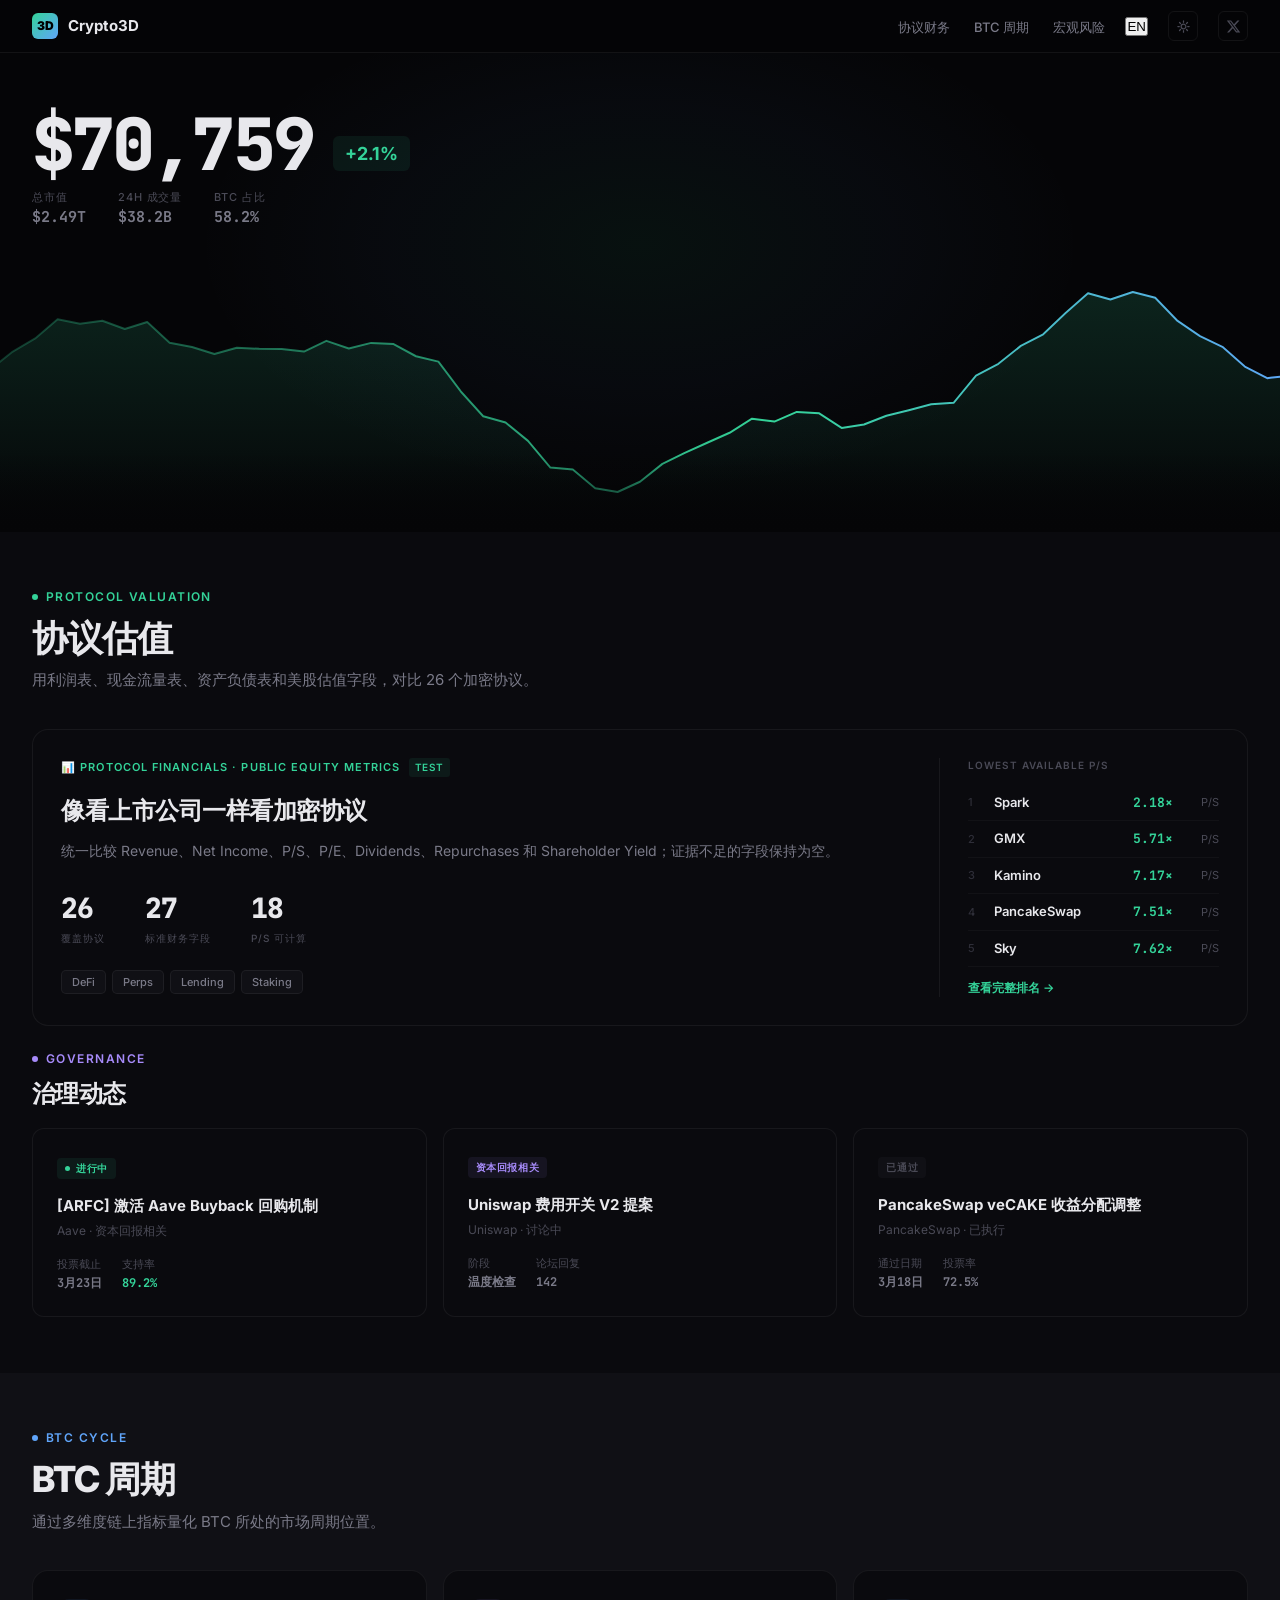
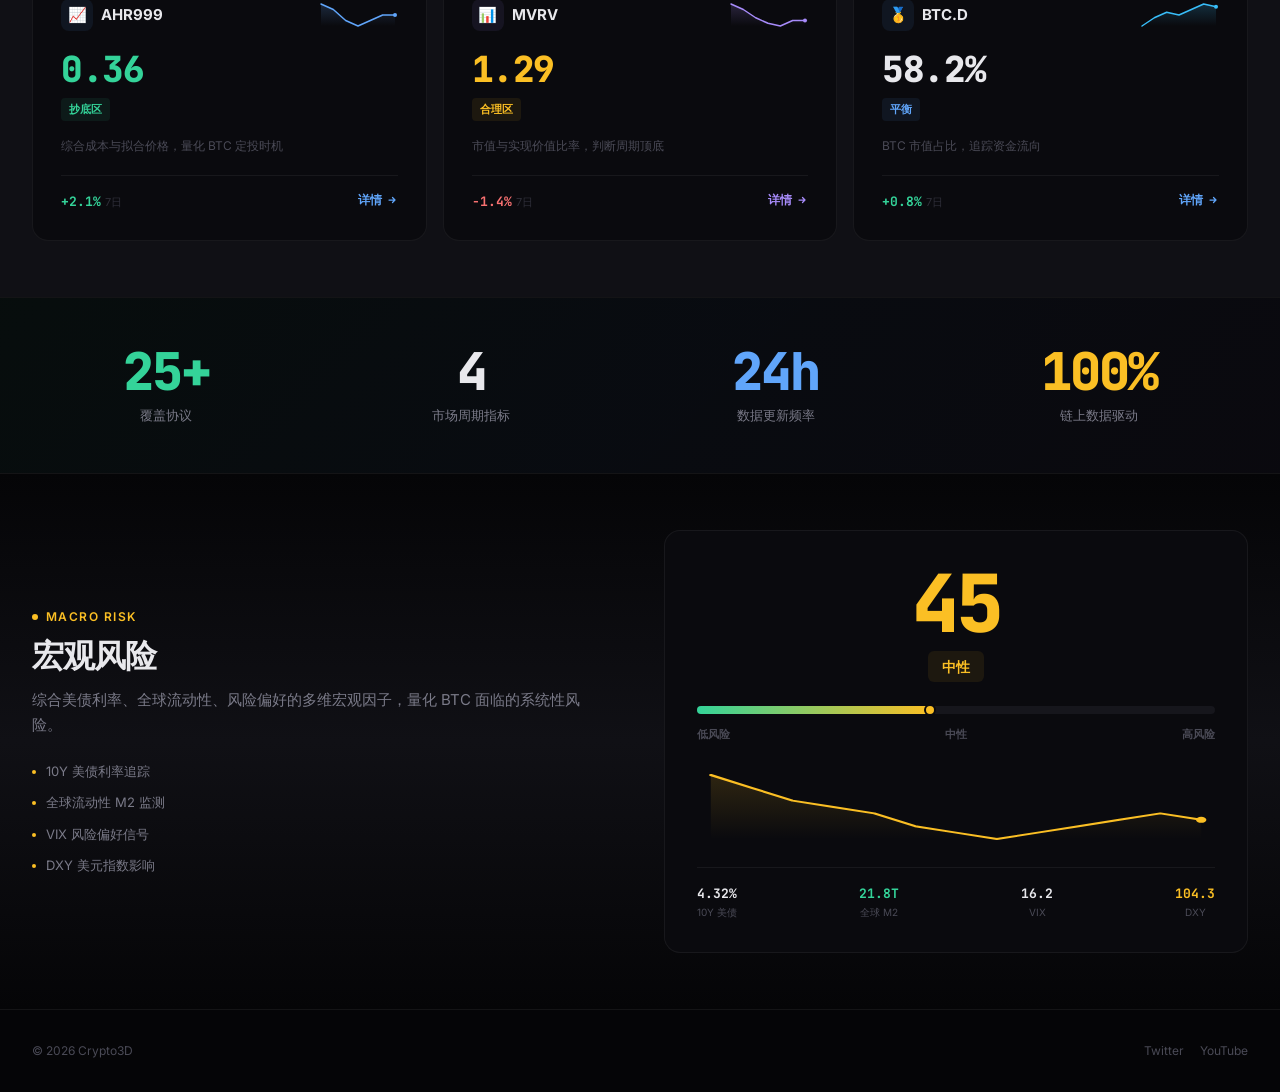
<file: index.html>
<!DOCTYPE html>
<html lang="zh-CN">
<head>
  <meta charset="UTF-8">
  <meta name="viewport" content="width=device-width, initial-scale=1.0">
  <title>Crypto3D — 加密数据站</title>
  <script>(function(){var t=localStorage.getItem('theme');if(t!=='dark')document.documentElement.setAttribute('data-theme','light')})()</script>
  <link rel="preconnect" href="https://fonts.googleapis.com">
  <link href="https://fonts.googleapis.com/css2?family=Inter:wght@400;500;600;700;800;900&family=JetBrains+Mono:wght@400;500;600;700&display=swap" rel="stylesheet">
  <style>
    :root {
      --bg-0: #050507;
      --bg-1: #0a0a0e;
      --bg-2: #101015;
      --bg-3: #16161c;
      --text-1: #e8e8ec;
      --text-2: #7a7a88;
      --text-3: #4a4a56;
      --text-4: #2e2e38;
      --border: rgba(255,255,255,0.06);
      --border-h: rgba(255,255,255,0.12);
      --green: #34d399;
      --green-d: rgba(52,211,153,0.08);
      --blue: #60a5fa;
      --blue-d: rgba(96,165,250,0.08);
      --purple: #a78bfa;
      --purple-d: rgba(167,139,250,0.08);
      --amber: #fbbf24;
      --amber-d: rgba(251,191,36,0.08);
      --red: #f87171;
      --header-bg: rgba(5,5,7,0.9);
      --glow-opacity: 1;
    }
    [data-theme="light"] {
      --bg-0: #fafafa;
      --bg-1: #ffffff;
      --bg-2: #f3f3f6;
      --bg-3: #eaeaef;
      --text-1: #111118;
      --text-2: #5a5a6e;
      --text-3: #9090a0;
      --text-4: #c0c0cc;
      --border: rgba(0,0,0,0.06);
      --border-h: rgba(0,0,0,0.12);
      --green: #059669;
      --green-d: rgba(5,150,105,0.06);
      --blue: #2563eb;
      --blue-d: rgba(37,99,235,0.06);
      --purple: #7c3aed;
      --purple-d: rgba(124,58,237,0.06);
      --amber: #d97706;
      --amber-d: rgba(217,119,6,0.06);
      --red: #dc2626;
      --header-bg: rgba(250,250,250,0.92);
      --glow-opacity: 0;
    }

    *,*::before,*::after{margin:0;padding:0;box-sizing:border-box}
    html{scroll-behavior:smooth;-webkit-font-smoothing:antialiased}
    body{font-family:'Inter',-apple-system,sans-serif;background:var(--bg-0);color:var(--text-1);line-height:1.5;overflow-x:hidden}
    a{color:inherit;text-decoration:none}
    .mono{font-family:'JetBrains Mono',monospace;font-variant-numeric:tabular-nums}

    /* ── HEADER ── */
    header{position:sticky;top:0;z-index:100;background:var(--header-bg);backdrop-filter:blur(20px) saturate(1.3);border-bottom:1px solid var(--border);transition:background .3s}
    .hd{max-width:1280px;margin:0 auto;padding:0 32px;height:52px;display:flex;align-items:center;justify-content:space-between}
    .logo{display:flex;align-items:center;gap:10px;font-size:15px;font-weight:700}
    .logo-m{width:26px;height:26px;border-radius:6px;background:linear-gradient(135deg,var(--green),var(--blue));display:flex;align-items:center;justify-content:center;font-size:12px;font-weight:900;color:#000}
    .hd-r{display:flex;align-items:center;gap:20px}
    .hd-nav{display:flex;gap:24px;list-style:none}
    .hd-nav a{font-size:13px;font-weight:500;color:var(--text-2);transition:color .15s}
    .hd-nav a:hover{color:var(--text-1)}
    .ib{width:30px;height:30px;border-radius:6px;border:1px solid var(--border);background:transparent;color:var(--text-3);cursor:pointer;display:flex;align-items:center;justify-content:center;transition:all .15s}
    .ib:hover{border-color:var(--border-h);color:var(--text-1)}
    .ib svg{width:15px;height:15px}
    .tt .sun{display:block}.tt .moon{display:none}
    [data-theme="light"] .tt .sun{display:none}
    [data-theme="light"] .tt .moon{display:block}
    @media(max-width:768px){.hd-nav{display:none}.hd{padding:0 20px}}

    /* ── HERO: Big chart + price ── */
    .hero{position:relative;overflow:hidden;padding:56px 0 0}
    .hero-inner{max-width:1280px;margin:0 auto;padding:0 32px;position:relative;z-index:2}

    /* Glow behind hero chart */
    .hero-glow{position:absolute;top:40%;left:50%;transform:translate(-50%,-50%);width:900px;height:500px;background:radial-gradient(ellipse,rgba(52,211,153,0.06) 0%,rgba(96,165,250,0.03) 40%,transparent 70%);pointer-events:none;opacity:var(--glow-opacity);transition:opacity .5s}

    .hero-top{display:flex;align-items:flex-end;gap:20px;margin-bottom:8px;flex-wrap:wrap}
    .hero-price{font-size:72px;font-weight:900;letter-spacing:-0.04em;line-height:1}
    .hero-change{font-size:18px;font-weight:700;padding:4px 12px;border-radius:6px;margin-bottom:10px}
    .hero-change.up{color:var(--green);background:var(--green-d)}
    .hero-change.down{color:var(--red);background:rgba(248,113,113,0.08)}
    .hero-meta{display:flex;gap:32px;margin-bottom:24px}
    .hero-meta-item{display:flex;flex-direction:column}
    .hero-meta-label{font-size:11px;font-weight:500;color:var(--text-3);text-transform:uppercase;letter-spacing:0.08em}
    .hero-meta-val{font-size:15px;font-weight:700;color:var(--text-2)}

    /* Large area chart */
    .hero-chart{position:relative;height:280px;margin:0 -32px;overflow:hidden}
    .hero-chart svg{display:block;width:100%;height:100%}

    /* Fade bottom of chart into bg */
    .hero-chart::after{content:'';position:absolute;bottom:0;left:0;right:0;height:80px;background:linear-gradient(to bottom,transparent,var(--bg-0));pointer-events:none}

    @media(max-width:768px){
      .hero{padding:48px 0 0}
      .hero-inner{padding:0 20px}
      .hero-price{font-size:44px}
      .hero-chart{height:200px;margin:0 -20px}
      .hero-meta{gap:20px;flex-wrap:wrap}
    }

    /* ── SECTION SYSTEM ── */
    .sec{max-width:1280px;margin:0 auto;padding:56px 32px}
    .sec-alt{background:var(--bg-1)}
    .sec-tinted{background:var(--bg-2)}
    [data-theme="light"] .sec-tinted{background:#eef0f5}
    .sec-dark{background:linear-gradient(180deg,var(--bg-0),var(--bg-2),var(--bg-0))}
    .sec-head{margin-bottom:36px}
    .sec-eyebrow{font-size:12px;font-weight:600;text-transform:uppercase;letter-spacing:0.12em;margin-bottom:12px;display:flex;align-items:center;gap:8px}
    .sec-eyebrow .dot{width:6px;height:6px;border-radius:50%}
    .sec-title{font-size:36px;font-weight:800;letter-spacing:-0.03em;line-height:1.15;margin-bottom:8px}
    .sec-desc{font-size:15px;color:var(--text-2);max-width:560px;line-height:1.7}
    @media(max-width:768px){
      .sec{padding:56px 20px}
      .sec-title{font-size:26px}
    }

    /* ── BENTO GRID ── */
    .bento{display:grid;grid-template-columns:repeat(12,1fr);gap:16px}
    @media(max-width:960px){.bento{grid-template-columns:1fr}}

    .bento-card{background:var(--bg-1);border:1px solid var(--border);border-radius:16px;padding:28px;position:relative;overflow:hidden;transition:border-color .2s,box-shadow .2s}
    .bento-card:hover{border-color:var(--border-h)}
    [data-theme="light"] .bento-card:hover{box-shadow:0 8px 32px rgba(0,0,0,0.06)}

    /* Gradient border glow on featured card */
    .bento-card.glow::before{content:'';position:absolute;inset:-1px;border-radius:17px;padding:1px;background:linear-gradient(135deg,var(--green),var(--blue),var(--purple));-webkit-mask:linear-gradient(#fff 0 0) content-box,linear-gradient(#fff 0 0);-webkit-mask-composite:xor;mask-composite:exclude;opacity:0;transition:opacity .3s;pointer-events:none}
    .bento-card.glow:hover::before{opacity:0.5}

    /* Spans */
    .b-full{grid-column:span 12}
    .b-8{grid-column:span 8}
    .b-6{grid-column:span 6}
    .b-4{grid-column:span 4}
    @media(max-width:960px){.b-8,.b-6,.b-4{grid-column:span 1}}

    /* ── TEV CARD (Featured, large) ── */
    .tev-inner{display:grid;grid-template-columns:1fr 280px;gap:32px}
    @media(max-width:960px){.tev-inner{grid-template-columns:1fr}}

    .tev-eyebrow{font-size:11px;font-weight:600;color:var(--green);text-transform:uppercase;letter-spacing:0.1em;margin-bottom:16px;display:flex;align-items:center;gap:8px}
    .tev-eyebrow .badge{padding:2px 6px;border-radius:3px;background:var(--green-d);font-size:10px;letter-spacing:0.05em}
    .tev-title{font-size:24px;font-weight:800;letter-spacing:-0.02em;margin-bottom:10px}
    .tev-desc{font-size:14px;color:var(--text-2);line-height:1.7;margin-bottom:24px}
    .tev-kpis{display:flex;gap:40px;margin-bottom:24px;flex-wrap:wrap}
    .tev-kpi-v{font-size:28px;font-weight:800;letter-spacing:-0.03em}
    .tev-kpi-l{font-size:10px;color:var(--text-3);text-transform:uppercase;letter-spacing:0.1em;font-weight:500;margin-top:2px}
    .tev-tags{display:flex;gap:6px;flex-wrap:wrap}
    .tev-tag{font-size:11px;font-weight:500;padding:3px 10px;border-radius:5px;background:var(--bg-2);color:var(--text-2);border:1px solid var(--border)}

    .tev-table{border-left:1px solid var(--border);padding-left:28px;display:flex;flex-direction:column}
    @media(max-width:960px){.tev-table{border-left:none;padding-left:0;border-top:1px solid var(--border);padding-top:20px}}
    .tev-table-head{font-size:10px;font-weight:600;color:var(--text-3);text-transform:uppercase;letter-spacing:0.1em;margin-bottom:12px}
    .tev-row{display:flex;align-items:center;gap:10px;padding:8px 0;border-bottom:1px solid rgba(255,255,255,0.03);font-size:13px}
    [data-theme="light"] .tev-row{border-bottom:1px solid rgba(0,0,0,0.03)}
    .tev-row:last-child{border-bottom:none}
    .tev-rank{width:16px;color:var(--text-4);font-size:11px;font-weight:500}
    .tev-proto{flex:1;font-weight:600}
    .tev-yield{font-weight:700;color:var(--green)}
    .tev-mech{font-size:11px;color:var(--text-3);width:36px;text-align:right}
    .tev-link{margin-top:auto;padding-top:12px;font-size:12px;font-weight:600;color:var(--green);display:flex;align-items:center;gap:4px}

    /* ── INDICATOR CARD ── */
    .ind-top{display:flex;align-items:center;justify-content:space-between;margin-bottom:20px}
    .ind-label{display:flex;align-items:center;gap:8px}
    .ind-icon{width:32px;height:32px;border-radius:8px;display:flex;align-items:center;justify-content:center;font-size:15px}
    .ind-name{font-size:15px;font-weight:700}
    .ind-spark{width:80px;height:28px}

    .ind-val{font-size:36px;font-weight:900;letter-spacing:-0.04em;line-height:1;margin-bottom:8px}
    .ind-zone{display:inline-block;font-size:11px;font-weight:700;padding:3px 8px;border-radius:4px;margin-bottom:16px}
    .ind-zone.g{color:var(--green);background:var(--green-d)}
    .ind-zone.y{color:var(--amber);background:var(--amber-d)}
    .ind-zone.r{color:var(--red);background:rgba(248,113,113,0.08)}
    .ind-zone.b{color:var(--blue);background:var(--blue-d)}

    .ind-desc{font-size:12px;color:var(--text-3);line-height:1.5;margin-bottom:20px}

    .ind-foot{display:flex;justify-content:space-between;align-items:center;padding-top:12px;border-top:1px solid var(--border)}
    .ind-chg{font-size:13px;font-weight:700}
    .ind-chg.up{color:var(--green)}.ind-chg.down{color:var(--red)}
    .ind-7d{font-size:11px;color:var(--text-4);margin-left:4px}
    .ind-act{font-size:12px;font-weight:600;display:flex;align-items:center;gap:4px;transition:gap .15s}
    .bento-card:hover .ind-act{gap:8px}
    .ind-act svg{width:12px;height:12px}

    /* ── WIDE STATS BAR (Stripe-inspired) ── */
    .stats-bar{padding:48px 0;position:relative;overflow:hidden;border-top:1px solid var(--border);border-bottom:1px solid var(--border)}
    .stats-bar-bg{position:absolute;inset:0;background:linear-gradient(135deg,rgba(52,211,153,0.04),rgba(96,165,250,0.04),rgba(167,139,250,0.03));opacity:var(--glow-opacity)}
    [data-theme="light"] .stats-bar{background:#e6e8ef;border-color:rgba(0,0,0,0.08)}
    .stats-bar-inner{max-width:1280px;margin:0 auto;padding:0 32px;display:flex;justify-content:space-around;gap:40px;position:relative;z-index:1;flex-wrap:wrap}
    .stat-item{text-align:center}
    .stat-num{font-size:52px;font-weight:900;letter-spacing:-0.04em;line-height:1}
    .stat-label{font-size:13px;color:var(--text-2);margin-top:8px;font-weight:500}
    @media(max-width:768px){
      .stats-bar{padding:40px 0}
      .stats-bar-inner{gap:24px}
      .stat-num{font-size:36px}
    }

    /* ── RISK SECTION (full-width gradient bg) ── */
    .risk-section{position:relative;overflow:hidden}
    .risk-gradient{position:absolute;inset:0;background:linear-gradient(180deg,var(--bg-0) 0%,var(--bg-2) 50%,var(--bg-0) 100%)}
    [data-theme="light"] .risk-gradient{background:linear-gradient(180deg,var(--bg-0) 0%,#e2e4ed 50%,var(--bg-0) 100%)}
    .risk-content{position:relative;z-index:1;max-width:1280px;margin:0 auto;padding:56px 32px;display:grid;grid-template-columns:1fr 1fr;gap:48px;align-items:center}
    @media(max-width:960px){.risk-content{grid-template-columns:1fr;gap:32px}}

    .risk-text .sec-eyebrow{color:var(--amber)}
    .risk-text .sec-title{font-size:32px;margin-bottom:12px}
    .risk-text .sec-desc{margin-bottom:24px}
    .risk-features{display:flex;flex-direction:column;gap:12px}
    .risk-feat{display:flex;align-items:center;gap:10px;font-size:13px;color:var(--text-2)}
    .risk-feat .dot{width:4px;height:4px;border-radius:50%;background:var(--amber);flex-shrink:0}

    .risk-viz{background:var(--bg-1);border:1px solid var(--border);border-radius:16px;padding:32px;text-align:center}
    .risk-val{font-size:80px;font-weight:900;letter-spacing:-0.05em;line-height:1;margin-bottom:8px}
    .risk-zone{display:inline-block;font-size:14px;font-weight:700;padding:5px 14px;border-radius:6px;margin-bottom:24px}

    /* Gauge bar */
    .gauge{height:8px;border-radius:4px;background:var(--bg-3);position:relative;margin-bottom:12px}
    .gauge-fill{height:100%;border-radius:4px;position:relative}
    .gauge-dot{position:absolute;right:-6px;top:50%;transform:translateY(-50%);width:12px;height:12px;border-radius:50%;border:2px solid var(--bg-1)}
    .gauge-labels{display:flex;justify-content:space-between;font-size:11px;font-weight:600;color:var(--text-3)}

    .risk-spark{margin-top:24px;height:80px}
    .risk-spark svg{display:block;width:100%;height:100%}

    /* ── GOVERNANCE SECTION (Linear tab-switch inspired) ── */
    .gov-section{position:relative;z-index:1}
    .gov-inner{max-width:1280px;margin:0 auto;padding:56px 32px}
    @media(max-width:768px){.gov-inner{padding:56px 20px}}

    .gov-grid{display:grid;grid-template-columns:repeat(3,1fr);gap:16px}
    @media(max-width:960px){.gov-grid{grid-template-columns:1fr}}

    .gov-card{background:var(--bg-1);border:1px solid var(--border);border-radius:12px;padding:24px;transition:border-color .2s,transform .2s;position:relative;overflow:hidden}
    .gov-card:hover{border-color:var(--border-h);transform:translateY(-2px)}
    [data-theme="light"] .gov-card:hover{box-shadow:0 8px 32px rgba(0,0,0,0.05)}

    .gov-card-status{display:inline-flex;align-items:center;gap:6px;font-size:10px;font-weight:700;padding:3px 8px;border-radius:4px;text-transform:uppercase;letter-spacing:0.06em;margin-bottom:16px}
    .gov-card-status.active{color:var(--green);background:var(--green-d)}
    .gov-card-status.active .pulse-dot{width:5px;height:5px;border-radius:50%;background:var(--green);animation:pulse 2s ease-in-out infinite}
    .gov-card-status.passed{color:var(--text-3);background:var(--bg-2)}
    .gov-card-status.tev{color:var(--purple);background:var(--purple-d)}

    @keyframes pulse{0%,100%{opacity:1;transform:scale(1)}50%{opacity:.5;transform:scale(.8)}}

    .gov-card-title{font-size:15px;font-weight:700;margin-bottom:6px;line-height:1.4}
    .gov-card-proto{font-size:12px;color:var(--text-3);margin-bottom:16px}
    .gov-card-meta{display:flex;gap:20px;font-size:12px;color:var(--text-2)}
    .gov-card-meta dt{color:var(--text-3);font-weight:500;font-size:11px;margin-bottom:2px}
    .gov-card-meta dd{font-weight:700}

    .gov-more{margin-top:24px;text-align:center}
    .gov-more a{font-size:13px;font-weight:600;color:var(--text-2);display:inline-flex;align-items:center;gap:4px;transition:color .15s,gap .15s}
    .gov-more a:hover{color:var(--text-1);gap:8px}
    .gov-more a svg{width:14px;height:14px}

    /* ── MICRO ANIMATIONS ── */
    .bento-card,.gov-card,.risk-viz{transition:border-color .25s cubic-bezier(.16,1,.3,1),transform .25s cubic-bezier(.16,1,.3,1),box-shadow .25s cubic-bezier(.16,1,.3,1)}

    /* ── FOOTER ── */
    footer{border-top:1px solid var(--border);padding:32px 0}
    .ft{max-width:1280px;margin:0 auto;padding:0 32px;display:flex;justify-content:space-between;align-items:center;font-size:12px;color:var(--text-3)}
    .ft-links{display:flex;gap:16px}
    .ft-links a{color:var(--text-3);transition:color .15s}
    .ft-links a:hover{color:var(--text-1)}
    @media(max-width:768px){.ft{flex-direction:column;gap:12px;text-align:center;padding:0 20px}}

    /* ── SCROLL REVEAL ── */
    .rv{opacity:0;transform:translateY(32px);transition:opacity .6s cubic-bezier(.16,1,.3,1),transform .6s cubic-bezier(.16,1,.3,1)}
    .rv.vis{opacity:1;transform:none}
    @media(prefers-reduced-motion:reduce){.rv{opacity:1;transform:none;transition:none}}
  </style>
</head>
<body>

<header>
  <div class="hd">
    <a href="./" class="logo"><div class="logo-m">3D</div>Crypto3D</a>
    <div class="hd-r">
      <nav><ul class="hd-nav"><li><a href="#fundamentals">协议财务</a></li><li><a href="#cycle">BTC 周期</a></li><li><a href="#risk">宏观风险</a></li></ul></nav>
      <button class="ib tt" id="tt" aria-label="切换主题">
        <svg class="moon" xmlns="http://www.w3.org/2000/svg" fill="none" viewBox="0 0 24 24" stroke="currentColor" stroke-width="2"><path stroke-linecap="round" stroke-linejoin="round" d="M21.752 15.002A9.718 9.718 0 0118 15.75c-5.385 0-9.75-4.365-9.75-9.75 0-1.33.266-2.597.748-3.752A9.753 9.753 0 003 11.25C3 16.635 7.365 21 12.75 21a9.753 9.753 0 009.002-5.998z"/></svg>
        <svg class="sun" xmlns="http://www.w3.org/2000/svg" fill="none" viewBox="0 0 24 24" stroke="currentColor" stroke-width="2"><path stroke-linecap="round" stroke-linejoin="round" d="M12 3v2.25m6.364.386l-1.591 1.591M21 12h-2.25m-.386 6.364l-1.591-1.591M12 18.75V21m-4.773-4.227l-1.591 1.591M5.25 12H3m4.227-4.773L5.636 5.636M15.75 12a3.75 3.75 0 11-7.5 0 3.75 3.75 0 017.5 0z"/></svg>
      </button>
      <a href="https://x.com/22333D" target="_blank" class="ib" aria-label="Twitter"><svg viewBox="0 0 24 24" fill="currentColor"><path d="M18.244 2.25h3.308l-7.227 8.26 8.502 11.24H16.17l-5.214-6.817L4.99 21.75H1.68l7.73-8.835L1.254 2.25H8.08l4.713 6.231zm-1.161 17.52h1.833L7.084 4.126H5.117z"/></svg></a>
    </div>
  </div>
</header>

<!-- ═══════════════════ HERO: BTC Price + Big Chart ═══════════════════ -->
<section class="hero">
  <div class="hero-glow"></div>
  <div class="hero-inner">
    <div class="hero-top rv">
      <span class="hero-price mono">$70,759</span>
      <span class="hero-change up">+2.1%</span>
    </div>
    <div class="hero-meta rv">
      <div class="hero-meta-item">
        <span class="hero-meta-label">总市值</span>
        <span class="hero-meta-val mono">$2.49T</span>
      </div>
      <div class="hero-meta-item">
        <span class="hero-meta-label">24h 成交量</span>
        <span class="hero-meta-val mono">$38.2B</span>
      </div>
      <div class="hero-meta-item">
        <span class="hero-meta-label">BTC 占比</span>
        <span class="hero-meta-val mono">58.2%</span>
      </div>

    </div>
  </div>
  <div class="hero-chart rv">
    <svg id="hero-svg" viewBox="0 0 1440 280" preserveAspectRatio="none"></svg>
  </div>
</section>

<!-- ═══════════════════ 区域1: TEV 业务线 ═══════════════════ -->
<section class="sec-alt" id="fundamentals">
  <div class="sec">
    <div class="sec-head rv">
      <div class="sec-eyebrow" style="color:var(--green)"><div class="dot" style="background:var(--green)"></div>Protocol Valuation</div>
      <h2 class="sec-title">协议估值</h2>
      <p class="sec-desc">用利润表、现金流量表、资产负债表和美股估值字段，对比 26 个加密协议。</p>
    </div>

    <!-- TEV 大卡片 -->
    <a href="./tev/" class="bento-card glow rv" style="display:block">
      <div class="tev-inner">
        <div>
          <div class="tev-eyebrow">📊 Protocol Financials · Public Equity Metrics <span class="badge">Test</span></div>
          <h3 class="tev-title">像看上市公司一样看加密协议</h3>
          <p class="tev-desc">统一比较 Revenue、Net Income、P/S、P/E、Dividends、Repurchases 和 Shareholder Yield；证据不足的字段保持为空。</p>
          <div class="tev-kpis">
            <div><div class="tev-kpi-v mono">26</div><div class="tev-kpi-l">覆盖协议</div></div>
            <div><div class="tev-kpi-v mono">27</div><div class="tev-kpi-l">标准财务字段</div></div>
            <div><div class="tev-kpi-v mono">18</div><div class="tev-kpi-l">P/S 可计算</div></div>
          </div>
          <div class="tev-tags"><span class="tev-tag">DeFi</span><span class="tev-tag">Perps</span><span class="tev-tag">Lending</span><span class="tev-tag">Staking</span></div>
        </div>
        <div class="tev-table">
          <div class="tev-table-head">Lowest Available P/S</div>
          <div class="tev-row"><span class="tev-rank">1</span><span class="tev-proto">Spark</span><span class="tev-yield mono">2.18×</span><span class="tev-mech">P/S</span></div>
          <div class="tev-row"><span class="tev-rank">2</span><span class="tev-proto">GMX</span><span class="tev-yield mono">5.71×</span><span class="tev-mech">P/S</span></div>
          <div class="tev-row"><span class="tev-rank">3</span><span class="tev-proto">Kamino</span><span class="tev-yield mono">7.17×</span><span class="tev-mech">P/S</span></div>
          <div class="tev-row"><span class="tev-rank">4</span><span class="tev-proto">PancakeSwap</span><span class="tev-yield mono">7.51×</span><span class="tev-mech">P/S</span></div>
          <div class="tev-row"><span class="tev-rank">5</span><span class="tev-proto">Sky</span><span class="tev-yield mono">7.62×</span><span class="tev-mech">P/S</span></div>
          <div class="tev-link">查看完整排名 →</div>
        </div>
      </div>
    </a>

    <!-- 治理动态（TEV 子板块） -->
    <div style="margin-top:24px">
      <div class="sec-head rv" style="margin-bottom:20px">
        <div class="sec-eyebrow" style="color:var(--purple)"><div class="dot" style="background:var(--purple)"></div>Governance</div>
        <h3 class="sec-title" style="font-size:24px">治理动态</h3>
      </div>
      <div class="gov-grid rv">
        <a href="./tev/governance/" class="gov-card">
          <div class="gov-card-status active"><div class="pulse-dot"></div>进行中</div>
          <div class="gov-card-title">[ARFC] 激活 Aave Buyback 回购机制</div>
          <div class="gov-card-proto">Aave · 资本回报相关</div>
          <div class="gov-card-meta">
            <dl><dt>投票截止</dt><dd class="mono">3月23日</dd></dl>
            <dl><dt>支持率</dt><dd class="mono" style="color:var(--green)">89.2%</dd></dl>
          </div>
        </a>
        <a href="./tev/governance/" class="gov-card">
          <div class="gov-card-status tev">资本回报相关</div>
          <div class="gov-card-title">Uniswap 费用开关 V2 提案</div>
          <div class="gov-card-proto">Uniswap · 讨论中</div>
          <div class="gov-card-meta">
            <dl><dt>阶段</dt><dd>温度检查</dd></dl>
            <dl><dt>论坛回复</dt><dd class="mono">142</dd></dl>
          </div>
        </a>
        <a href="./tev/governance/" class="gov-card">
          <div class="gov-card-status passed">已通过</div>
          <div class="gov-card-title">PancakeSwap veCAKE 收益分配调整</div>
          <div class="gov-card-proto">PancakeSwap · 已执行</div>
          <div class="gov-card-meta">
            <dl><dt>通过日期</dt><dd class="mono">3月18日</dd></dl>
            <dl><dt>投票率</dt><dd class="mono">72.5%</dd></dl>
          </div>
        </a>
      </div>
    </div>
  </div>
</section>

<!-- ═══════════════════ 区域2: BTC 周期指标 ═══════════════════ -->
<section id="cycle" class="sec-tinted">
  <div class="sec">
    <div class="sec-head">
      <div class="sec-eyebrow" style="color:var(--blue)"><div class="dot" style="background:var(--blue)"></div>BTC Cycle</div>
      <h2 class="sec-title">BTC 周期</h2>
      <p class="sec-desc">通过多维度链上指标量化 BTC 所处的市场周期位置。</p>
    </div>

    <div class="bento">
      <a href="./ahr999/" class="bento-card b-4">
        <div class="ind-top">
          <div class="ind-label"><div class="ind-icon" style="background:var(--blue-d)">📈</div><span class="ind-name">AHR999</span></div>
          <div class="ind-spark"><svg id="sp-a" width="80" height="28" viewBox="0 0 80 28"></svg></div>
        </div>
        <div class="ind-val mono" style="color:var(--green)">0.36</div>
        <div class="ind-zone g">抄底区</div>
        <p class="ind-desc">综合成本与拟合价格，量化 BTC 定投时机</p>
        <div class="ind-foot">
          <div><span class="ind-chg up mono">+2.1%</span><span class="ind-7d">7日</span></div>
          <span class="ind-act" style="color:var(--blue)">详情 <svg xmlns="http://www.w3.org/2000/svg" fill="none" viewBox="0 0 24 24" stroke="currentColor" stroke-width="2.5"><path stroke-linecap="round" stroke-linejoin="round" d="M13 7l5 5m0 0l-5 5m5-5H6"/></svg></span>
        </div>
      </a>

      <a href="./mvrv/" class="bento-card b-4">
        <div class="ind-top">
          <div class="ind-label"><div class="ind-icon" style="background:var(--purple-d)">📊</div><span class="ind-name">MVRV</span></div>
          <div class="ind-spark"><svg id="sp-m" width="80" height="28" viewBox="0 0 80 28"></svg></div>
        </div>
        <div class="ind-val mono" style="color:var(--amber)">1.29</div>
        <div class="ind-zone y">合理区</div>
        <p class="ind-desc">市值与实现价值比率，判断周期顶底</p>
        <div class="ind-foot">
          <div><span class="ind-chg down mono">-1.4%</span><span class="ind-7d">7日</span></div>
          <span class="ind-act" style="color:var(--purple)">详情 <svg xmlns="http://www.w3.org/2000/svg" fill="none" viewBox="0 0 24 24" stroke="currentColor" stroke-width="2.5"><path stroke-linecap="round" stroke-linejoin="round" d="M13 7l5 5m0 0l-5 5m5-5H6"/></svg></span>
        </div>
      </a>

      <a href="./btc-dominance/" class="bento-card b-4">
        <div class="ind-top">
          <div class="ind-label"><div class="ind-icon" style="background:var(--blue-d)">🥇</div><span class="ind-name">BTC.D</span></div>
          <div class="ind-spark"><svg id="sp-d" width="80" height="28" viewBox="0 0 80 28"></svg></div>
        </div>
        <div class="ind-val mono">58.2%</div>
        <div class="ind-zone b">平衡</div>
        <p class="ind-desc">BTC 市值占比，追踪资金流向</p>
        <div class="ind-foot">
          <div><span class="ind-chg up mono">+0.8%</span><span class="ind-7d">7日</span></div>
          <span class="ind-act" style="color:var(--blue)">详情 <svg xmlns="http://www.w3.org/2000/svg" fill="none" viewBox="0 0 24 24" stroke="currentColor" stroke-width="2.5"><path stroke-linecap="round" stroke-linejoin="round" d="M13 7l5 5m0 0l-5 5m5-5H6"/></svg></span>
        </div>
      </a>
    </div>
  </div>
</section>

<!-- ═══════════════════ STATS BAR (Stripe-inspired) ═══════════════════ -->
<div class="stats-bar">
  <div class="stats-bar-bg"></div>
  <div class="stats-bar-inner">
    <div class="stat-item"><div class="stat-num mono" style="color:var(--green)">25+</div><div class="stat-label">覆盖协议</div></div>
    <div class="stat-item"><div class="stat-num mono">4</div><div class="stat-label">市场周期指标</div></div>
    <div class="stat-item"><div class="stat-num mono" style="color:var(--blue)">24h</div><div class="stat-label">数据更新频率</div></div>
    <div class="stat-item"><div class="stat-num mono" style="color:var(--amber)">100%</div><div class="stat-label">链上数据驱动</div></div>
  </div>
</div>

<!-- ═══════════════════ MACRO RISK (Split layout + gradient bg) ═══════════════════ -->
<section class="risk-section" id="risk">
  <div class="risk-gradient"></div>
  <div class="risk-content">
    <div class="risk-text">
      <div class="sec-eyebrow" style="color:var(--amber)"><div class="dot" style="background:var(--amber)"></div>Macro Risk</div>
      <h2 class="sec-title">宏观风险</h2>
      <p class="sec-desc">综合美债利率、全球流动性、风险偏好的多维宏观因子，量化 BTC 面临的系统性风险。</p>
      <div class="risk-features">
        <div class="risk-feat"><div class="dot"></div>10Y 美债利率追踪</div>
        <div class="risk-feat"><div class="dot"></div>全球流动性 M2 监测</div>
        <div class="risk-feat"><div class="dot"></div>VIX 风险偏好信号</div>
        <div class="risk-feat"><div class="dot"></div>DXY 美元指数影响</div>
      </div>
    </div>
    <a href="./bmri/" class="risk-viz">
      <div class="risk-val mono" style="color:var(--amber)">45</div>
      <div class="risk-zone" style="color:var(--amber);background:var(--amber-d)">中性</div>
      <div class="gauge">
        <div class="gauge-fill" style="width:45%;background:linear-gradient(90deg,var(--green),var(--amber))">
          <div class="gauge-dot" style="background:var(--amber)"></div>
        </div>
      </div>
      <div class="gauge-labels"><span>低风险</span><span>中性</span><span>高风险</span></div>
      <div class="risk-spark"><svg id="sp-r" width="100%" height="80" viewBox="0 0 300 80" preserveAspectRatio="none"></svg></div>
      <div style="display:flex;justify-content:space-between;margin-top:20px;padding-top:16px;border-top:1px solid var(--border)">
        <div style="text-align:center"><div class="mono" style="font-size:13px;font-weight:700">4.32%</div><div style="font-size:10px;color:var(--text-3);margin-top:2px">10Y 美债</div></div>
        <div style="text-align:center"><div class="mono" style="font-size:13px;font-weight:700;color:var(--green)">21.8T</div><div style="font-size:10px;color:var(--text-3);margin-top:2px">全球 M2</div></div>
        <div style="text-align:center"><div class="mono" style="font-size:13px;font-weight:700">16.2</div><div style="font-size:10px;color:var(--text-3);margin-top:2px">VIX</div></div>
        <div style="text-align:center"><div class="mono" style="font-size:13px;font-weight:700;color:var(--amber)">104.3</div><div style="font-size:10px;color:var(--text-3);margin-top:2px">DXY</div></div>
      </div>
    </a>
  </div>
</section>



<footer>
  <div class="ft">
    <span>© 2026 Crypto3D</span>
    <div class="ft-links">
      <a href="https://x.com/22333D" target="_blank">Twitter</a>
      <a href="https://www.youtube.com/@Crypto36D" target="_blank">YouTube</a>
    </div>
  </div>
</footer>

<script>
/* Scroll reveal */
const io=new IntersectionObserver(es=>es.forEach(e=>{if(e.isIntersecting)e.target.classList.add('vis')}),{threshold:.08,rootMargin:'0px 0px -40px 0px'});
document.querySelectorAll('.rv').forEach((el,i)=>{el.style.transitionDelay=i*50+'ms';io.observe(el)});

/* Sparkline helper */
function sp(id,data,color){
  const s=document.getElementById(id);if(!s)return;
  const w=+s.getAttribute('width'),h=+s.getAttribute('height'),p=3;
  const mn=Math.min(...data),mx=Math.max(...data),r=mx-mn||1;
  const pts=data.map((v,i)=>[p+i/(data.length-1)*(w-p*2),h-p-(v-mn)/r*(h-p*2)]);
  const ln=pts.map(p=>p.join(',')).join(' '),la=pts[pts.length-1],g=id+'g';
  s.innerHTML=`<defs><linearGradient id="${g}" x1="0" y1="0" x2="0" y2="1"><stop offset="0%" stop-color="${color}" stop-opacity=".2"/><stop offset="100%" stop-color="${color}" stop-opacity="0"/></linearGradient></defs><polygon fill="url(#${g})" points="${p},${h-p} ${ln} ${w-p},${h-p}"/><polyline fill="none" stroke="${color}" stroke-width="1.5" stroke-linecap="round" stroke-linejoin="round" points="${ln}"/><circle cx="${la[0]}" cy="${la[1]}" r="2" fill="${color}"/>`;
}

/* Hero chart — large area chart */
(function(){
  const svg=document.getElementById('hero-svg');if(!svg)return;
  // 30-day BTC price simulation
  const base=68000,data=[];
  for(let i=0;i<60;i++){data.push(base+Math.sin(i*0.15)*2000+Math.sin(i*0.4)*800+Math.random()*500)}
  data.push(70759);
  const w=1440,h=280,p=0;
  const mn=Math.min(...data),mx=Math.max(...data),r=mx-mn||1;
  const pts=data.map((v,i)=>[i/(data.length-1)*w,h-40-(v-mn)/r*(h-80)]);
  const ln=pts.map(p=>p.join(',')).join(' ');
  const fill=ln+` ${w},${h} 0,${h}`;
  // Get CSS variable for green
  const cs=getComputedStyle(document.documentElement);
  svg.innerHTML=`
    <defs>
      <linearGradient id="hg" x1="0" y1="0" x2="0" y2="1">
        <stop offset="0%" stop-color="#34d399" stop-opacity=".15"/>
        <stop offset="100%" stop-color="#34d399" stop-opacity="0"/>
      </linearGradient>
      <linearGradient id="hl" x1="0" y1="0" x2="1" y2="0">
        <stop offset="0%" stop-color="#34d399" stop-opacity=".2"/>
        <stop offset="60%" stop-color="#34d399" stop-opacity="1"/>
        <stop offset="100%" stop-color="#60a5fa" stop-opacity="1"/>
      </linearGradient>
    </defs>
    <polygon fill="url(#hg)" points="${fill}"/>
    <polyline fill="none" stroke="url(#hl)" stroke-width="2" stroke-linecap="round" stroke-linejoin="round" points="${ln}"/>
    <circle cx="${pts[pts.length-1][0]}" cy="${pts[pts.length-1][1]}" r="4" fill="#60a5fa"/>
    <circle cx="${pts[pts.length-1][0]}" cy="${pts[pts.length-1][1]}" r="8" fill="#60a5fa" opacity=".15"/>
  `;
})();

sp('sp-a',[.38,.37,.35,.34,.35,.36,.36],'#60a5fa');
sp('sp-m',[1.35,1.33,1.30,1.28,1.27,1.29,1.29],'#a78bfa');
sp('sp-d',[57.5,57.8,58.0,57.9,58.1,58.3,58.2],'#38bdf8');

/* Risk sparkline */
(function(){
  const s=document.getElementById('sp-r');if(!s)return;
  const data=[52,50,48,47,46,44,43,42,43,44,45,46,45],w=300,h=80,p=8;
  const mn=Math.min(...data),mx=Math.max(...data),r=mx-mn||1;
  const pts=data.map((v,i)=>[p+i/(data.length-1)*(w-p*2),h-p-(v-mn)/r*(h-p*2)]);
  const ln=pts.map(p=>p.join(',')).join(' '),la=pts[pts.length-1];
  s.innerHTML=`<defs><linearGradient id="rg" x1="0" y1="0" x2="0" y2="1"><stop offset="0%" stop-color="#fbbf24" stop-opacity=".15"/><stop offset="100%" stop-color="#fbbf24" stop-opacity="0"/></linearGradient></defs><polygon fill="url(#rg)" points="${p},${h-p} ${ln} ${w-p},${h-p}"/><polyline fill="none" stroke="#fbbf24" stroke-width="2" stroke-linecap="round" stroke-linejoin="round" points="${ln}"/><circle cx="${la[0]}" cy="${la[1]}" r="3" fill="#fbbf24"/>`;
})();
</script>
<script src="./js/theme.js"></script>
<script src="./js/lang.js"></script>
</body>
</html>
<!-- cache-bust 1774095253 -->
</file>
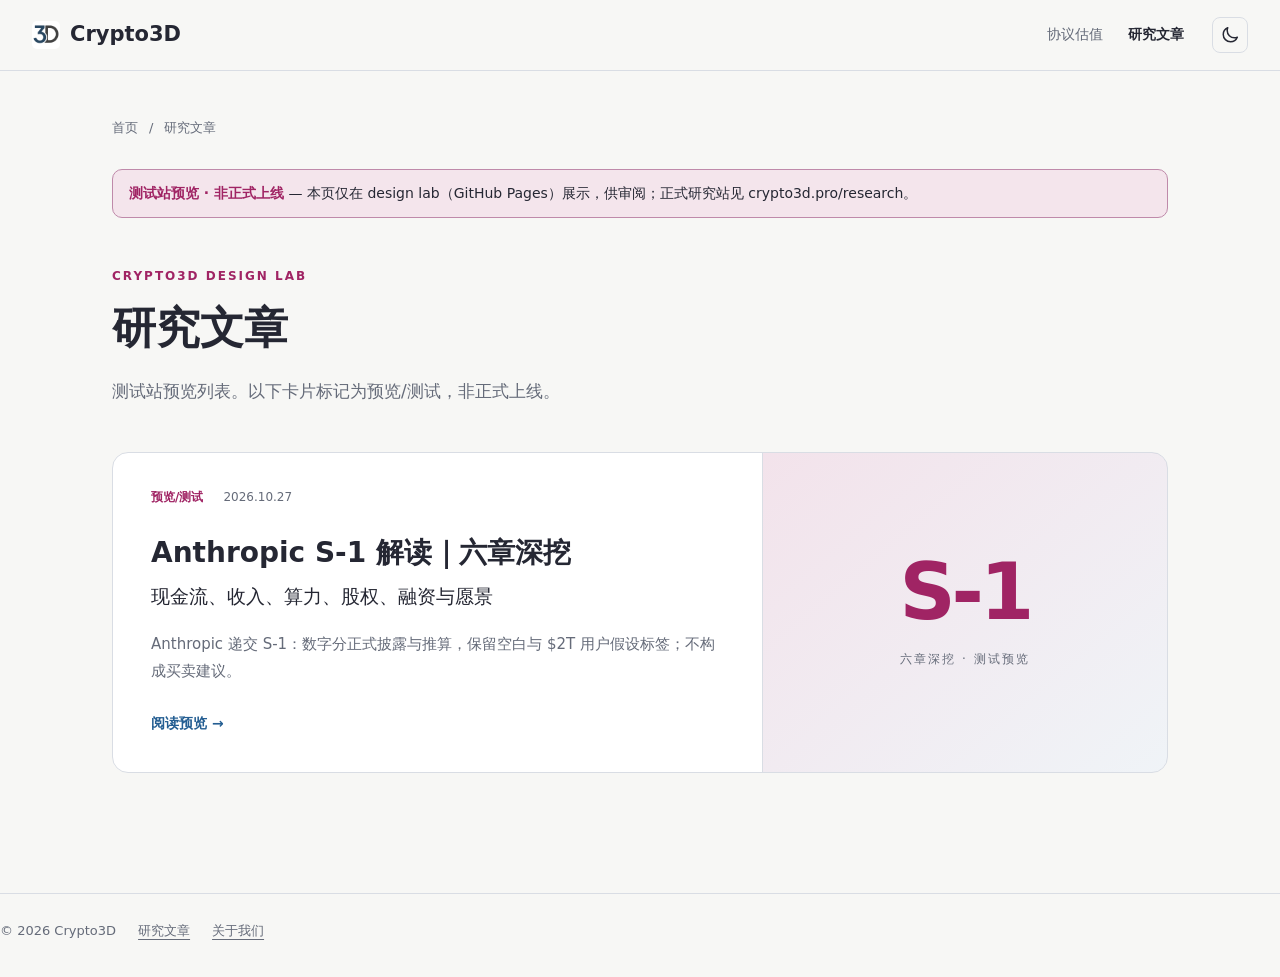
<file: research/index.html>
<!doctype html>
<html lang="zh-CN">
<head>
<meta charset="utf-8">
<meta name="viewport" content="width=device-width,initial-scale=1">
<title>研究文章（测试预览）| Crypto3D Design Lab</title>
<meta name="description" content="Crypto3D design lab 研究文章预览：非正式上线，供审阅。">
<link rel="icon" href="./shared-20261011/logo-3d-32.png">
<link rel="canonical" href="https://bitpickles.github.io/crypto3d-design-lab/research/">
<meta property="og:type" content="website">
<meta property="og:site_name" content="Crypto3D">
<meta property="og:locale" content="zh_CN">
<meta property="og:title" content="研究文章（测试预览）">
<meta property="og:description" content="Crypto3D design lab 研究文章预览：非正式上线，供审阅。">
<meta property="og:url" content="https://bitpickles.github.io/crypto3d-design-lab/research/">
<meta property="og:image" content="https://bitpickles.github.io/crypto3d-design-lab/research/anthropic-s1/assets/post-money-path.png">
<script>try{if(localStorage.getItem('theme')!=='dark')document.documentElement.setAttribute('data-theme','light')}catch(e){document.documentElement.setAttribute('data-theme','light')}</script>
<link rel="stylesheet" href="./shared-20261011/research.css">
<style>
.preview-banner{margin:0 0 28px;padding:12px 16px;border:1px solid color-mix(in srgb, var(--pink) 45%, var(--line));border-radius:10px;background:color-mix(in srgb, var(--pink) 12%, var(--panel));color:var(--ink);font-size:14px;line-height:1.6}
.preview-banner strong{color:var(--pink)}
</style>
</head>
<body>
<a class="skip-link" href="#content">跳至正文</a>
<header class="site-header">
  <div class="site-header-inner">
    <a class="site-brand" href="../"><img src="./shared-20261011/logo-3d.jpg" width="28" height="28" alt="">Crypto3D</a>
    <nav class="site-nav" aria-label="网站导航">
      <a href="https://crypto3d.pro/equity/">协议估值</a>
      <a href="./" aria-current="page">研究文章</a>
    </nav>
    <div class="hd-r"><button type="button" id="tt" aria-label="切换主题"></button></div>
  </div>
</header>
<main id="content" class="research-index">
  <nav class="breadcrumbs"><a href="../">首页</a><span>/</span><span>研究文章</span></nav>
  <div class="preview-banner" role="status"><strong>测试站预览 · 非正式上线</strong> — 本页仅在 design lab（GitHub Pages）展示，供审阅；正式研究站见 crypto3d.pro/research。</div>
  <div class="research-eyebrow">CRYPTO3D DESIGN LAB</div>
  <h1>研究文章</h1>
  <p class="research-intro">测试站预览列表。以下卡片标记为预览/测试，非正式上线。</p>

  <a class="research-card" href="./anthropic-s1/">
    <div class="research-card-copy">
      <div class="research-meta"><span>预览/测试</span><time datetime="2026-10-27">2026.10.27</time></div>
      <h2>Anthropic S-1 解读｜六章深挖</h2>
      <p class="research-subtitle">现金流、收入、算力、股权、融资与愿景</p>
      <p>Anthropic 递交 S-1：数字分正式披露与推算，保留空白与 $2T 用户假设标签；不构成买卖建议。</p>
      <span class="read-link">阅读预览 <span aria-hidden="true">→</span></span>
    </div>
    <div class="research-card-mark" aria-hidden="true"><span>S-1</span><small>六章深挖 · 测试预览</small></div>
  </a>
</main>
<footer class="site-footer">
  <span>© 2026 Crypto3D</span>
  <a href="./">研究文章</a>
  <a href="https://crypto3d.pro/about">关于我们</a>
</footer>
<script src="./shared-20261011/theme.js"></script>
</body>
</html>
</file>
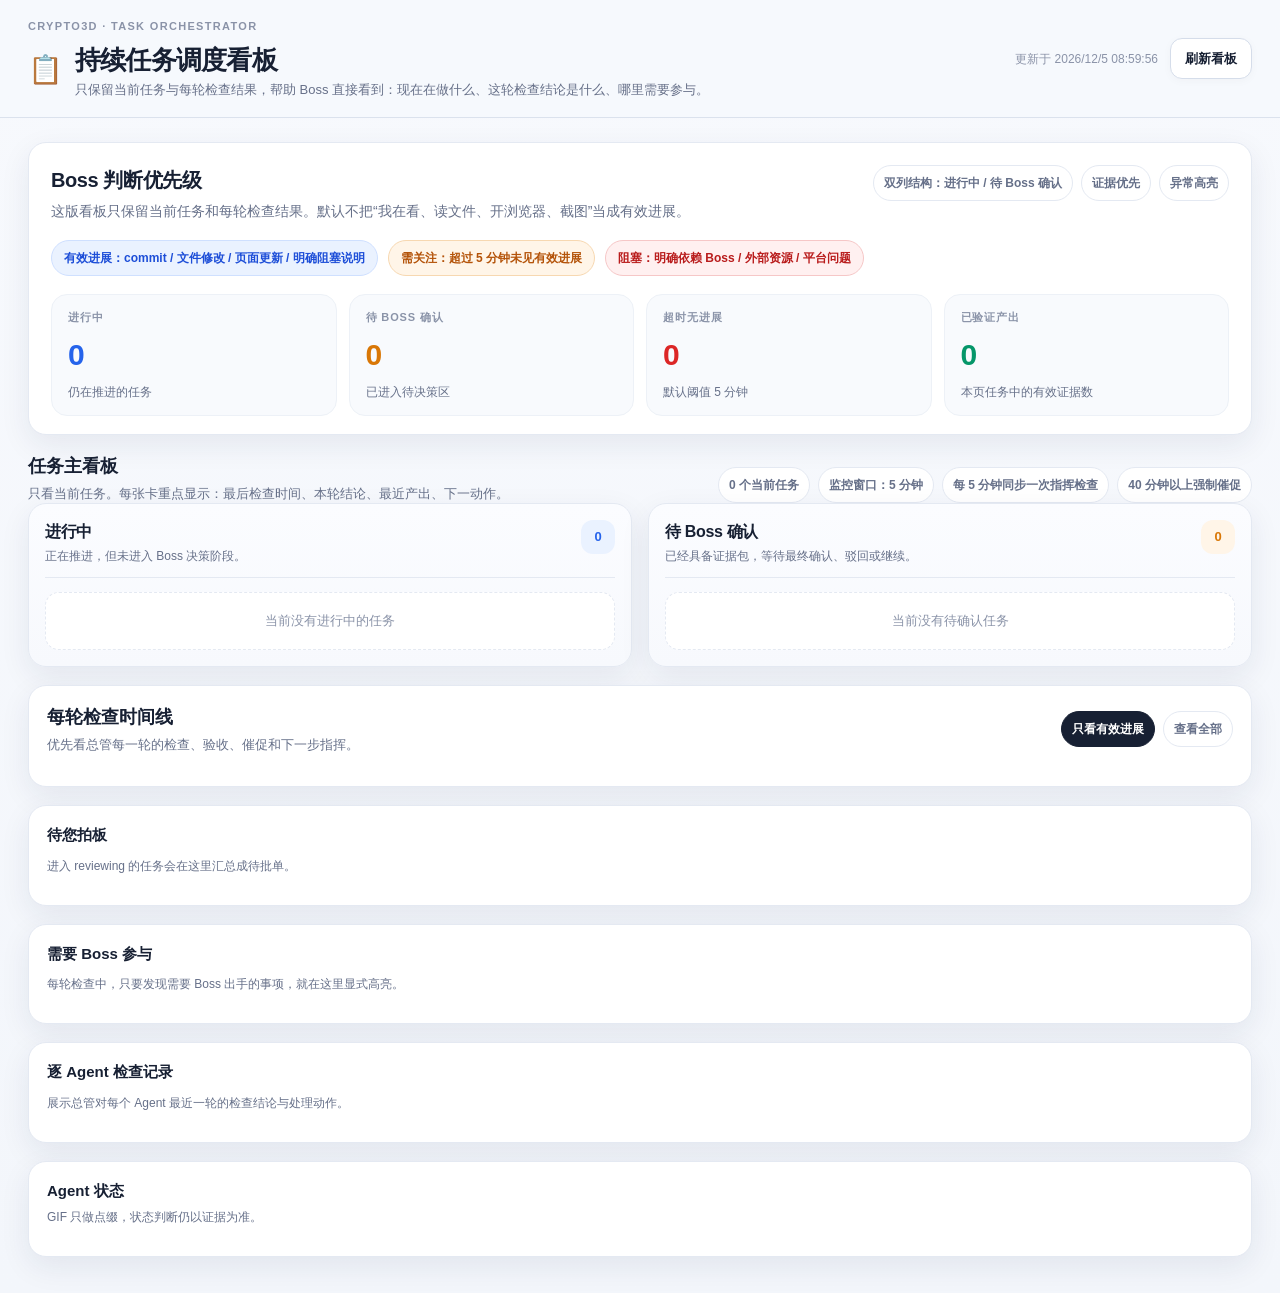
<file: tasks/index.html>
<!DOCTYPE html>
<html lang="zh-CN">
<head>
  <meta charset="UTF-8">
  <meta name="viewport" content="width=device-width, initial-scale=1.0">
  <title>任务调度看板 — Crypto3D</title>
  <style>
    :root{
      --bg:#f4f6fb;
      --panel:#ffffff;
      --panel-soft:#f8fafd;
      --line:#e4e9f2;
      --line-strong:#d5ddea;
      --text:#172033;
      --muted:#667089;
      --muted-2:#8a93a8;
      --blue:#2563eb;
      --blue-soft:#eaf2ff;
      --amber:#d97706;
      --amber-soft:#fff5e8;
      --green:#059669;
      --green-soft:#e9fbf5;
      --red:#dc2626;
      --red-soft:#fff0f0;
      --purple:#7c3aed;
      --purple-soft:#f3edff;
      --shadow:0 10px 30px rgba(25,40,72,.08);
      --radius:18px;
      --radius-sm:12px;
      --ease:cubic-bezier(.16,1,.3,1);
    }
    *{margin:0;padding:0;box-sizing:border-box}
    html{scroll-behavior:smooth}
    body{
      font-family:"Geist","DM Sans","PingFang SC","Microsoft YaHei",-apple-system,BlinkMacSystemFont,sans-serif;
      background:linear-gradient(180deg,#f7f9fd 0%,#f3f6fb 100%);
      color:var(--text);
      min-height:100vh;
      line-height:1.5;
    }
    a{color:var(--blue);text-decoration:none}
    a:hover{text-decoration:underline}
    button{font:inherit}

    .header{
      position:sticky;top:0;z-index:20;
      backdrop-filter:saturate(180%) blur(18px);
      background:rgba(247,249,253,.78);
      border-bottom:1px solid rgba(213,221,234,.8);
    }
    .header-inner{
      max-width:1560px;margin:0 auto;padding:18px 28px;
      display:flex;align-items:center;justify-content:space-between;gap:18px;
    }
    .header-left{display:flex;flex-direction:column;gap:6px}
    .eyebrow{font-size:11px;letter-spacing:.12em;text-transform:uppercase;color:var(--muted-2);font-weight:700}
    .header-title{display:flex;align-items:center;gap:12px}
    .header-title h1{font-size:26px;letter-spacing:-.03em}
    .header-sub{font-size:13px;color:var(--muted);max-width:760px}
    .header-actions{display:flex;align-items:center;gap:12px;flex-wrap:wrap;justify-content:flex-end}
    .last-update{font-size:12px;color:var(--muted-2)}
    .refresh{
      border:1px solid var(--line-strong);background:#fff;color:var(--text);
      padding:10px 14px;border-radius:12px;cursor:pointer;font-size:13px;font-weight:600;
      transition:all .18s var(--ease);box-shadow:0 2px 10px rgba(17,24,39,.03);
    }
    .refresh:hover{border-color:#b9c7dd;transform:translateY(-1px)}

    .page{max-width:1560px;margin:0 auto;padding:24px 28px 36px}

    .hero{
      display:grid;grid-template-columns:1.35fr .9fr;gap:18px;margin-bottom:18px;
    }
    .hero-card,.principle-card,.summary-card,.kanban-col,.rail-card,.timeline-card,.agent-card{
      background:var(--panel);border:1px solid var(--line);border-radius:var(--radius);box-shadow:var(--shadow);
    }
    .hero-card{padding:22px 22px 18px}
    .hero-top{display:flex;justify-content:space-between;gap:20px;align-items:flex-start}
    .hero-top h2{font-size:20px;letter-spacing:-.02em;margin-bottom:6px}
    .hero-top p{font-size:14px;color:var(--muted);max-width:720px}
    .decision-rules{margin-top:18px;display:flex;flex-wrap:wrap;gap:10px}
    .rule-pill{
      font-size:12px;font-weight:700;padding:8px 12px;border-radius:999px;border:1px solid;
      background:#fff;
    }
    .rule-pill.blue{color:#1d4ed8;background:var(--blue-soft);border-color:#cfe0ff}
    .rule-pill.amber{color:#b45309;background:var(--amber-soft);border-color:#f7d8b1}
    .rule-pill.red{color:#b91c1c;background:var(--red-soft);border-color:#f6c7c7}
    .hero-bottom{margin-top:18px;display:grid;grid-template-columns:repeat(4,1fr);gap:12px}
    .metric-box{padding:14px 16px;background:var(--panel-soft);border:1px solid #edf1f7;border-radius:16px}
    .metric-label{font-size:11px;color:var(--muted-2);text-transform:uppercase;letter-spacing:.08em;font-weight:700;margin-bottom:6px}
    .metric-value{font-size:30px;font-weight:800;letter-spacing:-.04em}
    .metric-value.blue{color:var(--blue)}
    .metric-value.amber{color:var(--amber)}
    .metric-value.green{color:var(--green)}
    .metric-value.red{color:var(--red)}
    .metric-foot{font-size:12px;color:var(--muted);margin-top:6px}

    .summary-card{padding:20px}
    .summary-card h3{font-size:15px;margin-bottom:10px}
    .summary-card p{font-size:13px;color:var(--muted);margin-bottom:14px}
    .summary-list{display:flex;flex-direction:column;gap:10px}
    .summary-item{padding:12px 14px;border-radius:14px;border:1px solid var(--line);background:var(--panel-soft)}
    .summary-item strong{display:block;font-size:13px;margin-bottom:3px}
    .summary-item span{font-size:12px;color:var(--muted)}

    .main-grid{display:grid;grid-template-columns:minmax(0,1fr) 360px;gap:18px;align-items:start}
    .left-col{display:flex;flex-direction:column;gap:18px}

    .principle-card{padding:18px 20px}
    .principle-grid{display:grid;grid-template-columns:repeat(3,1fr);gap:12px}
    .principle{padding:14px;border-radius:14px;background:var(--panel-soft);border:1px solid #edf1f7}
    .principle .kicker{font-size:10px;text-transform:uppercase;letter-spacing:.08em;color:var(--muted-2);font-weight:700;margin-bottom:6px}
    .principle .title{font-size:14px;font-weight:700;margin-bottom:4px}
    .principle .desc{font-size:12px;color:var(--muted)}

    .kanban-head{display:flex;align-items:end;justify-content:space-between;gap:14px}
    .kanban-title h2{font-size:18px;margin-bottom:4px}
    .kanban-title p{font-size:13px;color:var(--muted)}
    .board-chip-row{display:flex;gap:8px;flex-wrap:wrap}
    .board-chip{padding:8px 10px;border-radius:999px;background:#fff;border:1px solid var(--line);font-size:12px;color:var(--muted);font-weight:700}

    .kanban-grid{display:grid;grid-template-columns:repeat(2,minmax(0,1fr));gap:16px}
    .kanban-col{padding:16px;background:linear-gradient(180deg,#fbfcff 0%,#f7f9fd 100%)}
    .col-head{display:flex;align-items:flex-start;justify-content:space-between;gap:12px;padding-bottom:12px;border-bottom:1px solid var(--line)}
    .col-head h3{font-size:16px;letter-spacing:-.02em}
    .col-head p{font-size:12px;color:var(--muted);margin-top:3px}
    .col-count{min-width:34px;height:34px;border-radius:12px;display:flex;align-items:center;justify-content:center;font-size:13px;font-weight:800}
    .col-count.progress{background:var(--blue-soft);color:var(--blue)}
    .col-count.review{background:var(--amber-soft);color:var(--amber)}
    .task-list{margin-top:14px;display:flex;flex-direction:column;gap:12px}

    .task-card{
      background:#fff;border:1px solid var(--line);border-radius:16px;padding:16px;
      transition:transform .18s var(--ease), box-shadow .18s var(--ease), border-color .18s var(--ease);
      position:relative;overflow:hidden;
    }
    .task-card:hover{transform:translateY(-2px);box-shadow:0 12px 30px rgba(26,44,84,.08)}
    .task-card.risk-attention{border-color:#f0bf67;background:linear-gradient(180deg,#fffdfa 0%,#fff 100%)}
    .task-card.risk-blocked{border-color:#f0aaaa;background:linear-gradient(180deg,#fff8f8 0%,#fff 100%)}
    .task-card.risk-review{border-color:#d9c4ff;background:linear-gradient(180deg,#fcfaff 0%,#fff 100%)}
    .task-top{display:flex;align-items:flex-start;justify-content:space-between;gap:12px;margin-bottom:10px}
    .task-code{font-family:ui-monospace,SFMono-Regular,Menlo,Monaco,Consolas,monospace;font-size:11px;color:var(--muted-2);font-weight:700}
    .task-name{font-size:17px;font-weight:800;letter-spacing:-.02em;margin-top:3px}
    .task-desc{font-size:13px;color:var(--muted);margin-top:8px}
    .task-badges{display:flex;gap:8px;flex-wrap:wrap;justify-content:flex-end}
    .badge{font-size:11px;padding:7px 10px;border-radius:999px;font-weight:800;border:1px solid}
    .badge.blue{background:var(--blue-soft);color:var(--blue);border-color:#cfe0ff}
    .badge.amber{background:var(--amber-soft);color:var(--amber);border-color:#f7d8b1}
    .badge.red{background:var(--red-soft);color:var(--red);border-color:#f6c7c7}
    .badge.green{background:var(--green-soft);color:var(--green);border-color:#b9eddc}
    .badge.purple{background:var(--purple-soft);color:var(--purple);border-color:#dbcafc}
    .task-meta{display:flex;flex-wrap:wrap;gap:8px;margin-top:12px}
    .meta-pill{font-size:11px;padding:7px 10px;border-radius:999px;background:#f6f8fc;color:#44506a;border:1px solid #e7edf7;font-weight:700}

    .proof-grid{display:grid;grid-template-columns:1.05fr .95fr;gap:12px;margin-top:14px}
    .section-box{padding:13px 14px;border-radius:14px;background:var(--panel-soft);border:1px solid #edf1f7;min-height:100%}
    .section-label{font-size:10px;text-transform:uppercase;letter-spacing:.08em;color:var(--muted-2);font-weight:800;margin-bottom:8px}
    .section-title{font-size:13px;font-weight:800;margin-bottom:6px}
    .section-text{font-size:12px;color:var(--muted);word-break:break-word}
    .section-text .link-list a{display:block;margin-top:6px}
    .section-empty{font-size:12px;color:var(--muted-2)}

    .task-footer{display:grid;grid-template-columns:1fr 1fr;gap:12px;margin-top:12px}
    .criteria{font-size:12px;color:var(--muted)}
    .criteria strong{display:block;color:var(--text);margin-bottom:5px;font-size:12px}

    .rail{display:flex;flex-direction:column;gap:18px}
    .rail-card{padding:18px}
    .rail-card h3{font-size:15px;margin-bottom:12px}
    .rail-note{font-size:12px;color:var(--muted);margin-top:-2px;margin-bottom:12px}

    .attention-list,.evidence-list,.decision-list{display:flex;flex-direction:column;gap:10px}
    .attention-item,.evidence-item,.decision-item{
      padding:12px 13px;border-radius:14px;border:1px solid var(--line);background:var(--panel-soft);
    }
    .attention-item.red{background:var(--red-soft);border-color:#f5c5c5}
    .attention-item.amber{background:var(--amber-soft);border-color:#f2d5a8}
    .attention-item .title,.decision-item .title,.evidence-item .title{font-size:13px;font-weight:800;margin-bottom:4px}
    .attention-item .meta,.decision-item .meta,.evidence-item .meta{font-size:12px;color:var(--muted)}

    .signal-row{display:flex;align-items:center;justify-content:space-between;gap:10px;padding:10px 0;border-bottom:1px solid #edf1f7}
    .signal-row:last-child{border-bottom:none;padding-bottom:0}
    .signal-row:first-child{padding-top:0}
    .signal-name{font-size:13px;font-weight:700}
    .signal-desc{font-size:12px;color:var(--muted)}
    .signal-tag{font-size:11px;font-weight:800;padding:6px 8px;border-radius:999px}
    .signal-tag.green{background:var(--green-soft);color:var(--green)}
    .signal-tag.amber{background:var(--amber-soft);color:var(--amber)}
    .signal-tag.red{background:var(--red-soft);color:var(--red)}

    .agent-card h3{margin-bottom:8px}
    .agent-list{display:flex;flex-direction:column;gap:10px}
    .agent-item{display:grid;grid-template-columns:52px 1fr auto;gap:10px;align-items:center;padding:10px 0;border-bottom:1px solid #edf1f7}
    .agent-item:last-child{border-bottom:none;padding-bottom:0}
    .agent-item:first-child{padding-top:0}
    .agent-avatar{width:52px;height:52px;border-radius:14px;display:flex;align-items:center;justify-content:center;overflow:hidden;border:1px solid var(--line)}
    .agent-avatar.idle{background:#f5f7fb}
    .agent-avatar.working{background:#eef5ff}
    .agent-avatar.busy{background:#fff4df}
    .agent-avatar.commanding{background:#f3edff}
    .agent-gif{width:46px;height:46px;object-fit:cover;border-radius:12px}
    .agent-name{font-size:14px;font-weight:800}
    .agent-status{font-size:12px;color:var(--muted);margin-top:3px}
    .agent-dot{width:10px;height:10px;border-radius:50%}
    .agent-dot.idle{background:#c7d0df}
    .agent-dot.working{background:var(--blue);box-shadow:0 0 0 6px rgba(37,99,235,.12)}
    .agent-dot.busy{background:var(--amber);box-shadow:0 0 0 6px rgba(217,119,6,.12)}
    .agent-dot.commanding{background:var(--purple);box-shadow:0 0 0 6px rgba(124,58,237,.12)}

    .timeline-card{padding:18px}
    .timeline-head{display:flex;justify-content:space-between;gap:12px;align-items:center;margin-bottom:14px}
    .timeline-head h2{font-size:18px}
    .timeline-head p{font-size:13px;color:var(--muted);margin-top:4px}
    .timeline-controls{display:flex;gap:8px;flex-wrap:wrap}
    .filter-btn{
      border:1px solid var(--line);background:#fff;padding:8px 10px;border-radius:999px;cursor:pointer;
      font-size:12px;font-weight:700;color:var(--muted);transition:all .16s var(--ease)
    }
    .filter-btn.active{background:var(--text);color:#fff;border-color:var(--text)}
    .timeline{position:relative;padding-left:24px}
    .timeline::before{content:"";position:absolute;left:7px;top:6px;bottom:4px;width:2px;background:#dde5f1}
    .tl-item{position:relative;padding:0 0 14px 18px}
    .tl-item::before{content:"";position:absolute;left:-2px;top:4px;width:12px;height:12px;border-radius:50%;border:2px solid;background:#fff}
    .tl-item.created::before{border-color:#94a3b8;background:#f8fafc}
    .tl-item.progress::before{border-color:var(--blue);background:#eaf2ff}
    .tl-item.check::before{border-color:var(--amber);background:#fff6e8}
    .tl-item.done::before{border-color:var(--green);background:#ecfdf5}
    .tl-item.alert::before{border-color:var(--red);background:#fff1f2}
    .tl-time{font-size:11px;color:var(--muted-2);font-family:ui-monospace,SFMono-Regular,Menlo,Monaco,Consolas,monospace}
    .tl-text{font-size:13px;color:#2a3449;margin-top:4px}
    .tl-text strong{font-weight:800}
    .tl-text .tl-agent{font-weight:800;color:var(--purple)}
    .tl-text .tl-task{color:var(--blue);font-weight:800}

    .empty{padding:18px 12px;text-align:center;color:var(--muted-2);font-size:13px;border:1px dashed var(--line);border-radius:14px;background:#fff}

    @media (max-width:1280px){
      .main-grid{grid-template-columns:1fr}
      .hero{grid-template-columns:1fr}
      .proof-grid,.task-footer,.principle-grid{grid-template-columns:1fr}
    }
    @media (max-width:900px){
      .page,.header-inner{padding-left:16px;padding-right:16px}
      .hero-bottom,.kanban-grid{grid-template-columns:1fr 1fr}
    }
    @media (max-width:700px){
      .header-inner,.hero-top,.timeline-head,.kanban-head{flex-direction:column;align-items:flex-start}
      .hero-bottom,.kanban-grid{grid-template-columns:1fr}
      .header-title h1{font-size:22px}
    }
    @media (prefers-reduced-motion:reduce){
      *,*::before,*::after{animation:none!important;transition:none!important;scroll-behavior:auto!important}
    }
  </style>
</head>
<body>
  <header class="header">
    <div class="header-inner">
      <div class="header-left">
        <div class="eyebrow">Crypto3D · Task Orchestrator</div>
        <div class="header-title">
          <span style="font-size:28px">📋</span>
          <div>
            <h1>持续任务调度看板</h1>
            <div class="header-sub">只保留当前任务与每轮检查结果，帮助 Boss 直接看到：现在在做什么、这轮检查结论是什么、哪里需要参与。</div>
          </div>
        </div>
      </div>
      <div class="header-actions">
        <div class="last-update" id="lastUpdate">加载中...</div>
        <button class="refresh" onclick="loadData()">刷新看板</button>
      </div>
    </div>
  </header>

  <main class="page">
    <section class="hero">
      <div class="hero-card">
        <div class="hero-top">
          <div>
            <h2>Boss 判断优先级</h2>
            <p>这版看板只保留当前任务和每轮检查结果。默认不把“我在看、读文件、开浏览器、截图”当成有效进展。</p>
          </div>
          <div class="board-chip-row">
            <div class="board-chip">双列结构：进行中 / 待 Boss 确认</div>
            <div class="board-chip">证据优先</div>
            <div class="board-chip">异常高亮</div>
          </div>
        </div>
        <div class="decision-rules">
          <div class="rule-pill blue">有效进展：commit / 文件修改 / 页面更新 / 明确阻塞说明</div>
          <div class="rule-pill amber">需关注：超过 5 分钟未见有效进展</div>
          <div class="rule-pill red">阻塞：明确依赖 Boss / 外部资源 / 平台问题</div>
        </div>
        <div class="hero-bottom">
          <div class="metric-box">
            <div class="metric-label">进行中</div>
            <div class="metric-value blue" id="statInProgress">-</div>
            <div class="metric-foot">仍在推进的任务</div>
          </div>
          <div class="metric-box">
            <div class="metric-label">待 Boss 确认</div>
            <div class="metric-value amber" id="statReview">-</div>
            <div class="metric-foot">已进入待决策区</div>
          </div>
          <div class="metric-box">
            <div class="metric-label">超时无进展</div>
            <div class="metric-value red" id="statStale">-</div>
            <div class="metric-foot">默认阈值 5 分钟</div>
          </div>
          <div class="metric-box">
            <div class="metric-label">已验证产出</div>
            <div class="metric-value green" id="statEvidence">-</div>
            <div class="metric-foot">本页任务中的有效证据数</div>
          </div>
        </div>
      </div>

      
    </section>

    <div class="main-grid">
      <div class="left-col">
        

        <section>
          <div class="kanban-head">
            <div class="kanban-title">
              <h2>任务主看板</h2>
              <p>只看当前任务。每张卡重点显示：最后检查时间、本轮结论、最近产出、下一动作。</p>
            </div>
            <div class="board-chip-row">
              <div class="board-chip" id="boardSummaryChip">0 个任务</div>
              <div class="board-chip">监控窗口：5 分钟</div>
                <div class="board-chip">每 5 分钟同步一次指挥检查</div>
              <div class="board-chip">40 分钟以上强制催促</div>
            </div>
          </div>
          <div class="kanban-grid">
            <section class="kanban-col">
              <div class="col-head">
                <div>
                  <h3>进行中</h3>
                  <p>正在推进，但未进入 Boss 决策阶段。</p>
                </div>
                <div class="col-count progress" id="countProgress">0</div>
              </div>
              <div class="task-list" id="colProgress"></div>
            </section>
            <section class="kanban-col">
              <div class="col-head">
                <div>
                  <h3>待 Boss 确认</h3>
                  <p>已经具备证据包，等待最终确认、驳回或继续。</p>
                </div>
                <div class="col-count review" id="countReview">0</div>
              </div>
              <div class="task-list" id="colReview"></div>
            </section>
          </div>
        </section>

        <section class="timeline-card">
          <div class="timeline-head">
            <div>
              <h2>每轮检查时间线</h2>
              <p>优先看总管每一轮的检查、验收、催促和下一步指挥。</p>
            </div>
            <div class="timeline-controls">
              <button class="filter-btn active" data-filter="meaningful">只看有效进展</button>
              <button class="filter-btn" data-filter="all">查看全部</button>
            </div>
          </div>
          <div class="timeline" id="timeline"></div>
        </section>
      </div>

      <aside class="rail">
        

        

        <section class="rail-card">
          <h3>待您拍板</h3>
          <div class="rail-note">进入 reviewing 的任务会在这里汇总成待批单。</div>
          <div class="decision-list" id="decisionList"></div>
        </section>

        <section class="rail-card">
          <h3>需要 Boss 参与</h3>
          <div class="rail-note">每轮检查中，只要发现需要 Boss 出手的事项，就在这里显式高亮。</div>
          <div class="decision-list" id="bossActionList"></div>
        </section>

        <section class="rail-card">
          <h3>逐 Agent 检查记录</h3>
          <div class="rail-note">展示总管对每个 Agent 最近一轮的检查结论与处理动作。</div>
          <div class="decision-list" id="agentCheckList"></div>
        </section>

        

        <section class="rail-card agent-card">
          <h3>Agent 状态</h3>
          <div class="rail-note">GIF 只做点缀，状态判断仍以证据为准。</div>
          <div class="agent-list" id="agentStatus"></div>
        </section>
      </aside>
    </div>
  </main>

  <script>
    const AGENTS = [
      { id: 'main', name: '总管', emoji: '🎯', role: 'cmd' },
      { id: 'researcher', name: '研究员', emoji: '🔍', role: 'cmd' },
      { id: 'operator', name: '运营', emoji: '📡', role: 'cmd' },
      { id: 'designer', name: '设计师', emoji: '🎨', role: 'exec' },
      { id: 'engineer', name: '工程师1', emoji: '⚙️', role: 'exec' },
      { id: 'engineer2', name: '工程师2', emoji: '🛠️', role: 'exec' },
      { id: 'boss', name: 'Boss', emoji: '👤', role: 'boss' },
    ];

    const AGENT_NAMES = {};
    AGENTS.forEach(a => AGENT_NAMES[a.id] = `${a.emoji} ${a.name}`);

    const STATUS_GIFS = {
      idle: './img/idle.gif',
      working: './img/working.gif',
      busy: './img/busy.gif',
      commanding: './img/commanding.gif',
    };

    const STALE_MINUTES = 5;
    let CURRENT_TIMELINE_FILTER = 'meaningful';

    function timeAgo(dateStr) {
      if (!dateStr) return '未知';
      const diff = Math.floor((Date.now() - new Date(dateStr).getTime()) / 1000);
      if (diff < 60) return '刚才';
      if (diff < 3600) return Math.floor(diff / 60) + ' 分钟前';
      if (diff < 86400) return Math.floor(diff / 3600) + ' 小时前';
      return Math.floor(diff / 86400) + ' 天前';
    }

    function minutesSince(dateStr) {
      if (!dateStr) return Infinity;
      return Math.floor((Date.now() - new Date(dateStr).getTime()) / 60000);
    }

    function toCST(dateStr) {
      return new Date(dateStr).toLocaleString('zh-CN', { timeZone: 'Asia/Shanghai', hour12: false });
    }

    function escapeHtml(str) {
      return String(str || '').replace(/[&<>\"]/g, s => ({'&':'&amp;','<':'&lt;','>':'&gt;','"':'&quot;'}[s]));
    }

    function linkify(text) {
      if (!text) return '';
      const safe = escapeHtml(text);
      return safe.replace(/(https?:\/\/[^\s]+)/g, '<a href="$1" target="_blank" rel="noopener noreferrer">$1</a>');
    }

    function normalizeNote(noteEntry, task) {
      if (typeof noteEntry === 'string') {
        return { note: noteEntry, time: task.created_at, actor: task.assigner, task_name: task.name };
      }
      return {
        note: noteEntry.note || '',
        time: noteEntry.time || task.created_at,
        actor: noteEntry.actor || task.assigner,
        task_name: noteEntry.task_name || task.name,
      };
    }

    function isMeaninglessActivity(text) {
      const low = (text || '').toLowerCase();
      return [
        '我在看','我在查','截图','开浏览器','打开浏览器','打开 localhost','读文件','查看页面','检查页面','刚回复 boss 确认在岗',
        'session 最近有活动','积极工作中','无需催促','未超40分钟阈值','最后活动','约','监控检查：', '📊 监控检查', '监控检查',
      ].some(k => low.includes(k.toLowerCase()));
    }

    function classifyNote(noteEntry) {
      const note = (noteEntry.note || '').trim();
      const low = note.toLowerCase();
      const hasUrl = /https?:\/\//i.test(note);
      const hasCommit = /commit\s+[0-9a-f]{6,}|已推送 commit|已 push|代码已 push|push（commit/i.test(note);
      const hasFiles = /文件|json|目录|模块|页面|图表|卡片|修复|补齐|部署|build 通过|建表|数据补齐|主题切换统一修复|HTTP 200|返回 200/i.test(note);
      const explicitBlocked = /阻塞|等待 boss|需 boss|需要 boss|平台侧|不可达|提供.*token|提供.*database_url|待 boss 配合|外部依赖/i.test(low);
      const reviewLike = /待 boss 确认|待 boss 最终确认|进入 reviewing|状态改为 reviewing|等待 boss 最终验收|待您确认/i.test(low);
      const completion = /✅|完成|已完成|验证通过|验收通过|结项|done/i.test(note);
      const rejection = /驳回|撤销|改回 in_progress|不通过|继续改|退回|误结项/i.test(note);
      const monitorLike = /监控检查|监控验收|监控催促|最后活动|无需催促|未超40分钟阈值/i.test(note);
      const meaningful = !monitorLike && (hasCommit || hasFiles || explicitBlocked || reviewLike || completion || rejection || hasUrl) && !isMeaninglessActivity(note);
      let type = 'check';
      if (explicitBlocked) type = 'alert';
      else if (completion || reviewLike) type = 'done';
      else if (hasCommit || hasFiles || hasUrl || rejection) type = 'progress';

      return {
        note,
        meaningful,
        type,
        explicitBlocked,
        reviewLike,
        completion,
        hasCommit,
        hasUrl,
        monitorLike,
        preview: note.length > 150 ? note.slice(0, 150) + '…' : note,
      };
    }

    function getNotes(task) {
      return (task.progress_notes || []).map(n => normalizeNote(n, task));
    }

    function getLatestMeaningfulNote(task) {
      const notes = getNotes(task)
        .map(n => ({ ...n, meta: classifyNote(n) }))
        .filter(n => n.meta.meaningful)
        .sort((a,b) => new Date(b.time) - new Date(a.time));
      return notes[0] || null;
    }

    function getLatestAnyNote(task) {
      const notes = getNotes(task).sort((a,b) => new Date(b.time) - new Date(a.time));
      return notes[0] || null;
    }

    function getLatestBlockedNote(task) {
      const notes = getNotes(task)
        .map(n => ({ ...n, meta: classifyNote(n) }))
        .filter(n => n.meta.explicitBlocked)
        .sort((a,b) => new Date(b.time) - new Date(a.time));
      return notes[0] || null;
    }

    function getLatestReviewNote(task) {
      const notes = getNotes(task)
        .map(n => ({ ...n, meta: classifyNote(n) }))
        .filter(n => n.meta.reviewLike && !n.meta.monitorLike)
        .sort((a,b) => new Date(b.time) - new Date(a.time));
      return notes[0] || null;
    }

    function isStillBlocked(task) {
      const blocked = getLatestBlockedNote(task);
      const latestMeaningful = getLatestMeaningfulNote(task);
      if (!blocked) return false;
      if (!latestMeaningful) return true;
      return new Date(blocked.time) >= new Date(latestMeaningful.time);
    }

    function getTaskRisk(task) {
      const blocked = getLatestBlockedNote(task);
      const stillBlocked = isStillBlocked(task);
      const latestMeaningful = getLatestMeaningfulNote(task);
      const latestAny = getLatestAnyNote(task);
      const referenceTime = latestMeaningful?.time || latestAny?.time || task.created_at;
      const staleMinutes = minutesSince(referenceTime);

      if (stillBlocked && ['in_progress','created'].includes(task.status)) {
        return { level:'blocked', label:'明确阻塞', detail:'等待 Boss / 外部依赖 / 平台侧问题', staleMinutes, source: blocked };
      }
      if (task.status === 'reviewing') {
        return { level:'review', label:'待拍板', detail:'已进入 Boss 决策阶段', staleMinutes };
      }
      if (staleMinutes > STALE_MINUTES && ['in_progress','created'].includes(task.status)) {
        return { level:'attention', label:'超时无进展', detail:`${staleMinutes} 分钟内未见有效进展`, staleMinutes };
      }
      return { level:'normal', label:'正常推进', detail: latestMeaningful ? '最近有可验证产出' : '等待首个有效产出', staleMinutes };
    }

    function getNextAction(task, risk) {
      const blocked = isStillBlocked(task);
      if (task.status === 'reviewing') return 'Boss 决定：确认通过 / 退回继续改';
      if (blocked) return 'Boss/相关方提供依赖后，执行人继续推进';
      if (risk.level === 'attention') return `应由 ${AGENT_NAMES[task.assigner] || task.assigner} 立即复核并决定是否催促`;
      return `${AGENT_NAMES[task.assignee] || task.assignee} 继续推进当前阶段`; 
    }

    function collectEvidenceLinks(text) {
      const matches = (text || '').match(/https?:\/\/[^\s)]+/g);
      return matches || [];
    }

    function renderEvidenceLinks(urls) {
      if (!urls.length) return '<div class="section-empty">暂无链接证据</div>';
      return `<div class="link-list">${urls.slice(0,3).map(u => `<a href="${u}" target="_blank" rel="noopener noreferrer">${u}</a>`).join('')}</div>`;
    }

    function renderTaskCard(task) {
      const latestMeaningful = getLatestMeaningfulNote(task);
      const latestReview = getLatestReviewNote(task);
      const latestAny = getLatestAnyNote(task);
      const risk = getTaskRisk(task);
      const agentName = AGENT_NAMES[task.assignee] || task.assignee;
      const assignerName = AGENT_NAMES[task.assigner] || task.assigner;
      const reference = latestMeaningful || latestAny;
      const proofText = latestMeaningful?.note || '';
      const proofLinks = collectEvidenceLinks([proofText, task.description, task.acceptance_criteria].join(' '));
      const decisionText = task.status === 'reviewing'
        ? (latestReview?.note || '已进入待确认阶段，等待 Boss 拍板。')
        : getNextAction(task, risk);

      const badgeByRisk = {
        normal: '<span class="badge green">正常推进</span>',
        attention: `<span class="badge amber">需关注 · ${risk.staleMinutes} 分钟</span>`,
        blocked: '<span class="badge red">明确阻塞</span>',
        review: '<span class="badge purple">待 Boss 确认</span>'
      };

      const statusBadge = task.status === 'reviewing'
        ? '<span class="badge amber">待决策</span>'
        : '<span class="badge blue">进行中</span>';

      return `
        <article class="task-card risk-${risk.level}">
          <div class="task-top">
            <div>
              <div class="task-code">${escapeHtml(task.id)}</div>
              <div class="task-name">${escapeHtml(task.name)}</div>
              <div class="task-desc">${linkify(task.description || '')}</div>
            </div>
            <div class="task-badges">
              ${statusBadge}
              ${badgeByRisk[risk.level]}
            </div>
          </div>

          <div class="task-meta">
            <span class="meta-pill">执行人：${escapeHtml(agentName)}</span>
            <span class="meta-pill">指挥人：${escapeHtml(assignerName)}</span>
            <span class="meta-pill">创建于：${timeAgo(task.created_at)}</span>
            <span class="meta-pill">最近证据：${reference ? timeAgo(reference.time) : '暂无'}</span>
          </div>

          <div class="proof-grid">
            <div class="section-box">
              <div class="section-label">最近一次真实产出</div>
              ${latestMeaningful ? `
                <div class="section-title">${escapeHtml(AGENT_NAMES[latestMeaningful.actor] || latestMeaningful.actor)} · ${toCST(latestMeaningful.time)}</div>
                <div class="section-text">${linkify(latestMeaningful.note)}</div>
              ` : `
                <div class="section-title">暂无可验证产出</div>
                <div class="section-empty">当前没有识别到 commit、文件变更、明确修复说明或阻塞说明。</div>
              `}
            </div>
            <div class="section-box">
              <div class="section-label">风险与下一步</div>
              <div class="section-title">${risk.label}</div>
              <div class="section-text">${escapeHtml(risk.detail)}</div>
              <div class="section-title" style="margin-top:10px">下一动作</div>
              <div class="section-text">${escapeHtml(decisionText)}</div>
            </div>
          </div>

          <div class="task-footer">
            <div class="section-box">
              <div class="section-label">验收标准</div>
              <div class="criteria">${task.acceptance_criteria ? linkify(task.acceptance_criteria) : '<span class="section-empty">暂无验收标准</span>'}</div>
            </div>
            <div class="section-box">
              <div class="section-label">证据入口</div>
              <div class="section-text">${renderEvidenceLinks(proofLinks)}</div>
            </div>
          </div>
        </article>
      `;
    }

    function renderAttention(tasks) {
      const items = tasks
        .map(task => ({ task, risk: getTaskRisk(task), latest: getLatestMeaningfulNote(task) || getLatestAnyNote(task) }))
        .filter(({task, risk}) => task.status !== 'done' && task.status !== 'cancelled' && ['blocked','attention'].includes(risk.level))
        .sort((a,b) => {
          const order = { blocked: 0, attention: 1 };
          if (order[a.risk.level] !== order[b.risk.level]) return order[a.risk.level] - order[b.risk.level];
          return new Date(b.latest?.time || b.task.created_at) - new Date(a.latest?.time || a.task.created_at);
        });
      if (!items.length) return '<div class="empty">当前没有高优先级风险项</div>';
      return items.map(({task,risk,latest}) => `
        <div class="attention-item ${risk.level === 'blocked' ? 'red' : 'amber'}">
          <div class="title">${escapeHtml(task.name)}</div>
          <div class="meta">${risk.label} · ${risk.detail}</div>
          <div class="meta" style="margin-top:6px">执行人：${escapeHtml(AGENT_NAMES[task.assignee] || task.assignee)} · 最近记录：${latest ? timeAgo(latest.time) : '暂无'}</div>
        </div>
      `).join('');
    }

    function renderEvidence(tasks) {
      const items = tasks
        .map(task => ({ task, evidence: getLatestMeaningfulNote(task) }))
        .filter(x => x.evidence)
        .sort((a,b) => new Date(b.evidence.time) - new Date(a.evidence.time))
        .slice(0,5);
      if (!items.length) return '<div class="empty">暂无有效进展证据</div>';
      return items.map(({task,evidence}) => `
        <div class="evidence-item">
          <div class="title">${escapeHtml(task.name)}</div>
          <div class="meta">${escapeHtml(AGENT_NAMES[evidence.actor] || evidence.actor)} · ${timeAgo(evidence.time)}</div>
          <div class="meta" style="margin-top:6px">${linkify(evidence.meta.preview)}</div>
        </div>
      `).join('');
    }

    function renderBossActions(tasks) {
      const items = [];
      tasks.forEach(task => {
        getNotes(task).forEach(raw => {
          const txt = raw.note || '';
          if (/待 boss|需要 boss|需 boss|boss 参与|等待 boss|请 boss|由 boss/i.test(txt)) {
            items.push({ task, raw });
          }
        });
      });
      items.sort((a,b) => new Date(b.raw.time) - new Date(a.raw.time));
      const latest = [];
      const seen = new Set();
      for (const item of items) {
        const key = item.task.id;
        if (!seen.has(key)) { seen.add(key); latest.push(item); }
      }
      if (!latest.length) return '<div class="empty">当前没有需要 Boss 参与的事项</div>';
      return latest.slice(0,8).map(({task,raw}) => `
        <div class="decision-item">
          <div class="title">${escapeHtml(task.name)}</div>
          <div class="meta">${toCST(raw.time)} · ${escapeHtml(AGENT_NAMES[raw.actor] || raw.actor)}</div>
          <div class="meta" style="margin-top:6px">${linkify(raw.note)}</div>
        </div>
      `).join('');
    }

    function renderAgentChecks(tasks) {
      const byAgent = {};
      tasks.forEach(task => {
        getNotes(task).forEach(raw => {
          if (raw.actor !== 'main') return;
          if (!/第\d+轮检查|本轮|检查（5分钟制）|检查结果|纠偏指令|下一步指挥|已催促|已验收/.test(raw.note || '')) return;
          const agent = task.assignee;
          const existing = byAgent[agent];
          if (!existing || new Date(raw.time) > new Date(existing.raw.time)) {
            byAgent[agent] = { task, raw };
          }
        });
      });
      const items = Object.entries(byAgent).sort((a,b) => new Date(b[1].raw.time)-new Date(a[1].raw.time));
      if (!items.length) return '<div class="empty">当前还没有逐 Agent 检查记录</div>';
      return items.map(([agent,{task,raw}]) => `
        <div class="decision-item">
          <div class="title">${escapeHtml(AGENT_NAMES[agent] || agent)}</div>
          <div class="meta">任务：${escapeHtml(task.name)} · ${toCST(raw.time)}</div>
          <div class="meta" style="margin-top:6px">${linkify(raw.note)}</div>
        </div>
      `).join('');
    }

    function renderDecisions(tasks) {
      const items = tasks
        .filter(task => task.status === 'reviewing')
        .map(task => ({ task, review: getLatestReviewNote(task) || getLatestMeaningfulNote(task) || getLatestAnyNote(task) }))
        .sort((a,b) => new Date(b.review?.time || b.task.created_at) - new Date(a.review?.time || a.task.created_at));
      if (!items.length) return '<div class="empty">当前没有待确认任务</div>';
      return items.map(({task,review}) => `
        <div class="decision-item">
          <div class="title">${escapeHtml(task.name)}</div>
          <div class="meta">执行人：${escapeHtml(AGENT_NAMES[task.assignee] || task.assignee)}</div>
          <div class="meta" style="margin-top:6px">${review ? linkify(review.meta.preview) : '已进入 reviewing，等待 Boss 决策。'}</div>
        </div>
      `).join('');
    }

    function renderAgentStatus(tasks) {
      const workingMap = {};
      const commandingMap = {};
      tasks.forEach(task => {
        if (['in_progress','reviewing','created'].includes(task.status)) {
          const evidence = getLatestMeaningfulNote(task);
          const risk = getTaskRisk(task);
          if (!workingMap[task.assignee]) workingMap[task.assignee] = [];
          workingMap[task.assignee].push({ task, evidence, risk });
          if (!commandingMap[task.assigner]) commandingMap[task.assigner] = [];
          commandingMap[task.assigner].push(task);
        }
      });

      return AGENTS.filter(a => a.id !== 'boss').map(agent => {
        const working = workingMap[agent.id] || [];
        const commanding = commandingMap[agent.id] || [];
        let status = '空闲';
        let cls = 'idle';

        if (working.length >= 2) {
          cls = 'busy';
          status = `并行推进 ${working.length} 个任务`;
        } else if (working.length === 1) {
          const risk = working[0].risk;
          cls = risk.level === 'blocked' ? 'busy' : 'working';
          status = `${working[0].task.name} · ${risk.label}`;
        } else if (commanding.length > 0) {
          cls = 'commanding';
          status = `在指挥 ${commanding.length} 个任务`;
        }

        const gifSrc = STATUS_GIFS[cls] || STATUS_GIFS.idle;
        return `
          <div class="agent-item">
            <div class="agent-avatar ${cls}"><img class="agent-gif" src="${gifSrc}" alt="${status}"></div>
            <div>
              <div class="agent-name">${agent.emoji} ${agent.name}</div>
              <div class="agent-status">${escapeHtml(status)}</div>
            </div>
            <div class="agent-dot ${cls}"></div>
          </div>
        `;
      }).join('');
    }

    function renderTimeline(tasks) {
      const entries = [];
      tasks.forEach(task => {
        entries.push({
          time: task.created_at,
          type: 'created',
          meaningful: true,
          text: `<span class="tl-agent">${escapeHtml(AGENT_NAMES[task.assigner] || task.assigner)}</span> 创建任务 <span class="tl-task">「${escapeHtml(task.name)}」</span> → 派给 <span class="tl-agent">${escapeHtml(AGENT_NAMES[task.assignee] || task.assignee)}</span>`
        });
        getNotes(task).forEach(raw => {
          const meta = classifyNote(raw);
          entries.push({
            time: raw.time,
            type: meta.type,
            meaningful: meta.meaningful,
            text: `<span class="tl-agent">${escapeHtml(AGENT_NAMES[raw.actor] || raw.actor)}</span> <span class="tl-task">「${escapeHtml(raw.task_name)}」</span> ${linkify(raw.note)}`
          });
        });
      });

      const filtered = entries
        .filter(item => CURRENT_TIMELINE_FILTER === 'all' ? true : item.meaningful)
        .sort((a,b) => new Date(b.time) - new Date(a.time))
        .slice(0,60);

      if (!filtered.length) return '<div class="empty">当前筛选下暂无时间线记录</div>';
      return filtered.map(item => `
        <div class="tl-item ${item.type}">
          <div class="tl-time">${toCST(item.time)}</div>
          <div class="tl-text">${item.text}</div>
        </div>
      `).join('');
    }

    function render(data) {
      const tasks = (data.tasks || []).filter(task => !['done','cancelled'].includes(task.status));
      const progressTasks = tasks.filter(task => ['created','in_progress','rejected'].includes(task.status));
      const reviewTasks = tasks.filter(task => task.status === 'reviewing');
      const staleCount = progressTasks.filter(task => getTaskRisk(task).level === 'attention').length;
      const evidenceCount = tasks.reduce((sum, task) => sum + (getLatestMeaningfulNote(task) ? 1 : 0), 0);

      document.getElementById('statInProgress').textContent = progressTasks.length;
      document.getElementById('statReview').textContent = reviewTasks.length;
      document.getElementById('statStale').textContent = staleCount;
      document.getElementById('statEvidence').textContent = evidenceCount;
      document.getElementById('countProgress').textContent = progressTasks.length;
      document.getElementById('countReview').textContent = reviewTasks.length;
      document.getElementById('boardSummaryChip').textContent = `${tasks.length} 个当前任务`;
      document.getElementById('lastUpdate').textContent = '更新于 ' + toCST(new Date().toISOString());

      const progressHTML = progressTasks
        .sort((a,b) => {
          const riskOrder = { blocked:0, attention:1, normal:2, review:3 };
          const riskA = getTaskRisk(a), riskB = getTaskRisk(b);
          if (riskOrder[riskA.level] !== riskOrder[riskB.level]) return riskOrder[riskA.level] - riskOrder[riskB.level];
          const ta = getLatestMeaningfulNote(a)?.time || getLatestAnyNote(a)?.time || a.created_at;
          const tb = getLatestMeaningfulNote(b)?.time || getLatestAnyNote(b)?.time || b.created_at;
          return new Date(tb) - new Date(ta);
        })
        .map(renderTaskCard)
        .join('');

      const reviewHTML = reviewTasks
        .sort((a,b) => {
          const ta = getLatestReviewNote(a)?.time || getLatestMeaningfulNote(a)?.time || a.created_at;
          const tb = getLatestReviewNote(b)?.time || getLatestMeaningfulNote(b)?.time || b.created_at;
          return new Date(tb) - new Date(ta);
        })
        .map(renderTaskCard)
        .join('');

      document.getElementById('colProgress').innerHTML = progressHTML || '<div class="empty">当前没有进行中的任务</div>';
      document.getElementById('colReview').innerHTML = reviewHTML || '<div class="empty">当前没有待确认任务</div>';
      document.getElementById('attentionList').innerHTML = renderAttention(tasks);
      document.getElementById('evidenceList').innerHTML = renderEvidence(tasks);
      document.getElementById('decisionList').innerHTML = renderDecisions(tasks);
      document.getElementById('bossActionList').innerHTML = renderBossActions(tasks);
      document.getElementById('agentCheckList').innerHTML = renderAgentChecks(tasks);
      document.getElementById('agentStatus').innerHTML = renderAgentStatus(tasks);
      document.getElementById('timeline').innerHTML = renderTimeline(tasks);
    }

    function bindTimelineFilters() {
      document.querySelectorAll('.filter-btn').forEach(btn => {
        btn.addEventListener('click', () => {
          CURRENT_TIMELINE_FILTER = btn.dataset.filter;
          document.querySelectorAll('.filter-btn').forEach(b => b.classList.toggle('active', b === btn));
          loadData();
        });
      });
    }

    function loadData() {
      fetch('./tasks-data.json?t=' + Date.now())
        .then(r => r.ok ? r.json() : Promise.reject())
        .then(render)
        .catch(() => render({ tasks: [] }));
    }

    bindTimelineFilters();
    loadData();
    setInterval(loadData, 30000);
  </script>
</body>
</html>
</file>
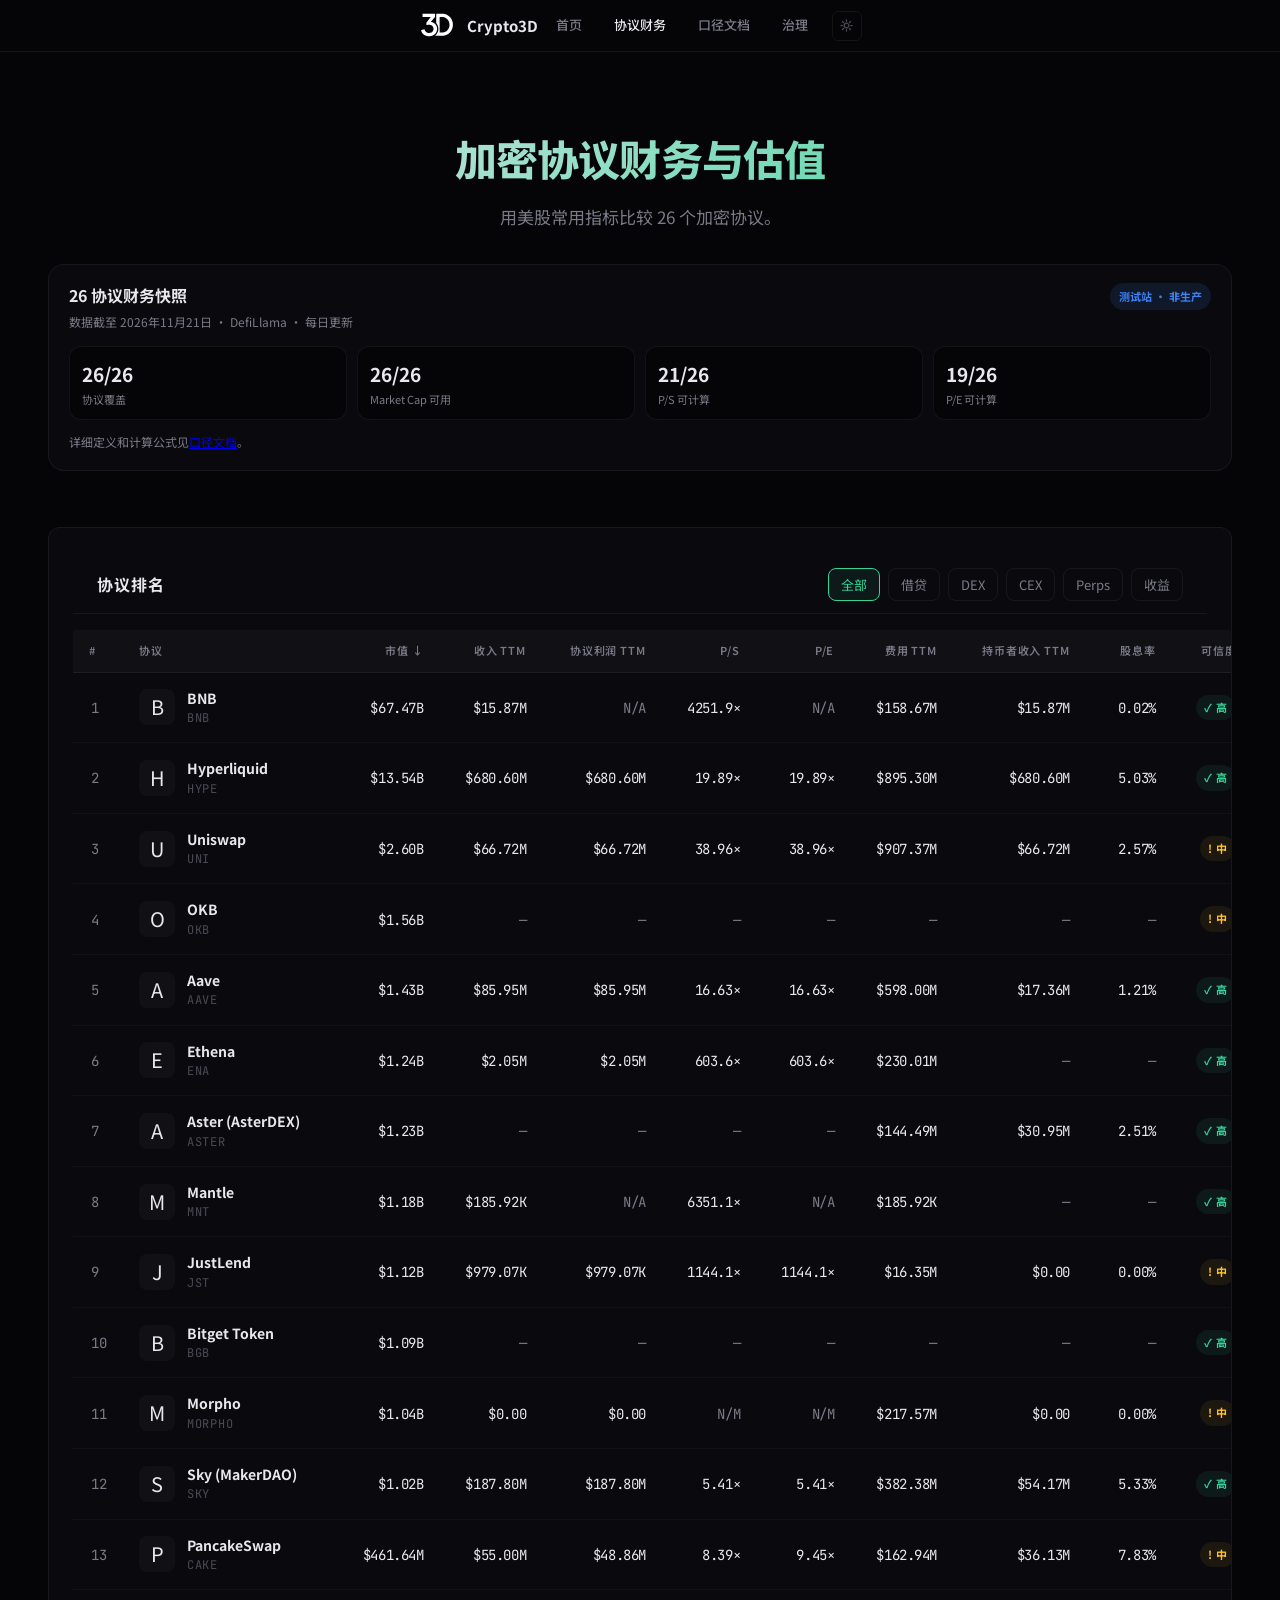
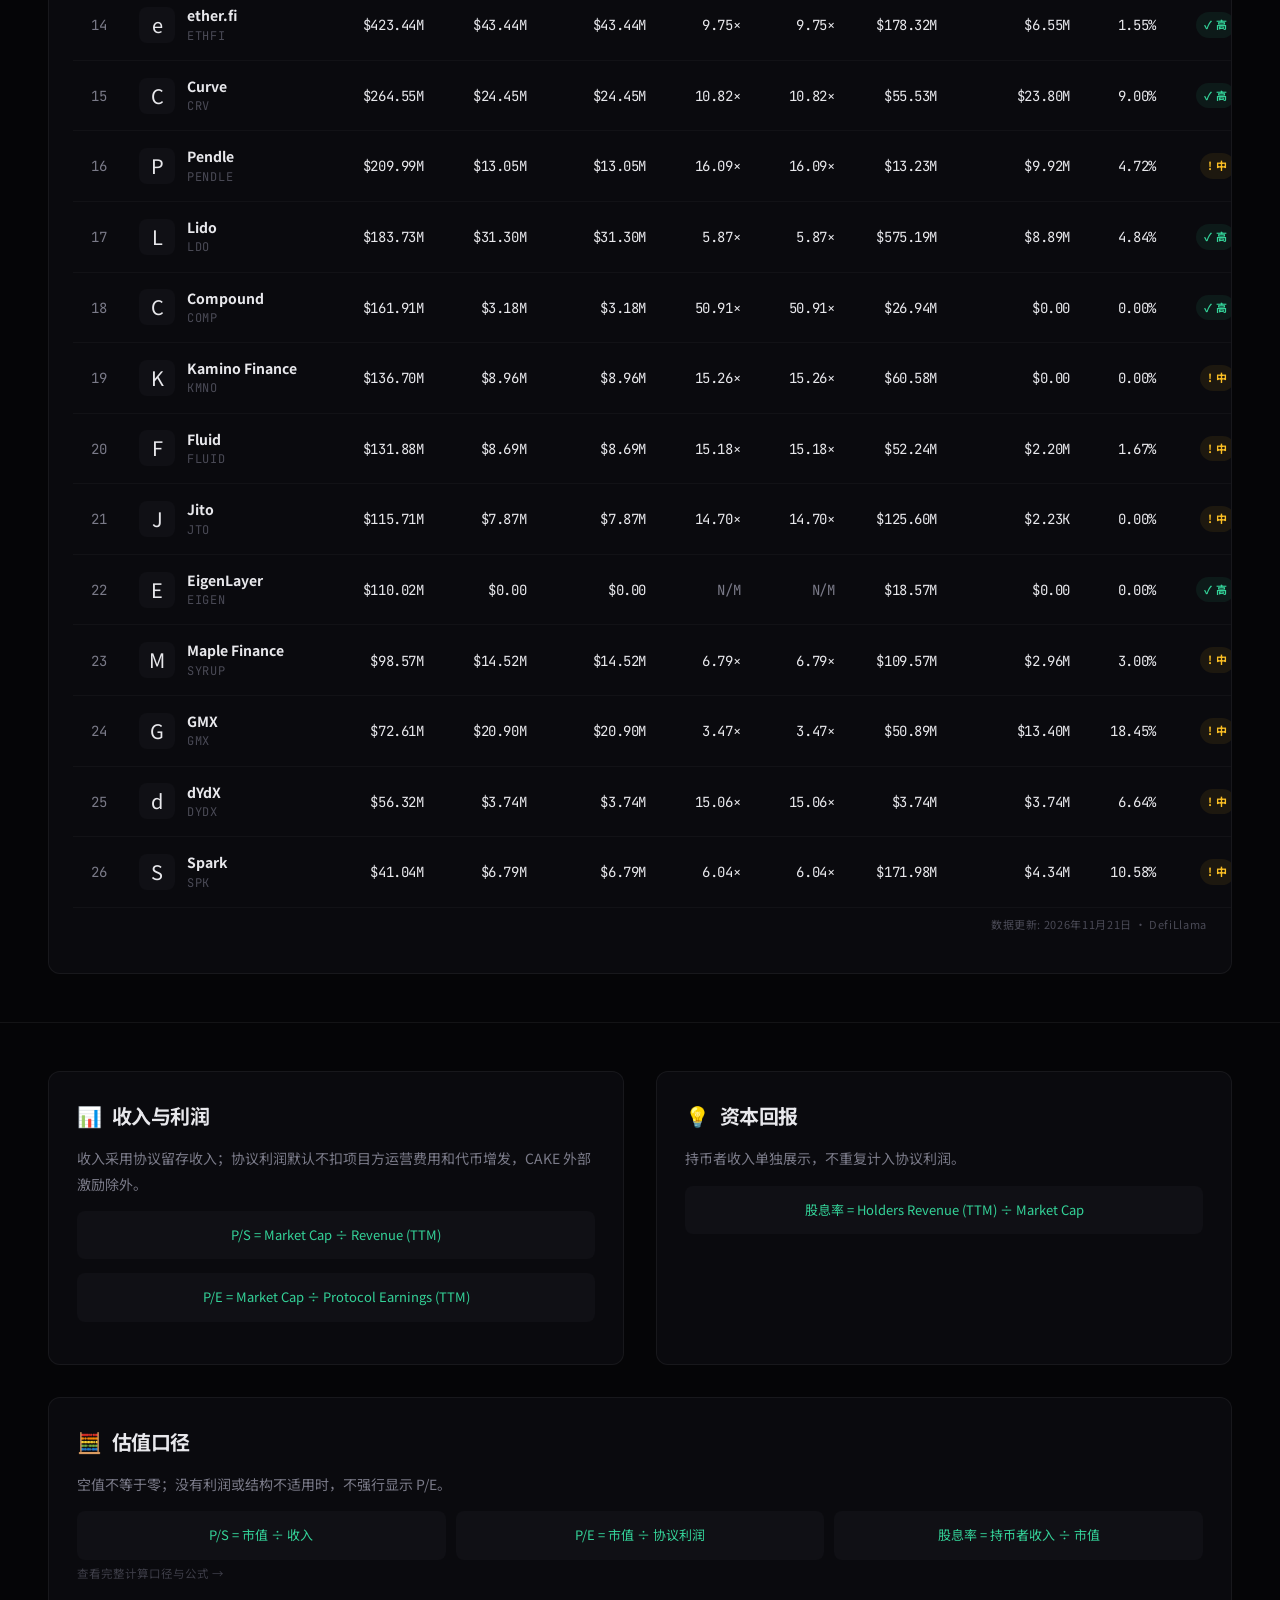
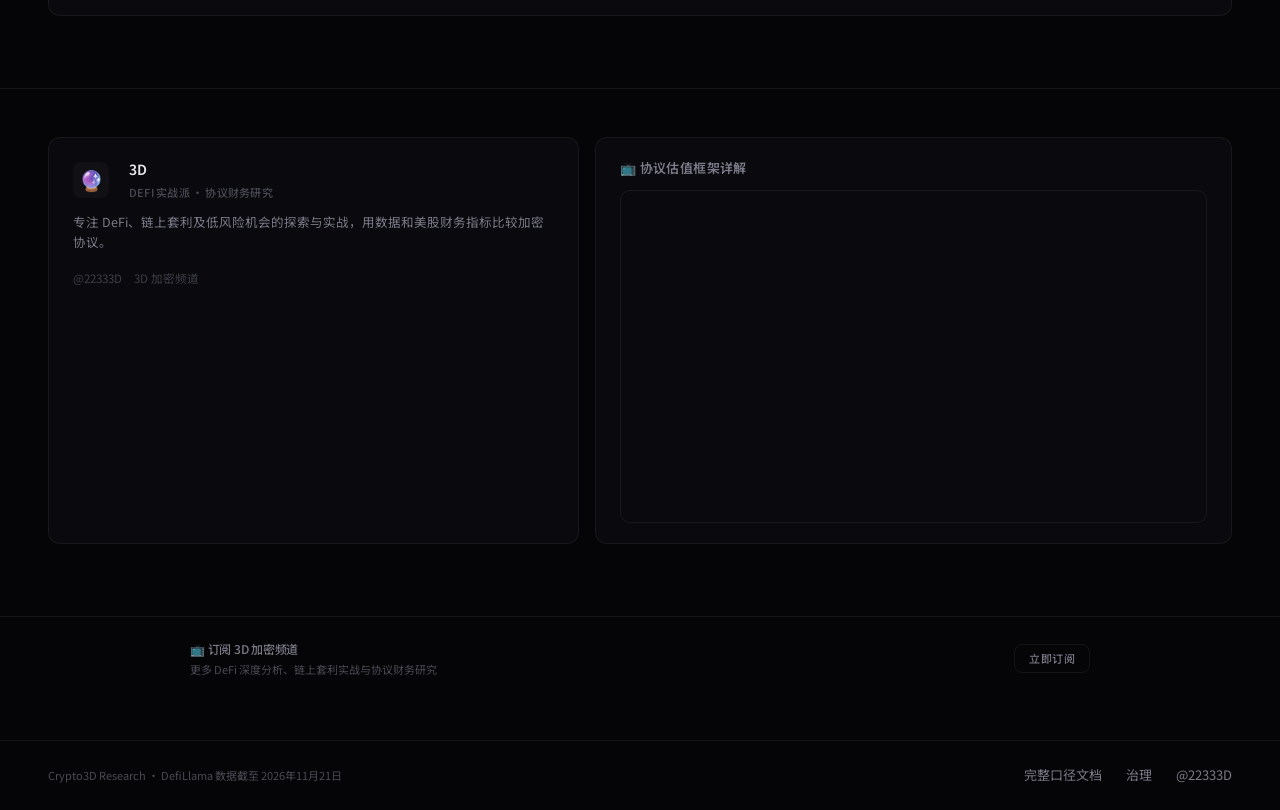
<file: tev/index.html>
<!DOCTYPE html>
<html lang="zh-CN">
<head>
  <meta charset="UTF-8">
  <script>(function(){var t=localStorage.getItem('theme');if(t!=='dark')document.documentElement.setAttribute('data-theme','light')})()</script>
  <meta name="viewport" content="width=device-width, initial-scale=1.0">
  <meta name="description" content="Crypto3D 协议财务与估值对比。">
  <title>协议财务与估值 — Crypto3D</title>
  <link rel="icon" href="../favicon.ico">
  <link rel="preconnect" href="https://fonts.googleapis.com">
  <link href="https://fonts.googleapis.com/css2?family=Inter:wght@400;500;600;700&family=JetBrains+Mono:wght@400;500&family=Noto+Sans+SC:wght@400;500;600;700&display=swap" rel="stylesheet">
  <link rel="stylesheet" href="../indicators/css/common.css">
  <style>
    .container { max-width: 1200px; }
    header { background: var(--bg-primary); }
    nav { display: flex; gap: 32px; }
    nav a { color: var(--text-secondary); text-decoration: none; font-size: 14px; font-weight: 500; }
    nav a:hover, nav a.active { color: var(--text-primary); }
    .header-right { display: flex; align-items: center; gap: 24px; }
    .meeting-snapshot { padding: 0 0 24px; }
    .snapshot-card { background: var(--bg-secondary); border: 1px solid var(--border); border-radius: 16px; padding: 18px 20px; }
    .snapshot-head { display: flex; align-items: flex-start; justify-content: space-between; gap: 16px; margin-bottom: 14px; }
    .snapshot-title { font-size: 16px; font-weight: 700; color: var(--text-primary); }
    .snapshot-subtitle { margin-top: 4px; font-size: 12px; color: var(--text-secondary); }
    .snapshot-badge { flex: none; padding: 5px 9px; border-radius: 999px; background: rgba(59,130,246,.12); color: #3b82f6; font-size: 11px; font-weight: 700; }
    .snapshot-grid { display: grid; grid-template-columns: repeat(4, minmax(0, 1fr)); gap: 10px; }
    .snapshot-metric { padding: 12px; border-radius: 12px; background: var(--bg-primary); border: 1px solid var(--border); }
    .snapshot-metric strong { display: block; color: var(--text-primary); font-family: 'JetBrains Mono', monospace; font-size: 19px; }
    .snapshot-metric span { display: block; margin-top: 3px; color: var(--text-secondary); font-size: 11px; line-height: 1.4; }
    .snapshot-caveat { margin: 12px 0 0; color: var(--text-secondary); font-size: 12px; line-height: 1.65; }
    #protocol-table { min-width: 1180px; }
    .value-muted { color: var(--text-secondary); }
    .method-card-wide { grid-column: 1 / -1; }
    .formula-stack { display: grid; grid-template-columns: repeat(3, minmax(0, 1fr)); gap: 10px; margin-top: 14px; }
    .formula-stack .formula-box { margin: 0; }
    @media (max-width: 860px) {
      .snapshot-grid { grid-template-columns: repeat(2, minmax(0, 1fr)); }
      .formula-stack { grid-template-columns: 1fr; }
      .table-header { align-items: flex-start; flex-direction: column; gap: 12px; }
      .table-filters { width: 100%; overflow-x: auto; flex-wrap: nowrap; padding-bottom: 4px; }
      .filter-btn { flex: none; }
    }
    @media (max-width: 520px) {
      .snapshot-head { display: block; }
      .snapshot-badge { display: inline-block; margin-top: 10px; }
    }
    @media (max-width: 768px) { nav { display: none; } }
  </style>
  <link rel="stylesheet" href="../css/theme-override.css">
</head>
<body>
  <header>
    <div class="container">
      <div class="header-content">
        <a href="../" class="logo"><img src="../logo.svg" alt="3D" class="logo-icon"><span class="logo-text">Crypto3D</span></a>
        <div class="header-right">
          <nav><a href="../">首页</a><a href="./" class="active">协议财务</a><a href="docs/">口径文档</a><a href="../governance/">治理</a></nav>
          <div class="lang-switch-tev"><button class="lang-btn active" type="button">中文</button><button class="lang-btn" type="button">EN</button></div>
        </div>
      </div>
    </div>
  </header>

  <main>
    <section class="hero">
      <div class="container">
        <h1>加密协议财务与估值</h1>
        <p>用美股常用指标比较 26 个加密协议。</p>
      </div>
    </section>

    <section class="meeting-snapshot">
      <div class="container">
        <div class="snapshot-card">
          <div class="snapshot-head">
            <div><div class="snapshot-title">26 协议财务快照</div><div class="snapshot-subtitle">数据截至 <span id="snapshot-as-of">—</span> · DefiLlama · 每日更新</div></div>
            <span class="snapshot-badge">测试站 · 非生产</span>
          </div>
          <div class="snapshot-grid">
            <div class="snapshot-metric"><strong id="snapshot-protocol-count">—</strong><span>协议覆盖</span></div>
            <div class="snapshot-metric"><strong id="snapshot-market-count">—</strong><span>Market Cap 可用</span></div>
            <div class="snapshot-metric"><strong id="snapshot-ps-count">—</strong><span>P/S 可计算</span></div>
            <div class="snapshot-metric"><strong id="snapshot-pe-count">—</strong><span>P/E 可计算</span></div>
          </div>
          <p class="snapshot-caveat">详细定义和计算公式见<a href="docs/">口径文档</a>。</p>
        </div>
      </div>
    </section>

    <section class="table-section" id="protocols">
      <div class="container">
        <div class="table-container">
          <div class="table-header">
            <div class="table-title">协议排名</div>
            <div class="table-filters">
              <button class="filter-btn active" data-filter="all">全部</button>
              <button class="filter-btn" data-filter="lending">借贷</button>
              <button class="filter-btn" data-filter="dex">DEX</button>
              <button class="filter-btn" data-filter="cex_token">CEX</button>
              <button class="filter-btn" data-filter="perpetual">Perps</button>
              <button class="filter-btn" data-filter="yield">收益</button>
            </div>
          </div>
          <div id="table-loading" class="loading"><div class="loading-spinner"></div><div>加载协议数据中...</div></div>
          <table id="protocol-table" style="display:none">
            <thead>
              <tr>
                <th style="width:50px">#</th>
                <th>协议</th>
                <th class="text-right sortable sorted desc" data-sort="market_cap">市值</th>
                <th class="text-right sortable" data-sort="revenue">收入 TTM</th>
                <th class="text-right sortable" data-sort="net_income">协议利润 TTM</th>
                <th class="text-right sortable" data-sort="price_to_sales">P/S</th>
                <th class="text-right sortable" data-sort="price_to_earnings">P/E</th>
                <th class="text-right">费用 TTM</th>
                <th class="text-right">持币者收入 TTM</th>
                <th class="text-right">股息率</th>
                <th class="text-right">可信度</th>
              </tr>
            </thead>
            <tbody id="protocol-tbody"></tbody>
          </table>
          <div class="data-update-time" id="data-update-time">数据更新: —</div>
        </div>
      </div>
    </section>

    <section class="intro-section" id="methodology">
      <div class="container">
        <div class="intro-grid">
          <div class="intro-card">
            <h2><span class="icon">📊</span> 收入与利润</h2>
            <p>收入采用协议留存收入；协议利润默认不扣项目方运营费用和代币增发，CAKE 外部激励除外。</p>
            <div class="formula-box">P/S = Market Cap ÷ Revenue (TTM)</div>
            <div class="formula-box">P/E = Market Cap ÷ Protocol Earnings (TTM)</div>
          </div>
          <div class="intro-card">
            <h2><span class="icon">💡</span> 资本回报</h2>
            <p>持币者收入单独展示，不重复计入协议利润。</p>
            <div class="formula-box">股息率 = Holders Revenue (TTM) ÷ Market Cap</div>
          </div>
          <div class="intro-card method-card-wide">
            <h2><span class="icon">🧮</span> 估值口径</h2>
            <p>空值不等于零；没有利润或结构不适用时，不强行显示 P/E。</p>
            <div class="formula-stack">
              <div class="formula-box">P/S = 市值 ÷ 收入</div>
              <div class="formula-box">P/E = 市值 ÷ 协议利润</div>
              <div class="formula-box">股息率 = 持币者收入 ÷ 市值</div>
            </div>
            <div class="author-links"><a href="docs/" class="author-link"><span>查看完整计算口径与公式 →</span></a></div>
          </div>
        </div>
      </div>
    </section>

    <section class="author-video-section" id="about">
      <div class="container">
        <div class="author-video-grid">
          <div class="author-card">
            <div class="author-header"><div class="author-avatar">🔮</div><div class="author-meta"><h3>3D</h3><div class="tagline">DeFi 实战派 · 协议财务研究</div></div></div>
            <p class="author-bio">专注 DeFi、链上套利及低风险机会的探索与实战，用数据和美股财务指标比较加密协议。</p>
            <div class="author-links"><a href="https://x.com/22333D" target="_blank" class="author-link"><span>@22333D</span></a><a href="https://www.youtube.com/@Crypto36D" target="_blank" class="author-link"><span>3D 加密频道</span></a></div>
          </div>
          <div class="video-card">
            <h2>📺 协议估值框架详解</h2>
            <div class="video-container"><iframe src="https://www.youtube.com/embed/Gl8e_t2Zo6w" title="协议估值框架详解" allow="accelerometer; autoplay; clipboard-write; encrypted-media; gyroscope; picture-in-picture" allowfullscreen></iframe></div>
          </div>
        </div>
      </div>
    </section>
  </main>

  <section class="yt-banner"><div class="container"><div class="yt-banner-content"><div class="yt-banner-icon"></div><div class="yt-banner-text"><h3>📺 订阅 3D 加密频道</h3><p>更多 DeFi 深度分析、链上套利实战与协议财务研究</p></div><a href="https://www.youtube.com/@Crypto36D?sub_confirmation=1" target="_blank" class="yt-banner-btn">立即订阅</a></div></div></section>

  <footer><div class="container"><div class="footer-content"><div class="footer-text" id="footer-updated">加载数据中...</div><div class="footer-links"><a href="docs/">完整口径文档</a><a href="../governance/">治理</a><a href="https://x.com/22333D" target="_blank">@22333D</a></div></div></div></footer>
  <script src="../data/protocol-financials-us-equity.js?v=cake-pe-1"></script>
  <script src="fundamentals.js?v=ui-restore-3"></script>
  <script src="../js/theme.js"></script>
</body>
</html>
</file>
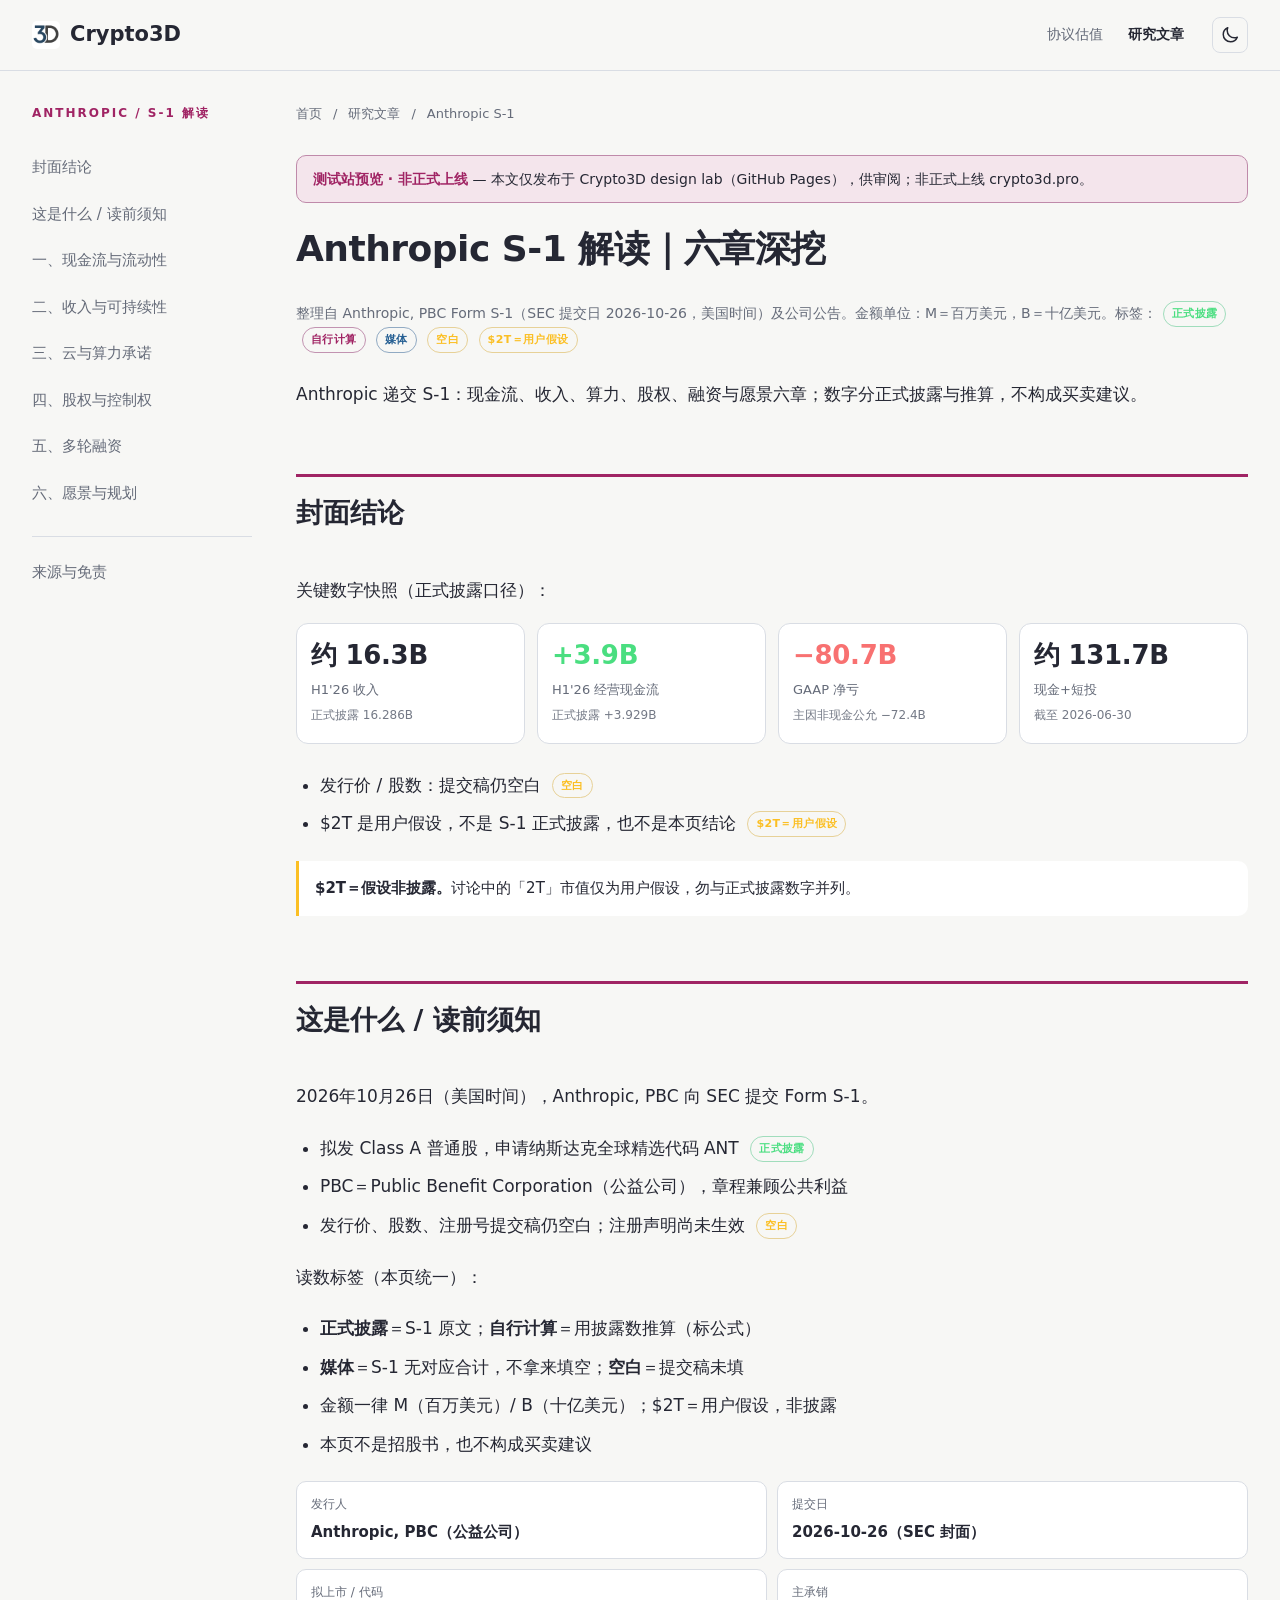
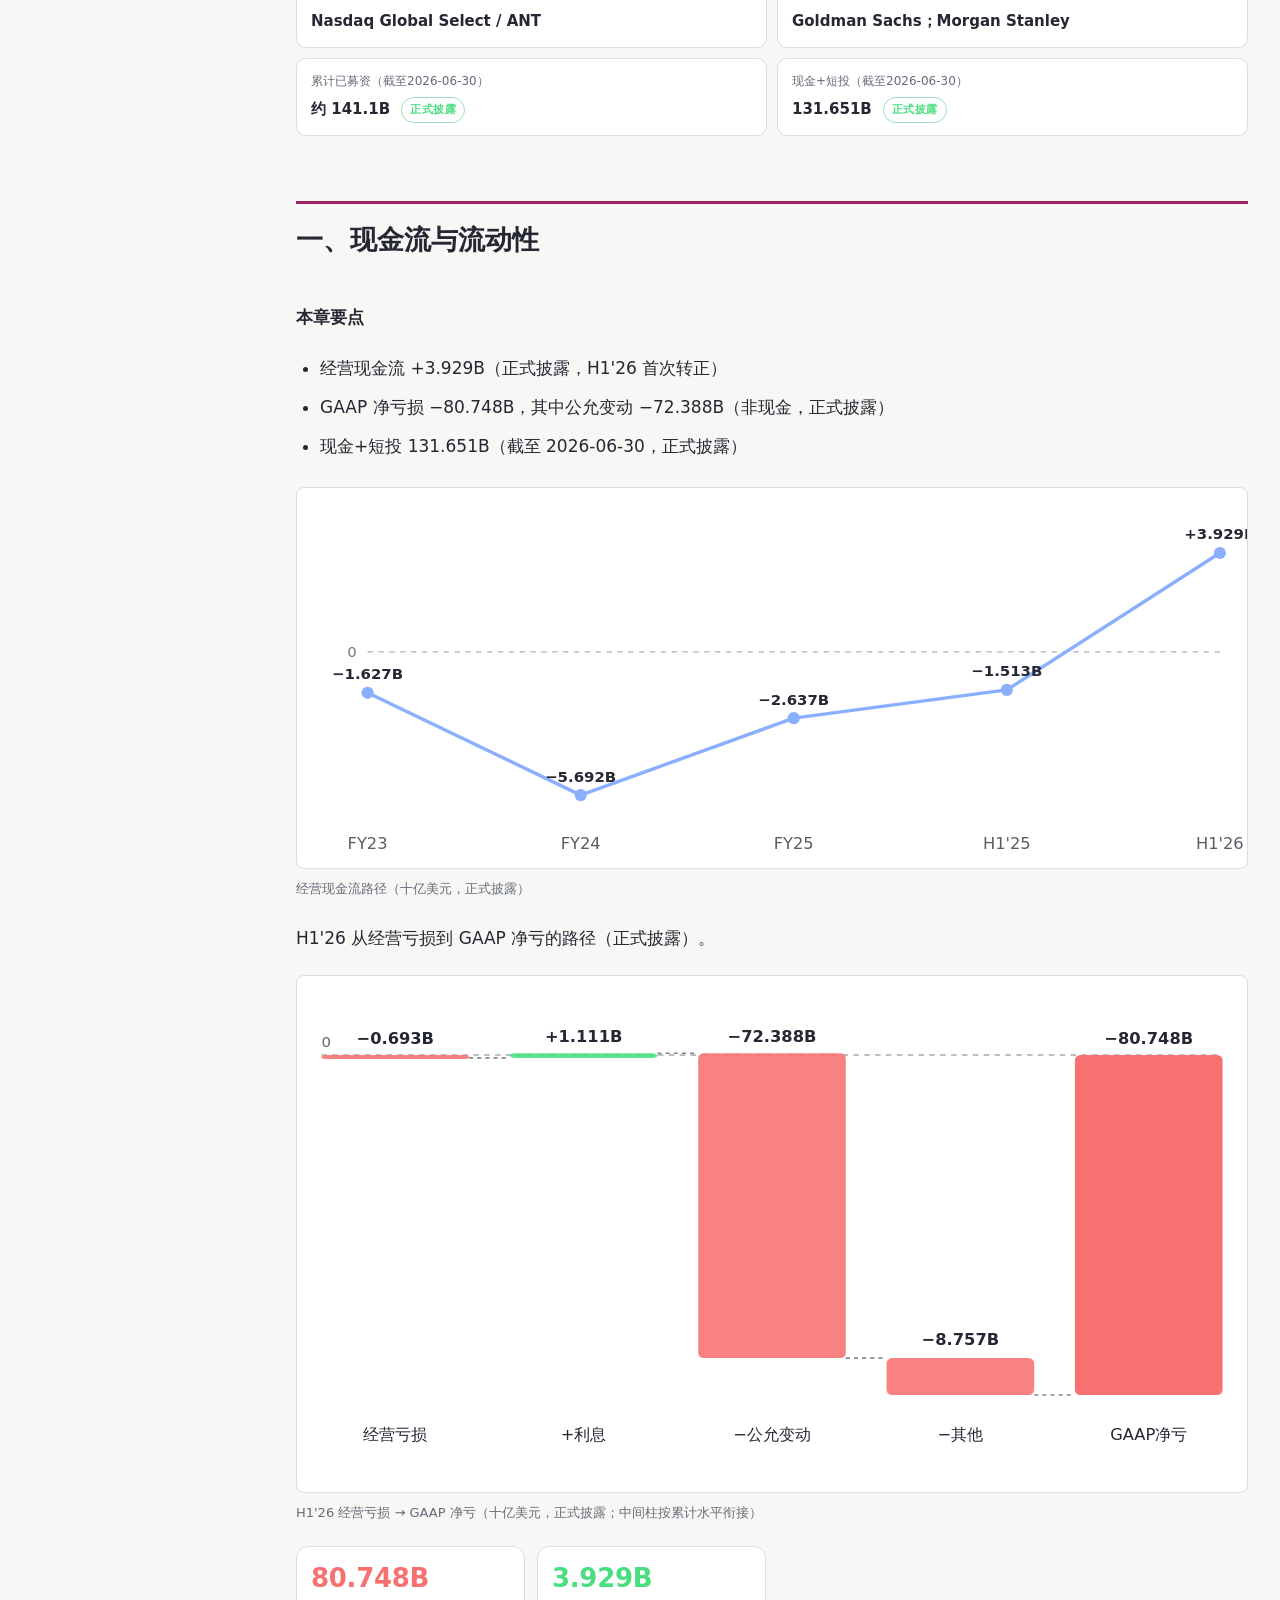
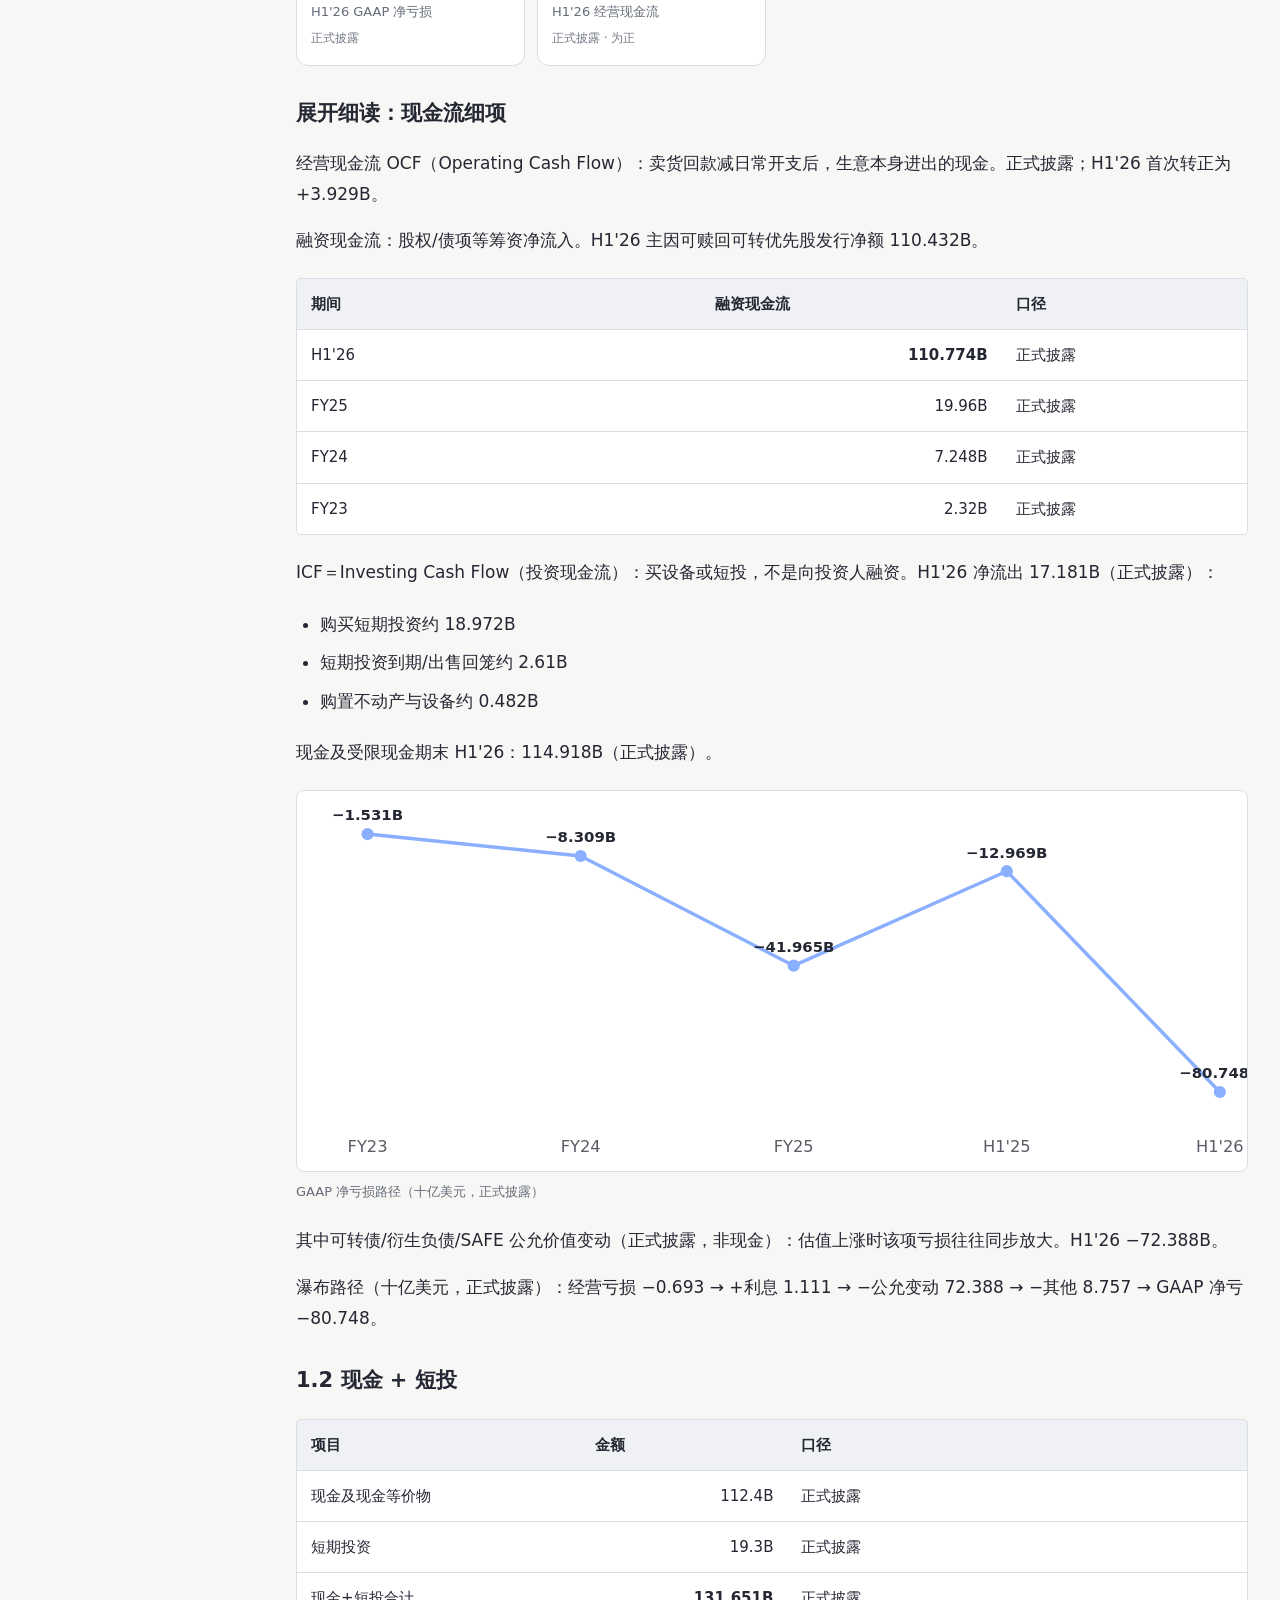
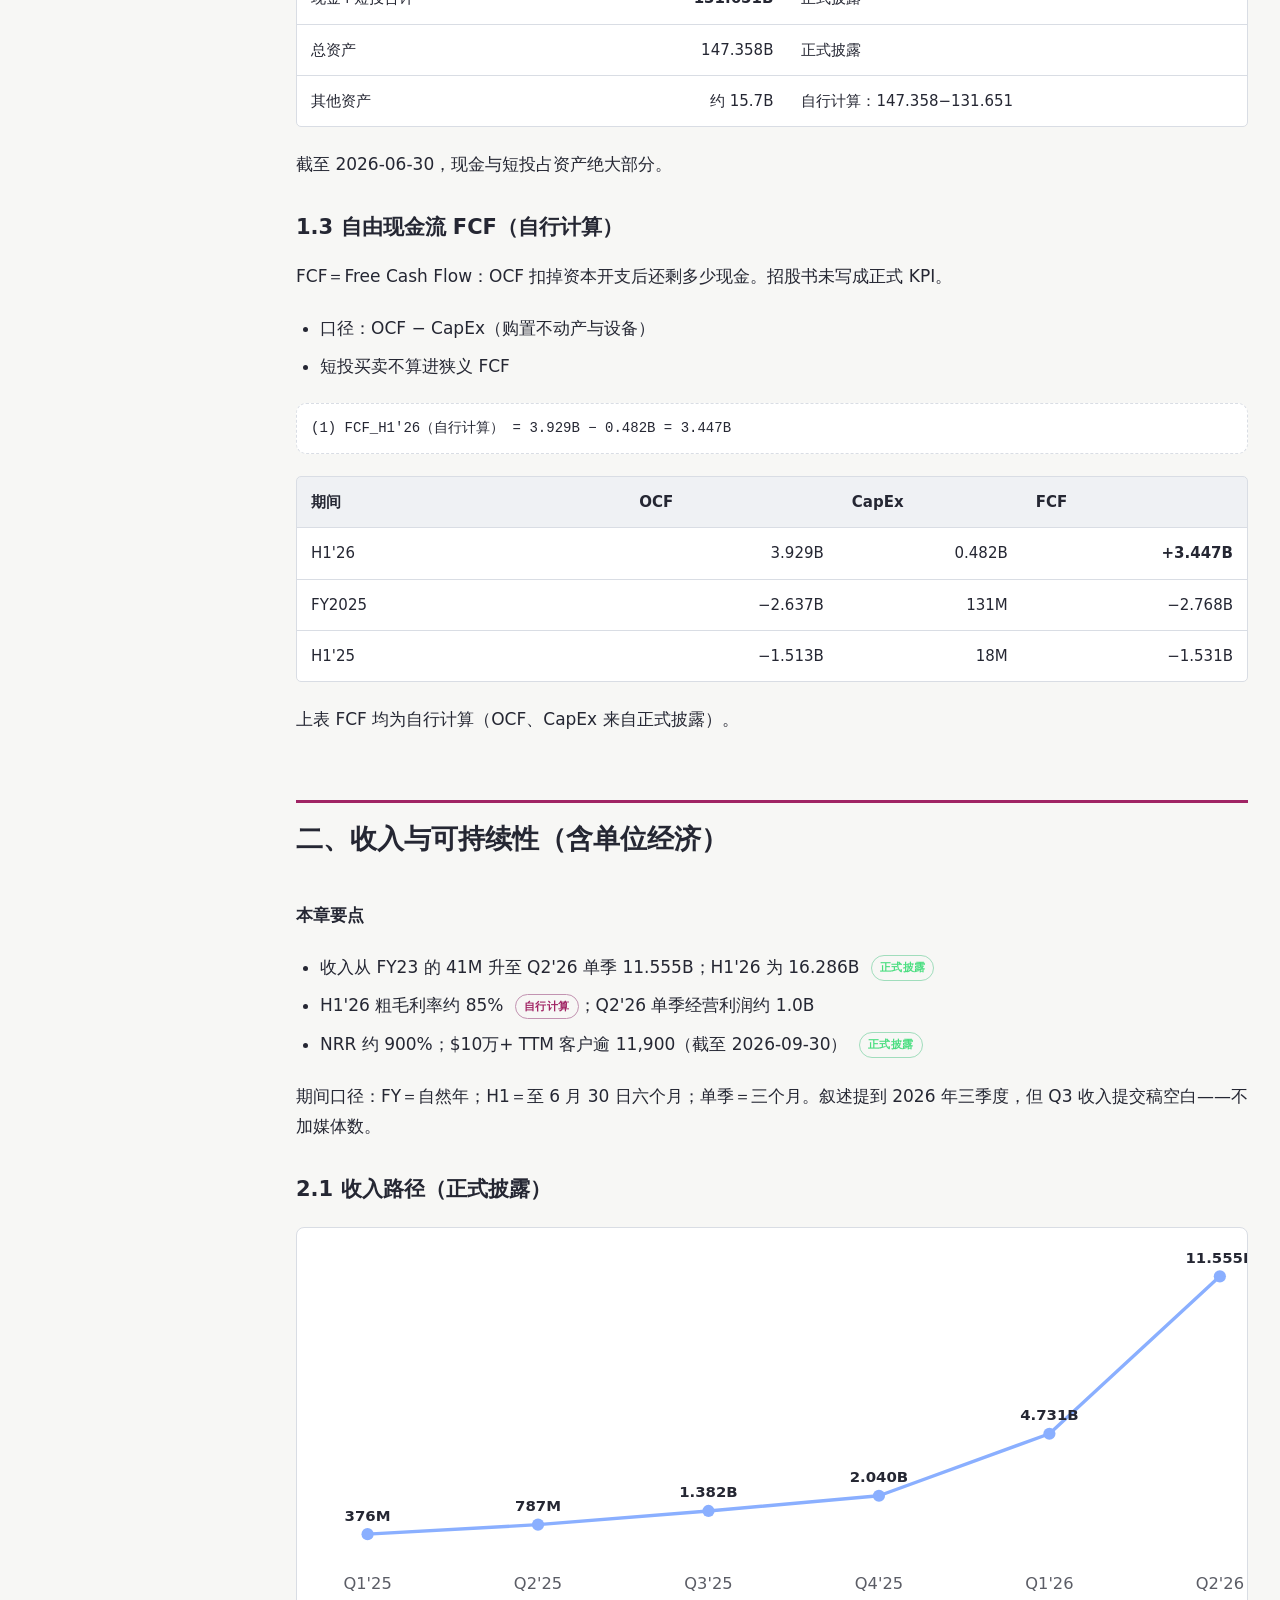
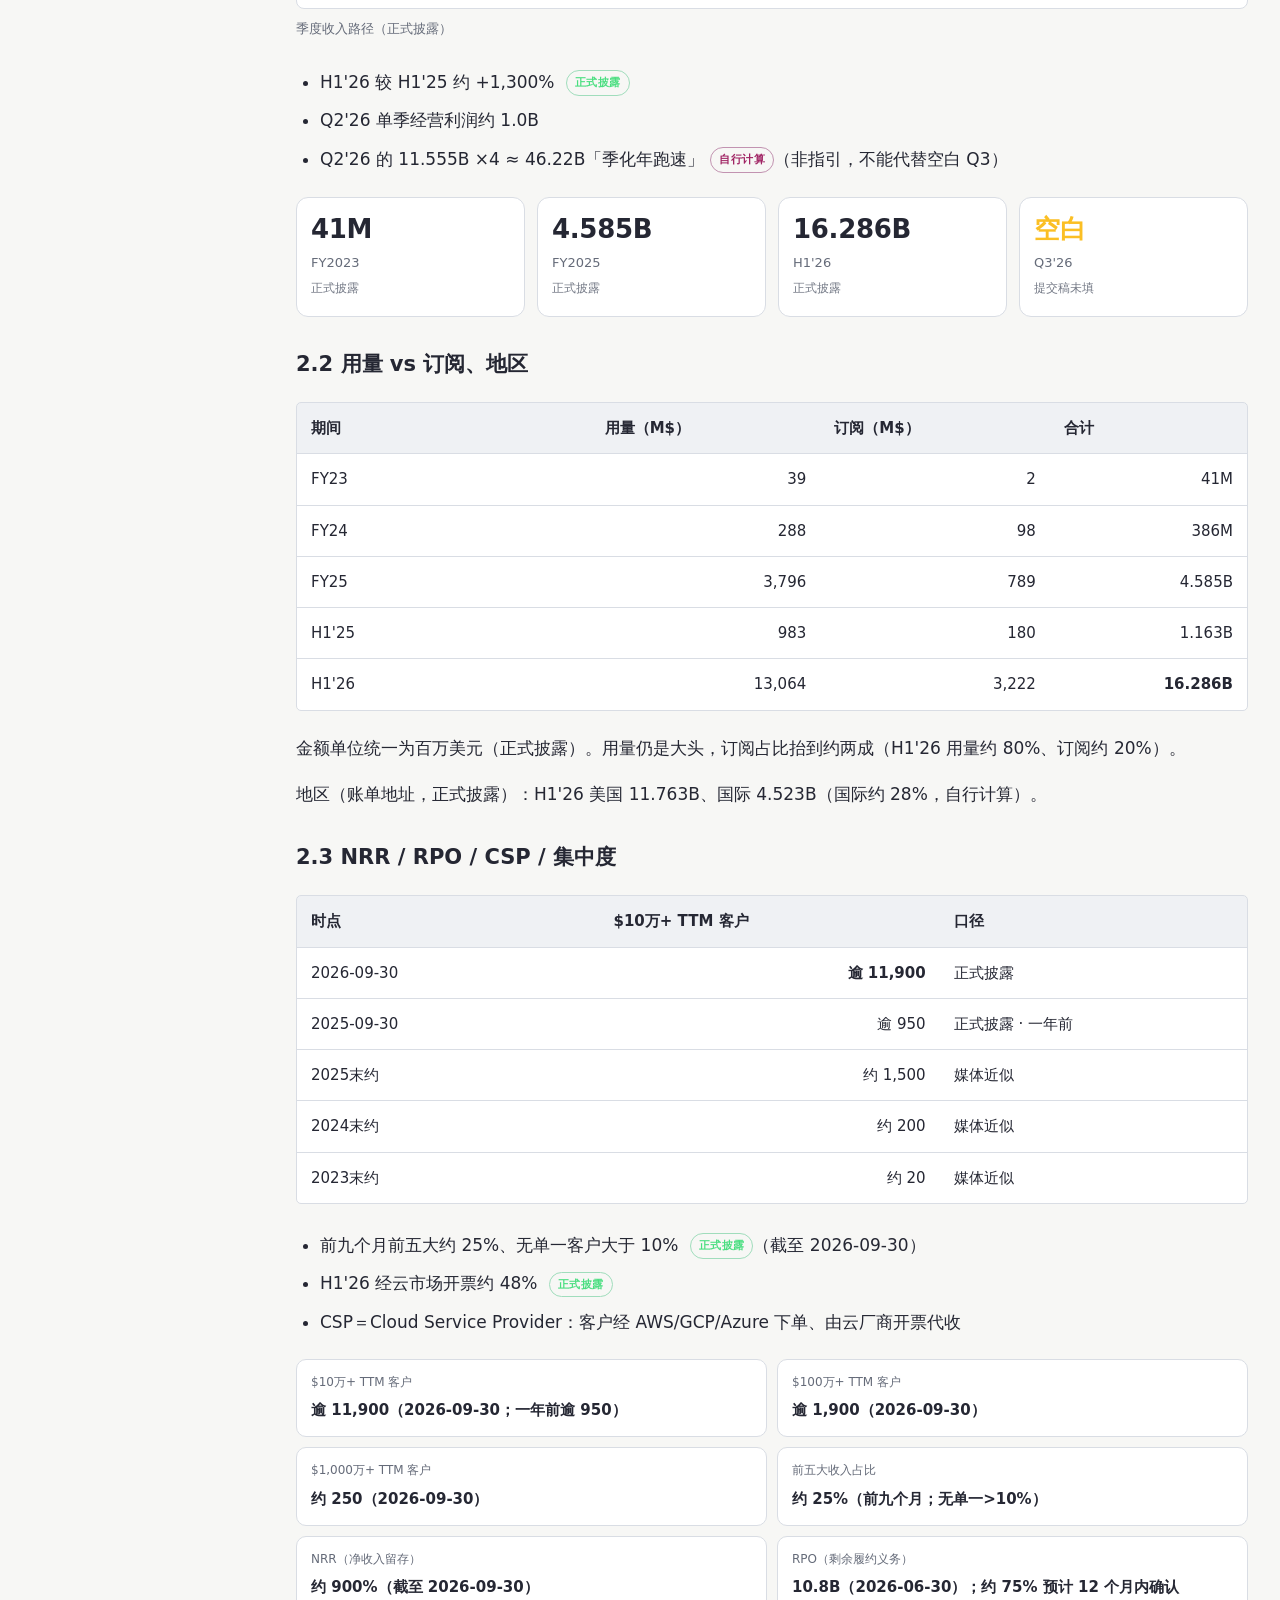
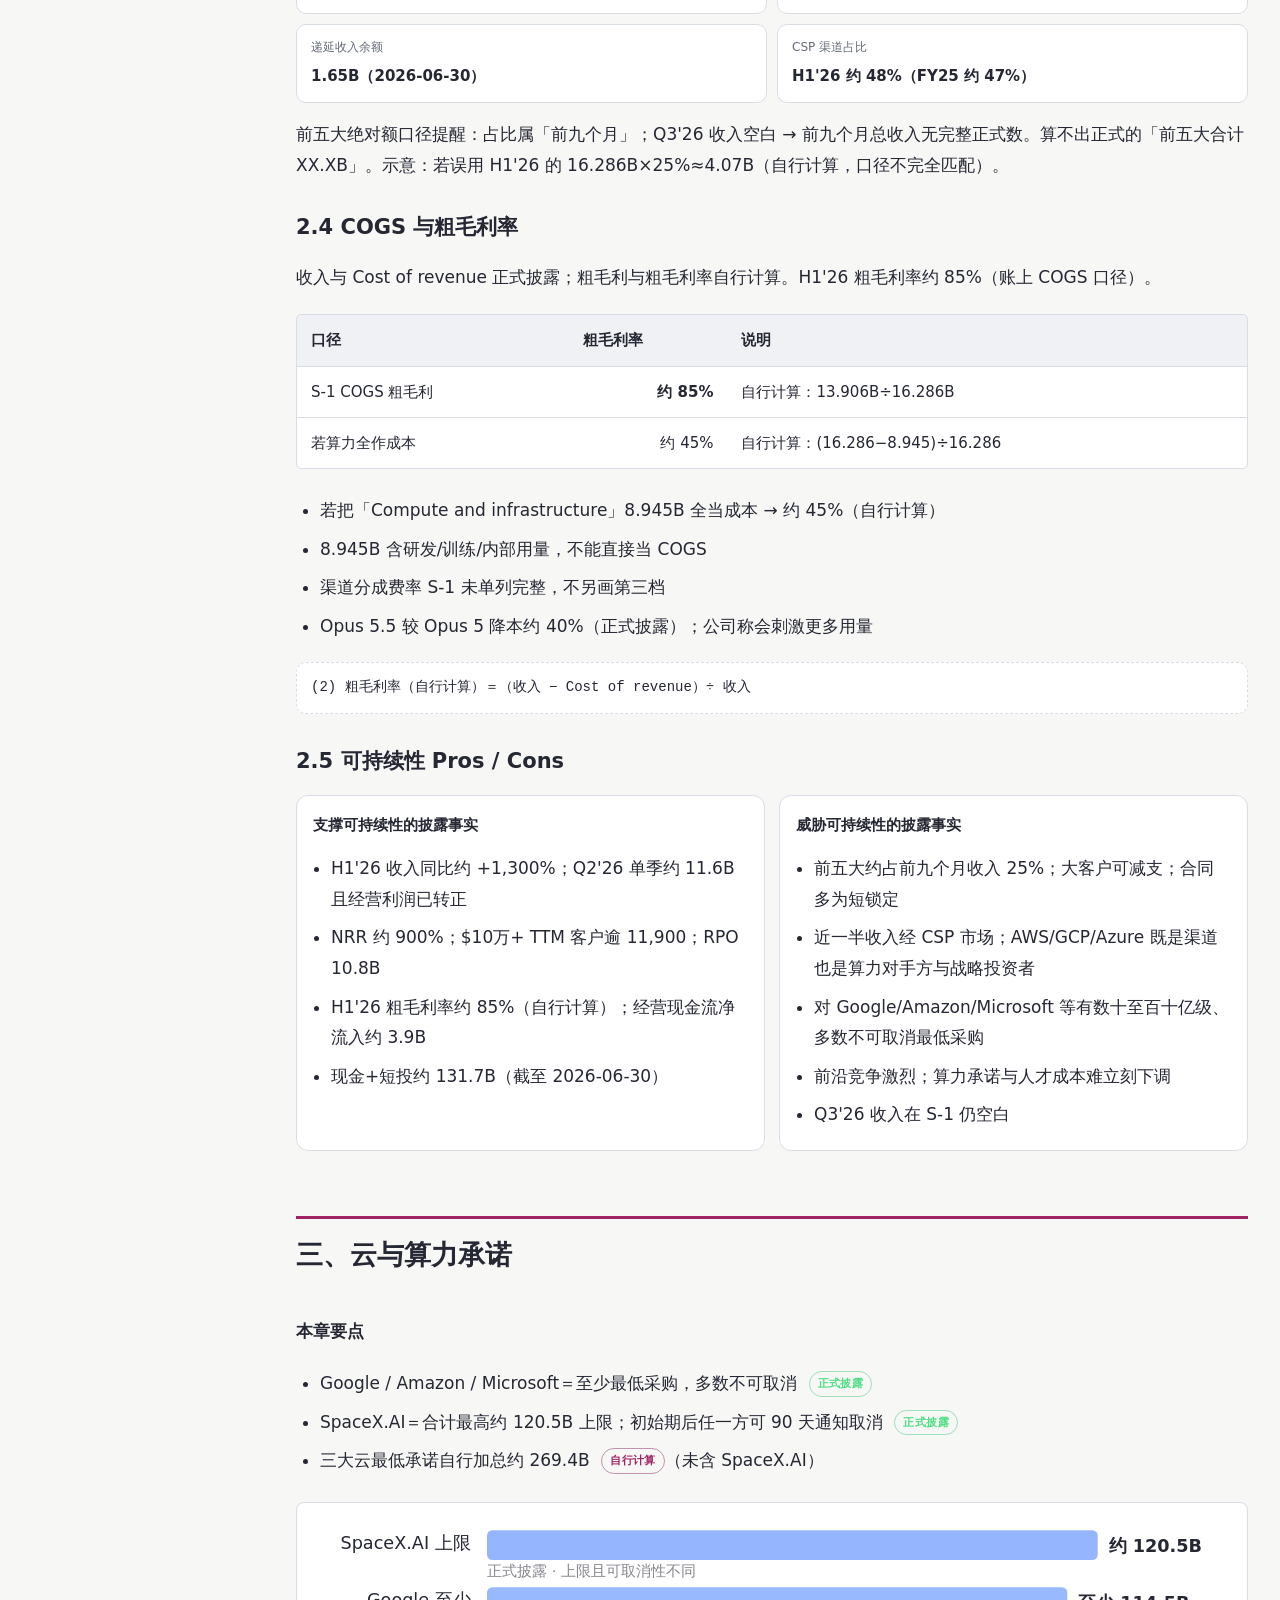
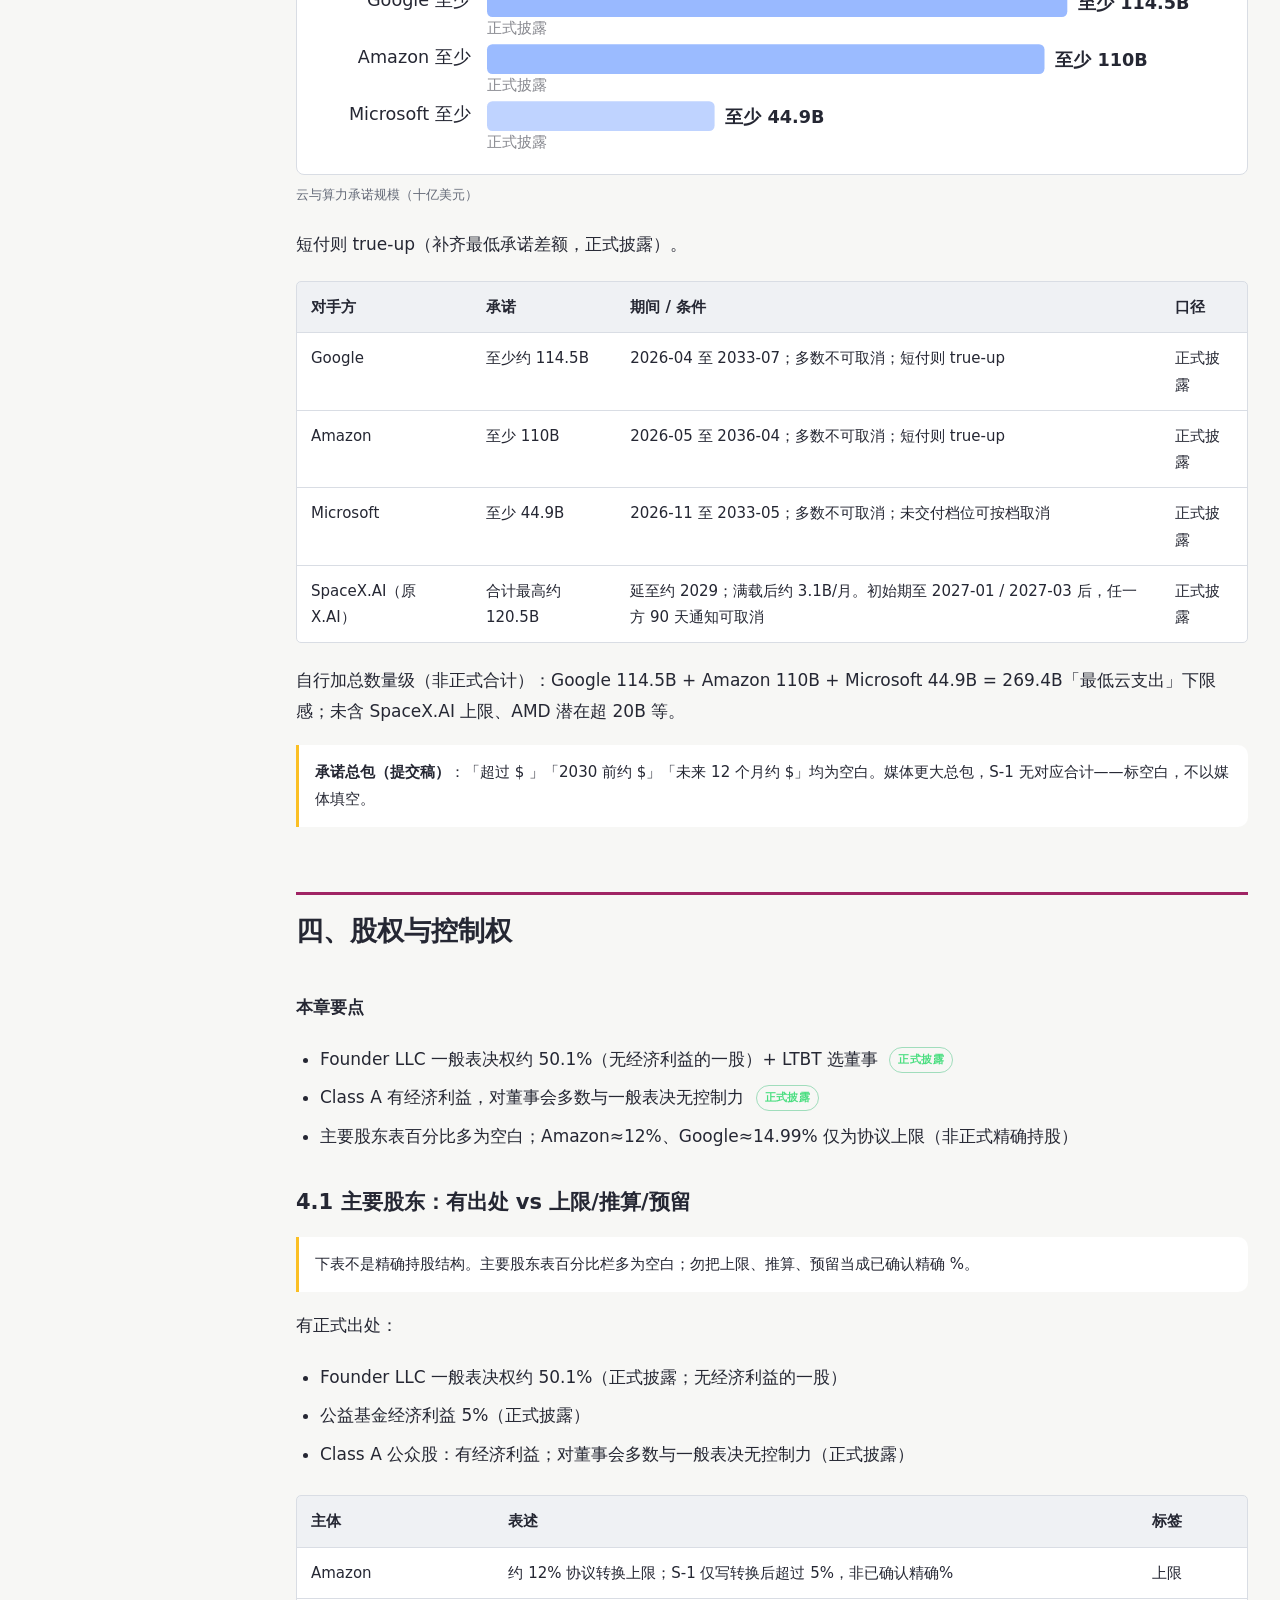
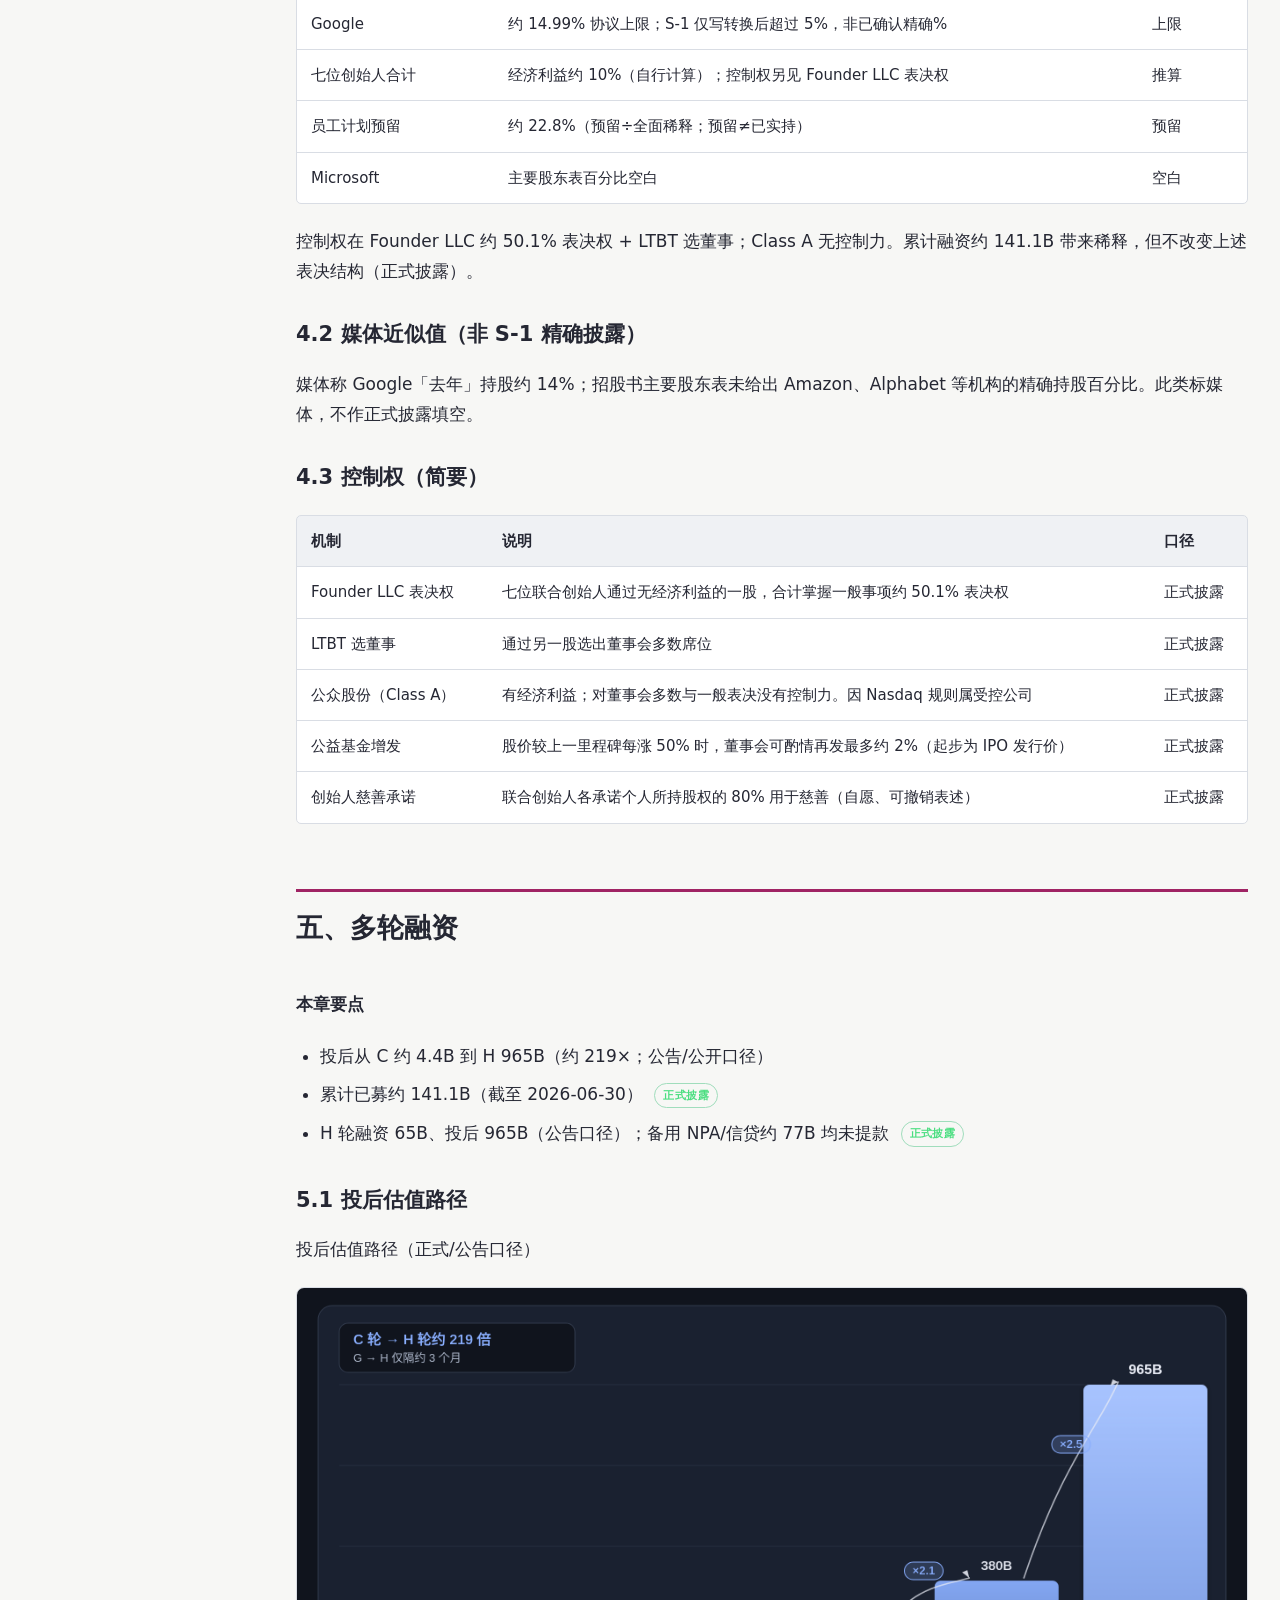
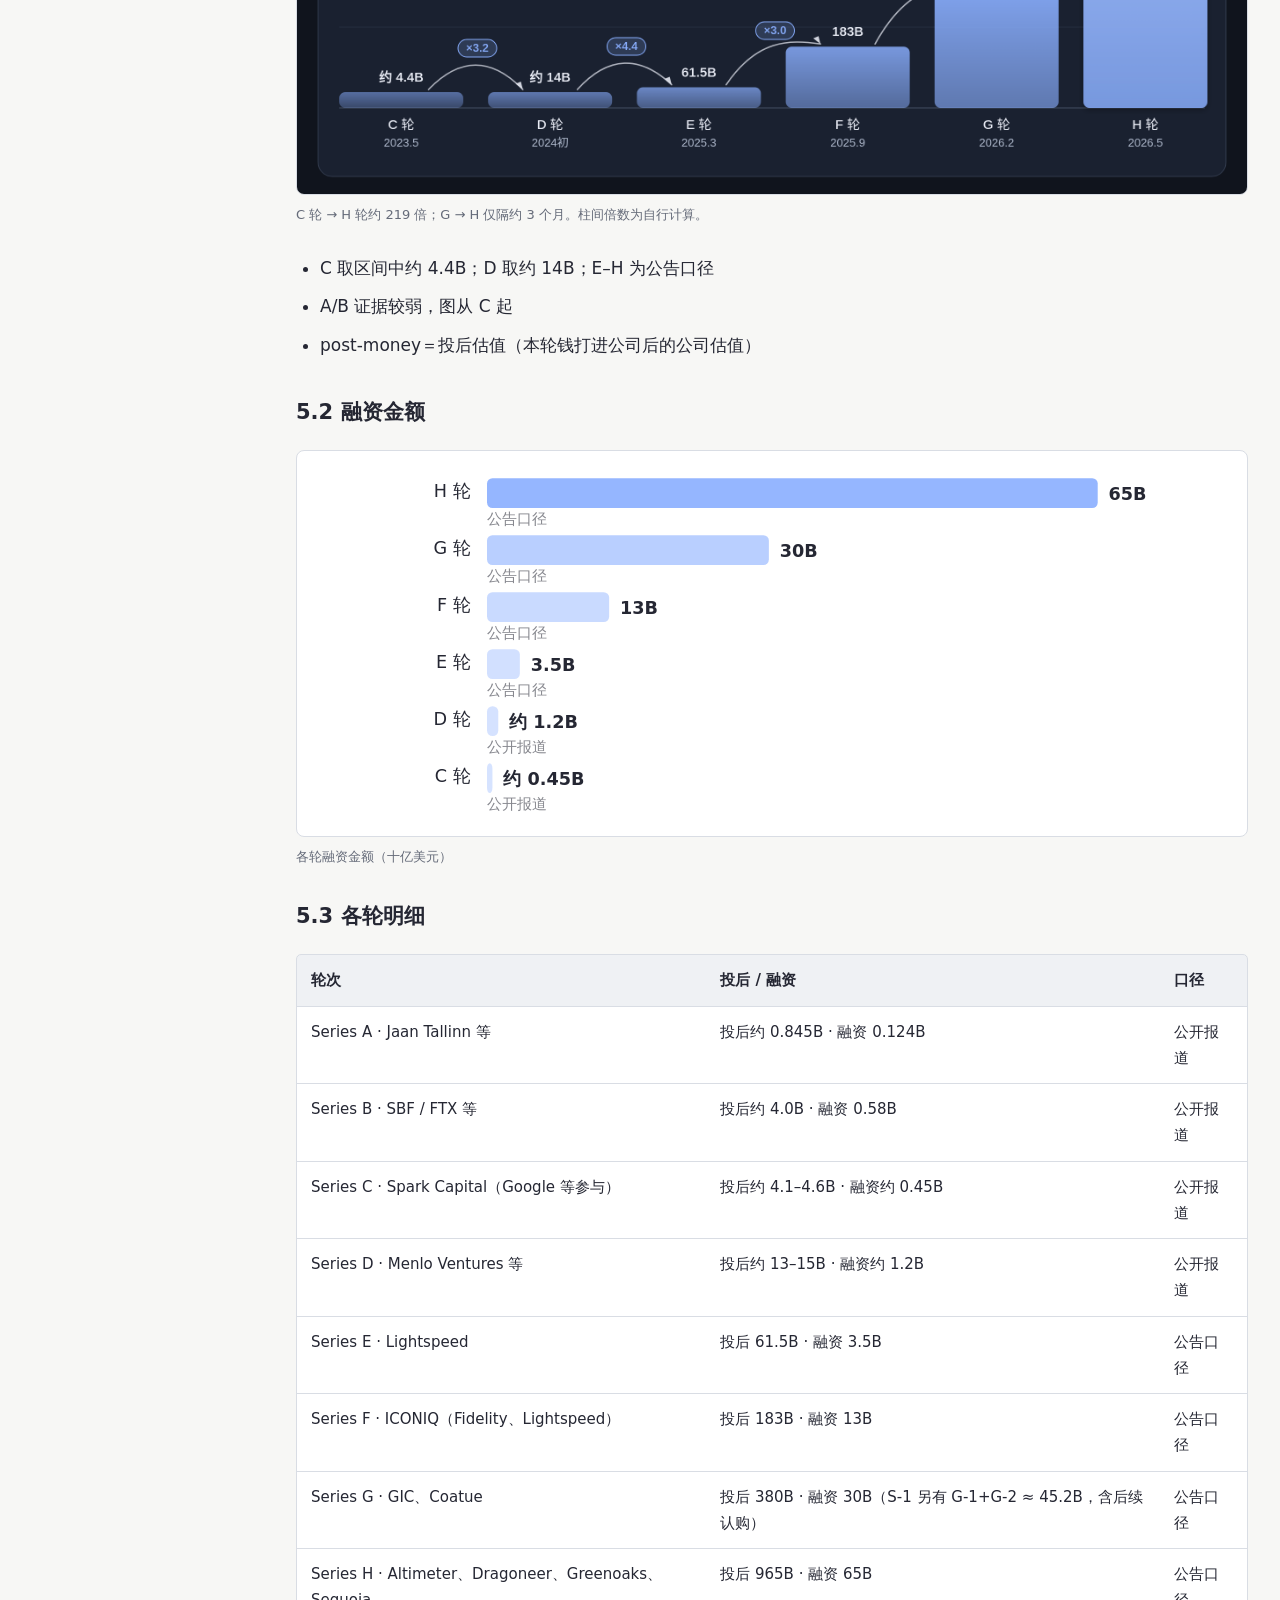
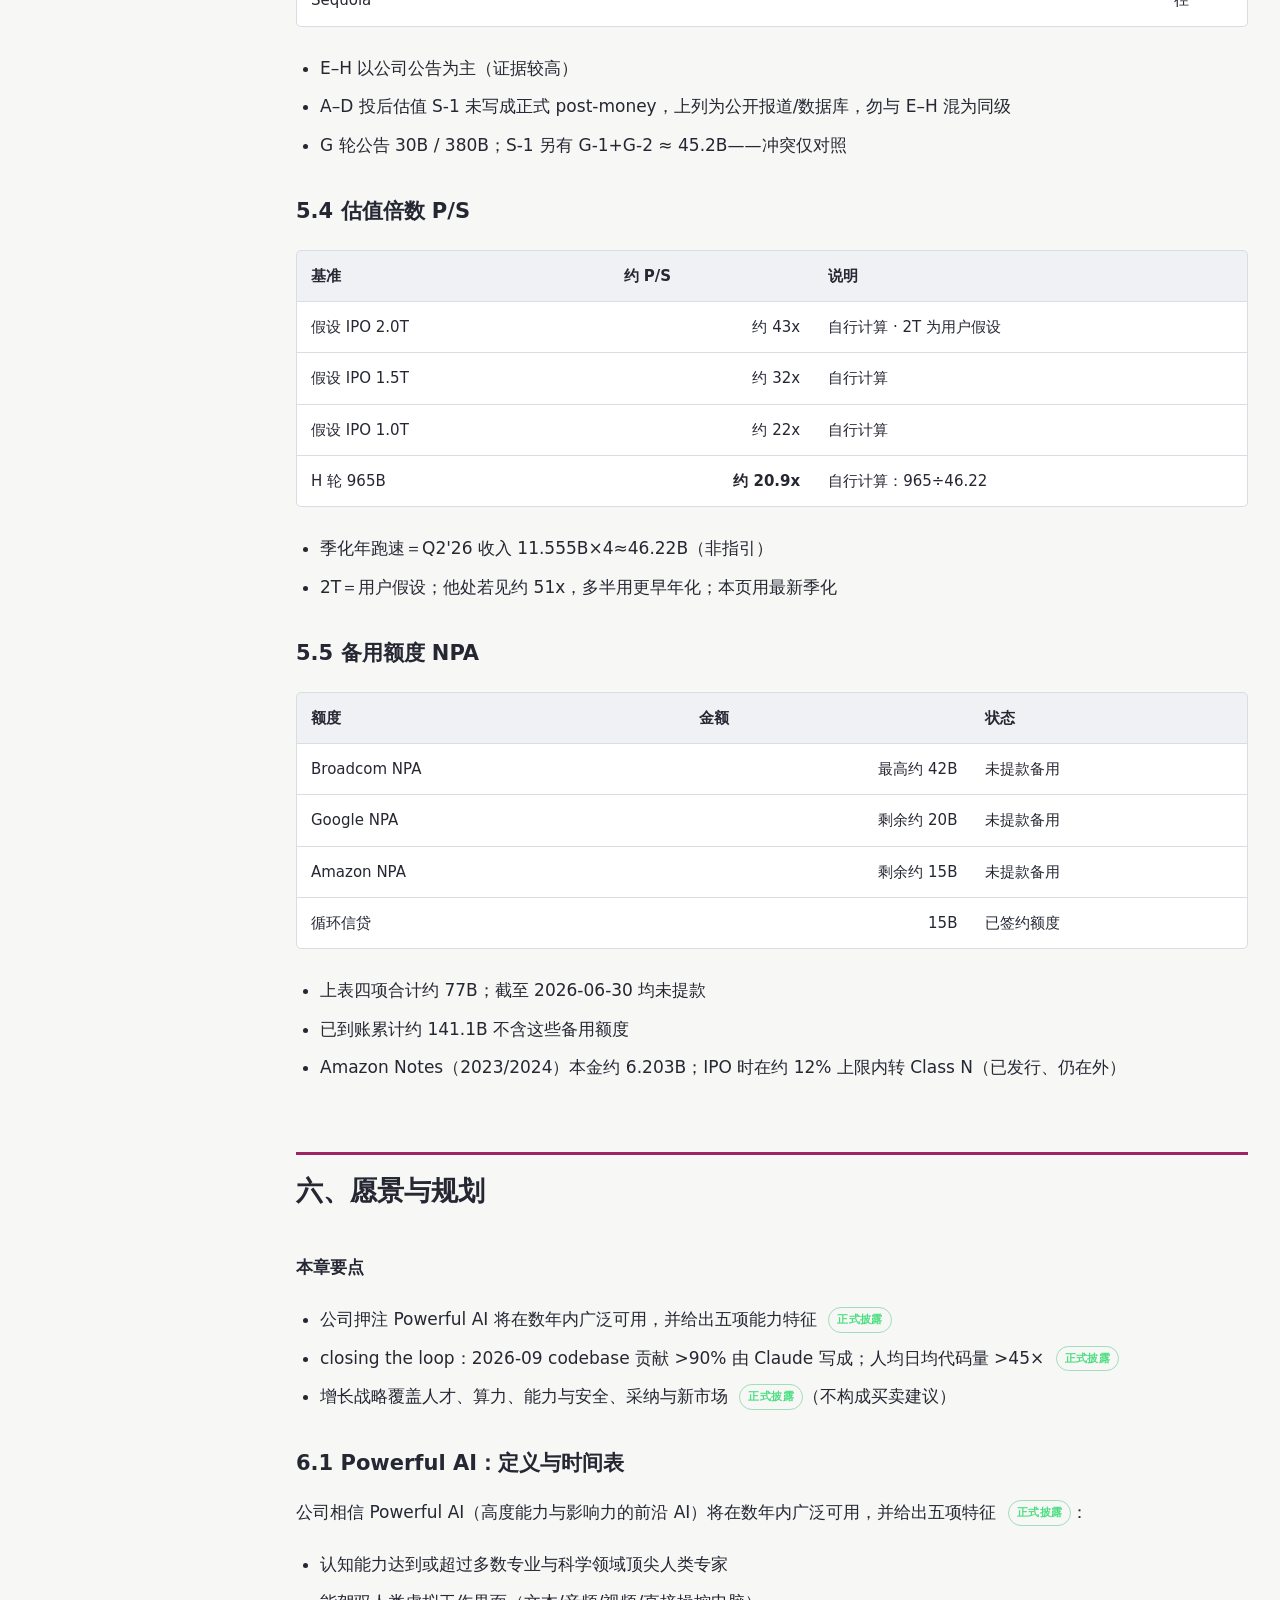
<file: research/anthropic-s1/index.html>
<!doctype html>
<html lang="zh-CN">
<head>
<meta charset="utf-8">
<meta name="viewport" content="width=device-width,initial-scale=1">
<title>Anthropic S-1 解读｜六章深挖 | Crypto3D</title>
<meta name="description" content="Anthropic 递交 S-1：现金流、收入、算力、股权、融资与愿景六章；数字分正式披露与推算，不构成买卖建议。">
<link rel="icon" href="../shared-20261011/logo-3d-32.png">
<script>try{if(localStorage.getItem('theme')!=='dark')document.documentElement.setAttribute('data-theme','light')}catch(e){document.documentElement.setAttribute('data-theme','light')}</script>
<link rel="stylesheet" href="../shared-20261011/research.css">
<link rel="stylesheet" href="../shared-20261011/article.css">
<link rel="stylesheet" href="../shared-20261011/enhancements.css">
<link rel="canonical" href="https://bitpickles.github.io/crypto3d-design-lab/research/anthropic-s1/">
<meta property="og:type" content="article">
<meta property="og:site_name" content="Crypto3D">
<meta property="og:locale" content="zh_CN">
<meta property="og:title" content="Anthropic S-1 解读｜六章深挖">
<meta property="og:description" content="Anthropic 递交 S-1：现金流、收入、算力、股权、融资与愿景六章；数字分正式披露与推算，不构成买卖建议。">
<meta property="og:url" content="https://bitpickles.github.io/crypto3d-design-lab/research/anthropic-s1/">
<meta property="og:image" content="https://bitpickles.github.io/crypto3d-design-lab/research/anthropic-s1/assets/post-money-path.png">
<meta property="article:published_time" content="2026-10-27T00:00:00+08:00">
<meta name="twitter:card" content="summary_large_image">
<meta name="twitter:title" content="Anthropic S-1 解读｜六章深挖">
<meta name="twitter:description" content="Anthropic 递交 S-1：现金流、收入、算力、股权、融资与愿景六章；数字分正式披露与推算，不构成买卖建议。">
<meta name="twitter:image" content="https://bitpickles.github.io/crypto3d-design-lab/research/anthropic-s1/assets/post-money-path.png">

<style>
.preview-banner{margin:0 0 22px;padding:12px 16px;border:1px solid color-mix(in srgb, var(--pink) 45%, var(--line));border-radius:10px;background:color-mix(in srgb, var(--pink) 12%, var(--panel));color:var(--ink);font-size:14px;line-height:1.6}
.preview-banner strong{color:var(--pink)}
.metrics{display:grid;grid-template-columns:repeat(4,minmax(0,1fr));gap:12px;margin:18px 0 22px}
.metric{border:1px solid var(--line);border-radius:12px;background:var(--panel);padding:16px 14px}
.metric .v{font-size:26px;font-weight:800;line-height:1.2;letter-spacing:-.3px}
.metric .l{margin-top:6px;font-size:13px;color:var(--muted)}
.metric .d{margin-top:4px;font-size:12px;color:var(--muted);opacity:.9}
.metric.success .v{color:#4ade80}
.metric.danger .v{color:#f87171}
.metric.warn .v{color:#fbbf24}
.tag{display:inline-block;font-size:11px;font-weight:700;letter-spacing:.4px;padding:2px 8px;border-radius:999px;border:1px solid var(--line);color:var(--muted);margin-left:6px;vertical-align:middle}
.tag.ok{color:#4ade80;border-color:color-mix(in srgb,#4ade80 40%,var(--line))}
.tag.warn{color:#fbbf24;border-color:color-mix(in srgb,#fbbf24 40%,var(--line))}
.tag.media{color:var(--accent);border-color:color-mix(in srgb,var(--accent) 40%,var(--line))}
.tag.calc{color:var(--pink);border-color:color-mix(in srgb,var(--pink) 40%,var(--line))}
.callout{margin:18px 0;padding:14px 16px;border-left:3px solid var(--pink);background:var(--panel);border-radius:0 10px 10px 0;font-size:15px}
.callout.warn{border-left-color:#fbbf24}
.props{display:grid;grid-template-columns:repeat(2,minmax(0,1fr));gap:10px;margin:16px 0}
.prop{border:1px solid var(--line);border-radius:10px;padding:12px 14px;background:var(--panel)}
.prop dt{font-size:12px;color:var(--muted);margin:0 0 4px}
.prop dd{margin:0;font-size:15px;font-weight:600}
.proscons{display:grid;grid-template-columns:1fr 1fr;gap:14px;margin:18px 0}
.proscons > div{border:1px solid var(--line);border-radius:12px;padding:16px;background:var(--panel)}
.proscons h4{margin:0 0 10px;font-size:15px}
.proscons ul{margin:0;padding-left:18px}
.chart-figure{margin:22px 0}
.chart-figure figcaption{font-size:13px;color:var(--muted);margin-top:8px}
.chart-figure img{margin:0;border:1px solid var(--line);border-radius:8px}
.eq{margin:14px 0;padding:12px 14px;border:1px dashed var(--line);border-radius:10px;background:var(--panel);font-family:ui-monospace,SFMono-Regular,Menlo,monospace;font-size:14px}
@media(max-width:900px){.metrics{grid-template-columns:1fr 1fr}.props,.proscons{grid-template-columns:1fr}}
@media(max-width:560px){.metrics{grid-template-columns:1fr}}
</style>

</head>
<body>
<a class="skip-link" href="#content">跳至正文</a>
<header class="site-header">
  <div class="site-header-inner">
    <a class="site-brand" href="../"><img src="../shared-20261011/logo-3d.jpg" width="28" height="28" alt="">Crypto3D</a>
    <nav class="site-nav" aria-label="网站导航">
      <a href="https://crypto3d.pro/equity/">协议估值</a>
      <a href="../" aria-current="page">研究文章</a>
    </nav>
    <div class="hd-r"><button type="button" id="tt" aria-label="切换主题"></button></div>
  </div>
</header>
<div class="layout">
<aside aria-label="文章目录">
  <div class="label">ANTHROPIC / S-1 解读</div>
  <a href="#cover">封面结论</a>
  <a href="#preface">这是什么 / 读前须知</a>
  <a href="#cashflow">一、现金流与流动性</a>
  <a href="#revenue">二、收入与可持续性</a>
  <a href="#compute">三、云与算力承诺</a>
  <a href="#equity">四、股权与控制权</a>
  <a href="#financing">五、多轮融资</a>
  <a href="#vision">六、愿景与规划</a>
  <div class="downloads">
    <a href="#takeaway">来源与免责</a>
  </div>
</aside>
<main id="content">
<nav aria-label="当前位置" class="breadcrumbs">
  <a href="../">首页</a><span>/</span><a href="../">研究文章</a><span>/</span><span>Anthropic S-1</span>
</nav>

<div class="preview-banner" role="status"><strong>测试站预览 · 非正式上线</strong> — 本文仅发布于 Crypto3D design lab（GitHub Pages），供审阅；非正式上线 crypto3d.pro。</div>

<h1>Anthropic S-1 解读｜六章深挖</h1>
<p class="snapshot">整理自 Anthropic, PBC Form S-1（SEC 提交日 2026-10-26，美国时间）及公司公告。金额单位：M＝百万美元，B＝十亿美元。标签：<span class="tag ok">正式披露</span> <span class="tag calc">自行计算</span> <span class="tag media">媒体</span> <span class="tag warn">空白</span> <span class="tag warn">$2T＝用户假设</span></p>

<p>Anthropic 递交 S-1：现金流、收入、算力、股权、融资与愿景六章；数字分正式披露与推算，不构成买卖建议。</p>

<h2 id="cover">封面结论</h2>
<p>关键数字快照（正式披露口径）：</p>
<div class="metrics">
  <div class="metric"><div class="v">约 16.3B</div><div class="l">H1'26 收入</div><div class="d">正式披露 16.286B</div></div>
  <div class="metric success"><div class="v">+3.9B</div><div class="l">H1'26 经营现金流</div><div class="d">正式披露 +3.929B</div></div>
  <div class="metric danger"><div class="v">−80.7B</div><div class="l">GAAP 净亏</div><div class="d">主因非现金公允 −72.4B</div></div>
  <div class="metric"><div class="v">约 131.7B</div><div class="l">现金+短投</div><div class="d">截至 2026-06-30</div></div>
</div>
<ul>
  <li>发行价 / 股数：提交稿仍空白 <span class="tag warn">空白</span></li>
  <li>$2T 是用户假设，不是 S-1 正式披露，也不是本页结论 <span class="tag warn">$2T＝用户假设</span></li>
</ul>
<div class="callout warn"><strong>$2T＝假设非披露。</strong>讨论中的「2T」市值仅为用户假设，勿与正式披露数字并列。</div>

<h2 id="preface">这是什么 / 读前须知</h2>
<p>2026年10月26日（美国时间），Anthropic, PBC 向 SEC 提交 Form S-1。</p>
<ul>
  <li>拟发 Class A 普通股，申请纳斯达克全球精选代码 ANT <span class="tag ok">正式披露</span></li>
  <li>PBC＝Public Benefit Corporation（公益公司），章程兼顾公共利益</li>
  <li>发行价、股数、注册号提交稿仍空白；注册声明尚未生效 <span class="tag warn">空白</span></li>
</ul>
<p>读数标签（本页统一）：</p>
<ul>
  <li><strong>正式披露</strong>＝S-1 原文；<strong>自行计算</strong>＝用披露数推算（标公式）</li>
  <li><strong>媒体</strong>＝S-1 无对应合计，不拿来填空；<strong>空白</strong>＝提交稿未填</li>
  <li>金额一律 M（百万美元）/ B（十亿美元）；$2T＝用户假设，非披露</li>
  <li>本页不是招股书，也不构成买卖建议</li>
</ul>
<dl class="props">
  <div class="prop"><dt>发行人</dt><dd>Anthropic, PBC（公益公司）</dd></div>
  <div class="prop"><dt>提交日</dt><dd>2026-10-26（SEC 封面）</dd></div>
  <div class="prop"><dt>拟上市 / 代码</dt><dd>Nasdaq Global Select / ANT</dd></div>
  <div class="prop"><dt>主承销</dt><dd>Goldman Sachs；Morgan Stanley</dd></div>
  <div class="prop"><dt>累计已募资（截至2026-06-30）</dt><dd>约 141.1B <span class="tag ok">正式披露</span></dd></div>
  <div class="prop"><dt>现金+短投（截至2026-06-30）</dt><dd>131.651B <span class="tag ok">正式披露</span></dd></div>
</dl>

<h2 id="cashflow">一、现金流与流动性</h2>
<p><strong>本章要点</strong></p>
<ul>
  <li>经营现金流 +3.929B（正式披露，H1'26 首次转正）</li>
  <li>GAAP 净亏损 −80.748B，其中公允变动 −72.388B（非现金，正式披露）</li>
  <li>现金+短投 131.651B（截至 2026-06-30，正式披露）</li>
</ul>
<figure class="chart-figure" role="img" aria-label="经营现金流路径（十亿美元，正式披露）">
<svg viewBox="0 0 700 280" width="100%" style="color:var(--ink);background:var(--panel);border:1px solid var(--line);border-radius:8px;display:block">
<line x1="52" y1="120.72727272727272" x2="680" y2="120.72727272727272" stroke="currentColor" stroke-opacity=".35" stroke-dasharray="4 4"/><text x="44" y="124.72727272727272" text-anchor="end" fill="currentColor" font-size="11" opacity=".6">0</text>
<path d="M 52.0 150.9 L 209.0 226.3 L 366.0 169.6 L 523.0 148.8 L 680.0 47.9" fill="none" stroke="#8aafff" stroke-width="2.5" stroke-linecap="round" stroke-linejoin="round"/>
<circle cx="52.0" cy="150.9" r="4.5" fill="#8aafff"/><text x="52.0" y="140.9" text-anchor="middle" fill="currentColor" font-size="11" font-weight="600">−1.627B</text><circle cx="209.0" cy="226.3" r="4.5" fill="#8aafff"/><text x="209.0" y="216.3" text-anchor="middle" fill="currentColor" font-size="11" font-weight="600">−5.692B</text><circle cx="366.0" cy="169.6" r="4.5" fill="#8aafff"/><text x="366.0" y="159.6" text-anchor="middle" fill="currentColor" font-size="11" font-weight="600">−2.637B</text><circle cx="523.0" cy="148.8" r="4.5" fill="#8aafff"/><text x="523.0" y="138.8" text-anchor="middle" fill="currentColor" font-size="11" font-weight="600">−1.513B</text><circle cx="680.0" cy="47.9" r="4.5" fill="#8aafff"/><text x="680.0" y="37.9" text-anchor="middle" fill="currentColor" font-size="11" font-weight="600">+3.929B</text><text x="52.0" y="266" text-anchor="middle" fill="currentColor" font-size="12" opacity=".75">FY23</text><text x="209.0" y="266" text-anchor="middle" fill="currentColor" font-size="12" opacity=".75">FY24</text><text x="366.0" y="266" text-anchor="middle" fill="currentColor" font-size="12" opacity=".75">FY25</text><text x="523.0" y="266" text-anchor="middle" fill="currentColor" font-size="12" opacity=".75">H1'25</text><text x="680.0" y="266" text-anchor="middle" fill="currentColor" font-size="12" opacity=".75">H1'26</text>
</svg>
<figcaption>经营现金流路径（十亿美元，正式披露）</figcaption>
</figure>
<p>H1'26 从经营亏损到 GAAP 净亏的路径（正式披露）。</p>
<figure class="chart-figure" role="img" aria-label="H1'26 经营亏损到 GAAP 净亏瀑布路径（十亿美元）">
<svg viewBox="0 0 700 380" width="100%" style="color:var(--ink);background:var(--panel);border:1px solid var(--line);border-radius:8px;display:block">
<line x1="18" y1="58.206896551724135" x2="682" y2="58.206896551724135" stroke="currentColor" stroke-opacity=".4" stroke-dasharray="4 4"/>
<text x="18" y="52.206896551724135" fill="currentColor" font-size="11" opacity=".7">0</text>
<rect x="18.0" y="58.206896551724135" width="108.8" height="3" rx="4" fill="#f87171" fill-opacity=".88"/>
<text x="72.4" y="50.206896551724135" text-anchor="middle" fill="currentColor" font-size="12" font-weight="600">−0.693B</text>
<text x="72.4" y="342" text-anchor="middle" fill="currentColor" font-size="12">经营亏损</text>
<line x1="126.8" y1="60.35758620689655" x2="156.8" y2="60.35758620689655" stroke="currentColor" stroke-opacity=".55" stroke-width="1.2" stroke-dasharray="3 3"/>
<rect x="156.8" y="56.90965517241379" width="108.8" height="3.4479310344827567" rx="4" fill="#4ade80" fill-opacity=".88"/>
<text x="211.2" y="48.90965517241379" text-anchor="middle" fill="currentColor" font-size="12" font-weight="600">+1.111B</text>
<text x="211.2" y="342" text-anchor="middle" fill="currentColor" font-size="12">+利息</text>
<line x1="265.6" y1="56.90965517241379" x2="295.6" y2="56.90965517241379" stroke="currentColor" stroke-opacity=".55" stroke-width="1.2" stroke-dasharray="3 3"/>
<rect x="295.6" y="56.90965517241379" width="108.8" height="224.65241379310345" rx="4" fill="#f87171" fill-opacity=".88"/>
<text x="350.0" y="48.90965517241379" text-anchor="middle" fill="currentColor" font-size="12" font-weight="600">−72.388B</text>
<text x="350.0" y="342" text-anchor="middle" fill="currentColor" font-size="12">−公允变动</text>
<line x1="404.4" y1="281.56206896551726" x2="434.4" y2="281.56206896551726" stroke="currentColor" stroke-opacity=".55" stroke-width="1.2" stroke-dasharray="3 3"/>
<rect x="434.4" y="281.56206896551726" width="108.8" height="27.176896551724155" rx="4" fill="#f87171" fill-opacity=".88"/>
<text x="488.8" y="271.56206896551726" text-anchor="middle" fill="currentColor" font-size="12" font-weight="600">−8.757B</text>
<text x="488.8" y="342" text-anchor="middle" fill="currentColor" font-size="12">−其他</text>
<line x1="543.2" y1="308.7389655172414" x2="573.2" y2="308.7389655172414" stroke="currentColor" stroke-opacity=".55" stroke-width="1.2" stroke-dasharray="3 3"/>
<rect x="573.2" y="58.206896551724135" width="108.8" height="250.5972413793104" rx="4" fill="#f87171" fill-opacity="1"/>
<text x="627.6" y="50.206896551724135" text-anchor="middle" fill="currentColor" font-size="12" font-weight="600">−80.748B</text>
<text x="627.6" y="342" text-anchor="middle" fill="currentColor" font-size="12">GAAP净亏</text>
</svg>
<figcaption>H1'26 经营亏损 → GAAP 净亏（十亿美元，正式披露；中间柱按累计水平衔接）</figcaption>
</figure>
</figure>
<div class="metrics">
  <div class="metric danger"><div class="v">80.748B</div><div class="l">H1'26 GAAP 净亏损</div><div class="d">正式披露</div></div>
  <div class="metric success"><div class="v">3.929B</div><div class="l">H1'26 经营现金流</div><div class="d">正式披露 · 为正</div></div>
</div>

<h3>展开细读：现金流细项</h3>
<p>经营现金流 OCF（Operating Cash Flow）：卖货回款减日常开支后，生意本身进出的现金。正式披露；H1'26 首次转正为 +3.929B。</p>
<p>融资现金流：股权/债项等筹资净流入。H1'26 主因可赎回可转优先股发行净额 110.432B。</p>
<div class="table-wrap" tabindex="0" role="region" aria-label="融资现金流表"><table>
<thead><tr><th>期间</th><th align="right">融资现金流</th><th>口径</th></tr></thead>
<tbody>
<tr><td>H1'26</td><td align="right"><strong>110.774B</strong></td><td>正式披露</td></tr>
<tr><td>FY25</td><td align="right">19.96B</td><td>正式披露</td></tr>
<tr><td>FY24</td><td align="right">7.248B</td><td>正式披露</td></tr>
<tr><td>FY23</td><td align="right">2.32B</td><td>正式披露</td></tr>
</tbody></table></div>
<p>ICF＝Investing Cash Flow（投资现金流）：买设备或短投，不是向投资人融资。H1'26 净流出 17.181B（正式披露）：</p>
<ul>
  <li>购买短期投资约 18.972B</li>
  <li>短期投资到期/出售回笼约 2.61B</li>
  <li>购置不动产与设备约 0.482B</li>
</ul>
<p>现金及受限现金期末 H1'26：114.918B（正式披露）。</p>
<figure class="chart-figure" role="img" aria-label="GAAP 净亏损路径（十亿美元，正式披露）">
<svg viewBox="0 0 700 280" width="100%" style="color:var(--ink);background:var(--panel);border:1px solid var(--line);border-radius:8px;display:block">

<path d="M 52.0 31.7 L 209.0 47.9 L 366.0 128.7 L 523.0 59.1 L 680.0 221.8" fill="none" stroke="#8aafff" stroke-width="2.5" stroke-linecap="round" stroke-linejoin="round"/>
<circle cx="52.0" cy="31.7" r="4.5" fill="#8aafff"/><text x="52.0" y="21.7" text-anchor="middle" fill="currentColor" font-size="11" font-weight="600">−1.531B</text><circle cx="209.0" cy="47.9" r="4.5" fill="#8aafff"/><text x="209.0" y="37.9" text-anchor="middle" fill="currentColor" font-size="11" font-weight="600">−8.309B</text><circle cx="366.0" cy="128.7" r="4.5" fill="#8aafff"/><text x="366.0" y="118.7" text-anchor="middle" fill="currentColor" font-size="11" font-weight="600">−41.965B</text><circle cx="523.0" cy="59.1" r="4.5" fill="#8aafff"/><text x="523.0" y="49.1" text-anchor="middle" fill="currentColor" font-size="11" font-weight="600">−12.969B</text><circle cx="680.0" cy="221.8" r="4.5" fill="#8aafff"/><text x="680.0" y="211.8" text-anchor="middle" fill="currentColor" font-size="11" font-weight="600">−80.748B</text><text x="52.0" y="266" text-anchor="middle" fill="currentColor" font-size="12" opacity=".75">FY23</text><text x="209.0" y="266" text-anchor="middle" fill="currentColor" font-size="12" opacity=".75">FY24</text><text x="366.0" y="266" text-anchor="middle" fill="currentColor" font-size="12" opacity=".75">FY25</text><text x="523.0" y="266" text-anchor="middle" fill="currentColor" font-size="12" opacity=".75">H1'25</text><text x="680.0" y="266" text-anchor="middle" fill="currentColor" font-size="12" opacity=".75">H1'26</text>
</svg>
<figcaption>GAAP 净亏损路径（十亿美元，正式披露）</figcaption>
</figure>
<p>其中可转债/衍生负债/SAFE 公允价值变动（正式披露，非现金）：估值上涨时该项亏损往往同步放大。H1'26 −72.388B。</p>
<p>瀑布路径（十亿美元，正式披露）：经营亏损 −0.693 → +利息 1.111 → −公允变动 72.388 → −其他 8.757 → GAAP 净亏 −80.748。</p>

<h3>1.2 现金 + 短投</h3>
<div class="table-wrap" tabindex="0" role="region" aria-label="现金与资产"><table>
<thead><tr><th>项目</th><th align="right">金额</th><th>口径</th></tr></thead>
<tbody>
<tr><td>现金及现金等价物</td><td align="right">112.4B</td><td>正式披露</td></tr>
<tr><td>短期投资</td><td align="right">19.3B</td><td>正式披露</td></tr>
<tr><td>现金+短投合计</td><td align="right"><strong>131.651B</strong></td><td>正式披露</td></tr>
<tr><td>总资产</td><td align="right">147.358B</td><td>正式披露</td></tr>
<tr><td>其他资产</td><td align="right">约 15.7B</td><td>自行计算：147.358−131.651</td></tr>
</tbody></table></div>
<p>截至 2026-06-30，现金与短投占资产绝大部分。</p>

<h3>1.3 自由现金流 FCF（自行计算）</h3>
<p>FCF＝Free Cash Flow：OCF 扣掉资本开支后还剩多少现金。招股书未写成正式 KPI。</p>
<ul>
  <li>口径：OCF − CapEx（购置不动产与设备）</li>
  <li>短投买卖不算进狭义 FCF</li>
</ul>
<div class="eq">(1) FCF_H1'26（自行计算） = 3.929B − 0.482B = 3.447B</div>
<div class="table-wrap" tabindex="0" role="region" aria-label="FCF 计算"><table>
<thead><tr><th>期间</th><th align="right">OCF</th><th align="right">CapEx</th><th align="right">FCF</th></tr></thead>
<tbody>
<tr><td>H1'26</td><td align="right">3.929B</td><td align="right">0.482B</td><td align="right"><strong>+3.447B</strong></td></tr>
<tr><td>FY2025</td><td align="right">−2.637B</td><td align="right">131M</td><td align="right">−2.768B</td></tr>
<tr><td>H1'25</td><td align="right">−1.513B</td><td align="right">18M</td><td align="right">−1.531B</td></tr>
</tbody></table></div>
<p>上表 FCF 均为自行计算（OCF、CapEx 来自正式披露）。</p>

<h2 id="revenue">二、收入与可持续性（含单位经济）</h2>
<p><strong>本章要点</strong></p>
<ul>
  <li>收入从 FY23 的 41M 升至 Q2'26 单季 11.555B；H1'26 为 16.286B <span class="tag ok">正式披露</span></li>
  <li>H1'26 粗毛利率约 85% <span class="tag calc">自行计算</span>；Q2'26 单季经营利润约 1.0B</li>
  <li>NRR 约 900%；$10万+ TTM 客户逾 11,900（截至 2026-09-30） <span class="tag ok">正式披露</span></li>
</ul>
<p>期间口径：FY＝自然年；H1＝至 6 月 30 日六个月；单季＝三个月。叙述提到 2026 年三季度，但 Q3 收入提交稿空白——不加媒体数。</p>

<h3>2.1 收入路径（正式披露）</h3>
<figure class="chart-figure" role="img" aria-label="季度收入路径（正式披露）">
<svg viewBox="0 0 700 280" width="100%" style="color:var(--ink);background:var(--panel);border:1px solid var(--line);border-radius:8px;display:block">

<path d="M 52.0 225.6 L 177.6 218.6 L 303.2 208.5 L 428.8 197.3 L 554.4 151.6 L 680.0 35.6" fill="none" stroke="#8aafff" stroke-width="2.5" stroke-linecap="round" stroke-linejoin="round"/>
<circle cx="52.0" cy="225.6" r="4.5" fill="#8aafff"/><text x="52.0" y="215.6" text-anchor="middle" fill="currentColor" font-size="11" font-weight="600">376M</text><circle cx="177.6" cy="218.6" r="4.5" fill="#8aafff"/><text x="177.6" y="208.6" text-anchor="middle" fill="currentColor" font-size="11" font-weight="600">787M</text><circle cx="303.2" cy="208.5" r="4.5" fill="#8aafff"/><text x="303.2" y="198.5" text-anchor="middle" fill="currentColor" font-size="11" font-weight="600">1.382B</text><circle cx="428.8" cy="197.3" r="4.5" fill="#8aafff"/><text x="428.8" y="187.3" text-anchor="middle" fill="currentColor" font-size="11" font-weight="600">2.040B</text><circle cx="554.4" cy="151.6" r="4.5" fill="#8aafff"/><text x="554.4" y="141.6" text-anchor="middle" fill="currentColor" font-size="11" font-weight="600">4.731B</text><circle cx="680.0" cy="35.6" r="4.5" fill="#8aafff"/><text x="680.0" y="25.6" text-anchor="middle" fill="currentColor" font-size="11" font-weight="600">11.555B</text><text x="52.0" y="266" text-anchor="middle" fill="currentColor" font-size="12" opacity=".75">Q1'25</text><text x="177.6" y="266" text-anchor="middle" fill="currentColor" font-size="12" opacity=".75">Q2'25</text><text x="303.2" y="266" text-anchor="middle" fill="currentColor" font-size="12" opacity=".75">Q3'25</text><text x="428.8" y="266" text-anchor="middle" fill="currentColor" font-size="12" opacity=".75">Q4'25</text><text x="554.4" y="266" text-anchor="middle" fill="currentColor" font-size="12" opacity=".75">Q1'26</text><text x="680.0" y="266" text-anchor="middle" fill="currentColor" font-size="12" opacity=".75">Q2'26</text>
</svg>
<figcaption>季度收入路径（正式披露）</figcaption>
</figure>
<ul>
  <li>H1'26 较 H1'25 约 +1,300% <span class="tag ok">正式披露</span></li>
  <li>Q2'26 单季经营利润约 1.0B</li>
  <li>Q2'26 的 11.555B ×4 ≈ 46.22B「季化年跑速」<span class="tag calc">自行计算</span>（非指引，不能代替空白 Q3）</li>
</ul>
<div class="metrics">
  <div class="metric"><div class="v">41M</div><div class="l">FY2023</div><div class="d">正式披露</div></div>
  <div class="metric"><div class="v">4.585B</div><div class="l">FY2025</div><div class="d">正式披露</div></div>
  <div class="metric"><div class="v">16.286B</div><div class="l">H1'26</div><div class="d">正式披露</div></div>
  <div class="metric warn"><div class="v">空白</div><div class="l">Q3'26</div><div class="d">提交稿未填</div></div>
</div>

<h3>2.2 用量 vs 订阅、地区</h3>
<div class="table-wrap" tabindex="0" role="region" aria-label="用量与订阅"><table>
<thead><tr><th>期间</th><th align="right">用量（M$）</th><th align="right">订阅（M$）</th><th align="right">合计</th></tr></thead>
<tbody>
<tr><td>FY23</td><td align="right">39</td><td align="right">2</td><td align="right">41M</td></tr>
<tr><td>FY24</td><td align="right">288</td><td align="right">98</td><td align="right">386M</td></tr>
<tr><td>FY25</td><td align="right">3,796</td><td align="right">789</td><td align="right">4.585B</td></tr>
<tr><td>H1'25</td><td align="right">983</td><td align="right">180</td><td align="right">1.163B</td></tr>
<tr><td>H1'26</td><td align="right">13,064</td><td align="right">3,222</td><td align="right"><strong>16.286B</strong></td></tr>
</tbody></table></div>
<p>金额单位统一为百万美元（正式披露）。用量仍是大头，订阅占比抬到约两成（H1'26 用量约 80%、订阅约 20%）。</p>
<p>地区（账单地址，正式披露）：H1'26 美国 11.763B、国际 4.523B（国际约 28%，自行计算）。</p>

<h3>2.3 NRR / RPO / CSP / 集中度</h3>
<div class="table-wrap" tabindex="0" role="region" aria-label="客户规模"><table>
<thead><tr><th>时点</th><th align="right">$10万+ TTM 客户</th><th>口径</th></tr></thead>
<tbody>
<tr><td>2026-09-30</td><td align="right"><strong>逾 11,900</strong></td><td>正式披露</td></tr>
<tr><td>2025-09-30</td><td align="right">逾 950</td><td>正式披露 · 一年前</td></tr>
<tr><td>2025末约</td><td align="right">约 1,500</td><td>媒体近似</td></tr>
<tr><td>2024末约</td><td align="right">约 200</td><td>媒体近似</td></tr>
<tr><td>2023末约</td><td align="right">约 20</td><td>媒体近似</td></tr>
</tbody></table></div>
<ul>
  <li>前九个月前五大约 25%、无单一客户大于 10% <span class="tag ok">正式披露</span>（截至 2026-09-30）</li>
  <li>H1'26 经云市场开票约 48% <span class="tag ok">正式披露</span></li>
  <li>CSP＝Cloud Service Provider：客户经 AWS/GCP/Azure 下单、由云厂商开票代收</li>
</ul>
<dl class="props">
  <div class="prop"><dt>$10万+ TTM 客户</dt><dd>逾 11,900（2026-09-30；一年前逾 950）</dd></div>
  <div class="prop"><dt>$100万+ TTM 客户</dt><dd>逾 1,900（2026-09-30）</dd></div>
  <div class="prop"><dt>$1,000万+ TTM 客户</dt><dd>约 250（2026-09-30）</dd></div>
  <div class="prop"><dt>前五大收入占比</dt><dd>约 25%（前九个月；无单一&gt;10%）</dd></div>
  <div class="prop"><dt>NRR（净收入留存）</dt><dd>约 900%（截至 2026-09-30）</dd></div>
  <div class="prop"><dt>RPO（剩余履约义务）</dt><dd>10.8B（2026-06-30）；约 75% 预计 12 个月内确认</dd></div>
  <div class="prop"><dt>递延收入余额</dt><dd>1.65B（2026-06-30）</dd></div>
  <div class="prop"><dt>CSP 渠道占比</dt><dd>H1'26 约 48%（FY25 约 47%）</dd></div>
</dl>
<p>前五大绝对额口径提醒：占比属「前九个月」；Q3'26 收入空白 → 前九个月总收入无完整正式数。算不出正式的「前五大合计 XX.XB」。示意：若误用 H1'26 的 16.286B×25%≈4.07B（自行计算，口径不完全匹配）。</p>

<h3>2.4 COGS 与粗毛利率</h3>
<p>收入与 Cost of revenue 正式披露；粗毛利与粗毛利率自行计算。H1'26 粗毛利率约 85%（账上 COGS 口径）。</p>
<div class="table-wrap" tabindex="0" role="region" aria-label="粗毛利率对照"><table>
<thead><tr><th>口径</th><th align="right">粗毛利率</th><th>说明</th></tr></thead>
<tbody>
<tr><td>S-1 COGS 粗毛利</td><td align="right"><strong>约 85%</strong></td><td>自行计算：13.906B÷16.286B</td></tr>
<tr><td>若算力全作成本</td><td align="right">约 45%</td><td>自行计算：(16.286−8.945)÷16.286</td></tr>
</tbody></table></div>
<ul>
  <li>若把「Compute and infrastructure」8.945B 全当成本 → 约 45%（自行计算）</li>
  <li>8.945B 含研发/训练/内部用量，不能直接当 COGS</li>
  <li>渠道分成费率 S-1 未单列完整，不另画第三档</li>
  <li>Opus 5.5 较 Opus 5 降本约 40%（正式披露）；公司称会刺激更多用量</li>
</ul>
<div class="eq">(2) 粗毛利率（自行计算）＝（收入 − Cost of revenue）÷ 收入</div>

<h3>2.5 可持续性 Pros / Cons</h3>
<div class="proscons">
  <div>
    <h4>支撑可持续性的披露事实</h4>
    <ul>
      <li>H1'26 收入同比约 +1,300%；Q2'26 单季约 11.6B 且经营利润已转正</li>
      <li>NRR 约 900%；$10万+ TTM 客户逾 11,900；RPO 10.8B</li>
      <li>H1'26 粗毛利率约 85%（自行计算）；经营现金流净流入约 3.9B</li>
      <li>现金+短投约 131.7B（截至 2026-06-30）</li>
    </ul>
  </div>
  <div>
    <h4>威胁可持续性的披露事实</h4>
    <ul>
      <li>前五大约占前九个月收入 25%；大客户可减支；合同多为短锁定</li>
      <li>近一半收入经 CSP 市场；AWS/GCP/Azure 既是渠道也是算力对手方与战略投资者</li>
      <li>对 Google/Amazon/Microsoft 等有数十至百十亿级、多数不可取消最低采购</li>
      <li>前沿竞争激烈；算力承诺与人才成本难立刻下调</li>
      <li>Q3'26 收入在 S-1 仍空白</li>
    </ul>
  </div>
</div>

<h2 id="compute">三、云与算力承诺</h2>
<p><strong>本章要点</strong></p>
<ul>
  <li>Google / Amazon / Microsoft＝至少最低采购，多数不可取消 <span class="tag ok">正式披露</span></li>
  <li>SpaceX.AI＝合计最高约 120.5B 上限；初始期后任一方可 90 天通知取消 <span class="tag ok">正式披露</span></li>
  <li>三大云最低承诺自行加总约 269.4B <span class="tag calc">自行计算</span>（未含 SpaceX.AI）</li>
</ul>
<figure class="chart-figure" role="img" aria-label="云与算力承诺规模（十亿美元）">
<svg viewBox="0 0 700 200" width="100%" style="color:var(--ink);background:var(--panel);border:1px solid var(--line);border-radius:8px;display:block">
<text x="128" y="34" text-anchor="end" fill="currentColor" font-size="13">SpaceX.AI 上限</text>
<rect x="140" y="20" width="450.0" height="22" rx="4" fill="#8aafff" fill-opacity="0.90"/>
<text x="598.0" y="36" fill="currentColor" font-size="13" font-weight="600">约 120.5B</text>
<text x="140" y="54" fill="currentColor" font-size="11" opacity=".55">正式披露 · 上限且可取消性不同</text><text x="128" y="76" text-anchor="end" fill="currentColor" font-size="13">Google 至少</text>
<rect x="140" y="62" width="427.6" height="22" rx="4" fill="#8aafff" fill-opacity="0.87"/>
<text x="575.6" y="78" fill="currentColor" font-size="13" font-weight="600">至少 114.5B</text>
<text x="140" y="96" fill="currentColor" font-size="11" opacity=".55">正式披露</text><text x="128" y="118" text-anchor="end" fill="currentColor" font-size="13">Amazon 至少</text>
<rect x="140" y="104" width="410.8" height="22" rx="4" fill="#8aafff" fill-opacity="0.85"/>
<text x="558.8" y="120" fill="currentColor" font-size="13" font-weight="600">至少 110B</text>
<text x="140" y="138" fill="currentColor" font-size="11" opacity=".55">正式披露</text><text x="128" y="160" text-anchor="end" fill="currentColor" font-size="13">Microsoft 至少</text>
<rect x="140" y="146" width="167.7" height="22" rx="4" fill="#8aafff" fill-opacity="0.55"/>
<text x="315.7" y="162" fill="currentColor" font-size="13" font-weight="600">至少 44.9B</text>
<text x="140" y="180" fill="currentColor" font-size="11" opacity=".55">正式披露</text>
</svg>
<figcaption>云与算力承诺规模（十亿美元）</figcaption>
</figure>
<p>短付则 true-up（补齐最低承诺差额，正式披露）。</p>
<div class="table-wrap" tabindex="0" role="region" aria-label="算力承诺明细"><table>
<thead><tr><th>对手方</th><th>承诺</th><th>期间 / 条件</th><th>口径</th></tr></thead>
<tbody>
<tr><td>Google</td><td>至少约 114.5B</td><td>2026-04 至 2033-07；多数不可取消；短付则 true-up</td><td>正式披露</td></tr>
<tr><td>Amazon</td><td>至少 110B</td><td>2026-05 至 2036-04；多数不可取消；短付则 true-up</td><td>正式披露</td></tr>
<tr><td>Microsoft</td><td>至少 44.9B</td><td>2026-11 至 2033-05；多数不可取消；未交付档位可按档取消</td><td>正式披露</td></tr>
<tr><td>SpaceX.AI（原 X.AI）</td><td>合计最高约 120.5B</td><td>延至约 2029；满载后约 3.1B/月。初始期至 2027-01 / 2027-03 后，任一方 90 天通知可取消</td><td>正式披露</td></tr>
</tbody></table></div>
<p>自行加总数量级（非正式合计）：Google 114.5B + Amazon 110B + Microsoft 44.9B = 269.4B「最低云支出」下限感；未含 SpaceX.AI 上限、AMD 潜在超 20B 等。</p>
<div class="callout warn"><strong>承诺总包（提交稿）</strong>：「超过 $ 」「2030 前约 $」「未来 12 个月约 $」均为空白。媒体更大总包，S-1 无对应合计——标空白，不以媒体填空。</div>

<h2 id="equity">四、股权与控制权</h2>
<p><strong>本章要点</strong></p>
<ul>
  <li>Founder LLC 一般表决权约 50.1%（无经济利益的一股）+ LTBT 选董事 <span class="tag ok">正式披露</span></li>
  <li>Class A 有经济利益，对董事会多数与一般表决无控制力 <span class="tag ok">正式披露</span></li>
  <li>主要股东表百分比多为空白；Amazon≈12%、Google≈14.99% 仅为协议上限（非正式精确持股）</li>
</ul>

<h3>4.1 主要股东：有出处 vs 上限/推算/预留</h3>
<div class="callout warn">下表不是精确持股结构。主要股东表百分比栏多为空白；勿把上限、推算、预留当成已确认精确 %。</div>
<p>有正式出处：</p>
<ul>
  <li>Founder LLC 一般表决权约 50.1%（正式披露；无经济利益的一股）</li>
  <li>公益基金经济利益 5%（正式披露）</li>
  <li>Class A 公众股：有经济利益；对董事会多数与一般表决无控制力（正式披露）</li>
</ul>
<div class="table-wrap" tabindex="0" role="region" aria-label="股东上限与推算"><table>
<thead><tr><th>主体</th><th>表述</th><th>标签</th></tr></thead>
<tbody>
<tr><td>Amazon</td><td>约 12% 协议转换上限；S-1 仅写转换后超过 5%，非已确认精确%</td><td>上限</td></tr>
<tr><td>Google</td><td>约 14.99% 协议上限；S-1 仅写转换后超过 5%，非已确认精确%</td><td>上限</td></tr>
<tr><td>七位创始人合计</td><td>经济利益约 10%（自行计算）；控制权另见 Founder LLC 表决权</td><td>推算</td></tr>
<tr><td>员工计划预留</td><td>约 22.8%（预留÷全面稀释；预留≠已实持）</td><td>预留</td></tr>
<tr><td>Microsoft</td><td>主要股东表百分比空白</td><td>空白</td></tr>
</tbody></table></div>
<p>控制权在 Founder LLC 约 50.1% 表决权 + LTBT 选董事；Class A 无控制力。累计融资约 141.1B 带来稀释，但不改变上述表决结构（正式披露）。</p>

<h3>4.2 媒体近似值（非 S-1 精确披露）</h3>
<p>媒体称 Google「去年」持股约 14%；招股书主要股东表未给出 Amazon、Alphabet 等机构的精确持股百分比。此类标媒体，不作正式披露填空。</p>

<h3>4.3 控制权（简要）</h3>
<div class="table-wrap" tabindex="0" role="region" aria-label="控制权"><table>
<thead><tr><th>机制</th><th>说明</th><th>口径</th></tr></thead>
<tbody>
<tr><td>Founder LLC 表决权</td><td>七位联合创始人通过无经济利益的一股，合计掌握一般事项约 50.1% 表决权</td><td>正式披露</td></tr>
<tr><td>LTBT 选董事</td><td>通过另一股选出董事会多数席位</td><td>正式披露</td></tr>
<tr><td>公众股份（Class A）</td><td>有经济利益；对董事会多数与一般表决没有控制力。因 Nasdaq 规则属受控公司</td><td>正式披露</td></tr>
<tr><td>公益基金增发</td><td>股价较上一里程碑每涨 50% 时，董事会可酌情再发最多约 2%（起步为 IPO 发行价）</td><td>正式披露</td></tr>
<tr><td>创始人慈善承诺</td><td>联合创始人各承诺个人所持股权的 80% 用于慈善（自愿、可撤销表述）</td><td>正式披露</td></tr>
</tbody></table></div>

<h2 id="financing">五、多轮融资</h2>
<p><strong>本章要点</strong></p>
<ul>
  <li>投后从 C 约 4.4B 到 H 965B（约 219×；公告/公开口径）</li>
  <li>累计已募约 141.1B（截至 2026-06-30） <span class="tag ok">正式披露</span></li>
  <li>H 轮融资 65B、投后 965B（公告口径）；备用 NPA/信贷约 77B 均未提款 <span class="tag ok">正式披露</span></li>
</ul>

<h3>5.1 投后估值路径</h3>
<p>投后估值路径（正式/公告口径）</p>
<figure class="chart-figure">
  <img src="assets/post-money-path.png" width="2160" height="1152" alt="C 至 H 轮投后估值路径（十亿美元）">
  <figcaption>C 轮 → H 轮约 219 倍；G → H 仅隔约 3 个月。柱间倍数为自行计算。</figcaption>
</figure>
<ul>
  <li>C 取区间中约 4.4B；D 取约 14B；E–H 为公告口径</li>
  <li>A/B 证据较弱，图从 C 起</li>
  <li>post-money＝投后估值（本轮钱打进公司后的公司估值）</li>
</ul>

<h3>5.2 融资金额</h3>
<figure class="chart-figure" role="img" aria-label="各轮融资金额（十亿美元）">
<svg viewBox="0 0 700 284" width="100%" style="color:var(--ink);background:var(--panel);border:1px solid var(--line);border-radius:8px;display:block">
<text x="128" y="34" text-anchor="end" fill="currentColor" font-size="13">H 轮</text>
<rect x="140" y="20" width="450.0" height="22" rx="4" fill="#8aafff" fill-opacity="0.90"/>
<text x="598.0" y="36" fill="currentColor" font-size="13" font-weight="600">65B</text>
<text x="140" y="54" fill="currentColor" font-size="11" opacity=".55">公告口径</text><text x="128" y="76" text-anchor="end" fill="currentColor" font-size="13">G 轮</text>
<rect x="140" y="62" width="207.7" height="22" rx="4" fill="#8aafff" fill-opacity="0.60"/>
<text x="355.7" y="78" fill="currentColor" font-size="13" font-weight="600">30B</text>
<text x="140" y="96" fill="currentColor" font-size="11" opacity=".55">公告口径</text><text x="128" y="118" text-anchor="end" fill="currentColor" font-size="13">F 轮</text>
<rect x="140" y="104" width="90.0" height="22" rx="4" fill="#8aafff" fill-opacity="0.46"/>
<text x="238.0" y="120" fill="currentColor" font-size="13" font-weight="600">13B</text>
<text x="140" y="138" fill="currentColor" font-size="11" opacity=".55">公告口径</text><text x="128" y="160" text-anchor="end" fill="currentColor" font-size="13">E 轮</text>
<rect x="140" y="146" width="24.2" height="22" rx="4" fill="#8aafff" fill-opacity="0.38"/>
<text x="172.2" y="162" fill="currentColor" font-size="13" font-weight="600">3.5B</text>
<text x="140" y="180" fill="currentColor" font-size="11" opacity=".55">公告口径</text><text x="128" y="202" text-anchor="end" fill="currentColor" font-size="13">D 轮</text>
<rect x="140" y="188" width="8.3" height="22" rx="4" fill="#8aafff" fill-opacity="0.36"/>
<text x="156.3" y="204" fill="currentColor" font-size="13" font-weight="600">约 1.2B</text>
<text x="140" y="222" fill="currentColor" font-size="11" opacity=".55">公开报道</text><text x="128" y="244" text-anchor="end" fill="currentColor" font-size="13">C 轮</text>
<rect x="140" y="230" width="4.0" height="22" rx="4" fill="#8aafff" fill-opacity="0.35"/>
<text x="152.0" y="246" fill="currentColor" font-size="13" font-weight="600">约 0.45B</text>
<text x="140" y="264" fill="currentColor" font-size="11" opacity=".55">公开报道</text>
</svg>
<figcaption>各轮融资金额（十亿美元）</figcaption>
</figure>

<h3>5.3 各轮明细</h3>
<div class="table-wrap" tabindex="0" role="region" aria-label="各轮融资明细"><table>
<thead><tr><th>轮次</th><th>投后 / 融资</th><th>口径</th></tr></thead>
<tbody>
<tr><td>Series A · Jaan Tallinn 等</td><td>投后约 0.845B · 融资 0.124B</td><td>公开报道</td></tr>
<tr><td>Series B · SBF / FTX 等</td><td>投后约 4.0B · 融资 0.58B</td><td>公开报道</td></tr>
<tr><td>Series C · Spark Capital（Google 等参与）</td><td>投后约 4.1–4.6B · 融资约 0.45B</td><td>公开报道</td></tr>
<tr><td>Series D · Menlo Ventures 等</td><td>投后约 13–15B · 融资约 1.2B</td><td>公开报道</td></tr>
<tr><td>Series E · Lightspeed</td><td>投后 61.5B · 融资 3.5B</td><td>公告口径</td></tr>
<tr><td>Series F · ICONIQ（Fidelity、Lightspeed）</td><td>投后 183B · 融资 13B</td><td>公告口径</td></tr>
<tr><td>Series G · GIC、Coatue</td><td>投后 380B · 融资 30B（S-1 另有 G-1+G-2 ≈ 45.2B，含后续认购）</td><td>公告口径</td></tr>
<tr><td>Series H · Altimeter、Dragoneer、Greenoaks、Sequoia</td><td>投后 965B · 融资 65B</td><td>公告口径</td></tr>
</tbody></table></div>
<ul>
  <li>E–H 以公司公告为主（证据较高）</li>
  <li>A–D 投后估值 S-1 未写成正式 post-money，上列为公开报道/数据库，勿与 E–H 混为同级</li>
  <li>G 轮公告 30B / 380B；S-1 另有 G-1+G-2 ≈ 45.2B——冲突仅对照</li>
</ul>

<h3>5.4 估值倍数 P/S</h3>
<div class="table-wrap" tabindex="0" role="region" aria-label="P/S 倍数"><table>
<thead><tr><th>基准</th><th align="right">约 P/S</th><th>说明</th></tr></thead>
<tbody>
<tr><td>假设 IPO 2.0T</td><td align="right">约 43x</td><td>自行计算 · 2T 为用户假设</td></tr>
<tr><td>假设 IPO 1.5T</td><td align="right">约 32x</td><td>自行计算</td></tr>
<tr><td>假设 IPO 1.0T</td><td align="right">约 22x</td><td>自行计算</td></tr>
<tr><td>H 轮 965B</td><td align="right"><strong>约 20.9x</strong></td><td>自行计算：965÷46.22</td></tr>
</tbody></table></div>
<ul>
  <li>季化年跑速＝Q2'26 收入 11.555B×4≈46.22B（非指引）</li>
  <li>2T＝用户假设；他处若见约 51x，多半用更早年化；本页用最新季化</li>
</ul>

<h3>5.5 备用额度 NPA</h3>
<div class="table-wrap" tabindex="0" role="region" aria-label="NPA 额度"><table>
<thead><tr><th>额度</th><th align="right">金额</th><th>状态</th></tr></thead>
<tbody>
<tr><td>Broadcom NPA</td><td align="right">最高约 42B</td><td>未提款备用</td></tr>
<tr><td>Google NPA</td><td align="right">剩余约 20B</td><td>未提款备用</td></tr>
<tr><td>Amazon NPA</td><td align="right">剩余约 15B</td><td>未提款备用</td></tr>
<tr><td>循环信贷</td><td align="right">15B</td><td>已签约额度</td></tr>
</tbody></table></div>
<ul>
  <li>上表四项合计约 77B；截至 2026-06-30 均未提款</li>
  <li>已到账累计约 141.1B 不含这些备用额度</li>
  <li>Amazon Notes（2023/2024）本金约 6.203B；IPO 时在约 12% 上限内转 Class N（已发行、仍在外）</li>
</ul>

<h2 id="vision">六、愿景与规划</h2>
<p><strong>本章要点</strong></p>
<ul>
  <li>公司押注 Powerful AI 将在数年内广泛可用，并给出五项能力特征 <span class="tag ok">正式披露</span></li>
  <li>closing the loop：2026-09 codebase 贡献 &gt;90% 由 Claude 写成；人均日均代码量 &gt;45× <span class="tag ok">正式披露</span></li>
  <li>增长战略覆盖人才、算力、能力与安全、采纳与新市场 <span class="tag ok">正式披露</span>（不构成买卖建议）</li>
</ul>

<h3>6.1 Powerful AI：定义与时间表</h3>
<p>公司相信 Powerful AI（高度能力与影响力的前沿 AI）将在数年内广泛可用，并给出五项特征 <span class="tag ok">正式披露</span>：</p>
<ul>
  <li>认知能力达到或超过多数专业与科学领域顶尖人类专家</li>
  <li>能驾驭人类虚拟工作界面（文本/音频/视频/直接操控电脑）</li>
  <li>可自主完成持续数小时、数天乃至数周的复杂任务，并在需要时寻求澄清与反馈</li>
  <li>可跨多个实例协调，并与人类及其他 AI 协作</li>
  <li>可通过数字连接控制实验室设备、机器人系统等，与物理世界接口</li>
</ul>
<p>若导向人类最难问题且风险被负责任管理，公司称潜在收益「非凡」，包括：把数十年科学进步压缩到数年；加速药物发现、疾病检测与个性化疗法；以及教育、能源与发展中国家能力扩展等 <span class="tag ok">正式披露</span>。</p>

<h3>6.2 「数据中心里的天才之国」与 Virtual Collaborators</h3>
<p>公司描述目标形态：数百万 Virtual Collaborators 并行运行——各自独立处理无关问题，或无缝协作完成共同目标；结果被称作「a country of geniuses in a data center」，面向每个组织与经济部门可用 <span class="tag ok">正式披露</span>。</p>
<ul>
  <li>Virtual Collaborators＝能以专业水准与人类并肩完成复杂、多步工作的 AI</li>
  <li>今日最清晰形态：Claude Code（规划/编写/测试/调试至可投产代码）</li>
  <li>轨迹：开放式任务可持续数小时至数周，并以「出色同事」的判断与主动性自主执行</li>
</ul>

<h3>6.3 Closing the loop：Claude 写自身迭代</h3>
<p>「closing the loop」＝递归开发循环：每一代 Claude 协助构建下一代（跑实验、生成/处理训练数据、自动化评测与安全审计、编写与审查代码） <span class="tag ok">正式披露</span>。</p>
<div class="metrics" style="grid-template-columns:repeat(2,minmax(0,1fr))">
  <div class="metric"><div class="v">&gt;90%</div><div class="l">2026-09 代码贡献</div><div class="d">正式披露：当月 codebase 贡献由 Claude 写成</div></div>
  <div class="metric"><div class="v">&gt;45×</div><div class="l">人均日均代码量</div><div class="d">正式披露：相对 FY2024 日均</div></div>
</div>
<ul>
  <li>直接表现之一：加速产出 compute multipliers（算法侧算力倍率）</li>
  <li>更强模型 → 更快发现效率改进 → 再训练更强、部署更省</li>
  <li>公司称这是前沿 AI 最重要的结构性优势之一</li>
</ul>

<h3>6.4 算力：既是引擎也是约束</h3>
<p>公司把算力当作单一可互换资源池，按边际产出在训练、服务客户与内部 Claude 用量之间动态调配 <span class="tag ok">正式披露</span>。同时风险因素明确：算力关键投入受限、供应商容量与电力等约束，可能限制训练、服务客户与竞争地位。</p>
<ul>
  <li>多芯片架构：AWS Trainium、Google TPU、NVIDIA GPU、AMD GPU</li>
  <li>承诺总包与近端到期金额在提交稿仍为空白（见第三章）</li>
  <li>增长战略写明：在现有承诺之外继续锁定算力、扩展自有数据中心足迹、提升多芯片效率与算法效率</li>
</ul>

<h3>6.5 科学与生命科学落地（S-1 有写的部分）</h3>
<p>生命科学与实体世界扩展，仅整理 S-1 已写明的表述 <span class="tag ok">正式披露</span>；推文中若另有「分子机器 / 基因编辑」等说法且未见于 S-1，本页不采信为正式披露。</p>
<ul>
  <li>药物发现与开发：客户、生物技术伙伴及公司自有研究者已在使用 Claude</li>
  <li>公司自述：招聘行业专家、建设分子生物实验室（molecular biology lab）、收购 Coefficient Bio，并与行业领袖合作</li>
  <li>Model Hardware Standard（研究预览）：使 AI 代理可操作显微镜、液体处理设备与现成机械臂等实验室/制造设备</li>
  <li>增长战略「进入新市场」：从医疗与生命科学延伸到机器人与体力工作</li>
</ul>
<div class="callout warn">口径提醒：本章只汇总 S-1 叙述中的愿景与规划；社交媒体摘要可能混入非 S-1 措辞。分子机器、基因编辑等若仅见于推文而未出现在 S-1，标为「推文/媒体，非 S-1」，本页正式披露段不写入。</div>

<h3>6.6 增长战略要点</h3>
<div class="table-wrap" tabindex="0" role="region" aria-label="增长战略"><table>
<thead><tr><th>方向</th><th>要点</th><th>口径</th></tr></thead>
<tbody>
<tr><td>人才与文化</td><td>继续投资低自我、高影响、使命对齐的文化，以维持人才密度</td><td>正式披露</td></tr>
<tr><td>算力</td><td>追加算力承诺、扩展数据中心、多芯片效率与算法效率</td><td>正式披露</td></tr>
<tr><td>Claude 智力 / 能力 / 安全</td><td>能力与安全同步推进，扩展可靠可用边界与专业领域应用</td><td>正式披露</td></tr>
<tr><td>可及性与采纳</td><td>自有平台/应用 + AWS/GCP/Azure；加深直销与 Applied AI、品牌与国际化</td><td>正式披露</td></tr>
<tr><td>新市场与战略交易</td><td>生命科学/机器人等新域；选择性收购、投资与生态伙伴（含 SI/咨询/数据平台）</td><td>正式披露</td></tr>
</tbody></table></div>

<h2 id="takeaway">来源与免责</h2>
<div class="callout">H1'26 收入 16.286B、经营现金流 +3.929B、现金+短投 131.651B；前五大约占前九个月收入 25%，CSP 渠道约 48%；Google/Amazon/Microsoft 最低采购自行加总约 269.4B（多数不可取消）；Class A 有经济利益，控制权在 LTBT 与 Founder LLC。发行规模与近端承诺合计提交稿仍空白。以上整理不构成投资建议。</div>
<ul>
  <li><a href="https://www.sec.gov/Archives/edgar/data/2130357/000162828026067168/anthropicpbc-sx1.htm">Anthropic, PBC — Form S-1（SEC）</a> · 2026-10-26</li>
  <li><a href="https://www.anthropic.com/news/s1-sec">Anthropic 公司公告：files S-1</a> · 2026-10-26</li>
</ul>
<p>免责声明：公开文件的中文整理与解释，不构成要约、招揽、投资建议、法律或税务意见。以 SEC 英文原文及生效后招股说明书为准。</p>

</main>
</div>
<footer class="site-footer">
  <span>© 2026 Crypto3D</span>
  <a href="../">研究文章</a>
  <a href="https://crypto3d.pro/about">关于我们</a>
</footer>
<script src="../shared-20261011/theme.js"></script>
<script src="../shared-20261011/article.js"></script>
</body>
</html>
</file>
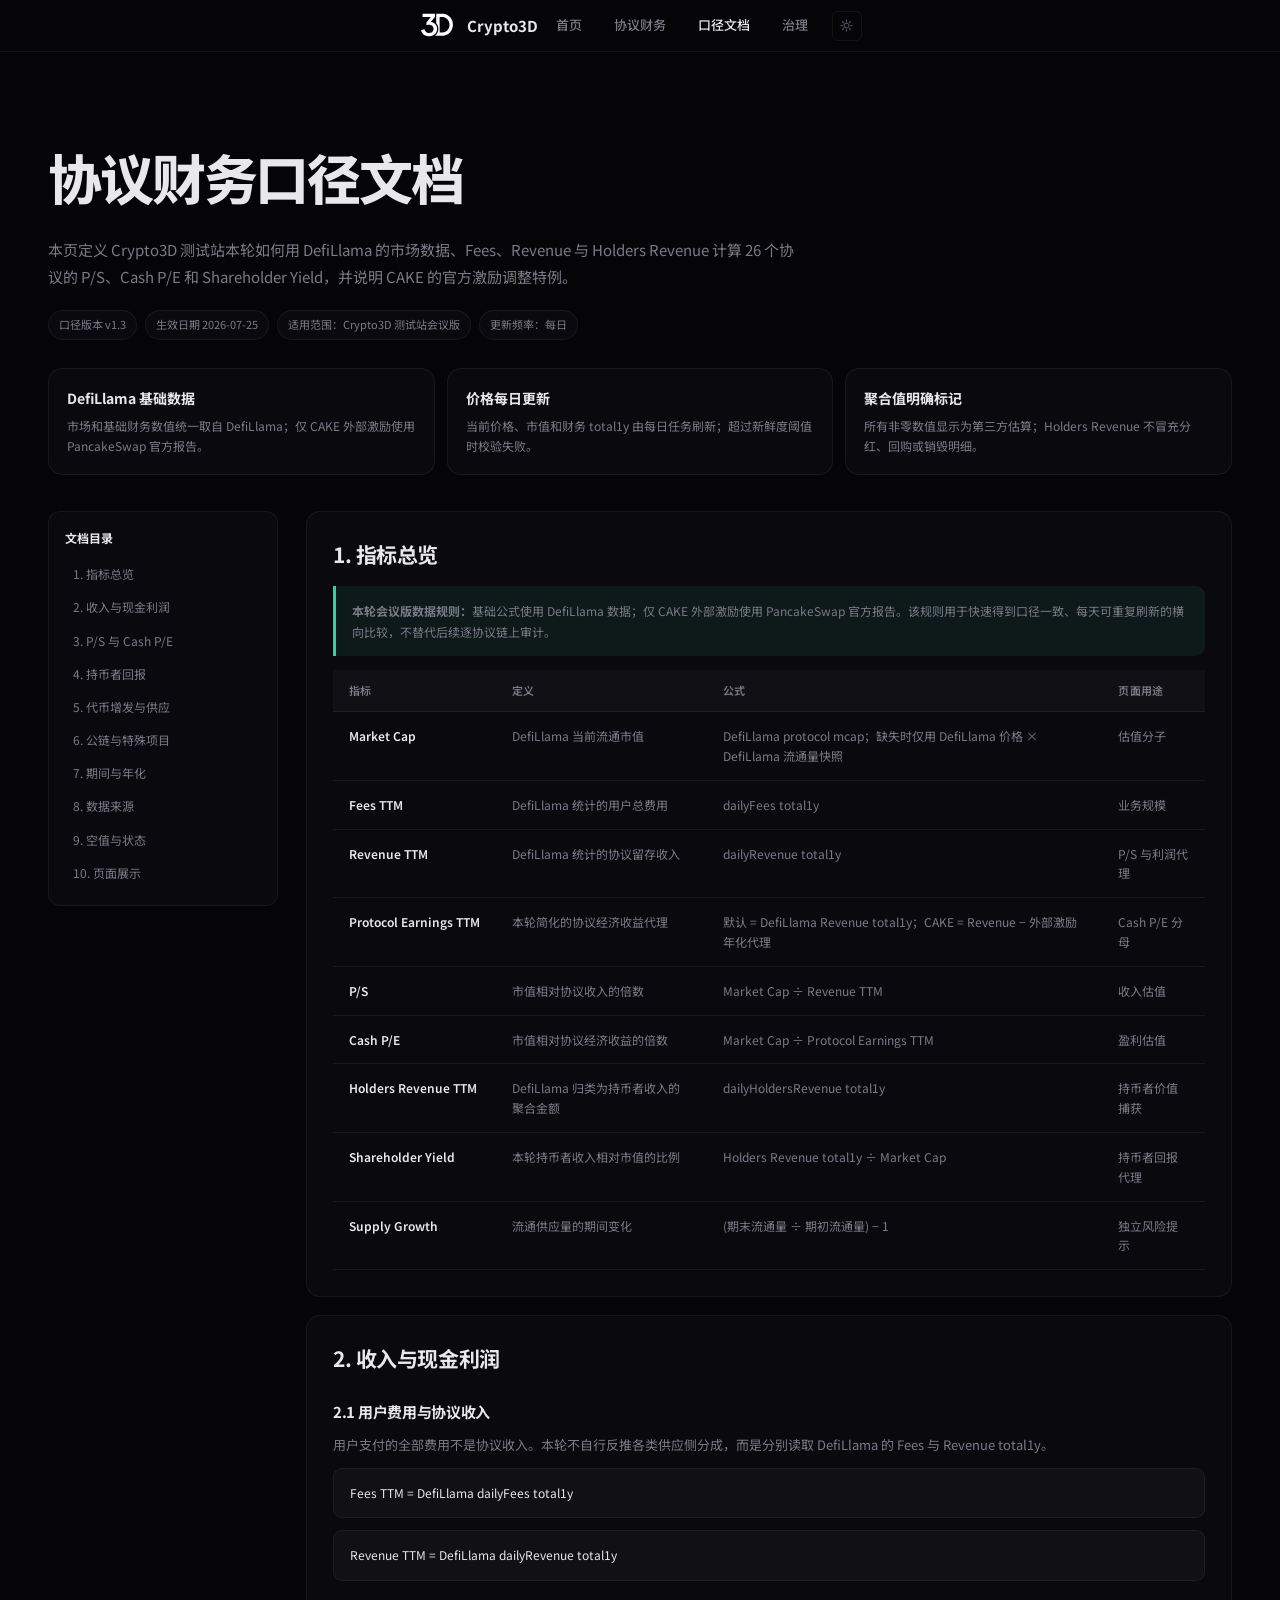
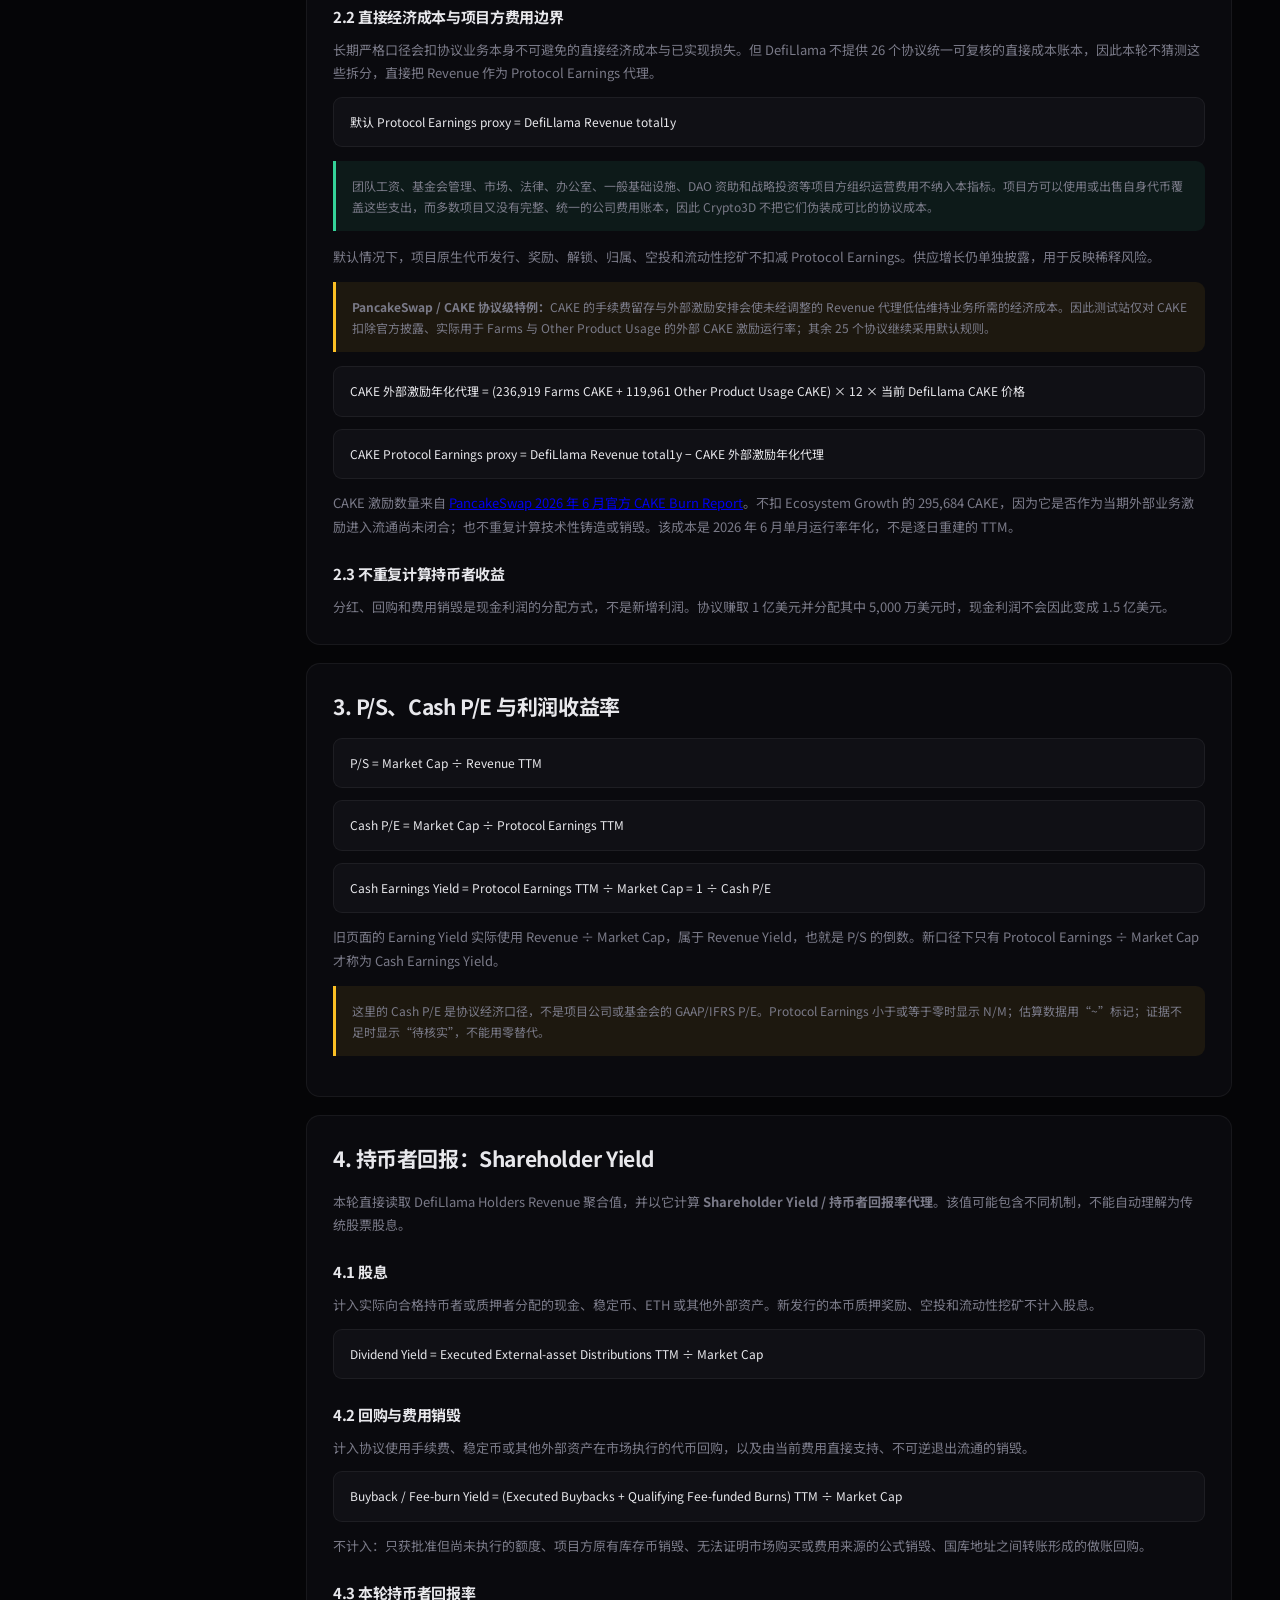
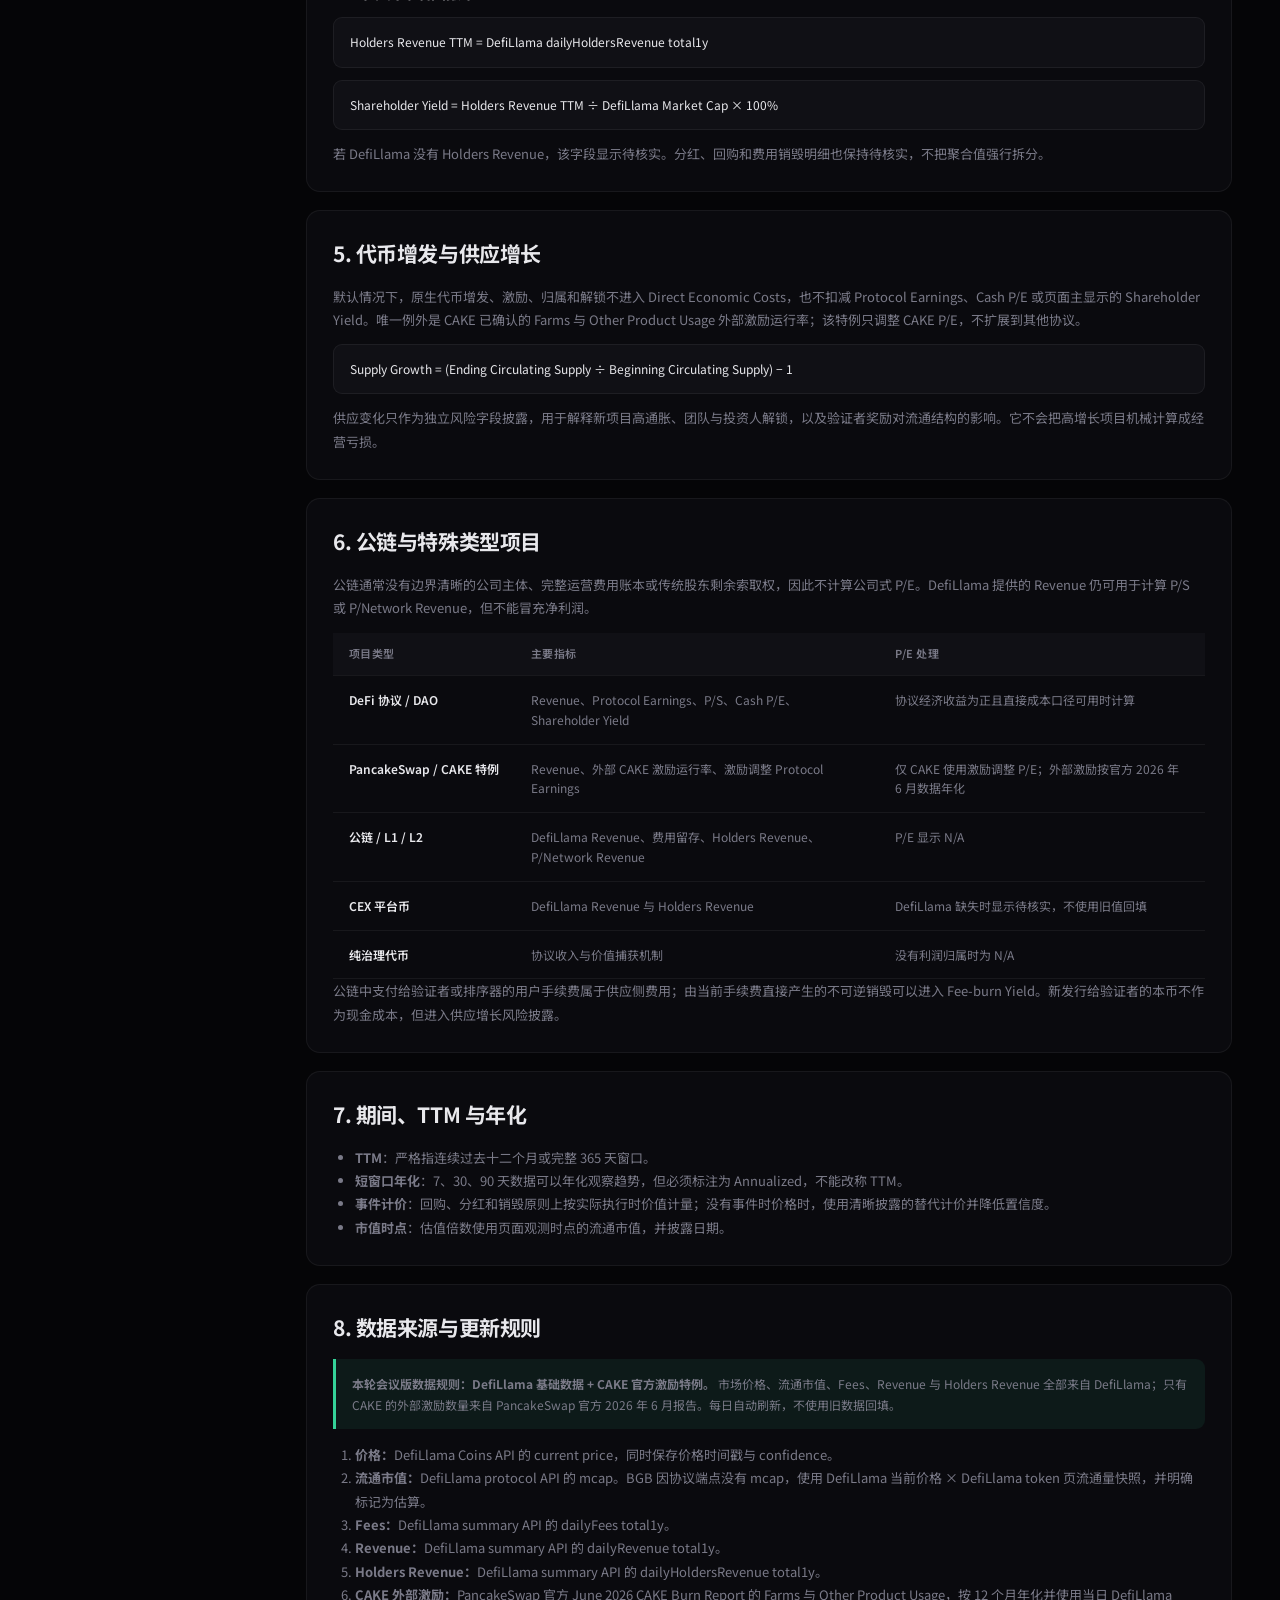
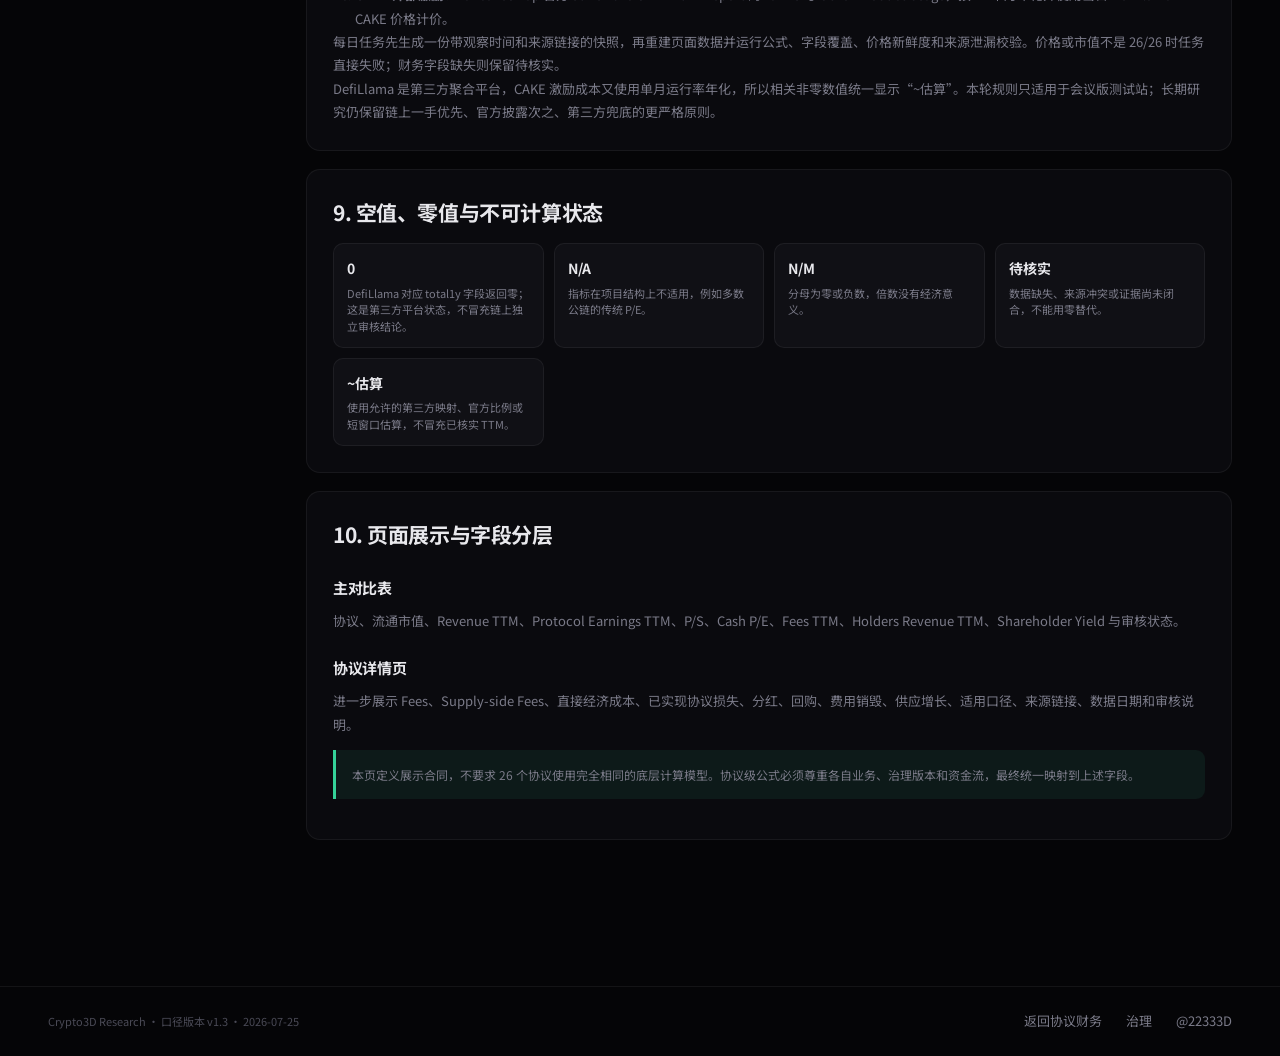
<file: tev/docs/index.html>
<!DOCTYPE html>
<html lang="zh-CN">
<head>
  <meta charset="UTF-8">
  <script>(function(){var t=localStorage.getItem('theme');if(t!=='dark')document.documentElement.setAttribute('data-theme','light')})()</script>
  <meta name="viewport" content="width=device-width, initial-scale=1.0">
  <meta name="description" content="Crypto3D 协议财务指标、公式、数据边界与状态定义。">
  <title>协议财务口径文档 — Crypto3D</title>
  <link rel="icon" href="../../favicon.ico">
  <link rel="preconnect" href="https://fonts.googleapis.com">
  <link href="https://fonts.googleapis.com/css2?family=Inter:wght@400;500;600;700&family=JetBrains+Mono:wght@400;500&family=Noto+Sans+SC:wght@400;500;600;700&display=swap" rel="stylesheet">
  <link rel="stylesheet" href="../../indicators/css/common.css">
  <style>
    html { scroll-behavior: smooth; }
    .container { max-width: 1200px; }
    header { background: var(--bg-primary); }
    nav { display: flex; gap: 32px; }
    nav a { color: var(--text-secondary); text-decoration: none; font-size: 14px; font-weight: 500; }
    nav a:hover, nav a.active { color: var(--text-primary); }
    .header-right { display: flex; align-items: center; gap: 24px; }
    .docs-hero { padding: 58px 0 36px; }
    .docs-hero h1 { margin: 0; font-size: clamp(34px, 5vw, 54px); letter-spacing: -.04em; }
    .docs-hero p { max-width: 760px; margin: 16px 0 0; color: var(--text-secondary); font-size: 15px; line-height: 1.8; }
    .docs-meta { display: flex; flex-wrap: wrap; gap: 8px; margin-top: 20px; }
    .docs-meta span { padding: 5px 10px; border: 1px solid var(--border); border-radius: 999px; color: var(--text-secondary); background: var(--bg-secondary); font-size: 11px; }
    .rule-grid { display: grid; grid-template-columns: repeat(3, minmax(0, 1fr)); gap: 12px; margin-top: 28px; }
    .rule-card { padding: 18px; border: 1px solid var(--border); border-radius: 14px; background: var(--bg-secondary); }
    .rule-card strong { display: block; color: var(--text-primary); font-size: 14px; }
    .rule-card p { margin: 7px 0 0; font-size: 12px; line-height: 1.65; }
    .docs-layout { display: grid; grid-template-columns: 230px minmax(0, 1fr); gap: 28px; align-items: start; padding-bottom: 64px; }
    .docs-toc { position: sticky; top: 74px; padding: 16px; border: 1px solid var(--border); border-radius: 12px; background: var(--bg-secondary); }
    .docs-toc strong { display: block; margin-bottom: 10px; font-size: 12px; }
    .docs-toc a { display: block; padding: 7px 8px; border-radius: 7px; color: var(--text-secondary); font-size: 12px; text-decoration: none; }
    .docs-toc a:hover { color: var(--text-primary); background: var(--bg-tertiary); }
    .docs-content { min-width: 0; }
    .doc-section { scroll-margin-top: 76px; margin-bottom: 18px; padding: 26px; border: 1px solid var(--border); border-radius: 14px; background: var(--bg-secondary); }
    .doc-section h2 { margin: 0 0 14px; font-size: 21px; letter-spacing: -.02em; }
    .doc-section h3 { margin: 24px 0 9px; font-size: 15px; }
    .doc-section p, .doc-section li { color: var(--text-secondary); font-size: 13px; line-height: 1.8; }
    .doc-section ul, .doc-section ol { margin: 10px 0 0; padding-left: 22px; }
    .formula { margin: 12px 0; padding: 14px 16px; overflow-x: auto; border: 1px solid var(--border); border-radius: 9px; color: var(--text-primary); background: var(--bg-tertiary); font-family: 'JetBrains Mono', monospace; font-size: 12px; line-height: 1.7; white-space: nowrap; }
    .doc-table-wrap { margin-top: 14px; overflow-x: auto; }
    .doc-table { width: 100%; min-width: 720px; border-collapse: collapse; }
    .doc-table th, .doc-table td { padding: 11px 12px; border-bottom: 1px solid var(--border); text-align: left; vertical-align: top; }
    .doc-table th { color: var(--text-tertiary); font-size: 10px; letter-spacing: .04em; text-transform: uppercase; }
    .doc-table td { color: var(--text-secondary); font-size: 12px; line-height: 1.65; }
    .doc-table td:first-child { color: var(--text-primary); font-weight: 600; white-space: nowrap; }
    .callout { margin: 14px 0; padding: 14px 16px; border-left: 3px solid var(--accent); border-radius: 0 9px 9px 0; background: var(--accent-dim); color: var(--text-secondary); font-size: 12px; line-height: 1.75; }
    .callout.warning { border-left-color: var(--warning); background: var(--warning-dim); }
    .status-grid { display: grid; grid-template-columns: repeat(4, minmax(0, 1fr)); gap: 10px; margin-top: 14px; }
    .status-card { padding: 13px; border: 1px solid var(--border); border-radius: 10px; background: var(--bg-tertiary); }
    .status-card strong { display: block; font-family: 'JetBrains Mono', monospace; font-size: 14px; }
    .status-card span { display: block; margin-top: 5px; color: var(--text-secondary); font-size: 11px; line-height: 1.5; }
    @media (max-width: 900px) {
      .rule-grid { grid-template-columns: 1fr; }
      .docs-layout { grid-template-columns: 1fr; }
      .docs-toc { position: static; display: grid; grid-template-columns: repeat(2, minmax(0, 1fr)); }
      .docs-toc strong { grid-column: 1 / -1; }
      .status-grid { grid-template-columns: repeat(2, minmax(0, 1fr)); }
    }
    @media (max-width: 768px) {
      nav { display: none; }
      .docs-hero { padding-top: 38px; }
      .doc-section { padding: 18px; }
      .status-grid { grid-template-columns: 1fr; }
    }
  </style>
  <link rel="stylesheet" href="../../css/theme-override.css">
</head>
<body>
  <header>
    <div class="container">
      <div class="header-content">
        <a href="../../" class="logo"><img src="../../logo.svg" alt="3D" class="logo-icon"><span class="logo-text">Crypto3D</span></a>
        <div class="header-right">
          <nav><a href="../../">首页</a><a href="../">协议财务</a><a href="./" class="active">口径文档</a><a href="../../governance/">治理</a></nav>
          <div class="lang-switch-tev"><button class="lang-btn active" type="button">中文</button><button class="lang-btn" type="button">EN</button></div>
        </div>
      </div>
    </div>
  </header>

  <main>
    <section class="docs-hero">
      <div class="container">
        <h1>协议财务口径文档</h1>
        <p>本页定义 Crypto3D 测试站本轮如何用 DefiLlama 的市场数据、Fees、Revenue 与 Holders Revenue 计算 26 个协议的 P/S、Cash P/E 和 Shareholder Yield，并说明 CAKE 的官方激励调整特例。</p>
        <div class="docs-meta"><span>口径版本 v1.3</span><span>生效日期 2026-07-25</span><span>适用范围：Crypto3D 测试站会议版</span><span>更新频率：每日</span></div>
        <div class="rule-grid">
          <div class="rule-card"><strong>DefiLlama 基础数据</strong><p>市场和基础财务数值统一取自 DefiLlama；仅 CAKE 外部激励使用 PancakeSwap 官方报告。</p></div>
          <div class="rule-card"><strong>价格每日更新</strong><p>当前价格、市值和财务 total1y 由每日任务刷新；超过新鲜度阈值时校验失败。</p></div>
          <div class="rule-card"><strong>聚合值明确标记</strong><p>所有非零数值显示为第三方估算；Holders Revenue 不冒充分红、回购或销毁明细。</p></div>
        </div>
      </div>
    </section>

    <div class="container docs-layout">
      <aside class="docs-toc" aria-label="文档目录">
        <strong>文档目录</strong>
        <a href="#overview">1. 指标总览</a>
        <a href="#income">2. 收入与现金利润</a>
        <a href="#valuation">3. P/S 与 Cash P/E</a>
        <a href="#returns">4. 持币者回报</a>
        <a href="#supply">5. 代币增发与供应</a>
        <a href="#chains">6. 公链与特殊项目</a>
        <a href="#period">7. 期间与年化</a>
        <a href="#sources">8. 数据来源</a>
        <a href="#states">9. 空值与状态</a>
        <a href="#display">10. 页面展示</a>
      </aside>

      <article class="docs-content">
        <section class="doc-section" id="overview">
          <h2>1. 指标总览</h2>
          <div class="callout"><strong>本轮会议版数据规则：</strong>基础公式使用 DefiLlama 数据；仅 CAKE 外部激励使用 PancakeSwap 官方报告。该规则用于快速得到口径一致、每天可重复刷新的横向比较，不替代后续逐协议链上审计。</div>
          <div class="doc-table-wrap">
            <table class="doc-table">
              <thead><tr><th>指标</th><th>定义</th><th>公式</th><th>页面用途</th></tr></thead>
              <tbody>
                <tr><td>Market Cap</td><td>DefiLlama 当前流通市值</td><td>DefiLlama protocol mcap；缺失时仅用 DefiLlama 价格 × DefiLlama 流通量快照</td><td>估值分子</td></tr>
                <tr><td>Fees TTM</td><td>DefiLlama 统计的用户总费用</td><td>dailyFees total1y</td><td>业务规模</td></tr>
                <tr><td>Revenue TTM</td><td>DefiLlama 统计的协议留存收入</td><td>dailyRevenue total1y</td><td>P/S 与利润代理</td></tr>
                <tr><td>Protocol Earnings TTM</td><td>本轮简化的协议经济收益代理</td><td>默认 = DefiLlama Revenue total1y；CAKE = Revenue − 外部激励年化代理</td><td>Cash P/E 分母</td></tr>
                <tr><td>P/S</td><td>市值相对协议收入的倍数</td><td>Market Cap ÷ Revenue TTM</td><td>收入估值</td></tr>
                <tr><td>Cash P/E</td><td>市值相对协议经济收益的倍数</td><td>Market Cap ÷ Protocol Earnings TTM</td><td>盈利估值</td></tr>
                <tr><td>Holders Revenue TTM</td><td>DefiLlama 归类为持币者收入的聚合金额</td><td>dailyHoldersRevenue total1y</td><td>持币者价值捕获</td></tr>
                <tr><td>Shareholder Yield</td><td>本轮持币者收入相对市值的比例</td><td>Holders Revenue total1y ÷ Market Cap</td><td>持币者回报代理</td></tr>
                <tr><td>Supply Growth</td><td>流通供应量的期间变化</td><td>(期末流通量 ÷ 期初流通量) − 1</td><td>独立风险提示</td></tr>
              </tbody>
            </table>
          </div>
        </section>

        <section class="doc-section" id="income">
          <h2>2. 收入与现金利润</h2>
          <h3>2.1 用户费用与协议收入</h3>
          <p>用户支付的全部费用不是协议收入。本轮不自行反推各类供应侧分成，而是分别读取 DefiLlama 的 Fees 与 Revenue total1y。</p>
          <div class="formula">Fees TTM = DefiLlama dailyFees total1y</div>
          <div class="formula">Revenue TTM = DefiLlama dailyRevenue total1y</div>

          <h3>2.2 直接经济成本与项目方费用边界</h3>
          <p>长期严格口径会扣协议业务本身不可避免的直接经济成本与已实现损失。但 DefiLlama 不提供 26 个协议统一可复核的直接成本账本，因此本轮不猜测这些拆分，直接把 Revenue 作为 Protocol Earnings 代理。</p>
          <div class="formula">默认 Protocol Earnings proxy = DefiLlama Revenue total1y</div>
          <div class="callout">团队工资、基金会管理、市场、法律、办公室、一般基础设施、DAO 资助和战略投资等项目方组织运营费用不纳入本指标。项目方可以使用或出售自身代币覆盖这些支出，而多数项目又没有完整、统一的公司费用账本，因此 Crypto3D 不把它们伪装成可比的协议成本。</div>
          <p>默认情况下，项目原生代币发行、奖励、解锁、归属、空投和流动性挖矿不扣减 Protocol Earnings。供应增长仍单独披露，用于反映稀释风险。</p>
          <div class="callout warning"><strong>PancakeSwap / CAKE 协议级特例：</strong>CAKE 的手续费留存与外部激励安排会使未经调整的 Revenue 代理低估维持业务所需的经济成本。因此测试站仅对 CAKE 扣除官方披露、实际用于 Farms 与 Other Product Usage 的外部 CAKE 激励运行率；其余 25 个协议继续采用默认规则。</div>
          <div class="formula">CAKE 外部激励年化代理 = (236,919 Farms CAKE + 119,961 Other Product Usage CAKE) × 12 × 当前 DefiLlama CAKE 价格</div>
          <div class="formula">CAKE Protocol Earnings proxy = DefiLlama Revenue total1y − CAKE 外部激励年化代理</div>
          <p>CAKE 激励数量来自 <a href="https://blog.pancakeswap.finance/articles/cake-burn-june-2026" target="_blank" rel="noopener">PancakeSwap 2026 年 6 月官方 CAKE Burn Report</a>。不扣 Ecosystem Growth 的 295,684 CAKE，因为它是否作为当期外部业务激励进入流通尚未闭合；也不重复计算技术性铸造或销毁。该成本是 2026 年 6 月单月运行率年化，不是逐日重建的 TTM。</p>

          <h3>2.3 不重复计算持币者收益</h3>
          <p>分红、回购和费用销毁是现金利润的分配方式，不是新增利润。协议赚取 1 亿美元并分配其中 5,000 万美元时，现金利润不会因此变成 1.5 亿美元。</p>
        </section>

        <section class="doc-section" id="valuation">
          <h2>3. P/S、Cash P/E 与利润收益率</h2>
          <div class="formula">P/S = Market Cap ÷ Revenue TTM</div>
          <div class="formula">Cash P/E = Market Cap ÷ Protocol Earnings TTM</div>
          <div class="formula">Cash Earnings Yield = Protocol Earnings TTM ÷ Market Cap = 1 ÷ Cash P/E</div>
          <p>旧页面的 Earning Yield 实际使用 Revenue ÷ Market Cap，属于 Revenue Yield，也就是 P/S 的倒数。新口径下只有 Protocol Earnings ÷ Market Cap 才称为 Cash Earnings Yield。</p>
          <div class="callout warning">这里的 Cash P/E 是协议经济口径，不是项目公司或基金会的 GAAP/IFRS P/E。Protocol Earnings 小于或等于零时显示 N/M；估算数据用“~”标记；证据不足时显示“待核实”，不能用零替代。</div>
        </section>

        <section class="doc-section" id="returns">
          <h2>4. 持币者回报：Shareholder Yield</h2>
          <p>本轮直接读取 DefiLlama Holders Revenue 聚合值，并以它计算 <strong>Shareholder Yield / 持币者回报率代理</strong>。该值可能包含不同机制，不能自动理解为传统股票股息。</p>

          <h3>4.1 股息</h3>
          <p>计入实际向合格持币者或质押者分配的现金、稳定币、ETH 或其他外部资产。新发行的本币质押奖励、空投和流动性挖矿不计入股息。</p>
          <div class="formula">Dividend Yield = Executed External-asset Distributions TTM ÷ Market Cap</div>

          <h3>4.2 回购与费用销毁</h3>
          <p>计入协议使用手续费、稳定币或其他外部资产在市场执行的代币回购，以及由当前费用直接支持、不可逆退出流通的销毁。</p>
          <div class="formula">Buyback / Fee-burn Yield = (Executed Buybacks + Qualifying Fee-funded Burns) TTM ÷ Market Cap</div>
          <p>不计入：只获批准但尚未执行的额度、项目方原有库存币销毁、无法证明市场购买或费用来源的公式销毁、国库地址之间转账形成的做账回购。</p>

          <h3>4.3 本轮持币者回报率</h3>
          <div class="formula">Holders Revenue TTM = DefiLlama dailyHoldersRevenue total1y</div>
          <div class="formula">Shareholder Yield = Holders Revenue TTM ÷ DefiLlama Market Cap × 100%</div>
          <p>若 DefiLlama 没有 Holders Revenue，该字段显示待核实。分红、回购和费用销毁明细也保持待核实，不把聚合值强行拆分。</p>
        </section>

        <section class="doc-section" id="supply">
          <h2>5. 代币增发与供应增长</h2>
          <p>默认情况下，原生代币增发、激励、归属和解锁不进入 Direct Economic Costs，也不扣减 Protocol Earnings、Cash P/E 或页面主显示的 Shareholder Yield。唯一例外是 CAKE 已确认的 Farms 与 Other Product Usage 外部激励运行率；该特例只调整 CAKE P/E，不扩展到其他协议。</p>
          <div class="formula">Supply Growth = (Ending Circulating Supply ÷ Beginning Circulating Supply) − 1</div>
          <p>供应变化只作为独立风险字段披露，用于解释新项目高通胀、团队与投资人解锁，以及验证者奖励对流通结构的影响。它不会把高增长项目机械计算成经营亏损。</p>
        </section>

        <section class="doc-section" id="chains">
          <h2>6. 公链与特殊类型项目</h2>
          <p>公链通常没有边界清晰的公司主体、完整运营费用账本或传统股东剩余索取权，因此不计算公司式 P/E。DefiLlama 提供的 Revenue 仍可用于计算 P/S 或 P/Network Revenue，但不能冒充净利润。</p>
          <div class="doc-table-wrap">
            <table class="doc-table">
              <thead><tr><th>项目类型</th><th>主要指标</th><th>P/E 处理</th></tr></thead>
              <tbody>
                <tr><td>DeFi 协议 / DAO</td><td>Revenue、Protocol Earnings、P/S、Cash P/E、Shareholder Yield</td><td>协议经济收益为正且直接成本口径可用时计算</td></tr>
                <tr><td>PancakeSwap / CAKE 特例</td><td>Revenue、外部 CAKE 激励运行率、激励调整 Protocol Earnings</td><td>仅 CAKE 使用激励调整 P/E；外部激励按官方 2026 年 6 月数据年化</td></tr>
                <tr><td>公链 / L1 / L2</td><td>DefiLlama Revenue、费用留存、Holders Revenue、P/Network Revenue</td><td>P/E 显示 N/A</td></tr>
                <tr><td>CEX 平台币</td><td>DefiLlama Revenue 与 Holders Revenue</td><td>DefiLlama 缺失时显示待核实，不使用旧值回填</td></tr>
                <tr><td>纯治理代币</td><td>协议收入与价值捕获机制</td><td>没有利润归属时为 N/A</td></tr>
              </tbody>
            </table>
          </div>
          <p>公链中支付给验证者或排序器的用户手续费属于供应侧费用；由当前手续费直接产生的不可逆销毁可以进入 Fee-burn Yield。新发行给验证者的本币不作为现金成本，但进入供应增长风险披露。</p>
        </section>

        <section class="doc-section" id="period">
          <h2>7. 期间、TTM 与年化</h2>
          <ul>
            <li><strong>TTM</strong>：严格指连续过去十二个月或完整 365 天窗口。</li>
            <li><strong>短窗口年化</strong>：7、30、90 天数据可以年化观察趋势，但必须标注为 Annualized，不能改称 TTM。</li>
            <li><strong>事件计价</strong>：回购、分红和销毁原则上按实际执行时价值计量；没有事件时价格时，使用清晰披露的替代计价并降低置信度。</li>
            <li><strong>市值时点</strong>：估值倍数使用页面观测时点的流通市值，并披露日期。</li>
          </ul>
        </section>

        <section class="doc-section" id="sources">
          <h2>8. 数据来源与更新规则</h2>
          <div class="callout"><strong>本轮会议版数据规则：DefiLlama 基础数据 + CAKE 官方激励特例。</strong> 市场价格、流通市值、Fees、Revenue 与 Holders Revenue 全部来自 DefiLlama；只有 CAKE 的外部激励数量来自 PancakeSwap 官方 2026 年 6 月报告。每日自动刷新，不使用旧数据回填。</div>
          <ol>
            <li><strong>价格：</strong>DefiLlama Coins API 的 current price，同时保存价格时间戳与 confidence。</li>
            <li><strong>流通市值：</strong>DefiLlama protocol API 的 mcap。BGB 因协议端点没有 mcap，使用 DefiLlama 当前价格 × DefiLlama token 页流通量快照，并明确标记为估算。</li>
            <li><strong>Fees：</strong>DefiLlama summary API 的 dailyFees total1y。</li>
            <li><strong>Revenue：</strong>DefiLlama summary API 的 dailyRevenue total1y。</li>
            <li><strong>Holders Revenue：</strong>DefiLlama summary API 的 dailyHoldersRevenue total1y。</li>
            <li><strong>CAKE 外部激励：</strong>PancakeSwap 官方 June 2026 CAKE Burn Report 的 Farms 与 Other Product Usage，按 12 个月年化并使用当日 DefiLlama CAKE 价格计价。</li>
          </ol>
          <p>每日任务先生成一份带观察时间和来源链接的快照，再重建页面数据并运行公式、字段覆盖、价格新鲜度和来源泄漏校验。价格或市值不是 26/26 时任务直接失败；财务字段缺失则保留待核实。</p>
          <p>DefiLlama 是第三方聚合平台，CAKE 激励成本又使用单月运行率年化，所以相关非零数值统一显示“~估算”。本轮规则只适用于会议版测试站；长期研究仍保留链上一手优先、官方披露次之、第三方兜底的更严格原则。</p>
        </section>

        <section class="doc-section" id="states">
          <h2>9. 空值、零值与不可计算状态</h2>
          <div class="status-grid">
            <div class="status-card"><strong>0</strong><span>DefiLlama 对应 total1y 字段返回零；这是第三方平台状态，不冒充链上独立审核结论。</span></div>
            <div class="status-card"><strong>N/A</strong><span>指标在项目结构上不适用，例如多数公链的传统 P/E。</span></div>
            <div class="status-card"><strong>N/M</strong><span>分母为零或负数，倍数没有经济意义。</span></div>
            <div class="status-card"><strong>待核实</strong><span>数据缺失、来源冲突或证据尚未闭合，不能用零替代。</span></div>
            <div class="status-card"><strong>~估算</strong><span>使用允许的第三方映射、官方比例或短窗口估算，不冒充已核实 TTM。</span></div>
          </div>
        </section>

        <section class="doc-section" id="display">
          <h2>10. 页面展示与字段分层</h2>
          <h3>主对比表</h3>
          <p>协议、流通市值、Revenue TTM、Protocol Earnings TTM、P/S、Cash P/E、Fees TTM、Holders Revenue TTM、Shareholder Yield 与审核状态。</p>
          <h3>协议详情页</h3>
          <p>进一步展示 Fees、Supply-side Fees、直接经济成本、已实现协议损失、分红、回购、费用销毁、供应增长、适用口径、来源链接、数据日期和审核说明。</p>
          <div class="callout">本页定义展示合同，不要求 26 个协议使用完全相同的底层计算模型。协议级公式必须尊重各自业务、治理版本和资金流，最终统一映射到上述字段。</div>
        </section>
      </article>
    </div>
  </main>

  <footer><div class="container"><div class="footer-content"><div class="footer-text">Crypto3D Research · 口径版本 v1.3 · 2026-07-25</div><div class="footer-links"><a href="../">返回协议财务</a><a href="../../governance/">治理</a><a href="https://x.com/22333D" target="_blank">@22333D</a></div></div></div></footer>
  <script src="../../js/theme.js"></script>
</body>
</html>
</file>
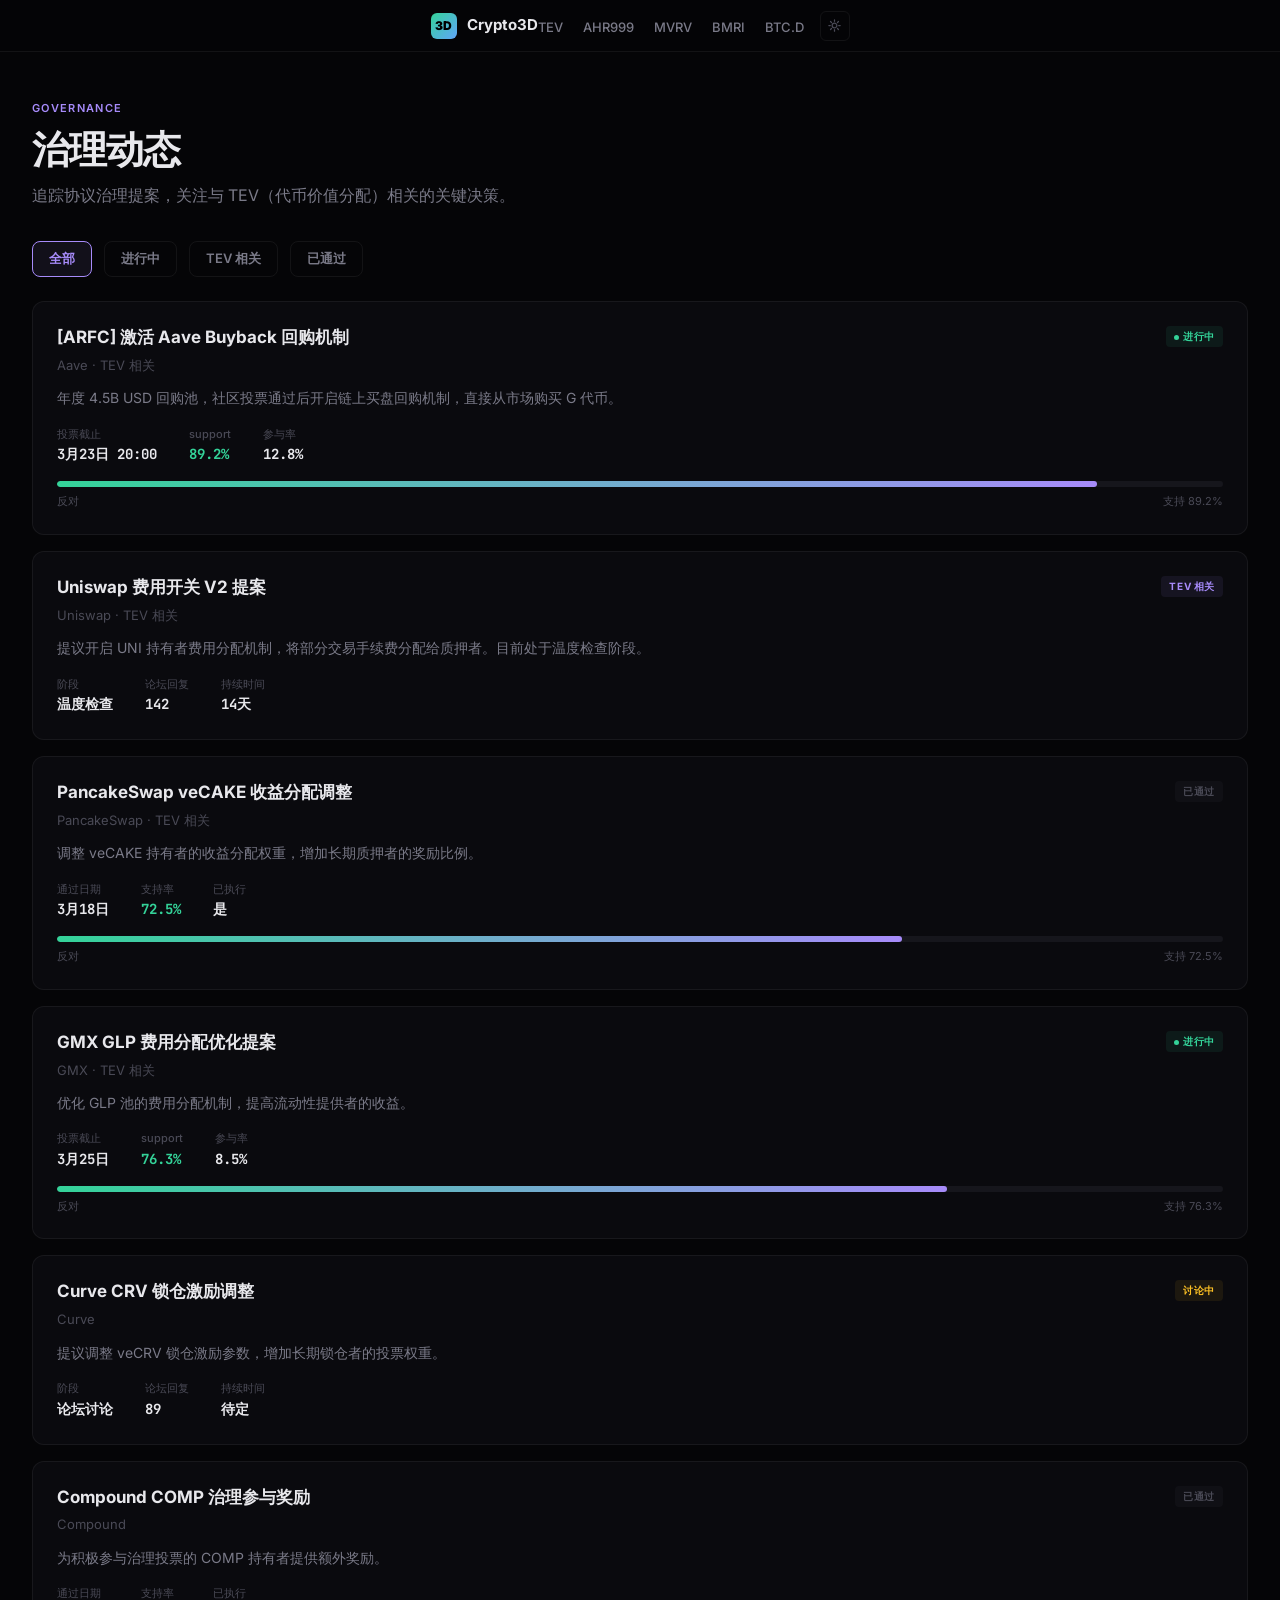
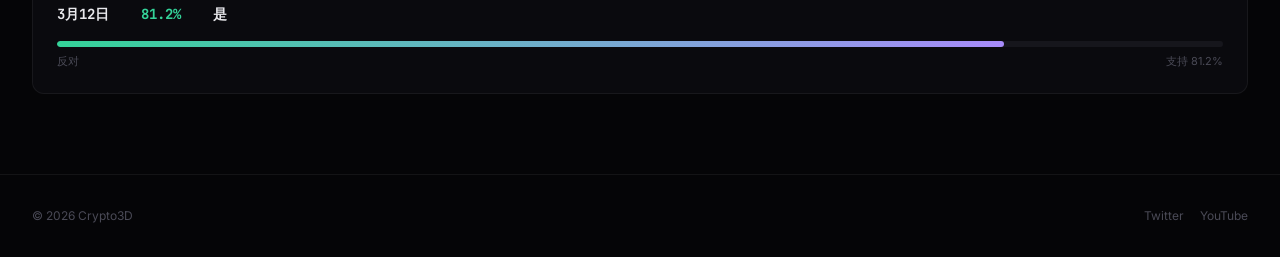
<file: tev/governance/index.html>
<!DOCTYPE html>
<html lang="zh-CN">
<head>
  <meta charset="UTF-8">
  <meta name="viewport" content="width=device-width, initial-scale=1.0">
  <title>治理动态 — Crypto3D</title>
  <script>(function(){var t=localStorage.getItem('theme');if(t!=='dark')document.documentElement.setAttribute('data-theme','light')})()</script>
  <link rel="preconnect" href="https://fonts.googleapis.com">
  <link href="https://fonts.googleapis.com/css2?family=Inter:wght@400;500;600;700;800;900&family=JetBrains+Mono:wght@400;500;600;700&display=swap" rel="stylesheet">
  <style>
    :root {
      --bg-0: #050507;
      --bg-1: #0a0a0e;
      --bg-2: #101015;
      --bg-3: #16161c;
      --text-1: #e8e8ec;
      --text-2: #7a7a88;
      --text-3: #4a4a56;
      --text-4: #2e2e38;
      --border: rgba(255,255,255,0.06);
      --border-h: rgba(255,255,255,0.12);
      --green: #34d399;
      --green-d: rgba(52,211,153,0.08);
      --blue: #60a5fa;
      --blue-d: rgba(96,165,250,0.08);
      --purple: #a78bfa;
      --purple-d: rgba(167,139,250,0.08);
      --amber: #fbbf24;
      --amber-d: rgba(251,191,36,0.08);
      --red: #f87171;
      --header-bg: rgba(5,5,7,0.9);
    }
    [data-theme="light"] {
      --bg-0: #fafafa;
      --bg-1: #ffffff;
      --bg-2: #f3f3f6;
      --bg-3: #eaeaef;
      --text-1: #111118;
      --text-2: #5a5a6e;
      --text-3: #9090a0;
      --text-4: #c0c0cc;
      --border: rgba(0,0,0,0.06);
      --border-h: rgba(0,0,0,0.12);
      --green: #059669;
      --green-d: rgba(5,150,105,0.06);
      --blue: #2563eb;
      --blue-d: rgba(37,99,235,0.06);
      --purple: #7c3aed;
      --purple-d: rgba(124,58,237,0.06);
      --amber: #d97706;
      --amber-d: rgba(217,119,6,0.06);
      --red: #dc2626;
      --header-bg: rgba(250,250,250,0.92);
    }

    *,*::before,*::after{margin:0;padding:0;box-sizing:border-box}
    html{scroll-behavior:smooth;-webkit-font-smoothing:antialiased}
    body{font-family:'Inter',-apple-system,sans-serif;background:var(--bg-0);color:var(--text-1);line-height:1.5}
    a{color:inherit;text-decoration:none}
    .mono{font-family:'JetBrains Mono',monospace;font-variant-numeric:tabular-nums}

    header{position:sticky;top:0;z-index:100;background:var(--header-bg);backdrop-filter:blur(20px);border-bottom:1px solid var(--border)}
    .hd{max-width:1280px;margin:0 auto;padding:0 32px;height:52px;display:flex;align-items:center;justify-content:space-between}
    .logo{display:flex;align-items:center;gap:10px;font-size:15px;font-weight:700}
    .logo-m{width:26px;height:26px;border-radius:6px;background:linear-gradient(135deg,var(--green),var(--blue));display:flex;align-items:center;justify-content:center;font-size:12px;font-weight:900;color:#000}
    .hd-r{display:flex;align-items:center;gap:16px}
    .nav-back{font-size:13px;font-weight:500;color:var(--text-2);display:flex;align-items:center;gap:6px;transition:color .15s}
    .nav-back:hover{color:var(--text-1)}
    .ib{width:30px;height:30px;border-radius:6px;border:1px solid var(--border);background:transparent;color:var(--text-3);cursor:pointer;display:flex;align-items:center;justify-content:center;transition:all .15s}
    .ib:hover{border-color:var(--border-h);color:var(--text-1)}
    .ib svg{width:15px;height:15px}
    .hd-nav{display:flex;gap:20px;list-style:none}
    .hd-nav a{font-size:13px;font-weight:500;color:var(--text-2);transition:color .15s}
    .hd-nav a:hover{color:var(--text-1)}
    @media(max-width:768px){.hd-nav{display:none}}
    .tt .sun{display:block}.tt .moon{display:none}
    [data-theme="light"] .tt .sun{display:none}
    [data-theme="light"] .tt .moon{display:block}
    @media(max-width:768px){.hd{padding:0 20px}}

    .page-head{max-width:1280px;margin:0 auto;padding:48px 32px 32px}
    .page-eyebrow{font-size:11px;font-weight:600;color:var(--purple);text-transform:uppercase;letter-spacing:0.12em;margin-bottom:12px}
    .page-title{font-size:42px;font-weight:900;letter-spacing:-0.03em;line-height:1.1;margin-bottom:12px}
    .page-desc{font-size:16px;color:var(--text-2);max-width:600px;line-height:1.6}
    @media(max-width:768px){.page-head{padding:32px 20px 24px}.page-title{font-size:28px}}

    .filter-bar{max-width:1280px;margin:0 auto;padding:0 32px 24px;display:flex;gap:12px;flex-wrap:wrap}
    .filter-btn{font-size:13px;font-weight:600;padding:8px 16px;border-radius:6px;border:1px solid var(--border);background:transparent;color:var(--text-2);cursor:pointer;transition:all .15s}
    .filter-btn:hover{border-color:var(--border-h);color:var(--text-1)}
    .filter-btn.active{background:var(--purple-d);border-color:var(--purple);color:var(--purple)}
    @media(max-width:768px){.filter-bar{padding:0 20px 20px}}

    .main{max-width:1280px;margin:0 auto;padding:0 32px 80px}
    @media(max-width:768px){.main{padding:0 20px 56px}}

    /* Proposal List */
    .proposal-list{display:flex;flex-direction:column;gap:16px}
    .proposal-card{background:var(--bg-1);border:1px solid var(--border);border-radius:12px;padding:24px;transition:border-color .2s,transform .2s}
    .proposal-card:hover{border-color:var(--border-h);transform:translateY(-2px)}
    .proposal-header{display:flex;align-items:flex-start;justify-content:space-between;gap:16px;margin-bottom:12px}
    .proposal-status{font-size:10px;font-weight:700;padding:3px 8px;border-radius:4px;text-transform:uppercase;letter-spacing:0.06em;white-space:nowrap}
    .proposal-status.active{color:var(--green);background:var(--green-d)}
    .proposal-status.active .pulse-dot{display:inline-block;width:5px;height:5px;border-radius:50%;background:var(--green);margin-right:4px;animation:pulse 2s ease-in-out infinite}
    .proposal-status.passed{color:var(--text-3);background:var(--bg-2)}
    .proposal-status.tev{color:var(--purple);background:var(--purple-d)}
    .proposal-status.pending{color:var(--amber);background:var(--amber-d)}
    @keyframes pulse{0%,100%{opacity:1;transform:scale(1)}50%{opacity:.5;transform:scale(.8)}}

    .proposal-title{font-size:17px;font-weight:700;line-height:1.4;margin-bottom:6px}
    .proposal-proto{font-size:13px;color:var(--text-3)}
    .proposal-desc{font-size:14px;color:var(--text-2);line-height:1.6;margin-bottom:16px}

    .proposal-meta{display:flex;gap:32px;flex-wrap:wrap}
    .meta-item{display:flex;flex-direction:column;gap:2px}
    .meta-label{font-size:11px;color:var(--text-3);font-weight:500}
    .meta-value{font-size:14px;font-weight:700}

    .proposal-progress{margin-top:16px}
    .progress-bar{height:6px;border-radius:3px;background:var(--bg-3);overflow:hidden}
    .progress-fill{height:100%;border-radius:3px;transition:width .3s}
    .progress-labels{display:flex;justify-content:space-between;margin-top:6px;font-size:11px;color:var(--text-3)}

    footer{border-top:1px solid var(--border);padding:32px 0}
    .ft{max-width:1280px;margin:0 auto;padding:0 32px;display:flex;justify-content:space-between;align-items:center;font-size:12px;color:var(--text-3)}
    .ft-links{display:flex;gap:16px}
    .ft-links a{color:var(--text-3);transition:color .15s}
    .ft-links a:hover{color:var(--text-1)}
    @media(max-width:768px){.ft{flex-direction:column;gap:12px;text-align:center;padding:0 20px}}

    .rv{opacity:0;transform:translateY(20px);transition:opacity .5s cubic-bezier(.16,1,.3,1),transform .5s cubic-bezier(.16,1,.3,1)}
    .rv.vis{opacity:1;transform:none}
    @media(prefers-reduced-motion:reduce){.rv{opacity:1;transform:none;transition:none}}
  </style>
  <link rel="stylesheet" href="../../css/theme-override.css">
</head>
<body>

<header>
  <div class="hd">
    <a href="../../" class="logo"><div class="logo-m">3D</div>Crypto3D</a>
    <div class="hd-r">
      <nav><ul class="hd-nav"><li><a href="../../tev/">TEV</a></li><li><a href="../../ahr999/">AHR999</a></li><li><a href="../../mvrv/">MVRV</a></li><li><a href="../../bmri/">BMRI</a></li><li><a href="../../btc-dominance/">BTC.D</a></li></ul></nav>
      <button class="ib tt" id="tt" aria-label="切换主题">
        <svg class="moon" xmlns="http://www.w3.org/2000/svg" fill="none" viewBox="0 0 24 24" stroke="currentColor" stroke-width="2"><path stroke-linecap="round" stroke-linejoin="round" d="M21.752 15.002A9.718 9.718 0 0118 15.75c-5.385 0-9.75-4.365-9.75-9.75 0-1.33.266-2.597.748-3.752A9.753 9.753 0 003 11.25C3 16.635 7.365 21 12.75 21a9.753 9.753 0 009.002-5.998z"/></svg>
        <svg class="sun" xmlns="http://www.w3.org/2000/svg" fill="none" viewBox="0 0 24 24" stroke="currentColor" stroke-width="2"><path stroke-linecap="round" stroke-linejoin="round" d="M12 3v2.25m6.364.386l-1.591 1.591M21 12h-2.25m-.386 6.364l-1.591-1.591M12 18.75V21m-4.773-4.227l-1.591 1.591M5.25 12H3m4.227-4.773L5.636 5.636M15.75 12a3.75 3.75 0 11-7.5 0 3.75 3.75 0 017.5 0z"/></svg>
      </button>
    </div>
  </div>
</header>

<div class="page-head rv">
  <div class="page-eyebrow">Governance</div>
  <h1 class="page-title">治理动态</h1>
  <p class="page-desc">追踪协议治理提案，关注与 TEV（代币价值分配）相关的关键决策。</p>
</div>

<div class="filter-bar rv">
  <button class="filter-btn active" data-filter="all">全部</button>
  <button class="filter-btn" data-filter="active">进行中</button>
  <button class="filter-btn" data-filter="tev">TEV 相关</button>
  <button class="filter-btn" data-filter="passed">已通过</button>
</div>

<div class="main">
  <div class="proposal-list rv" id="proposal-list"></div>
</div>

<footer>
  <div class="ft">
    <span>© 2026 Crypto3D</span>
    <div class="ft-links">
      <a href="https://x.com/22333D" target="_blank">Twitter</a>
      <a href="https://www.youtube.com/@Crypto36D" target="_blank">YouTube</a>
    </div>
  </div>
</footer>

<script>
const io=new IntersectionObserver(es=>es.forEach(e=>{if(e.isIntersecting)e.target.classList.add('vis')}),{threshold:.08});
document.querySelectorAll('.rv').forEach((el,i)=>{el.style.transitionDelay=i*40+'ms';io.observe(el)});

const proposals=[
  {status:'active',statusClass:'active',title:'[ARFC] 激活 Aave Buyback 回购机制',proto:'Aave',tev:true,desc:'年度 4.5B USD 回购池，社区投票通过后开启链上买盘回购机制，直接从市场购买 G 代币。',meta:{deadline:'3月23日 20:00',support:'89.2%',quorum:'12.8%'},progress:89.2},
  {status:'tev',statusClass:'tev',title:'Uniswap 费用开关 V2 提案',proto:'Uniswap',tev:true,desc:'提议开启 UNI 持有者费用分配机制，将部分交易手续费分配给质押者。目前处于温度检查阶段。',meta:{stage:'温度检查',replies:'142',duration:'14天'},progress:0},
  {status:'passed',statusClass:'passed',title:'PancakeSwap veCAKE 收益分配调整',proto:'PancakeSwap',tev:true,desc:'调整 veCAKE 持有者的收益分配权重，增加长期质押者的奖励比例。',meta:{passed:'3月18日',votes:'72.5%',executed:'是'},progress:72.5},
  {status:'active',statusClass:'active',title:'GMX GLP 费用分配优化提案',proto:'GMX',tev:true,desc:'优化 GLP 池的费用分配机制，提高流动性提供者的收益。',meta:{deadline:'3月25日',support:'76.3%',quorum:'8.5%'},progress:76.3},
  {status:'pending',statusClass:'pending',title:'Curve CRV 锁仓激励调整',proto:'Curve',tev:false,desc:'提议调整 veCRV 锁仓激励参数，增加长期锁仓者的投票权重。',meta:{stage:'论坛讨论',replies:'89',duration:'待定'},progress:0},
  {status:'passed',statusClass:'passed',title:'Compound COMP 治理参与奖励',proto:'Compound',tev:false,desc:'为积极参与治理投票的 COMP 持有者提供额外奖励。',meta:{passed:'3月12日',votes:'81.2%',executed:'是'},progress:81.2},
];

function render(filter){
  const list=document.getElementById('proposal-list');
  const filtered=filter==='all'?proposals:proposals.filter(p=>p.status===filter||p.statusClass===filter);
  list.innerHTML=filtered.map(p=>`
    <a href="#" class="proposal-card">
      <div class="proposal-header">
        <div>
          <div class="proposal-title">${p.title}</div>
          <div class="proposal-proto">${p.proto}${p.tev?' · TEV 相关':''}</div>
        </div>
        <div class="proposal-status ${p.statusClass}">${p.statusClass==='active'?'<span class="pulse-dot"></span>':''}${p.status==='tev'?'TEV 相关':p.status==='active'?'进行中':p.status==='passed'?'已通过':'讨论中'}</div>
      </div>
      <div class="proposal-desc">${p.desc}</div>
      <div class="proposal-meta">
        ${Object.entries(p.meta).map(([k,v])=>`<div class="meta-item"><div class="meta-label">${k==='deadline'?'投票截止':k==='stage'?'阶段':k==='replies'?'论坛回复':k==='passed'?'通过日期':k==='votes'?'支持率':k==='quorum'?'参与率':k==='executed'?'已执行':k==='duration'?'持续时间':k}</div><div class="meta-value ${k==='support'||k==='votes'?'mono':''}" style="${k==='support'||k==='votes'?`color:var(--green)`:''}">${v}</div></div>`).join('')}
      </div>
      ${p.progress>0?`<div class="proposal-progress"><div class="progress-bar"><div class="progress-fill" style="width:${p.progress}%;background:linear-gradient(90deg,var(--green),var(--purple))"></div></div><div class="progress-labels"><span>反对</span><span>支持 ${p.progress}%</span></div></div>`:''}
    </a>
  `).join('');
}

document.querySelectorAll('.filter-btn').forEach(btn=>{
  btn.addEventListener('click',()=>{
    document.querySelectorAll('.filter-btn').forEach(b=>b.classList.remove('active'));
    btn.classList.add('active');
    render(btn.dataset.filter);
  });
});

render('all');
</script>
<script src="../../js/theme.js"></script>
</body>
</html>
</file>
<file: research/shared-20261011/research.css>
:root { --bg: #10141d; --ink: #e9ecf5; --muted: #adb7ca; --line: #333c4e; --panel: #1a2130; --accent: #8aafff; --pink: #ff91c7; --header: rgba(16,20,29,.96); }
[data-theme="light"] { --bg: #f7f7f5; --ink: #252733; --muted: #656b79; --line: #d9dde4; --panel: #fff; --accent: #245e92; --pink: #a02464; --header: rgba(247,247,245,.97); }
* { box-sizing: border-box; }
html { scroll-behavior: smooth; scroll-padding-top: 95px; }
body { margin: 0px; background: var(--bg); color: var(--ink); font: 17px / 1.8 "Microsoft YaHei", system-ui, sans-serif; }
a { color: var(--accent); text-underline-offset: 4px; }
a:focus-visible, button:focus-visible { outline: 3px solid var(--pink); outline-offset: 5px; }
.site-header { position: sticky; top: 0px; z-index: 100; border-bottom: 1px solid var(--line); background: var(--header); backdrop-filter: blur(14px); }
.site-header-inner { max-width: 1370px; padding: 16px 32px; margin: auto; display: flex; align-items: center; gap: 28px; }
.site-brand { display: flex; align-items: center; gap: 10px; font-size: 21px; font-weight: 800; color: var(--ink); text-decoration: none; white-space: nowrap; }
.site-brand img { width: 28px; height: 28px; border-radius: 5px; margin: 0px; }
.site-nav { display: flex; align-items: center; gap: 25px; margin-left: auto; }
.site-nav a { font-size: 14px; color: var(--muted); text-decoration: none; }
.site-nav a[aria-current] { color: var(--ink); font-weight: 700; }
.hd-r { display: flex; align-items: center; }
.hd-r button { width: 36px; height: 36px; display: grid; place-items: center; background: transparent; color: var(--ink); border: 1px solid var(--line); border-radius: 8px; cursor: pointer; }
.hd-r svg { width: 18px; height: 18px; }
.hd-r .moon { display: none; }
[data-theme="light"] .hd-r .moon { display: block; }
[data-theme="light"] .hd-r .sun { display: none; }
.skip-link { position: fixed; top: -100px; left: 20px; z-index: 200; padding: 10px 20px; background: var(--panel); color: var(--ink); }
.skip-link:focus { top: 8px; }
.breadcrumbs { display: flex; flex-wrap: wrap; gap: 11px; font-size: 13px; color: var(--muted); margin: 0px 0px 30px; }
.breadcrumbs a { text-decoration: none; color: var(--muted); }
.site-footer { max-width: 1306px; margin: 50px auto 0px; padding: 25px 0px 35px; display: flex; gap: 22px; flex-wrap: wrap; border-top: 1px solid var(--line); font-size: 13px; color: var(--muted); }
.site-footer a { color: var(--muted); }
.research-index { max-width: 1120px; margin: 0px auto; padding: 45px 32px 70px; min-height: 65vh; }
.research-eyebrow { font-size: 12px; letter-spacing: 2px; font-weight: 700; color: var(--pink); margin-top: 48px; }
.research-index h1 { font-size: 44px; line-height: 1.3; margin: 12px 0px 20px; }
.research-intro { color: var(--muted); max-width: 700px; margin: 0px 0px 45px; }
.research-card { display: grid; grid-template-columns: 1.6fr 1fr; border: 1px solid var(--line); border-radius: 16px; background: var(--panel); text-decoration: none; color: var(--ink); overflow: hidden; transition: border-color 0.2s, transform 0.2s; }
.research-card:hover { border-color: var(--pink); transform: translateY(-2px); }
.research-card-copy { padding: 34px 38px; }
.research-meta { display: flex; gap: 20px; flex-wrap: wrap; font-size: 12px; color: var(--muted); margin-bottom: 24px; }
.research-meta span { color: var(--pink); font-weight: 700; }
.research-card h2 { font-size: 28px; line-height: 1.4; margin: 0px 0px 7px; }
.research-card p { color: var(--muted); font-size: 15px; line-height: 1.8; margin: 14px 0px 22px; }
.research-card .research-subtitle { font-size: 19px; color: var(--ink); margin: 0px 0px 18px; }
.read-link { font-size: 14px; font-weight: 700; color: var(--accent); }
.research-card-mark { background: linear-gradient(140deg, rgba(160, 36, 100, 0.13), rgba(36, 94, 146, 0.07)); display: flex; flex-direction: column; justify-content: center; align-items: center; min-height: 250px; gap: 18px; border-left: 1px solid var(--line); }
.research-card-mark > span { color: var(--pink); font-size: 78px; font-weight: 900; line-height: 1; letter-spacing: -4px; }
.research-card-mark small { color: var(--muted); font-size: 12px; letter-spacing: 2px; }
.method-page { max-width: 1000px; margin: 40px auto 70px; padding: 0px 30px; }
.method-page h1 { font-size: 30px; line-height: 1.5; }
.method-page h2 { font-size: 23px; margin-top: 35px; }
.method-page table { border-collapse: collapse; font-size: 14px; display: block; overflow: auto; max-width: 100%; }
.method-page th, .method-page td { padding: 10px 13px; border: 1px solid var(--line); min-width: 90px; }
.method-page pre { white-space: pre-wrap; overflow-wrap: anywhere; }
.method-page code { overflow-wrap: anywhere; }
.method-page p { overflow-wrap: anywhere; }
.method-page img { max-width: 100%; height: auto; }
@media (max-width: 980px) {
  .site-footer { margin-left: 22px; margin-right: 22px; }
  .site-header-inner { padding: 13px 22px; gap: 15px; }
  .site-nav { gap: 15px; }
  .site-nav a { font-size: 13px; }
  .research-index { padding: 30px 22px 50px; }
  .research-index h1 { font-size: 34px; }
  .research-card-copy { padding: 28px; }
  .research-card h2 { font-size: 24px; }
  .research-card-mark > span { font-size: 64px; }
}
@media (max-width: 600px) {
  .site-brand { font-size: 19px; }
  .site-nav a:first-child { display: none; }
  .site-header-inner { gap: 12px; }
  .research-card { grid-template-columns: 1fr; }
  .research-card-mark { min-height: 130px; flex-direction: row; gap: 28px; border-left: 0px; border-top: 1px solid var(--line); }
  .research-card-mark > span { font-size: 48px; }
  .research-card-mark small { max-width: 80px; line-height: 1.8; }
  .research-eyebrow { margin-top: 30px; }
  .research-card-copy { padding: 25px; }
  .research-intro { font-size: 16px; }
  .method-page { padding: 0px 22px; }
  .method-page h1 { font-size: 27px; }
}
@media (prefers-reduced-motion: reduce) {
  html { scroll-behavior: auto; }
  .research-card { transition: none; }
  .research-card:hover { transform: none; }
}
@media print {
  .site-header, .site-footer, .breadcrumbs, .skip-link { display: none; }
  body { background: rgb(255, 255, 255); color: rgb(0, 0, 0); }
  .method-page { max-width: none; padding: 0px; }
}
.research-index .research-card + .research-card { margin-top: 24px; }
</file>
<file: indicators/css/common.css>
/**
 * Crypto3D Indicators - Common Styles
 * 深色主题共用样式
 */

/* === CSS Variables === */
:root {
  /* Backgrounds */
  --bg-primary: #0a0a0b;
  --bg-secondary: #111113;
  --bg-tertiary: #18181b;
  --bg-hover: #1f1f23;
  
  /* Borders */
  --border: #27272a;
  --border-hover: #3f3f46;
  
  /* Text */
  --text-primary: #fafafa;
  --text-secondary: #a1a1aa;
  --text-tertiary: #71717a;
  
  /* Accent Colors */
  --accent: #22c55e;
  --accent-dim: rgba(34, 197, 94, 0.1);
  --warning: #f59e0b;
  --warning-dim: rgba(245, 158, 11, 0.1);
  --danger: #ef4444;
  --danger-dim: rgba(239, 68, 68, 0.1);
  --blue: #3b82f6;
  --blue-dim: rgba(59, 130, 246, 0.1);
  --purple: #a855f7;
  --cyan: #06b6d4;
}

/* === Reset === */
* {
  margin: 0;
  padding: 0;
  box-sizing: border-box;
}

/* === Body === */
body {
  font-family: 'Noto Sans SC', 'Inter', -apple-system, sans-serif;
  background: var(--bg-primary);
  color: var(--text-primary);
  line-height: 1.6;
  min-height: 100vh;
}

/* === Container === */
.container {
  max-width: 1200px;
  margin: 0 auto;
  padding: 0 24px;
}

/* === Header === */
header {
  border-bottom: 1px solid var(--border);
  padding: 20px 0;
  position: sticky;
  top: 0;
  background: rgba(10, 10, 11, 0.9);
  backdrop-filter: blur(12px);
  z-index: 100;
}

.header-content {
  display: flex;
  justify-content: space-between;
  align-items: center;
}

.logo {
  display: flex;
  align-items: center;
  gap: 12px;
  text-decoration: none;
}

.logo-icon {
  width: 36px;
  height: 36px;
  border-radius: 8px;
}

.logo-text {
  font-size: 20px;
  font-weight: 700;
  color: var(--text-primary);
}

.nav-links {
  display: flex;
  align-items: center;
  gap: 24px;
}

.nav-links a {
  color: var(--text-secondary);
  text-decoration: none;
  font-size: 14px;
  transition: color 0.2s;
}

.nav-links a:hover {
  color: var(--text-primary);
}

.lang-switch {
  display: flex;
  align-items: center;
  gap: 8px;
  background: var(--bg-secondary);
  border: 1px solid var(--border);
  border-radius: 8px;
  padding: 6px 12px;
  cursor: pointer;
  font-size: 14px;
}

.lang-switch span {
  color: var(--text-secondary);
}

.lang-switch .active {
  color: var(--text-primary);
  font-weight: 500;
}

/* === Main Content === */
main {
  padding: 24px 0;
}

.page-header {
  margin-bottom: 16px;
}

.page-title {
  font-size: 26px;
  font-weight: 700;
  margin-bottom: 4px;
}

.page-subtitle {
  color: var(--text-secondary);
  font-size: 14px;
}

/* === Stats Grid === */
.stats-grid {
  display: grid;
  grid-template-columns: repeat(auto-fit, minmax(140px, 1fr));
  gap: 12px;
  margin-bottom: 20px;
}

.stat-card {
  background: var(--bg-secondary);
  border: 1px solid var(--border);
  border-radius: 10px;
  padding: 12px 14px;
}

.stat-card.main {
  grid-column: span 2;
}

.stat-label {
  font-size: 11px;
  color: var(--text-tertiary);
  text-transform: uppercase;
  letter-spacing: 0.05em;
  margin-bottom: 4px;
}

.stat-value {
  font-size: 20px;
  font-weight: 700;
  font-family: 'JetBrains Mono', monospace;
}

.stat-hint {
  font-size: 11px;
  color: var(--text-secondary);
  margin-top: 4px;
}

/* Stat Value Color Variants */
.stat-value.buy,
.stat-value.undervalued,
.stat-value.risk-on { color: var(--accent); }

.stat-value.dca,
.stat-value.fair,
.stat-value.neutral { color: var(--warning); }

.stat-value.wait,
.stat-value.overvalued,
.stat-value.risk-off { color: var(--danger); }

/* === Zone Legend === */
.zone-legend {
  display: flex;
  flex-wrap: wrap;
  gap: 12px;
  margin-bottom: 16px;
}

.zone-item {
  display: flex;
  align-items: center;
  gap: 6px;
  font-size: 12px;
  color: var(--text-secondary);
}

.zone-dot {
  width: 10px;
  height: 10px;
  border-radius: 50%;
}

.zone-dot.buy,
.zone-dot.undervalued,
.zone-dot.risk-on { background: var(--accent); }

.zone-dot.dca,
.zone-dot.fair,
.zone-dot.neutral { background: var(--warning); }

.zone-dot.wait,
.zone-dot.overvalued,
.zone-dot.risk-off { background: var(--danger); }

/* BTC Dominance specific */
.zone-dot.btc-dominant { background: var(--warning); }
.zone-dot.balanced { background: var(--blue); }
.zone-dot.alt-season { background: var(--purple); }

.stat-value.btc-dominant { color: var(--warning); }
.stat-value.balanced { color: var(--blue); }
.stat-value.alt-season { color: var(--purple); }

/* === Chart Container === */
.chart-container {
  background: var(--bg-secondary);
  border: 1px solid var(--border);
  border-radius: 12px;
  padding: 24px;
  margin-bottom: 32px;
}

.chart-header {
  display: flex;
  justify-content: space-between;
  align-items: center;
  margin-bottom: 16px;
  flex-wrap: wrap;
  gap: 12px;
}

.chart-title {
  font-size: 16px;
  font-weight: 600;
}

.chart-legend {
  display: flex;
  gap: 12px;
  flex-wrap: wrap;
}

.legend-item {
  display: flex;
  align-items: center;
  gap: 6px;
  font-size: 12px;
  color: var(--text-secondary);
  cursor: pointer;
  padding: 4px 8px;
  border-radius: 4px;
  transition: background 0.2s;
  user-select: none;
}

.legend-item:hover {
  background: var(--bg-tertiary);
}

.legend-item.disabled {
  opacity: 0.4;
}

.legend-item.fixed {
  cursor: default;
  opacity: 0.7;
}

.legend-item.fixed:hover {
  background: transparent;
}

.legend-item.scale-toggle {
  background: var(--bg-tertiary);
  border: 1px solid var(--border);
  padding: 4px 10px;
  font-weight: 500;
  color: var(--accent);
}

.legend-item.scale-toggle:hover {
  border-color: var(--accent);
}

.legend-line {
  width: 16px;
  height: 3px;
  border-radius: 2px;
}

.legend-line.dashed {
  background: repeating-linear-gradient(90deg, currentColor 0, currentColor 4px, transparent 4px, transparent 8px);
  height: 2px;
}

.chart-wrapper {
  position: relative;
  height: 500px;
}

/* Chart hint - inside chart-container, centered */
.chart-hint {
  text-align: center;
  margin-top: 12px;
  font-size: 12px;
  color: var(--text-tertiary);
}

/* Data update time - outside chart-container, right aligned */
.data-update-time {
  text-align: right;
  font-size: 12px;
  color: var(--text-tertiary);
  font-family: 'JetBrains Mono', monospace;
  margin-top: 8px;
  margin-bottom: 16px;
}

/* === Chart Tooltip (inline style) === */
.chart-tooltip {
  display: flex;
  flex-wrap: wrap;
  gap: 16px;
  padding: 12px 16px;
  background: var(--bg-tertiary);
  border-radius: 8px;
  margin-top: 12px;
  min-height: 44px;
  align-items: center;
}

.tooltip-date {
  font-family: 'JetBrains Mono', monospace;
  font-size: 14px;
  color: var(--text-primary);
  font-weight: 500;
  min-width: 100px;
}

.tooltip-item {
  display: flex;
  align-items: center;
  gap: 6px;
  font-size: 13px;
}

.tooltip-dot {
  width: 8px;
  height: 8px;
  border-radius: 50%;
}

.tooltip-label {
  color: var(--text-tertiary);
}

.tooltip-value {
  font-family: 'JetBrains Mono', monospace;
  color: var(--text-primary);
  font-weight: 500;
}

/* Chart Tooltip (floating style for BMRI/BTC-D) */
.chart-tooltip.floating {
  position: absolute;
  top: 12px;
  left: 12px;
  background: rgba(17, 17, 19, 0.95);
  border: 1px solid var(--border);
  border-radius: 8px;
  padding: 12px;
  font-size: 13px;
  pointer-events: none;
  z-index: 10;
  min-width: 140px;
  opacity: 0;
  transition: opacity 0.15s;
  display: block;
  min-height: auto;
}

.chart-tooltip.floating.visible {
  opacity: 1;
}

.chart-tooltip.floating .tooltip-date {
  margin-bottom: 8px;
}

.chart-tooltip.floating .tooltip-item {
  margin-top: 4px;
}

/* === Info Section === */
.info-section {
  background: var(--bg-secondary);
  border: 1px solid var(--border);
  border-radius: 12px;
  padding: 24px;
  margin-bottom: 24px;
}

.info-title {
  font-size: 18px;
  font-weight: 600;
  margin-bottom: 16px;
}

.info-text {
  color: var(--text-secondary);
  font-size: 14px;
  line-height: 1.8;
}

.info-text p {
  margin-bottom: 12px;
}

.formula {
  background: var(--bg-tertiary);
  border-radius: 8px;
  padding: 16px;
  font-family: 'JetBrains Mono', monospace;
  font-size: 13px;
  color: var(--text-primary);
  overflow-x: auto;
  margin: 16px 0;
}

.disclaimer {
  margin-top: 16px;
  padding: 12px 16px;
  background: var(--warning-dim);
  border: 1px solid rgba(245, 158, 11, 0.3);
  border-radius: 8px;
  font-size: 13px;
  color: var(--warning);
}

/* Data Notice */
.data-notice {
  background: var(--warning-dim);
  border: 1px solid var(--warning);
  border-radius: 8px;
  padding: 10px 14px;
  margin-bottom: 16px;
  font-size: 13px;
  color: var(--warning);
}

/* Info Table */
.info-table {
  width: 100%;
  border-collapse: collapse;
  margin: 16px 0;
  font-size: 14px;
}

.info-table th,
.info-table td {
  padding: 10px 12px;
  text-align: left;
  border-bottom: 1px solid var(--border);
}

.info-table th {
  color: var(--text-tertiary);
  font-weight: 500;
  text-transform: uppercase;
  font-size: 12px;
}

/* Bucket Stats (BMRI) */
.bucket-value {
  font-size: 20px;
  font-weight: 600;
  font-family: 'JetBrains Mono', monospace;
}

.bucket-bar {
  height: 4px;
  background: var(--bg-tertiary);
  border-radius: 2px;
  margin-top: 12px;
  overflow: hidden;
}

.bucket-fill {
  height: 100%;
  border-radius: 2px;
  transition: width 0.3s ease;
}

.bucket-fill.positive { background: var(--accent); }
.bucket-fill.negative { background: var(--danger); }

/* Version Tabs (BMRI) */
.version-tabs {
  display: flex;
  gap: 8px;
  margin-bottom: 24px;
}

.version-tab {
  padding: 10px 24px;
  background: var(--bg-secondary);
  border: 1px solid var(--border);
  border-radius: 8px;
  cursor: pointer;
  font-size: 14px;
  font-weight: 500;
  color: var(--text-secondary);
  transition: all 0.2s;
}

.version-tab:hover {
  border-color: var(--border-hover);
  color: var(--text-primary);
}

.version-tab.active {
  background: var(--accent-dim);
  border-color: var(--accent);
  color: var(--accent);
}

.version-desc {
  font-size: 12px;
  color: var(--text-tertiary);
  margin-top: 4px;
}

/* === Footer === */
footer {
  border-top: 1px solid var(--border);
  padding: 24px 0;
  text-align: center;
  margin-top: 40px;
}

.footer-text {
  font-size: 14px;
  color: var(--text-tertiary);
}

/* === TEV Dashboard Specific === */

/* Hero Section */
.hero {
  padding: 48px 0 32px;
  text-align: center;
}

.hero h1 {
  font-size: 42px;
  font-weight: 700;
  letter-spacing: -0.02em;
  margin-bottom: 12px;
  background: linear-gradient(135deg, var(--text-primary) 0%, var(--accent) 100%);
  -webkit-background-clip: text;
  -webkit-text-fill-color: transparent;
  background-clip: text;
}

.hero p {
  color: var(--text-secondary);
  font-size: 17px;
  max-width: 700px;
  margin: 0 auto;
}

/* Stats Bar */
.stats-bar {
  display: flex;
  gap: 1px;
  background: var(--border);
  margin: 32px 24px 0;
  border-radius: 12px;
  overflow: hidden;
}

.stats-bar .stat-item {
  flex: 1;
  background: var(--bg-secondary);
  padding: 20px 24px;
  text-align: center;
  border: none;
  border-radius: 0;
}

.stats-bar .stat-value {
  font-size: 24px;
}

/* Table Styles */
.table-section {
  padding: 32px 0 48px;
}

.table-container {
  background: var(--bg-secondary);
  border-radius: 12px;
  border: 1px solid var(--border);
  overflow: hidden;
}

.table-header {
  display: flex;
  justify-content: space-between;
  align-items: center;
  padding: 16px 24px;
  border-bottom: 1px solid var(--border);
}

.table-title {
  font-weight: 700;
  font-size: 16px;
}

.table-filters {
  display: flex;
  gap: 8px;
}

.filter-btn {
  padding: 6px 12px;
  background: transparent;
  border: 1px solid var(--border);
  border-radius: 6px;
  color: var(--text-secondary);
  font-size: 13px;
  cursor: pointer;
  transition: all 0.2s;
}

.filter-btn:hover {
  border-color: var(--text-tertiary);
  color: var(--text-primary);
}

.filter-btn.active {
  background: var(--accent-dim);
  border-color: var(--accent);
  color: var(--accent);
}

table {
  width: 100%;
  border-collapse: collapse;
}

th, td {
  padding: 16px 24px;
  text-align: left;
}

th {
  font-size: 12px;
  font-weight: 500;
  color: var(--text-tertiary);
  text-transform: uppercase;
  letter-spacing: 0.05em;
  border-bottom: 1px solid var(--border);
}

th.sortable {
  cursor: pointer;
  user-select: none;
  transition: color 0.15s;
}

th.sortable:hover { color: var(--accent); }
th.sortable.sorted { color: var(--accent); }
th.sortable.sorted.asc::after { content: ' ↑'; }
th.sortable.sorted.desc::after { content: ' ↓'; }

tr {
  border-bottom: 1px solid var(--border);
  cursor: pointer;
  transition: background 0.2s;
}

tr:hover { background: var(--bg-hover); }
tr:last-child { border-bottom: none; }

.text-right { text-align: right; }

.protocol-cell {
  display: flex;
  align-items: center;
  gap: 12px;
}

.protocol-icon {
  width: 36px;
  height: 36px;
  border-radius: 8px;
  background: var(--bg-tertiary);
  display: flex;
  align-items: center;
  justify-content: center;
  font-size: 20px;
  overflow: hidden;
}

.protocol-icon img {
  width: 100%;
  height: 100%;
  object-fit: cover;
}

.protocol-info {
  display: flex;
  flex-direction: column;
}

.protocol-name {
  font-weight: 700;
  font-size: 14px;
}

.protocol-ticker {
  font-size: 12px;
  color: var(--text-tertiary);
}

.value {
  font-family: 'JetBrains Mono', monospace;
  font-size: 14px;
}

.value-highlight { color: var(--accent); font-weight: 700; }
.value-zero { color: var(--text-tertiary); }

/* Badges */
.badge {
  display: inline-flex;
  align-items: center;
  gap: 4px;
  padding: 4px 8px;
  border-radius: 4px;
  font-size: 11px;
  font-weight: 500;
}

.badge-high, .badge-active { background: var(--accent-dim); color: var(--accent); }
.badge-medium, .badge-partial { background: var(--warning-dim); color: var(--warning); }
.badge-low { background: rgba(239, 68, 68, 0.1); color: var(--danger); }
.badge-none { background: rgba(113, 113, 122, 0.1); color: var(--text-tertiary); }

/* Loading State */
.loading {
  text-align: center;
  padding: 60px 20px;
  color: var(--text-tertiary);
}

.loading-spinner {
  width: 32px;
  height: 32px;
  border: 3px solid var(--border);
  border-top-color: var(--accent);
  border-radius: 50%;
  animation: spin 1s linear infinite;
  margin: 0 auto 16px;
}

@keyframes spin { to { transform: rotate(360deg); } }

/* Intro Cards Grid */
.intro-section {
  padding: 48px 0;
  border-top: 1px solid var(--border);
}

.intro-grid {
  display: grid;
  grid-template-columns: 1fr 1fr;
  gap: 32px;
}

.intro-card {
  background: var(--bg-secondary);
  border-radius: 16px;
  border: 1px solid var(--border);
  padding: 28px;
}

.intro-card h2 {
  font-size: 20px;
  font-weight: 700;
  margin-bottom: 14px;
  display: flex;
  align-items: center;
  gap: 10px;
}

.intro-card p {
  color: var(--text-secondary);
  font-size: 14px;
  line-height: 1.8;
  margin-bottom: 14px;
}

.intro-card p:last-child { margin-bottom: 0; }

.formula-box {
  background: var(--bg-tertiary);
  border-radius: 8px;
  padding: 14px 18px;
  margin: 14px 0;
  font-family: 'JetBrains Mono', monospace;
  font-size: 13px;
  color: var(--accent);
  text-align: center;
}

/* Author Card */
.author-video-section {
  padding: 48px 0;
  border-top: 1px solid var(--border);
}

.author-video-grid {
  display: grid;
  grid-template-columns: 1fr 1.2fr;
  gap: 32px;
}

.author-card {
  background: var(--bg-secondary);
  border-radius: 16px;
  border: 1px solid var(--border);
  padding: 28px;
}

.author-header {
  display: flex;
  gap: 20px;
  align-items: center;
  margin-bottom: 16px;
}

.author-avatar {
  width: 72px;
  height: 72px;
  background: linear-gradient(135deg, var(--accent) 0%, #059669 100%);
  border-radius: 50%;
  display: flex;
  align-items: center;
  justify-content: center;
  font-size: 32px;
  flex-shrink: 0;
}

.author-meta h3 {
  font-size: 20px;
  font-weight: 700;
  margin-bottom: 4px;
}

.author-meta .tagline {
  color: var(--accent);
  font-size: 13px;
  font-weight: 500;
}

.author-bio {
  color: var(--text-secondary);
  font-size: 14px;
  line-height: 1.8;
  margin-bottom: 16px;
}

.author-links {
  display: flex;
  gap: 10px;
}

.author-link {
  display: inline-flex;
  align-items: center;
  gap: 6px;
  padding: 8px 14px;
  background: var(--bg-tertiary);
  border: 1px solid var(--border);
  border-radius: 8px;
  color: var(--text-secondary);
  text-decoration: none;
  font-size: 13px;
  transition: all 0.2s;
}

.author-link:hover {
  border-color: var(--accent);
  color: var(--accent);
}

/* Video Card */
.video-card {
  background: var(--bg-secondary);
  border-radius: 16px;
  border: 1px solid var(--border);
  padding: 28px;
}

.video-card h2 {
  font-size: 20px;
  font-weight: 700;
  margin-bottom: 16px;
}

.video-container {
  position: relative;
  padding-bottom: 56.25%;
  height: 0;
  overflow: hidden;
  border-radius: 10px;
  border: 1px solid var(--border);
}

.video-container iframe {
  position: absolute;
  top: 0;
  left: 0;
  width: 100%;
  height: 100%;
  border: none;
}

/* YouTube Banner */
.yt-banner {
  padding: 48px 0;
  background: linear-gradient(135deg, #1a1a1d 0%, #0f0f10 100%);
  border-top: 1px solid var(--border);
}

.yt-banner-content {
  display: flex;
  align-items: center;
  justify-content: center;
  gap: 32px;
  max-width: 900px;
  margin: 0 auto;
  padding: 32px 40px;
  background: linear-gradient(135deg, rgba(255,0,0,0.08) 0%, rgba(255,0,0,0.02) 100%);
  border: 1px solid rgba(255,0,0,0.2);
  border-radius: 16px;
}

.yt-banner-icon { color: #ff0000; flex-shrink: 0; }

.yt-banner-text { flex: 1; }
.yt-banner-text h3 { font-size: 20px; font-weight: 700; margin-bottom: 6px; }
.yt-banner-text p { color: var(--text-secondary); font-size: 14px; }

.yt-banner-btn {
  display: inline-flex;
  align-items: center;
  gap: 8px;
  padding: 12px 28px;
  background: #ff0000;
  color: white;
  text-decoration: none;
  font-size: 15px;
  font-weight: 700;
  border-radius: 8px;
  transition: all 0.2s;
  flex-shrink: 0;
}

.yt-banner-btn:hover {
  background: #cc0000;
  transform: translateY(-2px);
}

/* Language Switch (TEV style) */
.lang-switch-tev {
  display: flex;
  background: var(--bg-tertiary);
  border-radius: 6px;
  padding: 2px;
  border: 1px solid var(--border);
}

.lang-btn {
  padding: 6px 12px;
  background: transparent;
  border: none;
  color: var(--text-secondary);
  font-size: 13px;
  font-weight: 500;
  cursor: pointer;
  border-radius: 4px;
  transition: all 0.2s;
}

.lang-btn.active {
  background: var(--accent);
  color: var(--bg-primary);
}

.lang-btn:hover:not(.active) {
  color: var(--text-primary);
}

/* Footer with Links */
.footer-content {
  display: flex;
  justify-content: space-between;
  align-items: center;
}

.footer-links {
  display: flex;
  gap: 24px;
}

.footer-links a {
  font-size: 13px;
  color: var(--text-secondary);
  text-decoration: none;
  transition: color 0.2s;
}

.footer-links a:hover {
  color: var(--text-primary);
}

/* === Responsive === */
@media (max-width: 1024px) {
  .intro-grid,
  .author-video-grid {
    grid-template-columns: 1fr;
  }

  .stats-bar {
    flex-wrap: wrap;
  }

  .stats-bar .stat-item {
    flex: 1 1 50%;
  }
}

@media (max-width: 768px) {
  .page-title {
    font-size: 22px;
  }
  
  .stat-value {
    font-size: 18px;
  }
  
  .stat-card.main {
    grid-column: span 1;
  }
  
  .chart-wrapper {
    height: 400px;
  }
  
  .chart-header {
    flex-direction: column;
    align-items: flex-start;
  }
  
  .stats-grid {
    grid-template-columns: repeat(2, 1fr);
  }

  .hero h1 {
    font-size: 28px;
  }

  .hero p {
    font-size: 15px;
  }

  .author-header {
    flex-direction: column;
    text-align: center;
  }

  .author-links {
    justify-content: center;
    flex-wrap: wrap;
  }

  .table-container {
    overflow-x: auto;
  }

  table {
    min-width: 900px;
  }

  th, td {
    padding: 12px 16px;
  }

  .yt-banner-content {
    flex-direction: column;
    text-align: center;
    padding: 24px;
    gap: 20px;
  }
}

/* ==============================================
   Protocol Detail Page Styles
   ============================================== */

/* Breadcrumb */
.breadcrumb { padding: 20px 0; font-size: 14px; color: var(--text-tertiary); }
.breadcrumb a { color: var(--text-secondary); text-decoration: none; }
.breadcrumb a:hover { color: var(--text-primary); }

/* Protocol Header */
.protocol-header { display: flex; justify-content: space-between; align-items: flex-start; padding-bottom: 32px; flex-wrap: wrap; gap: 24px; }
.protocol-title { display: flex; align-items: center; gap: 16px; }
.protocol-icon-lg { width: 64px; height: 64px; border-radius: 16px; background: var(--bg-tertiary); display: flex; align-items: center; justify-content: center; font-size: 32px; overflow: hidden; }
.protocol-icon-lg img { width: 100%; height: 100%; object-fit: cover; }
.protocol-info h1 { font-size: 28px; font-weight: 700; letter-spacing: -0.02em; display: flex; align-items: center; gap: 10px; }
.protocol-links { display: flex; gap: 8px; margin-top: 12px; }
.protocol-link { padding: 6px 12px; background: var(--bg-tertiary); border: 1px solid var(--border); border-radius: 6px; color: var(--text-secondary); text-decoration: none; font-size: 13px; transition: all 0.2s; }
.protocol-link:hover { border-color: var(--text-tertiary); color: var(--text-primary); }

/* TEV Highlight */
.tev-highlight { text-align: right; min-width: 200px; }
.tev-status { font-size: 12px; text-transform: uppercase; letter-spacing: 0.05em; margin-bottom: 4px; }
.tev-status.active { color: var(--accent); }
.tev-status.none { color: var(--danger); }
.tev-status.partial { color: var(--warning); }
.tev-value { font-size: 32px; font-weight: 700; font-family: 'JetBrains Mono', monospace; }
.tev-label { font-size: 13px; color: var(--text-tertiary); margin-top: 4px; }

/* Section */
.section { background: var(--bg-secondary); border: 1px solid var(--border); border-radius: 12px; padding: 24px; margin-bottom: 24px; }
.section-title { font-size: 16px; font-weight: 700; margin-bottom: 16px; display: flex; align-items: center; gap: 8px; }

/* TEV Summary Grid */
.tev-summary-grid { display: grid; grid-template-columns: repeat(5, 1fr); gap: 12px; }
.tev-summary-item { background: var(--bg-tertiary); padding: 16px; border-radius: 8px; text-align: center; }
.tev-summary-label { font-size: 11px; color: var(--text-tertiary); text-transform: uppercase; letter-spacing: 0.05em; margin-bottom: 8px; line-height: 1.6; }
.tev-summary-label .label-zh { display: block; font-size: 10px; text-transform: none; letter-spacing: 0; color: var(--text-tertiary); opacity: 0.8; margin-top: 2px; }
.tev-summary-value { font-size: 14px; font-weight: 700; }
.value-on { color: var(--accent); }
.value-off { color: var(--danger); }
.value-partial { color: var(--warning); }
.value-none { color: var(--text-tertiary); }

/* Chart Section */
.chart-section { display: none; }
.chart-section.has-data { display: block; }
.chart-container { background: var(--bg-tertiary); border: 1px solid var(--border); border-radius: 12px; padding: 24px; }
.chart-canvas-wrap { position: relative; height: 360px; }
.chart-stats { display: grid; grid-template-columns: repeat(auto-fit, minmax(140px, 1fr)); gap: 12px; margin-top: 16px; padding-top: 16px; border-top: 1px solid var(--border); }
.chart-stat { text-align: center; }
.chart-stat-value { font-size: 20px; font-weight: 700; font-family: 'JetBrains Mono', monospace; color: var(--accent); }
.chart-stat-label { font-size: 11px; color: var(--text-tertiary); margin-top: 2px; text-transform: uppercase; }

/* Mechanism Cards */
.mechanism-list { display: flex; flex-direction: column; gap: 16px; }
.mechanism-card { background: var(--bg-tertiary); border: 1px solid var(--border); border-radius: 10px; padding: 20px; }
.mechanism-header { display: flex; justify-content: space-between; align-items: flex-start; margin-bottom: 12px; }
.mechanism-name { font-size: 15px; font-weight: 700; }
.mechanism-type { font-size: 11px; color: var(--text-tertiary); text-transform: uppercase; margin-top: 2px; }
.mechanism-status { padding: 4px 8px; border-radius: 4px; font-size: 11px; font-weight: 500; text-transform: uppercase; }
.status-active { background: var(--accent-dim); color: var(--accent); }
.status-planned { background: var(--blue-dim); color: var(--blue); }
.status-inactive { background: var(--danger-dim); color: var(--danger); }
.mechanism-desc { font-size: 14px; color: var(--text-secondary); line-height: 1.6; margin-bottom: 12px; }
.mechanism-meta { display: flex; flex-wrap: wrap; gap: 16px; font-size: 13px; color: var(--text-tertiary); }
.mechanism-meta a { color: var(--blue); text-decoration: none; }
.mechanism-meta a:hover { text-decoration: underline; }

/* No TEV Notice */
.no-tev-notice { background: var(--danger-dim); border: 1px solid rgba(239, 68, 68, 0.3); border-radius: 10px; padding: 24px; text-align: center; }
.no-tev-notice .icon { font-size: 32px; margin-bottom: 12px; }
.no-tev-notice h3 { color: var(--danger); margin-bottom: 8px; }
.no-tev-notice p { color: var(--text-secondary); font-size: 14px; }

/* Sources List */
.sources-list { display: flex; flex-direction: column; gap: 8px; }
.source-item { display: flex; justify-content: space-between; align-items: center; padding: 12px 16px; background: var(--bg-tertiary); border-radius: 8px; }
.source-name { font-size: 14px; font-weight: 500; }
.source-type { font-size: 11px; color: var(--text-tertiary); text-transform: uppercase; margin-left: 8px; }
.source-link { color: var(--blue); text-decoration: none; font-size: 13px; }
.source-link:hover { text-decoration: underline; }

/* Protocol Notes */
.protocol-notes { font-size: 14px; color: var(--text-secondary); line-height: 1.8; padding: 16px; background: var(--bg-tertiary); border-radius: 8px; border-left: 3px solid var(--accent); }

/* Burn Progress */
.burn-progress-container { background: var(--bg-tertiary); border-radius: 12px; padding: 24px; margin-bottom: 24px; }
.burn-progress-header { display: flex; justify-content: space-between; align-items: center; margin-bottom: 12px; font-size: 14px; color: var(--text-secondary); }
.burn-progress-bar { height: 24px; background: var(--bg-hover); border-radius: 12px; overflow: hidden; margin-bottom: 20px; display: flex; }
.burn-progress-fill { height: 100%; border-radius: 12px; transition: width 0.5s ease; display: flex; align-items: center; justify-content: flex-end; padding-right: 12px; font-size: 12px; font-weight: 700; color: #000; }
.burn-progress-stats { display: grid; grid-template-columns: repeat(3, 1fr); gap: 16px; text-align: center; }
.burn-stat-value { font-size: 20px; font-weight: 700; font-family: 'JetBrains Mono', monospace; }
.burn-stat-label { font-size: 12px; color: var(--text-tertiary); margin-top: 4px; }
.burn-charts-grid { display: grid; grid-template-columns: 1fr 1fr; gap: 24px; }
.burn-chart-card { background: var(--bg-tertiary); border-radius: 12px; padding: 20px; }
.burn-chart-card h4 { font-size: 14px; font-weight: 500; color: var(--text-secondary); margin-bottom: 16px; }

/* Protocol Detail Responsive */
@media (max-width: 768px) {
  .protocol-header { flex-direction: column; }
  .tev-highlight { text-align: left; }
  .tev-summary-grid { grid-template-columns: repeat(2, 1fr); }
  .mechanism-header { flex-direction: column; gap: 8px; }
  .chart-canvas-wrap { height: 260px; }
  .chart-stats { grid-template-columns: repeat(2, 1fr); }
  .burn-charts-grid { grid-template-columns: 1fr; }
  .burn-progress-stats { grid-template-columns: 1fr; gap: 12px; }
}

/* === Compact Stats Row (BMRI) === */
.stats-row-compact {
  display: flex;
  align-items: center;
  gap: 16px;
  padding: 12px 16px;
  background: var(--bg-secondary);
  border-radius: 12px;
  margin-bottom: 16px;
  flex-wrap: wrap;
}

.stats-row-compact .stat-item {
  display: flex;
  align-items: center;
  gap: 8px;
}

.stats-row-compact .stat-item.main {
  gap: 12px;
}

.stats-row-compact .stat-label {
  font-size: 12px;
  color: var(--text-secondary);
  text-transform: uppercase;
}

.stats-row-compact .stat-value {
  font-size: 24px;
  font-weight: 700;
  font-family: 'JetBrains Mono', monospace;
}

.stats-row-compact .stat-value.small {
  font-size: 16px;
  font-weight: 600;
}

.stats-row-compact .stat-regime {
  font-size: 14px;
  padding: 4px 10px;
  border-radius: 6px;
  background: var(--bg-tertiary);
}

.stats-row-compact .stat-divider {
  width: 1px;
  height: 32px;
  background: var(--border-color);
  margin: 0 8px;
}

.stats-row-compact .stat-date {
  margin-left: auto;
  font-size: 11px;
  color: var(--text-tertiary);
}

.bucket-bar-mini {
  width: 40px;
  height: 4px;
  background: var(--bg-tertiary);
  border-radius: 2px;
  overflow: hidden;
}

.bucket-bar-mini .bucket-fill {
  height: 100%;
  border-radius: 2px;
  transition: width 0.3s ease;
}

.bucket-bar-mini .bucket-fill.positive {
  background: var(--accent);
}

.bucket-bar-mini .bucket-fill.negative {
  background: var(--danger);
}

/* Mobile responsive */
@media (max-width: 640px) {
  .stats-row-compact {
    flex-direction: column;
    align-items: flex-start;
    gap: 12px;
  }
  
  .stats-row-compact .stat-divider {
    display: none;
  }
  
  .stats-row-compact .stat-date {
    margin-left: 0;
  }
}

/* === Horizontal Stats Cards Row === */
.stats-cards-row {
  display: flex;
  gap: 12px;
  margin-bottom: 16px;
  flex-wrap: wrap;
}

.stat-card-h {
  flex: 1;
  min-width: 100px;
  background: var(--bg-secondary);
  border-radius: 12px;
  padding: 12px 16px;
  display: flex;
  flex-direction: column;
  gap: 4px;
}

.stat-card-h.main {
  min-width: 140px;
  flex: 1.5;
}

.stat-card-h.date {
  flex: 0.8;
  min-width: 80px;
}

.stat-card-h .stat-label {
  font-size: 11px;
  color: var(--text-secondary);
  text-transform: uppercase;
  letter-spacing: 0.5px;
}

.stat-card-h .stat-value {
  font-size: 20px;
  font-weight: 700;
  font-family: 'JetBrains Mono', monospace;
}

.stat-card-h .stat-value.small {
  font-size: 14px;
  font-weight: 600;
}

.stat-card-h .stat-badge {
  display: inline-flex;
  align-items: center;
  gap: 6px;
  font-size: 13px;
  padding: 4px 8px;
  border-radius: 6px;
  background: var(--bg-tertiary);
  width: fit-content;
}

.stat-card-h .bucket-bar {
  height: 4px;
  background: var(--bg-tertiary);
  border-radius: 2px;
  margin-top: 4px;
}

.stat-card-h .bucket-bar .bucket-fill {
  height: 100%;
  border-radius: 2px;
  transition: width 0.3s ease;
}

@media (max-width: 768px) {
  .stats-cards-row {
    flex-wrap: wrap;
  }
  .stat-card-h {
    min-width: calc(50% - 8px);
    flex: unset;
  }
  .stat-card-h.main {
    min-width: 100%;
  }
}

/* === Buyback Addresses Section === */
.revenue-distribution-card {
  background: var(--bg-secondary);
  border: 1px solid var(--border);
  border-radius: 12px;
  padding: 16px 20px;
  margin-bottom: 16px;
}

.revenue-dist-header {
  font-size: 14px;
  color: var(--text-secondary);
  margin-bottom: 12px;
}

.revenue-dist-header strong {
  color: var(--accent);
  font-size: 16px;
}

.revenue-dist-breakdown {
  display: flex;
  flex-wrap: wrap;
  gap: 12px;
}

.revenue-item {
  display: flex;
  flex-direction: column;
  gap: 2px;
  padding: 8px 12px;
  background: var(--bg-tertiary);
  border-radius: 8px;
  min-width: 120px;
}

.revenue-label {
  font-size: 11px;
  color: var(--text-tertiary);
  text-transform: capitalize;
}

.revenue-value {
  font-size: 14px;
  font-weight: 600;
  color: var(--text-primary);
  font-family: 'JetBrains Mono', monospace;
}

.address-stage {
  background: var(--bg-secondary);
  border: 1px solid var(--border);
  border-radius: 12px;
  padding: 16px 20px;
  margin-bottom: 12px;
}

.address-stage.current {
  border-color: var(--accent);
  box-shadow: 0 0 0 1px var(--accent-dim);
}

.address-stage.historical {
  opacity: 0.7;
}

.address-stage.legacy {
  opacity: 0.6;
}

.address-stage.disposal {
  border-color: var(--warning);
}

.stage-header {
  display: flex;
  align-items: center;
  gap: 12px;
  margin-bottom: 12px;
  flex-wrap: wrap;
}

.stage-badge {
  font-size: 11px;
  font-weight: 600;
  padding: 4px 10px;
  border-radius: 6px;
  text-transform: uppercase;
  letter-spacing: 0.5px;
}

.stage-badge.badge-active {
  background: var(--accent-dim);
  color: var(--accent);
}

.stage-badge.badge-none {
  background: var(--bg-tertiary);
  color: var(--text-tertiary);
}

.stage-badge.badge-burn {
  background: var(--warning-dim);
  color: var(--warning);
}

.stage-name {
  font-weight: 600;
  color: var(--text-primary);
}

.stage-date {
  font-size: 12px;
  color: var(--text-tertiary);
  font-family: 'JetBrains Mono', monospace;
}

.stage-note {
  font-size: 12px;
  color: var(--text-tertiary);
}

.address-grid {
  display: grid;
  grid-template-columns: repeat(auto-fit, minmax(280px, 1fr));
  gap: 12px;
}

.address-card {
  background: var(--bg-tertiary);
  border: 1px solid var(--border);
  border-radius: 8px;
  padding: 12px 16px;
}

.address-card.small {
  padding: 10px 14px;
}

.address-card.burn {
  border-color: var(--danger);
  background: var(--danger-dim);
}

.address-label {
  font-size: 12px;
  color: var(--text-tertiary);
  margin-bottom: 4px;
}

.address-allocation {
  font-size: 14px;
  font-weight: 600;
  color: var(--accent);
  margin-bottom: 8px;
}

.address-value {
  margin-bottom: 8px;
}

.address-value code {
  font-family: 'JetBrains Mono', monospace;
  font-size: 11px;
  color: var(--text-secondary);
  background: var(--bg-primary);
  padding: 6px 10px;
  border-radius: 6px;
  display: block;
  word-break: break-all;
  user-select: all;
}

.address-link {
  font-size: 12px;
  color: var(--blue);
  text-decoration: none;
}

.address-link:hover {
  text-decoration: underline;
}

@media (max-width: 640px) {
  .address-grid {
    grid-template-columns: 1fr;
  }
  .revenue-dist-breakdown {
    flex-direction: column;
  }
  .revenue-item {
    min-width: unset;
  }
}

/* === Buyback Data Charts === */
.buyback-stats-grid {
  display: grid;
  grid-template-columns: repeat(auto-fit, minmax(160px, 1fr));
  gap: 12px;
  margin-bottom: 20px;
}

.buyback-stat-card {
  background: var(--bg-secondary);
  border: 1px solid var(--border);
  border-radius: 10px;
  padding: 16px;
  text-align: center;
}

.buyback-stat-card.main {
  grid-column: span 2;
  background: linear-gradient(135deg, var(--bg-secondary), var(--bg-tertiary));
  border-color: var(--accent);
}

.buyback-stat-card .stat-label {
  font-size: 12px;
  color: var(--text-tertiary);
  margin-bottom: 8px;
  text-transform: uppercase;
  letter-spacing: 0.5px;
}

.buyback-stat-card .stat-value {
  font-size: 24px;
  font-weight: 700;
  color: var(--text-primary);
  font-family: 'JetBrains Mono', monospace;
}

.buyback-stat-card.main .stat-value {
  font-size: 32px;
  color: var(--accent);
}

.buyback-stat-card .stat-value.active {
  color: var(--accent);
}

.buyback-stat-card .stat-sub {
  font-size: 11px;
  color: var(--text-tertiary);
  margin-top: 4px;
}

.buyback-overview {
  margin-bottom: 16px;
}

@media (max-width: 640px) {
  .buyback-stats-grid {
    grid-template-columns: 1fr 1fr;
  }
  .buyback-stat-card.main {
    grid-column: span 2;
  }
  .buyback-stat-card.main .stat-value {
    font-size: 24px;
  }
}

/* === Buyback History & Wallets === */
.buyback-history-section,
.buyback-wallets-section {
  margin-top: 20px;
}

.buyback-history-section h4,
.buyback-wallets-section h4 {
  font-size: 14px;
  color: var(--text-secondary);
  margin-bottom: 12px;
}

.history-timeline {
  display: flex;
  flex-direction: column;
  gap: 8px;
}

.history-item {
  display: flex;
  align-items: center;
  gap: 16px;
  padding: 12px 16px;
  background: var(--bg-secondary);
  border: 1px solid var(--border);
  border-radius: 8px;
  flex-wrap: wrap;
}

.history-item.active {
  border-color: var(--accent);
  background: linear-gradient(135deg, var(--bg-secondary), var(--accent-dim));
}

.history-stage {
  font-weight: 600;
  color: var(--text-primary);
  min-width: 80px;
}

.history-period {
  font-family: 'JetBrains Mono', monospace;
  font-size: 12px;
  color: var(--text-tertiary);
  min-width: 180px;
}

.history-mechanism {
  font-size: 12px;
  color: var(--text-secondary);
  flex: 1;
}

.history-value {
  font-family: 'JetBrains Mono', monospace;
  font-weight: 600;
  color: var(--accent);
}

.history-tx {
  font-size: 12px;
  color: var(--text-tertiary);
}

.wallets-grid {
  display: grid;
  grid-template-columns: repeat(auto-fit, minmax(250px, 1fr));
  gap: 12px;
}

.wallet-card {
  background: var(--bg-secondary);
  border: 1px solid var(--border);
  border-radius: 10px;
  padding: 14px;
}

.wallet-card.active {
  border-color: var(--accent);
}

.wallet-card.migrated {
  opacity: 0.7;
}

.wallet-card.depleted {
  opacity: 0.5;
}

.wallet-label {
  font-size: 12px;
  color: var(--text-tertiary);
  margin-bottom: 6px;
}

.wallet-address code {
  font-family: 'JetBrains Mono', monospace;
  font-size: 11px;
  color: var(--text-secondary);
  background: var(--bg-tertiary);
  padding: 4px 8px;
  border-radius: 4px;
  display: inline-block;
}

.wallet-value {
  font-family: 'JetBrains Mono', monospace;
  font-size: 16px;
  font-weight: 600;
  color: var(--accent);
  margin: 8px 0;
}

.wallet-status {
  font-size: 11px;
  color: var(--text-tertiary);
  margin-bottom: 8px;
}

.wallet-link {
  font-size: 12px;
  color: var(--blue);
  text-decoration: none;
}

.wallet-link:hover {
  text-decoration: underline;
}

@media (max-width: 640px) {
  .history-item {
    flex-direction: column;
    align-items: flex-start;
    gap: 8px;
  }
  .history-period,
  .history-mechanism {
    min-width: unset;
  }
}

/* === Buyback Note === */
.buyback-note {
  font-size: 12px;
  color: var(--text-tertiary);
  padding: 8px 12px;
  background: var(--bg-tertiary);
  border-radius: 6px;
  margin-top: 12px;
}

/* === Buyback Stages Row === */
.buyback-stages {
  margin: 16px 0;
  display: flex;
  flex-direction: column;
  gap: 8px;
}

.stage-row {
  display: flex;
  align-items: center;
  gap: 16px;
  padding: 10px 14px;
  background: var(--bg-secondary);
  border: 1px solid var(--border);
  border-radius: 8px;
  font-size: 13px;
}

.stage-row.active {
  border-color: var(--accent);
  background: linear-gradient(90deg, var(--accent-dim), transparent);
}

.stage-name {
  font-weight: 600;
  color: var(--text-primary);
  min-width: 70px;
}

.stage-period {
  color: var(--text-tertiary);
  font-family: 'JetBrains Mono', monospace;
  font-size: 11px;
  min-width: 180px;
}

.stage-value {
  font-family: 'JetBrains Mono', monospace;
  color: var(--accent);
  flex: 1;
}

.stage-source {
  font-size: 11px;
  color: var(--text-tertiary);
  text-align: right;
}

@media (max-width: 640px) {
  .stage-row {
    flex-wrap: wrap;
  }
  .stage-period, .stage-source {
    min-width: unset;
  }
}
</file>
<file: css/theme-override.css>
/**
 * Crypto3D Design Lab — Theme Override
 * 全站设计 token 收口层：只改视觉，不改业务逻辑
 */

@import url('https://fonts.googleapis.com/css2?family=Inter:wght@400;500;600;700;800;900&family=JetBrains+Mono:wght@400;500;600;700&display=swap');

/* ============================================================
   GLOBAL TOKENS
   ============================================================ */
:root {
  --bg-primary: #050507;
  --bg-secondary: #0a0a0e;
  --bg-tertiary: #101015;
  --bg-hover: #16161c;
  --border: rgba(255,255,255,0.06);
  --border-hover: rgba(255,255,255,0.12);
  --text-primary: #e8e8ec;
  --text-secondary: #7a7a88;
  --text-tertiary: #4a4a56;
  --accent: #34d399;
  --accent-dim: rgba(52,211,153,0.08);
  --warning: #fbbf24;
  --warning-dim: rgba(251,191,36,0.08);
  --danger: #f87171;
  --danger-dim: rgba(248,113,113,0.08);
  --blue: #60a5fa;
  --blue-dim: rgba(96,165,250,0.08);
  --purple: #a78bfa;
  --cyan: #38bdf8;

  --page-max: 1240px;
  --page-pad: 28px;
  --radius-xs: 8px;
  --radius-sm: 10px;
  --radius-md: 12px;
  --radius-lg: 16px;
  --radius-xl: 20px;
  --shadow-soft: 0 10px 30px rgba(0,0,0,0.22);
  --shadow-hover: 0 18px 40px rgba(0,0,0,0.28);
  --shadow-light-soft: 0 8px 24px rgba(17,24,39,0.06);
  --shadow-light-hover: 0 16px 36px rgba(17,24,39,0.10);

  --space-1: 4px;
  --space-2: 8px;
  --space-3: 12px;
  --space-4: 16px;
  --space-5: 20px;
  --space-6: 24px;
  --space-7: 32px;
  --space-8: 40px;
  --space-9: 56px;
  --space-10: 72px;
}

[data-theme="light"],
[data-theme="light"] :root {
  --bg-primary: #fafafa;
  --bg-secondary: #ffffff;
  --bg-tertiary: #f3f3f6;
  --bg-hover: #eaeaef;
  --border: rgba(0,0,0,0.06);
  --border-hover: rgba(0,0,0,0.12);
  --text-primary: #111118;
  --text-secondary: #5a5a6e;
  --text-tertiary: #9090a0;
  --accent: #059669;
  --accent-dim: rgba(5,150,105,0.06);
  --warning: #d97706;
  --warning-dim: rgba(217,119,6,0.06);
  --danger: #dc2626;
  --danger-dim: rgba(220,38,38,0.06);
  --blue: #2563eb;
  --blue-dim: rgba(37,99,235,0.06);
  --purple: #7c3aed;
  --cyan: #0a7aab;
}

/* ============================================================
   GLOBAL BASELINE
   ============================================================ */
html { -webkit-font-smoothing: antialiased; text-rendering: optimizeLegibility; }
body {
  font-family: 'Inter', 'PingFang SC', 'Hiragino Sans GB', 'Noto Sans SC', 'Microsoft YaHei', -apple-system, BlinkMacSystemFont, sans-serif !important;
  background: var(--bg-primary) !important;
  color: var(--text-primary) !important;
}

:lang(zh),
html[lang="zh-CN"] body,
html[lang="zh"] body {
  font-family: 'PingFang SC', 'Hiragino Sans GB', 'Noto Sans SC', 'Microsoft YaHei', 'Inter', -apple-system, BlinkMacSystemFont, sans-serif !important;
}

.container,
.hd,
.sec,
.hero-inner,
.stats-bar-inner,
.risk-content {
  max-width: var(--page-max) !important;
}

.container {
  padding-left: var(--page-pad) !important;
  padding-right: var(--page-pad) !important;
}

@media (max-width: 768px) {
  :root { --page-pad: 20px; }
}

/* ============================================================
   TYPOGRAPHY TOKENS
   ============================================================ */
h1, .page-title, .sec-title, .hero-title {
  letter-spacing: -0.03em;
}

h1 { font-weight: 800 !important; }
h2 { font-weight: 700 !important; letter-spacing: -0.025em; }
h3 { font-weight: 700 !important; letter-spacing: -0.02em; }

.page-title { font-size: clamp(28px, 4vw, 38px) !important; line-height: 1.1 !important; }
.page-subtitle, .page-desc, .sec-desc, .hero p, .protocol-notes, p {
  line-height: 1.68;
}

.stat-value,
.metric-value,
.value,
.tev-value,
.hero-price,
.ind-val,
.stat-num,
.mono,
.yield,
[class*="value"]:not(.label):not(.stat-label) {
  font-family: 'JetBrains Mono', monospace !important;
  font-variant-numeric: tabular-nums;
}

.label,
.stat-label,
.chart-stat-label,
.hero-meta-label,
.tev-kpi-l,
.table thead th,
.table-title,
.data-update-time,
.feed-count,
.feed-kw,
.feed-time,
.protocol-ticker,
.section-subtitle,
.updated-at {
  letter-spacing: 0.06em;
}

/* ============================================================
   HEADER + NAV CONSISTENCY
   ============================================================ */
header {
  padding: 0 !important;
  height: 52px;
  display: flex;
  align-items: center;
  border-bottom: 1px solid var(--border) !important;
}

[data-theme="light"] header {
  background: rgba(250,250,250,0.92) !important;
  border-bottom-color: var(--border) !important;
}

.header-content {
  height: 52px;
  align-items: center;
  gap: 18px;
}

.logo-text { font-size: 15px !important; font-weight: 700 !important; }
.nav-links a, nav a, .hd-nav a { font-size: 13px !important; }

/* ============================================================
   CARD SYSTEM
   ============================================================ */
.card,
.intro-card,
.author-card,
.video-card,
.table-container,
.chart-card,
.chart-section,
.section,
.proposal-card,
.protocol-card,
.mini-stat,
.stat-card,
.metric-card,
.feed-item,
.source-item,
.mechanism-card,
.bento-card,
.risk-card,
.indicator-card,
.gov-card {
  background: var(--bg-secondary) !important;
  border: 1px solid var(--border) !important;
  border-radius: var(--radius-md) !important;
  box-shadow: none;
}

[data-theme="light"] .card,
[data-theme="light"] .intro-card,
[data-theme="light"] .author-card,
[data-theme="light"] .video-card,
[data-theme="light"] .table-container,
[data-theme="light"] .chart-card,
[data-theme="light"] .chart-section,
[data-theme="light"] .section,
[data-theme="light"] .proposal-card,
[data-theme="light"] .protocol-card,
[data-theme="light"] .mini-stat,
[data-theme="light"] .stat-card,
[data-theme="light"] .metric-card,
[data-theme="light"] .feed-item,
[data-theme="light"] .source-item,
[data-theme="light"] .mechanism-card,
[data-theme="light"] .bento-card,
[data-theme="light"] .risk-card,
[data-theme="light"] .indicator-card,
[data-theme="light"] .gov-card {
  background: var(--bg-secondary) !important;
  border-color: var(--border) !important;
}

.card:hover,
.intro-card:hover,
.author-card:hover,
.video-card:hover,
.proposal-card:hover,
.protocol-card:hover,
.feed-item:hover,
.bento-card:hover,
.gov-card:hover,
.clickable-stat:hover {
  border-color: var(--border-hover) !important;
}

[data-theme="light"] .card:hover,
[data-theme="light"] .intro-card:hover,
[data-theme="light"] .author-card:hover,
[data-theme="light"] .video-card:hover,
[data-theme="light"] .proposal-card:hover,
[data-theme="light"] .protocol-card:hover,
[data-theme="light"] .feed-item:hover,
[data-theme="light"] .bento-card:hover,
[data-theme="light"] .gov-card:hover,
[data-theme="light"] .clickable-stat:hover {
  box-shadow: var(--shadow-light-soft) !important;
}

.chart-container,
.table-container,
.section,
.chart-card,
.chart-section {
  padding: 24px !important;
}

@media (max-width: 768px) {
  .chart-container,
  .table-container,
  .section,
  .chart-card,
  .chart-section {
    padding: 18px !important;
  }
}

/* ============================================================
   TABLE TOKENS
   ============================================================ */
table { font-size: 14px; }

table thead th,
#protocol-table thead th {
  font-size: 11px !important;
  font-weight: 600 !important;
  text-transform: uppercase;
  color: var(--text-secondary) !important;
  background: var(--bg-tertiary) !important;
  padding: 12px 16px !important;
  letter-spacing: 0.08em;
  border-bottom: 1px solid var(--border) !important;
}

table tbody td,
#protocol-table tbody td {
  padding: 14px 16px !important;
  vertical-align: middle;
}

#protocol-table {
  border-collapse: separate !important;
  border-spacing: 0 !important;
}

#protocol-table tbody tr {
  transition: background-color .16s ease, transform .16s ease;
}

#protocol-table tbody td {
  border-bottom: 1px solid rgba(255,255,255,0.03);
}
[data-theme="light"] #protocol-table tbody td {
  border-bottom: 1px solid rgba(17,24,39,0.04);
}

#protocol-table tbody td:first-child {
  padding-left: 18px !important;
}

#protocol-table tbody td:last-child {
  padding-right: 18px !important;
}

#protocol-table tbody tr:hover {
  transform: translateX(1px);
}

[data-theme="light"] table tbody tr:hover td {
  background: var(--bg-tertiary) !important;
}

/* ============================================================
   BUTTONS / TAGS / FILTERS
   ============================================================ */
.theme-toggle-btn,
.ib,
.filter-btn,
.feed-toggle,
.lang-btn,
.yt-banner-btn,
.author-link,
.protocol-link,
.source-link,
.gov-more-link {
  transition: all .18s ease !important;
}

.theme-toggle-btn,
.lang-toggle-btn {
  width: 30px;
  height: 30px;
  border-radius: 6px;
  border: 1px solid var(--border);
  background: transparent;
  color: var(--text-tertiary);
  cursor: pointer;
  display: flex;
  align-items: center;
  justify-content: center;
  flex-shrink: 0;
}

.lang-toggle-btn {
  font-size: 11px;
  font-weight: 600;
  letter-spacing: 0.02em;
  margin-right: 6px;
  font-family: Inter, -apple-system, sans-serif;
}

.theme-toggle-btn:hover,
.lang-toggle-btn:hover {
  border-color: var(--border-hover);
  color: var(--text-primary);
}

/* Hide page-level lang switchers (global lang.js handles it) */
.lang-switch,
.lang-switch-tev {
  display: none !important;
}

.theme-toggle-btn svg { width: 15px; height: 15px; }
.theme-toggle-btn .sun { display: block; }
.theme-toggle-btn .moon { display: none; }
[data-theme="light"] .theme-toggle-btn .sun { display: none; }
[data-theme="light"] .theme-toggle-btn .moon { display: block; }

.filter-btn,
.lang-btn,
.feed-toggle {
  border-radius: var(--radius-xs) !important;
}

[data-theme="light"] .filter-btn {
  background: transparent !important;
  border-color: var(--border) !important;
  color: var(--text-secondary) !important;
}
[data-theme="light"] .filter-btn:hover {
  border-color: var(--border-hover) !important;
  color: var(--text-primary) !important;
}
[data-theme="light"] .filter-btn.active {
  background: var(--accent-dim) !important;
  border-color: var(--accent) !important;
  color: var(--accent) !important;
}

/* ============================================================
   CHART / DATA CONTAINERS
   ============================================================ */
.chart-header,
.table-header,
.section-title,
.feed-header,
.cards-panel-header {
  margin-bottom: 16px !important;
}

.chart-stat-value,
.stat-value,
.metric-value,
.value,
.tev-summary-value,
.tev-kpi-v,
.ind-val,
.stat-num {
  letter-spacing: -0.03em;
}

.chart-hint,
.data-update-time,
.updated-at,
.feed-time,
.hero-meta-label,
.protocol-ticker,
.source-type,
.mechanism-type {
  color: var(--text-tertiary) !important;
}

/* ============================================================
   AUTHOR / VIDEO / YT-BANNER — Research Signature Style
   ============================================================ */

/* Author card: minimal research signature */
.author-video-section {
  margin-top: 24px !important;
}
.author-video-grid {
  gap: 16px !important;
}
.author-card {
  padding: 20px 24px !important;
}
.author-avatar {
  font-size: 20px !important;
  width: 36px !important;
  height: 36px !important;
  min-width: 36px !important;
  display: flex !important;
  align-items: center !important;
  justify-content: center !important;
  background: var(--bg-tertiary, rgba(255,255,255,0.04)) !important;
  border-radius: 8px !important;
}
.author-header {
  margin-bottom: 10px !important;
}
.author-card h3 {
  font-size: 14px !important;
  font-weight: 600 !important;
  letter-spacing: 0 !important;
}
.author-card .tagline {
  font-size: 11px !important;
  color: var(--text-tertiary) !important;
  letter-spacing: 0.02em !important;
  text-transform: uppercase !important;
}
.author-bio {
  font-size: 12.5px !important;
  line-height: 1.65 !important;
  color: var(--text-secondary) !important;
  margin-bottom: 12px !important;
}
.author-links {
  gap: 12px !important;
}
.author-link {
  font-size: 11.5px !important;
  color: var(--text-tertiary) !important;
  opacity: 0.8;
  text-decoration: none !important;
  padding: 4px 0 !important;
  background: none !important;
  border: none !important;
}
.author-link:hover {
  color: var(--text-primary) !important;
  opacity: 1;
}
.author-link svg {
  width: 12px !important;
  height: 12px !important;
}

/* Video card: reference material style */
.video-card {
  padding: 20px 24px !important;
}
.video-card h2 {
  font-size: 13px !important;
  font-weight: 600 !important;
  color: var(--text-secondary) !important;
  letter-spacing: 0.03em !important;
  text-transform: uppercase !important;
  margin-bottom: 12px !important;
}
.video-container {
  border-radius: var(--radius-sm) !important;
  overflow: hidden !important;
}

/* YT Banner: demote to footnote-level */
section.yt-banner,
.yt-banner {
  padding: 14px 0 !important;
  margin: 0 !important;
  border-top: 1px solid var(--border) !important;
  border-bottom: none !important;
  background: transparent !important;
  background-image: none !important;
}
section.yt-banner .yt-banner-content,
.yt-banner .yt-banner-content,
.yt-banner-content {
  gap: 12px !important;
  align-items: center !important;
  background: transparent !important;
  background-image: none !important;
  border: none !important;
  padding: 8px 0 !important;
  border-radius: 0 !important;
}
section.yt-banner .yt-banner-icon,
.yt-banner-icon {
  display: none !important;
}
section.yt-banner .yt-banner-text h3,
.yt-banner-text h3 {
  font-size: 12px !important;
  font-weight: 500 !important;
  color: var(--text-secondary) !important;
  margin: 0 !important;
  margin-bottom: 0 !important;
}
section.yt-banner .yt-banner-text p,
.yt-banner-text p {
  font-size: 11px !important;
  color: var(--text-tertiary) !important;
  margin: 2px 0 0 !important;
}
section.yt-banner a.yt-banner-btn,
a.yt-banner-btn,
.yt-banner-btn {
  font-size: 11px !important;
  padding: 5px 14px !important;
  border-radius: var(--radius-xs) !important;
  background: transparent !important;
  border: 1px solid var(--border) !important;
  color: var(--text-secondary) !important;
  text-transform: uppercase !important;
  letter-spacing: 0.04em !important;
  font-weight: 500 !important;
  text-decoration: none !important;
  transform: none !important;
}
section.yt-banner a.yt-banner-btn:hover,
a.yt-banner-btn:hover,
.yt-banner-btn:hover {
  border-color: var(--border-hover) !important;
  color: var(--text-primary) !important;
  background: transparent !important;
  transform: none !important;
}

/* Light theme specifics */
[data-theme="light"] section.yt-banner,
[data-theme="light"] .yt-banner {
  background: transparent !important;
  border-top-color: var(--border) !important;
}
[data-theme="light"] section.yt-banner .yt-banner-content,
[data-theme="light"] .yt-banner-content {
  background: transparent !important;
  border: none !important;
}
[data-theme="light"] section.yt-banner a.yt-banner-btn,
[data-theme="light"] a.yt-banner-btn,
[data-theme="light"] .yt-banner-btn {
  background: transparent !important;
  border-color: var(--border) !important;
  color: var(--text-secondary) !important;
}
[data-theme="light"] section.yt-banner a.yt-banner-btn:hover,
[data-theme="light"] a.yt-banner-btn:hover,
[data-theme="light"] .yt-banner-btn:hover {
  border-color: var(--border-hover) !important;
  color: var(--text-primary) !important;
}

[data-theme="light"] .formula-box,
[data-theme="light"] #g-tip {
  background: var(--bg-secondary) !important;
  border-color: var(--border) !important;
  color: var(--text-primary) !important;
}

[data-theme="light"] #g-tip {
  box-shadow: var(--shadow-light-soft) !important;
}

/* ============================================================
   HOMEPAGE TOKEN ALIGNMENT
   ============================================================ */
.hero { background: var(--bg-primary) !important; }
.sec { padding-top: 56px !important; padding-bottom: 56px !important; }
.sec-head { margin-bottom: 32px !important; }
.sec-title { font-size: clamp(28px, 4vw, 38px) !important; }
.sec-desc { max-width: 620px !important; }
.bento-card { border-radius: var(--radius-lg) !important; padding: 26px !important; }
.tev-tag { border-radius: 6px !important; }
.stats-bar { border-color: var(--border) !important; }
[data-theme="light"] .stats-bar { background: #e6e8ef !important; }
[data-theme="light"] .sec-tinted { background: #eef0f5 !important; }
[data-theme="light"] .risk-gradient { background: linear-gradient(180deg,var(--bg-primary) 0%, #e2e4ed 50%, var(--bg-primary) 100%) !important; }

/* ============================================================
   TEV / GOVERNANCE DETAIL PAGES
   ============================================================ */
.protocol-notes {
  font-size: 14px !important;
  line-height: 1.72 !important;
  color: var(--text-secondary) !important;
}
.protocol-notes h2 { font-size: 18px !important; margin: 24px 0 12px !important; padding-bottom: 8px; border-bottom: 1px solid var(--border); }
.protocol-notes h3 { font-size: 15px !important; margin: 20px 0 8px !important; }
.protocol-notes code,
.feed-kw,
.source-type,
.protocol-ticker,
.feed-time,
.chart-stat-label {
  font-family: 'JetBrains Mono', monospace !important;
}

/* ============================================================
   TEV DETAIL PAGE RHYTHM + RESEARCH PRODUCT FEEL
   ============================================================ */
.breadcrumb {
  font-size: 12px !important;
  color: var(--text-tertiary) !important;
  margin: 14px 0 18px !important;
  letter-spacing: 0.04em;
}

.breadcrumb a {
  color: var(--text-secondary) !important;
}

.breadcrumb a:hover {
  color: var(--text-primary) !important;
}

.protocol-header {
  display: grid !important;
  grid-template-columns: minmax(0, 1fr) 300px;
  gap: 24px;
  align-items: stretch;
  margin: 18px 0 28px !important;
}

.protocol-title,
.tev-highlight {
  background: var(--bg-secondary) !important;
  border: 1px solid var(--border) !important;
  border-radius: var(--radius-lg) !important;
  padding: 24px !important;
}

.protocol-title {
  position: relative;
  overflow: hidden;
}

.protocol-title::after {
  content: '';
  position: absolute;
  inset: 0;
  pointer-events: none;
  background: linear-gradient(180deg, rgba(255,255,255,0.018), transparent 42%);
}

.tev-highlight {
  display: flex !important;
  flex-direction: column;
  justify-content: center;
  background: linear-gradient(180deg, var(--bg-secondary), var(--bg-tertiary)) !important;
  position: relative;
  overflow: hidden;
}

.tev-highlight::after {
  content: '';
  position: absolute;
  inset: 0;
  pointer-events: none;
  background: linear-gradient(135deg, var(--accent-dim), transparent 55%);
}

.protocol-info h1 {
  display: flex;
  align-items: center;
  gap: 12px;
  flex-wrap: wrap;
  margin-bottom: 10px;
  font-size: clamp(30px, 4vw, 40px) !important;
  line-height: 1.05 !important;
}

.protocol-icon-lg {
  width: 64px !important;
  height: 64px !important;
  border-radius: 18px !important;
  background: var(--bg-tertiary) !important;
  border: 1px solid var(--border) !important;
  box-shadow: inset 0 1px 0 rgba(255,255,255,0.03);
}

.protocol-link {
  padding: 7px 10px !important;
  border-radius: 8px !important;
  background: var(--bg-tertiary) !important;
  border: 1px solid var(--border) !important;
  font-size: 12px !important;
  color: var(--text-secondary) !important;
}

.protocol-link:hover {
  color: var(--text-primary) !important;
  border-color: var(--border-hover) !important;
}

.tev-status,
.badge,
.feed-status,
.mechanism-status {
  border-radius: 999px !important;
  font-weight: 700 !important;
  letter-spacing: 0.04em;
}

.tev-value {
  font-size: clamp(28px, 4vw, 40px) !important;
  letter-spacing: -0.04em !important;
  margin: 6px 0 !important;
}

.tev-label {
  font-size: 11px !important;
  color: var(--text-tertiary) !important;
  text-transform: uppercase;
  letter-spacing: 0.08em;
}

.tev-summary-grid {
  gap: 12px !important;
}

.tev-summary-item,
.burn-chart-card,
.burn-stat,
.chart-stat {
  background: var(--bg-tertiary) !important;
  border: 1px solid var(--border) !important;
  border-radius: var(--radius-sm) !important;
}

.tev-summary-item {
  padding: 14px 16px !important;
  min-height: 92px;
  display: flex;
  flex-direction: column;
  justify-content: space-between;
}

.tev-summary-item:hover,
.burn-chart-card:hover,
.chart-stat:hover {
  border-color: var(--border-hover) !important;
}

.tev-summary-label,
.burn-stat-label,
.chart-stat-label {
  font-size: 11px !important;
  color: var(--text-tertiary) !important;
  text-transform: uppercase;
  letter-spacing: 0.08em;
  font-weight: 600 !important;
}

.tev-summary-label .label-zh,
.burn-stat-label,
.chart-stat-label,
.tev-summary-value,
.mechanism-status,
.feed-status,
.badge {
  -webkit-font-smoothing: antialiased;
}

.tev-summary-value,
.burn-stat-value,
.chart-stat-value {
  font-size: 20px !important;
  font-weight: 700 !important;
}

#tev-chart-section .chart-container,
#buyback-chart-section .chart-container,
#token-burns-section .burn-chart-card {
  background: var(--bg-secondary) !important;
}

#tev-chart-section .chart-container,
#buyback-chart-section .chart-container {
  padding: 20px !important;
  border-radius: var(--radius-md) !important;
}

.chart-canvas-wrap {
  border-radius: 10px;
  overflow: hidden;
}

#tev-chart-section .chart-stats {
  display: grid !important;
  grid-template-columns: repeat(3, minmax(0, 1fr));
  gap: 12px;
  margin-top: 16px !important;
}

.mechanism-card,
.source-item,
.gov-card {
  padding: 16px 18px !important;
}

.mechanism-card,
.source-item,
.gov-card,
.feed-item,
.protocol-card {
  box-shadow: inset 0 1px 0 rgba(255,255,255,0.02);
}

.mechanism-header,
.source-item,
.gov-card-meta {
  align-items: flex-start !important;
}

.mechanism-name,
.source-name,
.gov-card-title {
  font-size: 15px !important;
  font-weight: 700 !important;
}

.mechanism-desc,
.gov-card-summary,
.source-link,
.protocol-notes p,
.protocol-notes li {
  line-height: 1.72 !important;
}

#governance-list {
  gap: 10px !important;
}

/* ============================================================
   GOVERNANCE INTELLIGENCE FEEL
   ============================================================ */
.feed-panel,
.cards-panel {
  background: transparent !important;
}

.feed-header,
.cards-panel-header {
  padding-bottom: 10px !important;
  border-bottom: 1px solid var(--border);
  margin-bottom: 14px !important;
}

.feed-count {
  min-width: 28px;
  text-align: center;
  font-weight: 700 !important;
}

.feed-title,
.cards-panel-header {
  letter-spacing: -0.02em;
}

.feed-item {
  padding: 16px 18px !important;
  border-radius: var(--radius-md) !important;
  position: relative;
}

.feed-item.is-active {
  border-left-width: 3px !important;
  background: linear-gradient(180deg, rgba(34,197,94,0.05), transparent 55%), var(--bg-secondary) !important;
}

.feed-item::after {
  content: '';
  position: absolute;
  inset: 0;
  border-radius: inherit;
  pointer-events: none;
  background: linear-gradient(180deg, rgba(255,255,255,0.015), transparent 40%);
}

.feed-proposal-title {
  font-size: 14px !important;
  line-height: 1.45 !important;
}

.feed-summary {
  font-size: 12px !important;
  color: var(--text-secondary) !important;
}

.protocol-card {
  padding: 16px 18px !important;
  gap: 10px !important;
  position: relative;
}

.card-name {
  font-size: 14px !important;
}

.card-stats-row {
  padding-top: 8px;
  border-top: 1px solid var(--border);
  justify-content: space-between;
}

.card-stats-row .stat-num {
  font-size: 12px !important;
  letter-spacing: -0.02em;
}

[data-theme="light"] .feed-header {
  background: var(--bg-primary) !important;
}

/* ============================================================
   FINANCIAL PRODUCT DENSITY / MICRO-POLISH
   ============================================================ */
.table-title,
.section-title,
.chart-header h3,
.chart-header h2,
.cards-panel-header,
.feed-title {
  font-size: 16px !important;
  font-weight: 700 !important;
}

.table-header,
.chart-header {
  padding-bottom: 12px;
  border-bottom: 1px solid var(--border);
}

.data-update-time,
.updated-at,
.footer-text {
  font-size: 11px !important;
}

.text-right,
.stat-num,
.card-tev-yield,
.tev-yield,
.tev-summary-value,
.chart-stat-value,
.burn-stat-value {
  font-variant-numeric: tabular-nums;
}

[data-theme="light"] .protocol-title,
[data-theme="light"] .tev-highlight,
[data-theme="light"] .tev-summary-item,
[data-theme="light"] .burn-chart-card,
[data-theme="light"] .burn-stat,
[data-theme="light"] .chart-stat,
[data-theme="light"] .protocol-link {
  box-shadow: var(--shadow-light-soft);
}

/* ============================================================
   FOOTER
   ============================================================ */
footer {
  border-top-color: var(--border) !important;
}

/* ============================================================
   RESPONSIVE
   ============================================================ */
@media (max-width: 900px) {
  .protocol-header {
    grid-template-columns: 1fr !important;
  }
}

@media (max-width: 768px) {
  header { height: 48px; }
  .header-content { height: 48px; }
  .page-title { font-size: 28px !important; }
  .section,
  .chart-card,
  .chart-section,
  .table-container,
  .bento-card { border-radius: var(--radius-sm) !important; }
  #tev-chart-section .chart-stats {
    grid-template-columns: 1fr !important;
  }
  .protocol-title,
  .tev-highlight {
    padding: 18px !important;
  }
}
</file>
<file: research/shared-20261011/article.css>
:root { --bg: #10141d; --ink: #e9ecf5; --muted: #adb7ca; --line: #333c4e; --panel: #1a2130; --accent: #8aafff; --pink: #ff91c7; --header: rgba(16,20,29,.96); }
[data-theme="light"] { --bg: #f7f7f5; --ink: #252733; --muted: #656b79; --line: #d9dde4; --panel: #fff; --accent: #245e92; --pink: #a02464; --header: rgba(247,247,245,.97); }
* { box-sizing: border-box; }
html { scroll-behavior: smooth; scroll-padding-top: 95px; }
body { margin: 0px; background: var(--bg); color: var(--ink); font: 17px / 1.8 "Microsoft YaHei", system-ui, sans-serif; }
a { color: var(--accent); text-underline-offset: 4px; }
a:focus-visible, button:focus-visible { outline: 3px solid var(--pink); outline-offset: 5px; }
.site-header { position: sticky; top: 0px; z-index: 100; border-bottom: 1px solid var(--line); background: var(--header); backdrop-filter: blur(14px); }
.site-header-inner { max-width: 1370px; padding: 16px 32px; margin: auto; display: flex; align-items: center; gap: 28px; }
.site-brand { display: flex; align-items: center; gap: 10px; font-size: 21px; font-weight: 800; color: var(--ink); text-decoration: none; white-space: nowrap; }
.site-brand img { width: 28px; height: 28px; border-radius: 5px; margin: 0px; }
.site-nav { display: flex; align-items: center; gap: 25px; margin-left: auto; }
.site-nav a { font-size: 14px; color: var(--muted); text-decoration: none; }
.site-nav a[aria-current] { color: var(--ink); font-weight: 700; }
.hd-r { display: flex; align-items: center; }
.hd-r button { width: 36px; height: 36px; display: grid; place-items: center; background: transparent; color: var(--ink); border: 1px solid var(--line); border-radius: 8px; cursor: pointer; }
.hd-r svg { width: 18px; height: 18px; }
.hd-r .moon { display: none; }
[data-theme="light"] .hd-r .moon { display: block; }
[data-theme="light"] .hd-r .sun { display: none; }
.skip-link { position: fixed; top: -100px; left: 20px; z-index: 200; padding: 10px 20px; background: var(--panel); color: var(--ink); }
.skip-link:focus { top: 8px; }
.breadcrumbs { display: flex; flex-wrap: wrap; gap: 11px; font-size: 13px; color: var(--muted); margin: 0px 0px 30px; }
.breadcrumbs a { text-decoration: none; color: var(--muted); }
.site-footer { max-width: 1306px; margin: 50px auto 0px; padding: 25px 0px 35px; display: flex; gap: 22px; flex-wrap: wrap; border-top: 1px solid var(--line); font-size: 13px; color: var(--muted); }
.site-footer a { color: var(--muted); }
.research-index { max-width: 1120px; margin: 0px auto; padding: 45px 32px 70px; min-height: 65vh; }
.research-eyebrow { font-size: 12px; letter-spacing: 2px; font-weight: 700; color: var(--pink); margin-top: 48px; }
.research-index h1 { font-size: 44px; line-height: 1.3; margin: 12px 0px 20px; }
.research-intro { color: var(--muted); max-width: 700px; margin: 0px 0px 45px; }
.research-card { display: grid; grid-template-columns: 1.6fr 1fr; border: 1px solid var(--line); border-radius: 16px; background: var(--panel); text-decoration: none; color: var(--ink); overflow: hidden; transition: border-color 0.2s, transform 0.2s; }
.research-card:hover { border-color: var(--pink); transform: translateY(-2px); }
.research-card-copy { padding: 34px 38px; }
.research-meta { display: flex; gap: 20px; flex-wrap: wrap; font-size: 12px; color: var(--muted); margin-bottom: 24px; }
.research-meta span { color: var(--pink); font-weight: 700; }
.research-card h2 { font-size: 28px; line-height: 1.4; margin: 0px 0px 7px; }
.research-card p { color: var(--muted); font-size: 15px; line-height: 1.8; margin: 14px 0px 22px; }
.research-card .research-subtitle { font-size: 19px; color: var(--ink); margin: 0px 0px 18px; }
.read-link { font-size: 14px; font-weight: 700; color: var(--accent); }
.research-card-mark { background: linear-gradient(140deg, rgba(160, 36, 100, 0.13), rgba(36, 94, 146, 0.07)); display: flex; flex-direction: column; justify-content: center; align-items: center; min-height: 250px; gap: 18px; border-left: 1px solid var(--line); }
.research-card-mark > span { color: var(--pink); font-size: 78px; font-weight: 900; line-height: 1; letter-spacing: -4px; }
.research-card-mark small { color: var(--muted); font-size: 12px; letter-spacing: 2px; }
.method-page { max-width: 1000px; margin: 40px auto 70px; padding: 0px 30px; }
.method-page h1 { font-size: 30px; line-height: 1.5; }
.method-page h2 { font-size: 23px; margin-top: 35px; }
.method-page table { border-collapse: collapse; font-size: 14px; display: block; overflow: auto; max-width: 100%; }
.method-page th, .method-page td { padding: 10px 13px; border: 1px solid var(--line); min-width: 90px; }
.method-page pre { white-space: pre-wrap; overflow-wrap: anywhere; }
.method-page code { overflow-wrap: anywhere; }
.method-page p { overflow-wrap: anywhere; }
.method-page img { max-width: 100%; height: auto; }
@media (max-width: 980px) {
  .site-footer { margin-left: 22px; margin-right: 22px; }
  .site-header-inner { padding: 13px 22px; gap: 15px; }
  .site-nav { gap: 15px; }
  .site-nav a { font-size: 13px; }
  .research-index { padding: 30px 22px 50px; }
  .research-index h1 { font-size: 34px; }
  .research-card-copy { padding: 28px; }
  .research-card h2 { font-size: 24px; }
  .research-card-mark > span { font-size: 64px; }
}
@media (max-width: 600px) {
  .site-brand { font-size: 19px; }
  .site-nav a:first-child { display: none; }
  .site-header-inner { gap: 12px; }
  .research-card { grid-template-columns: 1fr; }
  .research-card-mark { min-height: 130px; flex-direction: row; gap: 28px; border-left: 0px; border-top: 1px solid var(--line); }
  .research-card-mark > span { font-size: 48px; }
  .research-card-mark small { max-width: 80px; line-height: 1.8; }
  .research-eyebrow { margin-top: 30px; }
  .research-card-copy { padding: 25px; }
  .research-intro { font-size: 16px; }
  .method-page { padding: 0px 22px; }
  .method-page h1 { font-size: 27px; }
}
@media (prefers-reduced-motion: reduce) {
  html { scroll-behavior: auto; }
  .research-card { transition: none; }
  .research-card:hover { transform: none; }
}
@media print {
  .site-header, .site-footer, .breadcrumbs, .skip-link { display: none; }
  body { background: rgb(255, 255, 255); color: rgb(0, 0, 0); }
  .method-page { max-width: none; padding: 0px; }
}
.research-index .research-card + .research-card { margin-top: 24px; }
:root { --bg: #f7f7f5; --ink: #252733; --muted: #656b79; --line: #d9dde4; --pink: #a02464; --blue: #245e92; }
* { box-sizing: border-box; }
html { scroll-behavior: smooth; scroll-padding-top: 35px; }
body { margin: 0px; background: var(--bg); color: var(--ink); font: 17px / 1.8 "Microsoft YaHei", system-ui, sans-serif; }
.layout { display: grid; grid-template-columns: 220px minmax(0px, 1040px); gap: 44px; max-width: 1370px; padding: 45px 32px 90px; margin: auto; }
aside { position: sticky; top: 35px; height: max-content; }
aside .label { font-size: 12px; letter-spacing: 2px; color: var(--pink); font-weight: 700; margin-bottom: 20px; }
aside a { display: block; text-decoration: none; padding: 12px 0px; color: var(--muted); line-height: 1.5; font-size: 15px; }
aside a:hover { color: var(--pink); }
aside .downloads { border-top: 1px solid var(--line); margin-top: 20px; padding-top: 12px; }
main { min-width: 0px; }
h1 { font-size: 36px; line-height: 1.35; margin: 0px 0px 27px; letter-spacing: -0.5px; }
h2 { font-size: 27px; line-height: 1.5; margin: 65px 0px 25px; padding: 16px 0px; border-top: 3px solid var(--pink); }
h3 { font-size: 21px; line-height: 1.5; margin: 32px 0px 18px; }
p { margin: 16px 0px; }
a { color: var(--blue); text-underline-offset: 4px; }
strong { font-weight: 700; }
ul { padding-left: 24px; }
li { padding: 4px 0px; }
.table-wrap { overflow-x: auto; border: 1px solid var(--line); border-radius: 5px; margin: 22px 0px; background: white; }
table { border-collapse: collapse; width: 100%; font-size: 15px; line-height: 1.75; }
thead { background: rgb(237, 240, 244); }
th, td { padding: 12px 14px; border-bottom: 1px solid var(--line); vertical-align: top; min-width: 80px; }
th { font-weight: 700; text-align: left; }
tr:last-child td { border-bottom-width: medium; border-bottom-style: none; border-bottom-color: currentcolor; }
th:first-child, td:first-child { min-width: 145px; }
img { display: block; width: 100%; height: auto; border-radius: 5px; margin: 26px 0px; }
code { background: rgb(232, 235, 238); padding: 2px 5px; border-radius: 3px; font-size: 14px; overflow-wrap: anywhere; }
footer { margin-top: 45px; color: var(--muted); font-size: 14px; border-top: 1px solid var(--line); padding-top: 20px; }
@media (max-width: 980px) {
  .layout { grid-template-columns: 1fr; padding: 26px 22px 60px; gap: 20px; }
  aside { position: static; display: flex; flex-wrap: wrap; gap: 0px 20px; }
  aside .label { width: 100%; margin: 0px; }
  aside .downloads { border: 0px; padding: 0px; margin: 0px; display: flex; gap: 20px; }
  h1 { font-size: 29px; }
  h2 { font-size: 25px; }
  body { font-size: 16px; }
  th, td { min-width: 115px; }
  img { margin: 22px 0px; }
}
@media print {
  aside { display: none; }
  .layout { display: block; max-width: none; padding: 0px; }
  body { font-size: 10pt; background: white; }
  h1 { font-size: 23pt; }
  h2 { font-size: 18pt; break-before: page; margin-top: 0px; }
  h3 { font-size: 13pt; break-after: avoid; }
  table { font-size: 9pt; }
  tr { break-inside: avoid; }
  img { max-height: 360px; object-fit: contain; }
  .table-wrap { overflow: visible; }
  a { color: inherit; }
}
:root { --bg: #10141d; --ink: #e9ecf5; --muted: #adb7ca; --line: #333c4e; --panel: #1a2130; --pink: #ff91c7; --blue: #8aafff; }
[data-theme="light"] { --bg: #f7f7f5; --ink: #252733; --muted: #656b79; --line: #d9dde4; --panel: #fff; --pink: #a02464; --blue: #245e92; }
html { scroll-padding-top: 100px; }
.layout { padding-top: 32px; padding-bottom: 30px; }
.layout aside { top: 100px; }
.table-wrap { background: var(--panel); }
thead { background: rgba(127, 139, 160, 0.12); }
code { background: rgba(127, 139, 160, 0.14); color: var(--ink); }
main p, main li { overflow-wrap: anywhere; }
.site-brand img { width: 28px; height: 28px; margin: 0px; }
.site-footer { line-height: 1.8; margin-top: 40px; }
.breadcrumbs { line-height: 1.7; }
.site-header a { color: var(--ink); }
.site-header .site-nav a { color: var(--muted); }
.site-header .site-nav a[aria-current] { color: var(--ink); }
.site-footer { max-width: 1306px; }
.site-footer a { color: var(--muted); }
@media (max-width: 980px) {
  .layout { padding-top: 25px; }
  .layout aside { top: auto; padding-bottom: 20px; border-bottom: 1px solid var(--line); }
  .layout aside a { font-size: 13px; padding: 8px 0px; }
  .layout aside .label { font-size: 11px; }
  h1 { font-size: 29px; }
  .breadcrumbs { margin-bottom: 24px; }
}
@media print {
  .site-header, .site-footer, .breadcrumbs { display: none; }
  :root, [data-theme="light"] { --bg: #fff; --ink: #000; --muted: #444; --line: #bbb; --panel: #fff; --pink: #000; --blue: #000; }
  .layout { padding: 0px; }
}
</file>
<file: research/shared-20261011/enhancements.css>
#root{display:contents}
.story-flow{display:flex;align-items:stretch;gap:10px;margin:24px 0;padding:18px;background:var(--panel);border:1px solid var(--line);border-radius:5px}
.story-node{flex:1;min-width:0;padding:14px 12px;border:1px solid var(--line);border-top:3px solid var(--pink);background:var(--bg);overflow-wrap:anywhere}
.story-node strong,.story-node span{display:block}.story-node strong{font-size:16px;line-height:1.5}.story-node span{font-size:14px;line-height:1.7;margin-top:7px}.story-arrow{align-self:center;font-size:25px;color:var(--muted);line-height:1}
.story-node.is-pending,.story-event.is-pending{border-style:dashed}.story-node.is-stop{border-top-color:var(--muted)}
.story-flow[role="list"]{display:grid;grid-template-columns:repeat(auto-fit,minmax(160px,1fr))}.story-flow.is-pending{border-style:dashed}.story-flow.is-pending .story-node{border-style:dashed}
.story-bands{display:flex;height:24px;margin:24px 0 -24px;overflow:hidden;border-radius:5px 5px 0 0;gap:1px}.story-bands i{display:block;height:100%;flex-shrink:1;background:var(--pink)}.story-bands .band-1{background:var(--blue)}.story-bands .band-2{background:#b88734}.story-bands .band-3{background:#658368}.story-bands .band-4{background:#79629c}.story-bands.pending{border:1px dashed var(--muted)}
.allocation-key{display:flex;gap:12px;flex-wrap:wrap;font-size:13px;margin:9px 0 23px}.allocation-key span{display:block}.allocation-strip{display:flex;height:14px;background:var(--line)}.allocation-strip i:first-child{background:var(--blue)}.allocation-strip i:last-child{background:var(--pink)}
.numeric-scroll{max-width:100%;overflow-x:auto;background:#fff;overscroll-behavior-x:contain}.numeric-mobile-hint{display:none}
@media(max-width:760px){.numeric-scroll .chart-link,.numeric-scroll img{width:760px;max-width:none;height:auto}.numeric-mobile-hint{display:block}.story-flow[role="list"]{grid-template-columns:1fr}}
@media print{.numeric-scroll .chart-link,.numeric-scroll img{width:100%;max-width:100%}.numeric-mobile-hint{display:none!important}}
.story-timeline{margin:24px 0;padding:0 0 0 22px;border-left:2px solid var(--pink)}
.story-event{position:relative;padding:0 0 22px 12px}.story-event:last-child{padding-bottom:0}.story-event:before{content:'';position:absolute;left:-28px;top:7px;width:10px;height:10px;border:2px solid var(--pink);border-radius:50%;background:var(--bg)}
.story-event time{display:block;font-size:13px;color:var(--muted);font-variant-numeric:tabular-nums}.story-event strong{display:block;font-size:17px;margin:3px 0}.story-event span{display:block;font-size:15px;line-height:1.7}
.holdings-figure{padding:20px;border:1px solid var(--line);border-radius:5px;background:var(--panel)}.holdings-scope{font-size:14px;color:var(--muted);margin-bottom:20px}.holdings-bars{list-style:none;padding:0;margin:0}.holdings-bars li{padding:0;margin:0 0 18px}.holding-label{display:flex;align-items:baseline;justify-content:space-between;gap:16px;font-size:15px}.holding-label strong{font-size:18px}.holding-track{height:13px;background:rgba(127,139,160,.12);margin:6px 0;overflow:hidden}.holding-mark{display:block;height:100%;background:var(--pink)}.holding-mark.custody{background:var(--blue)}.holding-mark.unknown{background:var(--muted)}.holdings-bars small{font-size:12px;color:var(--muted)}.chart-original summary{font-size:13px;color:var(--blue);cursor:pointer}.holdings-figure figcaption{border-top:1px solid var(--line);padding-top:12px;margin-top:15px}
.pie-layout{display:grid;grid-template-columns:minmax(220px,320px) minmax(0,1fr);align-items:center;gap:24px;margin:8px 0 20px}.holdings-pie{display:block;width:100%;height:auto;max-width:320px;margin:auto;overflow:visible}.pie-sector{stroke:var(--panel);stroke-width:1.5;stroke-linejoin:round}.pie-sector:hover,.pie-sector:focus-visible{stroke:var(--ink);stroke-width:3;outline:none}.pie-percent{fill:#fff;font-size:17px;font-weight:650;text-anchor:middle;dominant-baseline:middle;pointer-events:none}.pie-legend{list-style:none!important;padding:0!important;margin:0!important}.pie-legend li{display:grid;grid-template-columns:12px minmax(0,1fr) auto;align-items:center;gap:10px;padding:9px 0;margin:0!important;border-bottom:1px solid var(--line);font-size:14px}.pie-legend li:last-child{border:0}.pie-swatch{width:12px;height:12px;border-radius:2px}.pie-category span,.pie-category small{display:block}.pie-category span{line-height:1.5;overflow-wrap:anywhere}.pie-category small{font-size:12px;color:var(--muted);margin-top:2px}.pie-legend strong{font-size:16px;white-space:nowrap;font-variant-numeric:tabular-nums}.initial-allocation{margin:18px 0;border-top:1px solid var(--line);padding-top:13px}.initial-allocation summary{cursor:pointer;color:var(--muted);font-size:14px}.initial-allocation .pie-layout{margin-top:12px}.holdings-figure figcaption span{white-space:normal;text-align:right}
@media(max-width:760px){.pie-layout{grid-template-columns:1fr;gap:12px}.holdings-pie{max-width:280px}.pie-legend{width:100%}.holdings-figure figcaption span{text-align:left}}
@media(max-width:600px){.story-flow{flex-direction:column;gap:8px;padding:14px}.story-node{padding:12px;flex:auto}.story-arrow{transform:rotate(90deg);font-size:23px}.holdings-figure{padding:15px}.holding-label{font-size:14px}.story-timeline{padding-left:17px}.story-event{padding-left:10px}.story-event:before{left:-23px}}
@media(max-width:600px){.story-arrow.math-symbol{transform:none}}
.snapshot{color:var(--muted);font-size:14px;line-height:1.8;margin:0 0 26px}
figure img{height:auto}
figure{margin:30px 0}figure img{margin:0}figcaption{font-size:13px;color:var(--muted);margin:10px 0 0;display:flex;justify-content:space-between;gap:18px}figcaption span{white-space:nowrap;font-size:12px}.chart-link{display:block}
.diagram-scroll{max-width:100%;overflow-x:auto;background:#fff;overscroll-behavior-x:contain}.diagram-scroll:focus-visible{outline:3px solid var(--pink);outline-offset:3px}.diagram-mobile-hint{display:none}
@media(max-width:980px){.relationship-figure .chart-link{width:1000px;max-width:none}.relationship-figure img{width:1000px;max-width:none;height:auto}.relationship-figure .diagram-mobile-hint{display:inline}.relationship-figure figcaption span{white-space:normal}}
@media print{.relationship-figure .chart-link,.relationship-figure img{width:100%;max-width:100%}.diagram-mobile-hint{display:none!important}}
.layout .table-wrap{max-width:100%}.table-wrap:focus-visible,summary:focus-visible{outline:3px solid var(--pink);outline-offset:3px}
main pre{overflow-x:auto;padding:18px;border:1px solid var(--line);border-radius:5px;background:var(--panel)}pre code{white-space:pre;background:transparent}
.source-details{margin:16px 0;border:1px solid var(--line);border-radius:8px;background:var(--panel)}.source-details summary{cursor:pointer;font-size:16px;font-weight:700;padding:18px 20px}.source-content{padding:0 22px 22px;font-size:14px;overflow-wrap:anywhere}.source-content h3{font-size:19px}.source-content a{word-break:break-all}
.related{margin-top:48px;padding-top:18px;border-top:1px solid var(--line)}.related a{display:block;margin:14px 0;text-decoration:none}.related h3{font-size:18px}.related a span{padding-left:8px}
@media(max-width:600px){.snapshot{font-size:13px}figcaption{display:block}figcaption span{display:block;margin-top:4px}.source-content{padding:0 15px 15px}.source-details summary{padding:16px 15px}}
@media print{.snapshot{font-size:9pt}.source-details,.related,figcaption span{display:none}.chart-link img{max-width:100%}}
@media(min-width:981px){.layout aside{max-height:calc(100vh - 125px);overflow-y:auto}}
@media(prefers-reduced-motion:reduce){html{scroll-behavior:auto}}
.timeline-guide{color:var(--muted);font-size:13px}
.aave-rights{border:1px solid var(--line);border-radius:5px;background:var(--panel);margin:22px 0;overflow:hidden}
.aave-rights table{table-layout:fixed;font-size:15px}.aave-rights th:first-child{width:27%}.aave-rights td{overflow-wrap:anywhere;padding:13px 14px}.aave-rights .timeline-date{font-weight:600;font-variant-numeric:tabular-nums}
@media(max-width:600px){.aave-rights table,.aave-rights tbody{display:block}.aave-rights thead{display:none}.aave-rights tr{display:block;border-bottom:1px solid var(--line);padding:13px 14px}.aave-rights tr:last-child{border:0}.aave-rights td{display:block;padding:0;border:0;width:auto}.aave-rights .timeline-date{margin-bottom:5px;color:var(--muted);font-size:14px}}
/* BNC: custody and financing figures */
main .bnc-custody,main .bnc-transfers,main .bnc-collateral,main .bnc-running-costs{padding:26px 28px;border-top:2px solid var(--ink);border-bottom:1px solid var(--line);background:var(--panel);margin:30px 0}
main .bnc-visual-heading{display:flex;justify-content:space-between;align-items:baseline;gap:16px;margin-bottom:24px}
main .bnc-visual-heading>strong{font-size:18px;font-weight:650;color:var(--ink)}
main .bnc-visual-heading>span{font-size:12px;color:var(--muted);text-align:right}
main .bnc-custody-layout{display:grid;grid-template-columns:240px minmax(0,1fr);align-items:center;gap:38px}
main .bnc-custody-pie{display:block;width:100%;height:auto;max-width:240px;margin:auto}
main .bnc-custody-key{display:grid;grid-template-columns:1fr;gap:20px}
main .bnc-key-label{color:var(--accent);font-size:14px;display:block}
main .bnc-custody-key>div:last-child .bnc-key-label{color:var(--pink)}
main .bnc-custody-key strong{display:block;font-size:30px;font-weight:600;font-variant-numeric:tabular-nums;line-height:1.6;letter-spacing:-.6px}
main .bnc-custody-key small,main .bnc-thresholds small{font-size:12px;font-weight:400;margin-left:5px;letter-spacing:0;color:var(--muted)}
main .bnc-custody-key p{font-size:13px;color:var(--muted);margin:0}
main .bnc-counterparties{display:flex;justify-content:space-between;gap:20px;margin:5px 0 12px}
main .bnc-counterparties>div:last-child{text-align:right}
main .bnc-counterparties strong{display:block;font-size:23px;font-weight:650;line-height:1.5}
main .bnc-counterparties span{display:block;font-size:12px;color:var(--muted)}
main .bnc-transfer{--transfer-color:var(--pink);text-align:center;padding:13px 0 10px}
main .bnc-transfer>span{display:block;color:var(--transfer-color);font-size:15px;font-weight:600}
main .bnc-transfer>i{display:block;height:2px;position:relative;margin:10px 8px 9px;background:var(--transfer-color)}
main .bnc-transfer>i:before{content:'';position:absolute;width:6px;height:6px;border-radius:50%;background:var(--transfer-color);left:-1px;top:-2px}
main .bnc-transfer>i:after{content:'';position:absolute;right:-1px;top:-4px;border-left:8px solid var(--transfer-color);border-top:5px solid transparent;border-bottom:5px solid transparent}
main .bnc-transfer>small{font-size:12px;color:var(--muted);line-height:1.7;display:block}
main .bnc-to-borrower{--transfer-color:var(--accent)}
main .bnc-to-borrower>i:before{left:auto;right:-1px}
main .bnc-to-borrower>i:after{right:auto;left:-1px;border-left:0;border-right:8px solid var(--transfer-color)}
main .bnc-repayment{--transfer-color:var(--muted)}
main .bnc-thresholds{display:grid;grid-template-columns:repeat(3,minmax(0,1fr));gap:22px}
main .bnc-thresholds>div{border-top:3px solid var(--accent);padding-top:13px}
main .bnc-thresholds>div:nth-child(2){border-color:var(--muted)}
main .bnc-thresholds>div:nth-child(3){border-color:var(--pink)}
main .bnc-thresholds span{display:block;color:var(--muted);font-size:13px}
main .bnc-thresholds strong{display:block;font-size:30px;line-height:1.65;font-weight:600;font-variant-numeric:tabular-nums}
main .bnc-thresholds p{margin:0;font-size:14px;line-height:1.65}
main .bnc-cost-row{margin:22px 0}
main .bnc-cost-row>div:first-child{display:flex;justify-content:space-between;align-items:baseline;gap:15px;font-size:14px}
main .bnc-cost-row strong{font-size:23px;font-variant-numeric:tabular-nums;font-weight:600}
main .bnc-cost-track{height:12px;margin-top:8px;background:var(--bg)}
main .bnc-cost-track>i{display:block;height:100%;background:var(--accent)}
main .bnc-management .bnc-cost-track>i{background:var(--pink)}
main .bnc-custody figcaption,main .bnc-transfers figcaption,main .bnc-collateral figcaption,main .bnc-running-costs figcaption{display:block;border-top:1px solid var(--line);padding-top:14px;margin-top:22px;font-size:12px;line-height:1.8;color:var(--muted)}
@media(max-width:600px){main .bnc-custody,main .bnc-transfers,main .bnc-collateral,main .bnc-running-costs{padding:20px 16px}main .bnc-visual-heading{display:block;margin-bottom:20px}main .bnc-visual-heading>strong{font-size:17px;display:block}main .bnc-visual-heading>span{display:block;text-align:left;margin-top:4px}main .bnc-custody-layout{grid-template-columns:1fr;gap:18px}main .bnc-custody-pie{max-width:220px}main .bnc-custody-key{grid-template-columns:1fr 1fr;gap:10px}main .bnc-custody-key>div:last-child{text-align:right}main .bnc-custody-key strong{font-size:25px}main .bnc-key-label{font-size:11px}main .bnc-thresholds{gap:12px}main .bnc-thresholds strong{font-size:26px}main .bnc-thresholds small{display:block;margin:0;line-height:1.6}main .bnc-thresholds span{font-size:11px}main .bnc-thresholds p{font-size:12px;margin-top:8px}main .bnc-counterparties strong{font-size:20px}main .bnc-transfer>small{font-size:11px}}

/* AAVE: complete branching relationships; chart typography follows the site theme. */
.aave-map{padding:24px 20px;border-top:2px solid var(--ink);border-bottom:1px solid var(--line);background:var(--panel)}
.aave-map-heading{display:flex;gap:18px;justify-content:space-between;align-items:baseline;margin-bottom:14px}.aave-map-heading strong{font-size:18px}.aave-map-heading span{font-size:12px;color:var(--muted)}
.aave-map-scroll{overflow-x:auto;overscroll-behavior-x:contain;max-width:100%}.aave-map-scroll:focus-visible{outline:3px solid var(--pink);outline-offset:3px}
.aave-map svg{display:block;width:100%;height:auto;font-family:inherit;color:var(--ink)}.aave-map text{fill:var(--ink);font-size:21px}.aave-map .aave-title{font-size:23px;font-weight:650}.aave-map .aave-stage{font-size:20px;font-weight:650;fill:var(--muted)}.aave-map .aave-small{font-size:17px;fill:var(--muted)}.aave-map .aave-label{font-size:18px;fill:var(--accent)}.aave-map .aave-amount{font-size:29px;font-weight:650;fill:var(--pink)}.aave-map .aave-number{font-size:28px;font-weight:650}
.aave-panel{fill:var(--bg);stroke:var(--line);stroke-width:1}.aave-panel.aave-dao{stroke:var(--pink);stroke-width:1.4}.aave-panel.aave-depositor{stroke:var(--accent);stroke-width:1.4}.aave-panel.aave-paused{stroke:var(--muted);stroke-dasharray:7 5}.aave-edge{fill:none;stroke:var(--accent);stroke-width:2.2;stroke-linejoin:round}.aave-edge.aave-paused{stroke:var(--muted);stroke-dasharray:7 5}.aave-edge.aave-governance{stroke:var(--muted);stroke-width:1.5}
.aave-map figcaption{display:block;font-size:12px;line-height:1.8;border-top:1px solid var(--line);padding-top:12px}
.aave-valuation-head{display:grid;grid-template-columns:repeat(3,minmax(0,1fr));gap:22px;padding:23px 0;border-top:2px solid var(--ink);border-bottom:1px solid var(--line);margin:25px 0}.aave-valuation-head span{display:block;font-size:13px;color:var(--muted)}.aave-valuation-head strong{display:block;font-size:29px;font-weight:650;font-variant-numeric:tabular-nums}.aave-valuation-head div:last-child strong{color:var(--pink)}
@media(max-width:760px){.aave-map svg{width:900px;max-width:none}.aave-map-heading{display:block}.aave-map-heading span{display:block;margin-top:6px}.aave-map figcaption:before{content:'横向滑动查看完整关系图 · ';color:var(--accent)}.aave-valuation-head{gap:10px}.aave-valuation-head strong{font-size:20px;white-space:nowrap}.aave-valuation-head span{font-size:11px}}
@media print{.aave-map svg{width:100%;max-width:100%}.aave-map figcaption:before{content:none}}

/* AAVE: sequential expense deductions and the cash/inventory relationship. */
.aave-v7 .aave-v7-value{font-size:22px;font-weight:650;text-anchor:end;font-variant-numeric:tabular-nums}
.aave-v7 .aave-v7-net-value{fill:var(--pink)}
.aave-v7-total{fill:var(--pink)}.aave-v7-deduction{fill:var(--accent);opacity:.8}
.aave-v7-connector{stroke:var(--muted);stroke-width:1.3;stroke-dasharray:3 4;fill:none}


/* BNC: plain-language PIPE, cash history, and official KPI definitions. */
main .bnc-pipe-exchange,main .bnc-capital-routes,main .bnc-cash-history,main .bnc-metric-formulas{padding:26px 28px;border-top:2px solid var(--ink);border-bottom:1px solid var(--line);background:var(--panel);margin:30px 0;min-width:0;max-width:100%;box-sizing:border-box}
main .bnc-pipe-exchange figcaption,main .bnc-capital-routes figcaption,main .bnc-cash-history figcaption,main .bnc-metric-formulas figcaption{display:block;border-top:1px solid var(--line);padding-top:14px;margin-top:22px;font-size:12px;line-height:1.8;color:var(--muted)}
main .bnc-payment-row{display:flex;align-items:baseline;gap:20px;border-top:1px solid var(--line);padding-top:18px;margin-top:20px;font-size:14px}
main .bnc-payment-row>strong{white-space:nowrap}main .bnc-payment-row>span{color:var(--muted)}
main .bnc-cash-equation{display:grid;grid-template-columns:1fr 16px 1fr 16px 1fr;gap:8px;align-items:center;margin:22px 0}main .bnc-cash-equation span{display:block;font-size:12px;color:var(--muted)}main .bnc-cash-equation strong{display:block;font-size:24px;font-weight:650;font-variant-numeric:tabular-nums;line-height:1.7}main .bnc-cash-equation div:last-child strong{color:var(--accent)}main .bnc-cash-equation b{color:var(--muted);font-weight:400}
main .bnc-capital-route{display:grid;grid-template-columns:1.3fr 24px 1.1fr 24px 1fr;align-items:center;gap:8px;padding:18px 0;font-size:14px}main .bnc-capital-route+div{border-top:1px solid var(--line)}main .bnc-capital-route i{font-style:normal;color:var(--accent)}main .bnc-capital-route strong{font-weight:600;color:var(--accent)}
main .bnc-cash-plot-scroll{overflow-x:auto;max-width:100%;overscroll-behavior-x:contain}main .bnc-cash-history svg{display:block;width:100%;min-width:620px;height:auto;font-family:inherit}main .bnc-axis-unit,main .bnc-axis-label{fill:var(--muted);font-size:15px}main .bnc-grid-line{stroke:var(--line);stroke-width:1}main .bnc-cash-line{fill:none;stroke:var(--accent);stroke-width:3}main .bnc-accounting-break{stroke:var(--muted);stroke-dasharray:7 5}main .bnc-cash-point{fill:var(--accent);stroke:var(--panel);stroke-width:2}main .bnc-point-value{fill:var(--ink);font-size:18px;font-weight:650;font-variant-numeric:tabular-nums}main .bnc-cash-plot-scroll:focus-visible{outline:2px solid var(--accent);outline-offset:4px}
main .bnc-metric-formulas>div:not(:first-child){border-top:1px solid var(--line);padding:18px 0}main .bnc-metric-formulas>div>strong{font-size:15px}main .bnc-metric-formulas p{font-size:19px;line-height:1.8;margin:8px 0;color:var(--accent)}main .bnc-metric-formulas>div>span{font-size:12px;color:var(--muted);line-height:1.8}
@media(max-width:600px){main .bnc-pipe-exchange,main .bnc-capital-routes,main .bnc-cash-history,main .bnc-metric-formulas{padding:20px 16px}main .bnc-payment-row{display:block}main .bnc-payment-row>span{display:block;margin-top:5px}main .bnc-cash-equation{gap:4px;grid-template-columns:1fr 9px 1fr 9px 1fr}main .bnc-cash-equation strong{font-size:16px}main .bnc-cash-equation span{font-size:10px}main .bnc-capital-route{gap:5px;font-size:12px;grid-template-columns:1.2fr 15px 1fr 15px .8fr}main .bnc-metric-formulas p{font-size:16px}main .bnc-cash-history figcaption:before{content:'横向滑动查看完整曲线 · ';color:var(--accent)}}
@media print{main .bnc-cash-history svg{min-width:0}main .bnc-cash-history figcaption:before{content:none}}

/* SKY: custody proportions and their functions share one figure. */
main .sky-holdings-explained .pie-layout{grid-template-columns:minmax(180px,235px) minmax(0,1fr);gap:18px}
main .sky-holdings-explained .pie-legend li{align-items:start;gap:4px 9px;padding:8px 0}
main .sky-holdings-explained .pie-swatch{margin-top:4px}
main .sky-holdings-explained .pie-category span{display:inline;font-size:13px;font-weight:650}
main .sky-holdings-explained .pie-category small{display:inline;font-size:10.5px;margin-left:8px}
main .sky-holdings-explained .pie-legend strong{font-size:14px}
main .sky-holdings-explained .pie-explanation{grid-column:2 / -1}
main .sky-holdings-explained .pie-explanation p{margin:1px 0;font-size:12px;line-height:1.6;color:var(--muted)}
main .sky-holdings-explained .pie-explanation b{color:var(--ink);font-size:11px;font-weight:600}
main .sky-holdings-explained .holdings-pie{align-self:start;margin-top:18px}
main .sky-money-map{padding:20px;border:1px solid var(--line);border-radius:5px;background:var(--panel)}
main .sky-money-route{display:grid;grid-template-columns:145px minmax(0,1fr);gap:18px;padding:17px 0;border-bottom:1px solid var(--line)}
main .sky-money-route>strong{font-size:14px;color:var(--ink)}
main .sky-money-route b{display:block;font-size:14px;line-height:1.75;color:var(--ink)}
main .sky-money-route span{display:block;font-size:12px;line-height:1.8;color:var(--muted);margin-top:5px}
main .sky-money-credit{border-left:3px solid var(--pink);padding-left:12px}
main .sky-money-return{padding:16px 0 0}
main .sky-money-return strong{display:block;font-size:14px;color:var(--pink)}
main .sky-money-return span{display:block;font-size:14px;line-height:1.8;margin-top:5px}
main .sky-money-return small{display:block;font-size:12px;line-height:1.8;color:var(--muted);margin-top:5px}
main .sky-money-map figcaption{border-top:1px solid var(--line);padding-top:12px;margin-top:16px}
main .sky-money-map figcaption span{white-space:normal}
@media(max-width:760px){main .sky-holdings-explained .pie-layout{grid-template-columns:1fr;gap:12px}main .sky-holdings-explained .holdings-pie{max-width:230px}}
@media(max-width:600px){main .sky-money-map{padding:15px}main .sky-money-route{grid-template-columns:1fr;gap:5px;padding:14px 0}main .sky-money-credit{padding-left:10px}main .sky-money-map figcaption{display:block}main .sky-money-map figcaption span{display:block;margin-top:5px}}

/* BNC report mainline; user-approved structure, 2026-10-09. */
main .bnc-main-chart{padding:26px 28px;margin:30px 0;background:var(--panel);border-top:2px solid var(--ink);border-bottom:1px solid var(--line);max-width:100%;min-width:0;box-sizing:border-box}
main .bnc-main-chart figcaption{font-size:12px;line-height:1.8;color:var(--muted);border-top:1px solid var(--line);padding-top:14px;margin-top:22px;display:block}
main .bnc-main-scroll{overflow-x:auto;max-width:100%;overscroll-behavior-x:contain}main .bnc-main-scroll:focus-visible{outline:2px solid var(--accent);outline-offset:3px}main .bnc-main-scroll svg{display:block;width:100%;height:auto;font-family:inherit}
main .bnc-company-map svg{min-width:850px}main .bnc-share-history svg{min-width:780px}
main .bnc-map-node{fill:var(--bg);stroke:var(--line);stroke-width:1}main .bnc-map-parent{stroke:var(--accent);stroke-width:2}main .bnc-map-investor{stroke:var(--pink)}main .bnc-map-title{fill:var(--ink);font-size:22px;font-weight:650}main .bnc-map-small{fill:var(--muted);font-size:18px}main .bnc-map-edge{fill:none;stroke:var(--muted);stroke-width:1.5;stroke-linejoin:round}main .bnc-edge-money{stroke:var(--pink);stroke-width:2}main .bnc-edge-service{stroke:var(--accent);stroke-dasharray:6 4}main .bnc-edge-label{font-size:16px;fill:var(--muted)}main .bnc-label-money{fill:var(--pink)}main .bnc-label-service{fill:var(--accent)}main .bnc-marker-ownership{fill:var(--muted)}main .bnc-marker-money{fill:var(--pink)}main .bnc-marker-service{fill:var(--accent)}
main .bnc-dollar-row{margin:22px 0}main .bnc-dollar-row>div:first-child{display:flex;justify-content:space-between;gap:18px;align-items:baseline;font-size:15px}main .bnc-dollar-row strong{font-size:32px;font-weight:650;font-variant-numeric:tabular-nums}main .bnc-dollar-row small{font-size:12px;font-weight:400;margin-left:5px;color:var(--muted)}main .bnc-dollar-track{height:14px;margin-top:7px;background:var(--bg)}main .bnc-dollar-track i{display:block;height:100%;background:var(--muted)}main .bnc-dollar-row.gross .bnc-dollar-track i{background:var(--accent)}main .bnc-dollar-row.net .bnc-dollar-track i{background:var(--pink)}main .bnc-dollar-row.gross strong{color:var(--accent)}main .bnc-dollar-row.net strong{color:var(--pink)}main .bnc-dollar-scale{display:flex;justify-content:space-between;font-size:12px;color:var(--muted)}
main .bnc-history-line{fill:none;stroke-width:2}main .bnc-history-basic{stroke:var(--muted);fill:var(--muted)}main .bnc-history-near{stroke:var(--pink);fill:var(--pink)}main .bnc-history-line.bnc-history-near{stroke-width:3.5;fill:none}main .bnc-history-line.bnc-history-basic{fill:none}main .bnc-history-conditional{stroke-dasharray:7 5}main .bnc-history-value{font-size:18px;stroke:none;font-variant-numeric:tabular-nums;font-weight:600}
main .bnc-dollar-history svg{min-width:760px}
main .bnc-comparison-map svg{min-width:820px}main .bnc-beta-comparison svg{min-width:780px}main .bnc-comp-title{fill:var(--ink);font-size:18px;font-weight:650}main .bnc-comp-flow{fill:none;stroke:var(--muted);stroke-width:1.5;marker-end:url(#bnc-comp-arrow)}main .bnc-comp-reserve{fill:var(--panel);stroke:var(--line);stroke-width:1.5}
main .bnc-evidence{margin:24px 0;border-top:1px solid var(--line);border-bottom:1px solid var(--line);padding:14px 0}main .bnc-evidence>summary{font-size:15px;line-height:1.7;font-weight:600;cursor:pointer;color:var(--accent)}main .bnc-evidence[open]>summary{margin-bottom:20px}main .bnc-evidence>figure{margin-top:20px}
main .bnc-issuance-pair{display:grid;grid-template-columns:1fr 1fr;gap:30px;margin:20px 0}main .bnc-issuance-pair>div{border-top:3px solid var(--accent);padding-top:15px}main .bnc-issuance-pair>div:last-child{border-color:var(--pink)}main .bnc-issuance-pair span{font-size:15px;color:var(--muted);display:block}main .bnc-issuance-pair p{font-size:14px;line-height:1.8;margin:10px 0}main .bnc-issuance-pair strong{font-size:23px;font-weight:650;line-height:1.7;display:block;font-variant-numeric:tabular-nums}main .bnc-issuance-pair b{display:block;font-size:15px;color:var(--accent);margin-top:12px}main .bnc-issuance-pair>div:last-child b{color:var(--pink)}main .bnc-issuance-pair small{display:block;color:var(--muted);font-size:12px;line-height:1.8;margin-top:10px}
main .bnc-example-base{font-size:14px;line-height:1.8;color:var(--muted);margin:18px 0}main .bnc-atm-result{border-top:1px solid var(--line);padding-top:18px;display:flex;align-items:baseline;justify-content:space-between;gap:16px;flex-wrap:wrap}main .bnc-atm-result span{font-size:14px}main .bnc-atm-result strong{font-size:24px;font-weight:650}main .bnc-atm-result b{color:var(--pink);font-size:23px}
main .bnc-net-ledger{font-variant-numeric:tabular-nums}main .bnc-net-ledger>div{display:flex;justify-content:space-between;gap:20px;padding:12px 0;font-size:15px}main .bnc-net-ledger strong{font-size:22px;font-weight:600;white-space:nowrap}main .bnc-ledger-total{border-top:1px solid var(--line);color:var(--pink)}main .bnc-return-factors{display:grid;grid-template-columns:1fr 14px 1fr 14px 1fr;gap:14px;align-items:center}main .bnc-return-factors span{display:block;font-size:12px;color:var(--muted);line-height:1.8}main .bnc-return-factors strong{font-size:18px;font-weight:600;line-height:1.8;display:block}main .bnc-return-factors i{font-style:normal;color:var(--accent)}
@media(max-width:600px){main .bnc-main-chart{padding:20px 16px}main .bnc-dollar-row strong{font-size:29px}main .bnc-dollar-row>div:first-child{font-size:13px}main .bnc-issuance-pair{grid-template-columns:1fr;gap:22px}main .bnc-issuance-pair strong{font-size:22px}main .bnc-atm-result strong{font-size:21px}main .bnc-net-ledger>div{font-size:13px;gap:8px}main .bnc-net-ledger strong{font-size:19px}main .bnc-return-factors{grid-template-columns:1fr;gap:10px}main .bnc-return-factors i{font-size:18px}main .bnc-return-factors strong{font-size:17px}main .bnc-company-map figcaption:before,main .bnc-share-history figcaption:before{content:'横向滑动查看完整图 · ';color:var(--accent)}}
@media print{main .bnc-main-scroll svg{min-width:0}main .bnc-evidence{break-inside:avoid}main .bnc-company-map figcaption:before,main .bnc-share-history figcaption:before{content:none}}

/* SKY: three-part investor narrative and branching cash distribution. */
.layout aside a.sky-v9-subnav{font-size:12px;line-height:1.7;margin:0;padding:6px 0 6px 12px;border-left:1px solid var(--line)}
main .sky-v9-nav{display:flex;flex-wrap:wrap;gap:8px 20px;padding:16px 0;margin:12px 0 28px;border-top:1px solid var(--line);border-bottom:1px solid var(--line);font-size:13px}
main .sky-v9-detail{margin:24px 0;padding:14px 18px;border:1px solid var(--line);background:var(--panel);border-radius:5px}main .sky-v9-detail summary{font-size:14px;cursor:pointer;font-weight:600}main .sky-v9-detail[open] summary{margin-bottom:18px}
main h3[id^="sky-"]{scroll-margin-top:110px}
main .sky-v9-income{padding:22px;border-top:2px solid var(--ink);border-bottom:1px solid var(--line);background:var(--panel);margin:28px 0}main .sky-v9-income>*{display:block;font-size:14px;padding:10px 0}main .sky-v9-income span{color:var(--muted);border-bottom:1px solid var(--line)}main .sky-v9-income b{color:var(--accent)}
main .sky-v9-distribution{padding:24px 20px;background:var(--panel);border-top:2px solid var(--ink);border-bottom:1px solid var(--line)}main .sky-v9-budget-root{text-align:center;padding:0 0 23px;border-bottom:1px solid var(--line)}main .sky-v9-budget-root span,main .sky-v9-budget-root small{display:block;font-size:12px;color:var(--muted)}main .sky-v9-budget-root strong{display:block;font-size:30px;font-weight:650;line-height:1.8;font-variant-numeric:tabular-nums}
main .sky-v9-branches{display:grid;grid-template-columns:1fr 1fr 1fr;gap:22px;padding-top:25px;position:relative}main .sky-v9-branch{border-top:3px solid var(--muted);position:relative;padding:12px 0 0;min-width:0}main .sky-v9-branch:before{content:'↓';position:absolute;top:-33px;left:50%;font-size:20px;color:var(--muted)}main .sky-v9-branch h4{font-size:14px;margin:0 0 16px;line-height:1.8}main .sky-v9-branch>div{margin:10px 0;padding-bottom:10px;border-bottom:1px solid var(--line)}main .sky-v9-branch b{display:block;font-size:12px;font-weight:500}main .sky-v9-branch strong{display:block;font-size:20px;line-height:1.8;font-weight:650;font-variant-numeric:tabular-nums}main .sky-v9-branch p{font-size:12px;line-height:1.8;color:var(--muted);margin:10px 0 0}main .sky-v9-rewards{border-color:var(--accent)}main .sky-v9-rewards h4,main .sky-v9-rewards:before{color:var(--accent)}main .sky-v9-burn{border-color:var(--pink)}main .sky-v9-burn h4,main .sky-v9-burn:before{color:var(--pink)}main .sky-v9-distribution figcaption{display:block;font-size:12px;line-height:1.8;border-top:1px solid var(--line);padding-top:14px;margin-top:22px}
main .sky-v9-loss{background:var(--panel);padding:20px;border-top:2px solid var(--ink);border-bottom:1px solid var(--line)}main .sky-v9-loss>div{display:grid;grid-template-columns:30px 145px minmax(0,1fr);gap:14px;align-items:start;padding:17px 0;border-bottom:1px solid var(--line);position:relative}main .sky-v9-loss i{font-style:normal;color:var(--accent);font-size:21px;font-weight:650}main .sky-v9-loss strong{font-size:14px}main .sky-v9-loss span{font-size:13px;line-height:1.8;color:var(--muted)}main .sky-v9-loss>div:nth-child(4) i,main .sky-v9-loss>div:nth-child(5) i{color:var(--pink)}main .sky-v9-loss figcaption{display:block;font-size:12px;line-height:1.8}
main .sky-v9-equation{display:flex;align-items:center;flex-wrap:wrap;gap:14px;padding:24px 20px;background:var(--panel);border-top:2px solid var(--ink);border-bottom:1px solid var(--line);margin:26px 0;font-size:14px}main .sky-v9-equation b{color:var(--muted)}main .sky-v9-equation strong{color:var(--pink);font-size:26px;font-weight:650}
@media(max-width:600px){main .sky-v9-distribution{padding:20px 15px}main .sky-v9-branches{grid-template-columns:1fr;gap:24px}main .sky-v9-branch:before{left:8px}main .sky-v9-branch>div{display:flex;align-items:baseline;justify-content:space-between;gap:10px}main .sky-v9-budget-root strong{font-size:27px}main .sky-v9-loss{padding:16px}main .sky-v9-loss>div{grid-template-columns:25px minmax(0,1fr);gap:6px 10px}main .sky-v9-loss span{grid-column:2}main .sky-v9-nav{gap:10px 18px}main .sky-v9-equation{gap:10px;font-size:13px}}
/* BNC: compact asset comparison, with amounts and shares kept together. */
main .bnc-assets-comparison{scroll-margin-top:88px;padding:22px 24px;margin:24px 0;max-width:800px}
main .bnc-asset-heading{display:flex;align-items:baseline;justify-content:space-between;gap:12px;flex-wrap:wrap;margin-bottom:18px}
main .bnc-asset-heading>strong{font-size:18px;font-weight:650;line-height:1.5}
main .bnc-asset-heading>span{font-size:12px;line-height:1.6;color:var(--muted)}
main .bnc-assets-comparison .table-wrap{margin:0;border:0;border-radius:0;background:transparent;overflow-x:visible}
main .bnc-assets-comparison table{table-layout:fixed;width:100%;margin:0;font-size:14px;line-height:1.5;font-variant-numeric:tabular-nums}
main .bnc-assets-comparison table thead{background:transparent}
main .bnc-assets-comparison table th,main .bnc-assets-comparison table td{box-sizing:border-box;min-width:0;width:36%;padding:13px 14px;vertical-align:middle;border-bottom:1px solid var(--line)}
main .bnc-assets-comparison table th:first-child{width:28%;padding-left:0;text-align:left;font-size:14px;font-weight:500}
main .bnc-assets-comparison table th:last-child,main .bnc-assets-comparison table td:last-child{padding-right:0}
main .bnc-assets-comparison table thead th{padding-top:0;padding-bottom:12px;font-size:16px;font-weight:650;text-align:right}
main .bnc-assets-comparison table thead th:first-child{font-size:12px;color:var(--muted)}
main .bnc-assets-comparison table small{display:block;font-size:11px;line-height:1.6;color:var(--muted);font-weight:400;white-space:nowrap}
main .bnc-assets-comparison table thead small{margin-top:4px;font-size:12px}
main .bnc-assets-comparison table td{text-align:right}
main .bnc-asset-value{display:flex;align-items:baseline;justify-content:flex-end;gap:12px;white-space:nowrap}
main .bnc-asset-value strong{font-size:16px;font-weight:600}
main .bnc-asset-value>span{width:58px;font-size:13px;color:var(--muted)}
main .bnc-assets-comparison table .bnc-asset-total strong{font-size:23px;color:var(--ink);font-weight:650}
main .bnc-assets-comparison table .bnc-asset-total th{font-weight:600}
main .bnc-assets-comparison table .bnc-asset-crypto strong,main .bnc-assets-comparison table .bnc-asset-crypto .bnc-asset-value>span{color:var(--accent)}
main .bnc-assets-comparison table .bnc-asset-crypto small{margin-top:4px}
main .bnc-asset-missing{color:var(--muted);font-size:13px}
main .bnc-asset-label-break{display:inline}
main .bnc-assets-comparison table .bnc-asset-business th,main .bnc-assets-comparison table .bnc-asset-business td{font-size:12px;color:var(--muted);border-bottom:0;padding-bottom:0}
main .bnc-assets-comparison figcaption{display:block;font-size:12px;line-height:1.8;margin-top:18px;padding-top:12px}
@media(max-width:700px){main .bnc-asset-value{display:block}main .bnc-asset-value>span{display:block;width:auto;margin-top:2px}}
@media(max-width:600px){main .bnc-assets-comparison{padding:18px 14px}main .bnc-asset-heading{display:block;margin-bottom:18px}main .bnc-asset-heading>strong{display:block;font-size:16px}main .bnc-asset-heading>span{display:block;font-size:11px;margin-top:7px}main .bnc-assets-comparison table th,main .bnc-assets-comparison table td{padding:11px 7px;width:36%}main .bnc-assets-comparison table th:first-child{width:28%;font-size:12px}main .bnc-assets-comparison table thead th{font-size:15px}main .bnc-assets-comparison table thead small{font-size:10px}main .bnc-asset-value strong{font-size:15px}main .bnc-asset-value>span{font-size:12px}main .bnc-assets-comparison table .bnc-asset-total strong{font-size:18px}main .bnc-assets-comparison table small{font-size:10px}main .bnc-asset-label-break{display:block}main .bnc-assets-comparison table .bnc-asset-business th,main .bnc-assets-comparison table .bnc-asset-business td{font-size:11px}main .bnc-assets-comparison figcaption{font-size:11px}}




main .bnc-asset-caption{position:absolute;width:1px;height:1px;padding:0;overflow:hidden;clip-path:inset(50%);white-space:nowrap}
/* SKY token-rights chronology and dated PE, 2026-10-10. */
main .sky-v18-note{font-size:12px;color:var(--muted);line-height:1.9}
main .sky-v18-timeline{list-style:none;margin:28px 0;padding:0}
main .sky-v18-timeline>li{display:grid;grid-template-columns:152px minmax(0,1fr);gap:24px;position:relative;margin:0;padding:0 0 24px}
main .sky-v18-timeline>li:before{content:"";position:absolute;left:164px;top:8px;bottom:-8px;border-left:1px solid var(--line)}
main .sky-v18-timeline>li:after{content:"";position:absolute;left:160px;top:8px;width:9px;height:9px;border-radius:50%;background:var(--accent);border:2px solid var(--panel)}
main .sky-v18-timeline>li:last-child:before{display:none}
main .sky-v18-timeline>li:last-child:after{background:var(--pink)}
main .sky-v18-time{font-size:12px;line-height:1.85;font-variant-numeric:tabular-nums;color:var(--muted);padding-right:5px}
main .sky-v18-time>span{display:block;white-space:nowrap}
main .sky-v18-timeline strong{display:block;font-size:15px;line-height:1.8}
main .sky-v18-timeline p{font-size:13px;line-height:1.95;margin:5px 0 0}
main .sky-v18-timeline p a{white-space:nowrap;font-size:11px}
main .sky-v18-pe{border-top:2px solid var(--ink);border-bottom:1px solid var(--line);padding:24px;background:var(--panel)}
main .sky-v18-pe-head{display:flex;align-items:center;justify-content:space-between;gap:24px}
main .sky-v18-pe-head>div>span{font-size:13px;color:var(--muted)}
main .sky-v18-pe-head strong{display:block;font-size:52px;font-weight:650;letter-spacing:-2px;line-height:1.5;font-variant-numeric:tabular-nums;color:var(--accent)}
main .sky-v18-pe-head strong span{font-size:16px;margin-left:8px;letter-spacing:0}
main .sky-v18-pe-head p{font-size:13px;line-height:2.1;margin:0}
main .sky-v18-pe-comparison{display:flex;justify-content:space-between;gap:10px 20px;flex-wrap:wrap;border-top:1px solid var(--line);padding-top:16px;margin-top:16px;font-size:12px;line-height:1.9}
main .sky-v18-pe figcaption{display:block;font-size:11px;line-height:1.9;margin-top:18px;padding:0;color:var(--muted)}
main .sky-v18-annual small{font-size:11px;font-weight:400;color:var(--muted)}
@media(max-width:600px){main .sky-v18-annual table{min-width:0;width:100%;table-layout:fixed}main .sky-v18-annual th,main .sky-v18-annual td{font-size:12px;padding:12px 7px;white-space:normal;overflow-wrap:normal}main .sky-v18-annual th:first-child,main .sky-v18-annual td:first-child{width:28%}}
@media(max-width:600px){main .sky-v18-timeline>li{grid-template-columns:1fr;gap:4px;padding:0 0 24px 22px}main .sky-v18-timeline>li:before{left:4px;top:8px}main .sky-v18-timeline>li:after{left:0;top:6px}main .sky-v18-time{font-size:12px}main .sky-v18-timeline p{font-size:13px}main .sky-v18-pe{padding:18px}main .sky-v18-pe-head{display:block}main .sky-v18-pe-head strong{font-size:44px}main .sky-v18-pe-head p{margin-top:10px}main .sky-v18-pe-comparison{display:block}main .sky-v18-pe-comparison>span{display:block}}

/* BNC holdings as a share of the coin supply, separate from asset weights. */
main .bnc-assets-comparison table .bnc-asset-supply th,main .bnc-assets-comparison table .bnc-asset-supply td{border-top:1px solid var(--ink);border-bottom:0;padding-top:15px;padding-bottom:0}
main .bnc-assets-comparison table .bnc-asset-supply th{font-weight:600}
main .bnc-assets-comparison table .bnc-asset-supply strong{font-size:20px;color:var(--accent);font-weight:650}
main .bnc-assets-comparison table .bnc-asset-supply small{margin-top:4px}
main .bnc-assets-comparison table .bnc-asset-business th,main .bnc-assets-comparison table .bnc-asset-business td{padding-bottom:14px}
@media(max-width:600px){main .bnc-assets-comparison table .bnc-asset-supply strong{font-size:18px}main .bnc-assets-comparison table .bnc-asset-supply th{font-size:12px}}
/* SKY annual income: grouped bars, with a visibly incomplete 2026 period. */
main .sky-annual-chart{margin:24px 0;padding:0;background:transparent}
main .sky-annual-chart-key{display:flex;align-items:flex-start;justify-content:space-between;gap:12px;margin-bottom:12px;font-size:12px;line-height:1.8;color:var(--muted)}
main .sky-annual-chart-key>div{display:flex;gap:10px 18px;flex-wrap:wrap}
main .sky-annual-chart-key i{display:inline-block;width:12px;height:12px;margin-right:6px;vertical-align:-1px}
main .sky-annual-gross{background:var(--accent)}main .sky-annual-net{background:var(--pink)}
main .sky-annual-stage{width:100%;height:350px;min-width:0}
main .sky-annual-chart svg{overflow:visible}
main .sky-annual-chart figcaption{display:block;margin-top:16px;font-size:12px;line-height:1.9;color:var(--muted)}
main .sky-annual-tooltip{background:var(--panel);border:1px solid var(--line);padding:12px 14px;font-size:12px;line-height:1.9;color:var(--ink);box-shadow:0 3px 14px #0001}
main .sky-annual-tooltip strong{display:block;margin-bottom:6px;font-size:13px}
main .sky-annual-tooltip>div{display:flex;gap:20px;justify-content:space-between}
main .sky-annual-tooltip b{font-variant-numeric:tabular-nums;white-space:nowrap}
main .sky-annual-chart .recharts-surface:focus-visible{outline:2px solid var(--accent);outline-offset:4px}
@media(max-width:600px){main .sky-annual-chart-key{display:block}main .sky-annual-chart-key>div{margin-top:7px;gap:6px 14px}main .sky-annual-stage{height:300px}main .sky-annual-tooltip{font-size:11px;padding:9px}main .sky-annual-tooltip>div{gap:12px}}

/* SKY v20: income and executed spending within the existing timeline. */
main .sky-v18-timeline p.sky-v20-metrics{margin-top:9px;padding-top:8px;border-top:1px dashed var(--line);color:var(--text);font-size:12px;line-height:1.95}


/* AAVE governance periods: same reading format as the SKY chronology. */
main .aave-rights-history{list-style:none;margin:28px 0;padding:0}
main .aave-rights-history>li{display:grid;grid-template-columns:152px minmax(0,1fr);gap:24px;position:relative;margin:0;padding:0 0 24px}
main .aave-rights-history>li:before{content:"";position:absolute;left:164px;top:8px;bottom:-8px;border-left:1px solid var(--line)}
main .aave-rights-history>li:after{content:"";position:absolute;left:160px;top:8px;width:9px;height:9px;border-radius:50%;background:var(--accent);border:2px solid var(--panel)}
main .aave-rights-history>li:last-child:before{display:none}
main .aave-rights-history>li:last-child:after{background:var(--pink)}
main .aave-rights-period{font-size:12px;line-height:1.85;font-variant-numeric:tabular-nums;color:var(--muted);padding-right:5px}
main .aave-rights-period>span{display:block;white-space:nowrap}
main .aave-rights-history strong{display:block;font-size:15px;line-height:1.8}
main .aave-rights-history p{font-size:13px;line-height:1.95;margin:5px 0 0}
main .aave-rights-history p a{white-space:nowrap;font-size:11px}
main .aave-rights-history p.aave-rights-stage-note{margin-top:9px;padding-top:8px;border-top:1px dashed var(--line);font-size:12px;line-height:1.95}
@media(max-width:600px){main .aave-rights-history>li{grid-template-columns:1fr;gap:4px;padding:0 0 24px 22px}main .aave-rights-history>li:before{left:4px;top:8px}main .aave-rights-history>li:after{left:0;top:6px}main .aave-rights-period{font-size:12px}main .aave-rights-history p{font-size:13px}}
</file>
